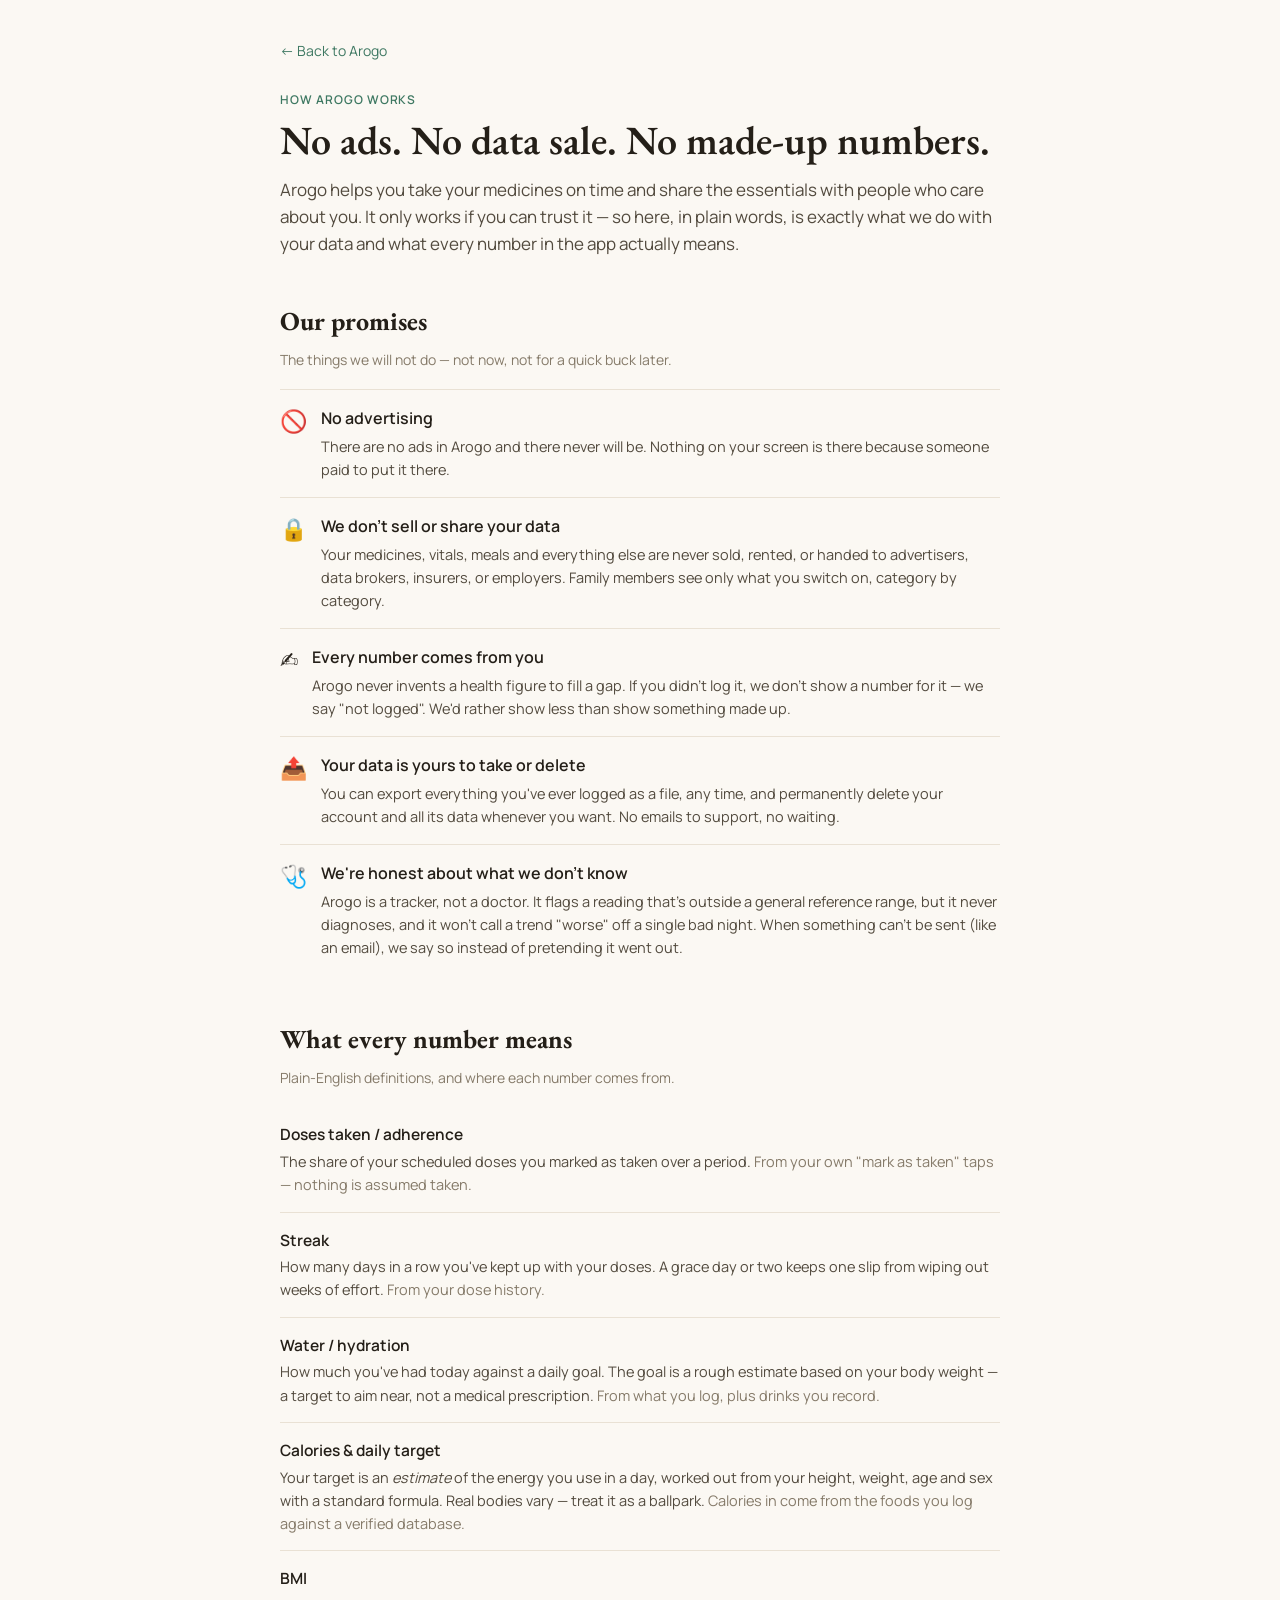
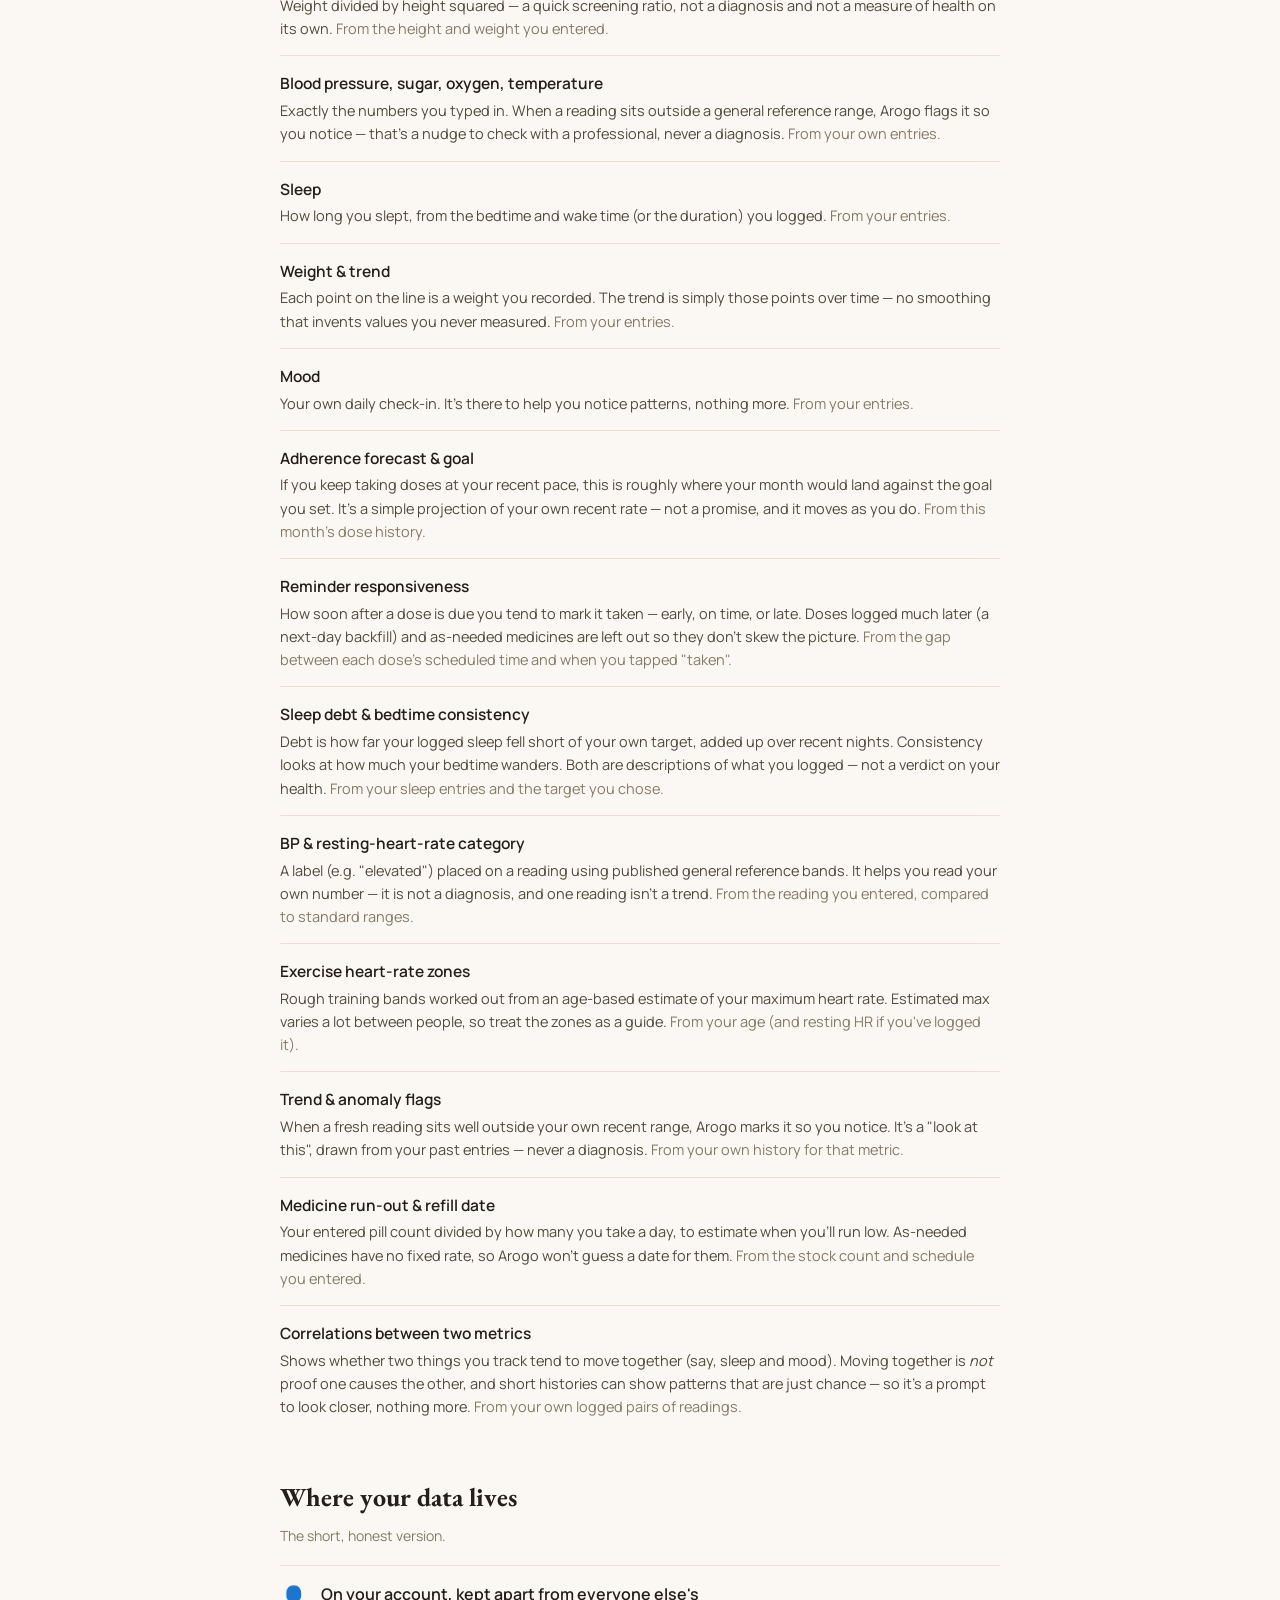
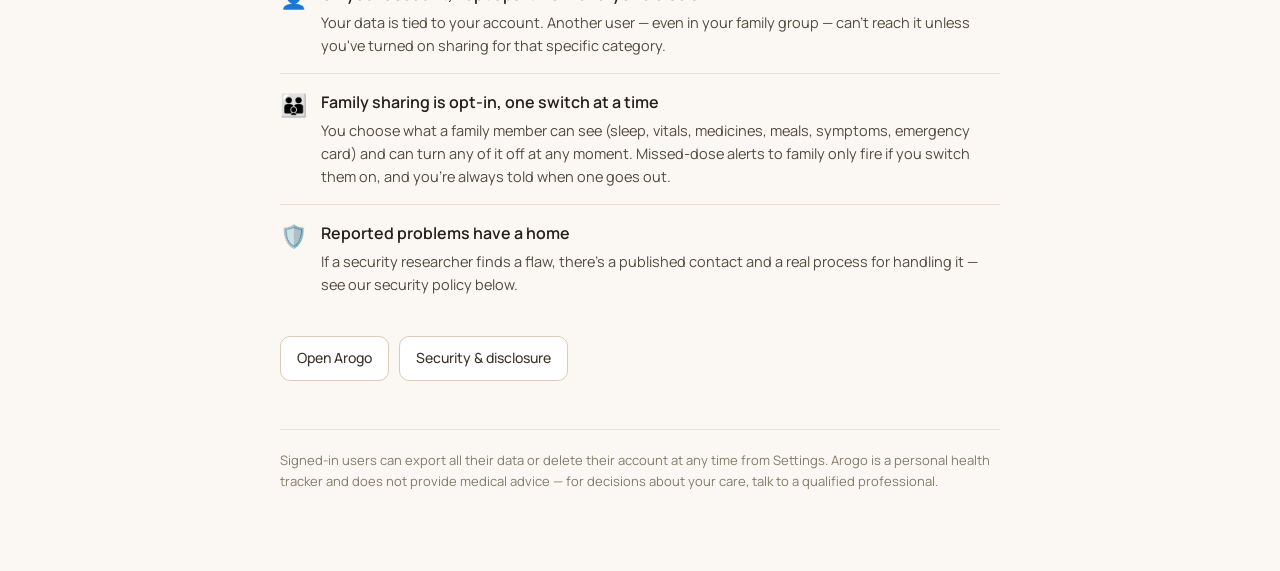
<file: templates/how_it_works.html>
<!DOCTYPE html>
<html lang="en">
<head>
<meta charset="UTF-8">
<meta name="viewport" content="width=device-width, initial-scale=1.0">
<title>How Arogo works — no ads, no data sale, honest numbers</title>
<meta name="description" content="What Arogo does with your data (nothing sneaky) and what every number in the app actually means.">
<meta name="theme-color" content="#20362D">
<link rel="icon" type="image/png" sizes="192x192" href="/static/icons/icon-192.png">
<link rel="preconnect" href="https://fonts.googleapis.com">
<link href="https://fonts.googleapis.com/css2?family=EB+Garamond:ital,wght@0,400;0,500;0,600;0,700;1,400&family=Manrope:wght@400;500;600;700&display=swap" rel="stylesheet">
<link rel="stylesheet" href="/static/css/style.css">
<style>
  .hiw-wrap { max-width: 760px; margin: 0 auto; padding: 40px 20px 80px; }
  .hiw-eyebrow { font-size: 12px; font-weight: 600; letter-spacing: .08em;
    text-transform: uppercase; color: var(--teal-600); margin-bottom: 8px; }
  .hiw-h1 { font-family: 'EB Garamond', serif; font-size: 40px; line-height: 1.1;
    color: var(--gray-900); margin-bottom: 14px; }
  .hiw-lede { font-size: 17px; line-height: 1.6; color: var(--gray-700); margin-bottom: 40px; }
  .hiw-section-title { font-family: 'EB Garamond', serif; font-size: 26px;
    color: var(--gray-900); margin: 44px 0 6px; }
  .hiw-section-sub { font-size: 14px; color: var(--gray-500); margin-bottom: 18px; }
  .hiw-promise { display: flex; gap: 14px; padding: 16px 0; border-top: 1px solid var(--gray-100); }
  .hiw-promise:first-of-type { border-top: none; }
  .hiw-promise .ico { font-size: 22px; flex-shrink: 0; line-height: 1.4; }
  .hiw-promise h3 { font-size: 16px; font-weight: 600; color: var(--gray-900); margin-bottom: 3px; }
  .hiw-promise p { font-size: 14.5px; line-height: 1.6; color: var(--gray-700); }
  .hiw-term { padding: 15px 0; border-top: 1px solid var(--gray-100); }
  .hiw-term:first-of-type { border-top: none; }
  .hiw-term dt { font-size: 15.5px; font-weight: 600; color: var(--gray-900); margin-bottom: 3px; }
  .hiw-term dd { font-size: 14.5px; line-height: 1.6; color: var(--gray-700); margin: 0; }
  .hiw-term .src { color: var(--gray-500); }
  .hiw-links { display: flex; flex-wrap: wrap; gap: 10px; margin-top: 24px; }
  .hiw-links a { font-size: 14px; font-weight: 500; text-decoration: none;
    color: var(--gray-800); background: var(--gray-0); border: 1px solid var(--gray-200);
    border-radius: 10px; padding: 10px 16px; }
  .hiw-links a:hover { border-color: var(--teal-400); }
  .hiw-back { display: inline-flex; align-items: center; gap: 6px; font-size: 14px;
    color: var(--teal-600); text-decoration: none; margin-bottom: 28px; }
  .hiw-foot { font-size: 13px; color: var(--gray-500); margin-top: 48px;
    padding-top: 20px; border-top: 1px solid var(--gray-100); line-height: 1.6; }
</style>
</head>
<body style="background: var(--gray-25);">
<div class="hiw-wrap">

  <a class="hiw-back" href="/">&larr; Back to Arogo</a>

  <div class="hiw-eyebrow">How Arogo works</div>
  <h1 class="hiw-h1">No ads. No data sale. No made-up numbers.</h1>
  <p class="hiw-lede">
    Arogo helps you take your medicines on time and share the essentials with people
    who care about you. It only works if you can trust it — so here, in plain words, is
    exactly what we do with your data and what every number in the app actually means.
  </p>

  <!-- ── Promises ── -->
  <h2 class="hiw-section-title">Our promises</h2>
  <p class="hiw-section-sub">The things we will not do — not now, not for a quick buck later.</p>

  <div class="hiw-promise">
    <span class="ico">🚫</span>
    <div><h3>No advertising</h3>
    <p>There are no ads in Arogo and there never will be. Nothing on your screen is there
    because someone paid to put it there.</p></div>
  </div>
  <div class="hiw-promise">
    <span class="ico">🔒</span>
    <div><h3>We don't sell or share your data</h3>
    <p>Your medicines, vitals, meals and everything else are never sold, rented, or handed
    to advertisers, data brokers, insurers, or employers. Family members see only what you
    switch on, category by category.</p></div>
  </div>
  <div class="hiw-promise">
    <span class="ico">✍️</span>
    <div><h3>Every number comes from you</h3>
    <p>Arogo never invents a health figure to fill a gap. If you didn't log it, we don't
    show a number for it — we say "not logged". We'd rather show less than show something
    made up.</p></div>
  </div>
  <div class="hiw-promise">
    <span class="ico">📤</span>
    <div><h3>Your data is yours to take or delete</h3>
    <p>You can export everything you've ever logged as a file, any time, and permanently
    delete your account and all its data whenever you want. No emails to support, no waiting.</p></div>
  </div>
  <div class="hiw-promise">
    <span class="ico">🩺</span>
    <div><h3>We're honest about what we don't know</h3>
    <p>Arogo is a tracker, not a doctor. It flags a reading that's outside a general
    reference range, but it never diagnoses, and it won't call a trend "worse" off a
    single bad night. When something can't be sent (like an email), we say so instead of
    pretending it went out.</p></div>
  </div>

  <!-- ── Glossary ── -->
  <h2 class="hiw-section-title">What every number means</h2>
  <p class="hiw-section-sub">Plain-English definitions, and where each number comes from.</p>

  <dl>
    <div class="hiw-term"><dt>Doses taken / adherence</dt>
      <dd>The share of your scheduled doses you marked as taken over a period.
      <span class="src">From your own "mark as taken" taps — nothing is assumed taken.</span></dd></div>
    <div class="hiw-term"><dt>Streak</dt>
      <dd>How many days in a row you've kept up with your doses. A grace day or two
      keeps one slip from wiping out weeks of effort.
      <span class="src">From your dose history.</span></dd></div>
    <div class="hiw-term"><dt>Water / hydration</dt>
      <dd>How much you've had today against a daily goal. The goal is a rough estimate
      based on your body weight — a target to aim near, not a medical prescription.
      <span class="src">From what you log, plus drinks you record.</span></dd></div>
    <div class="hiw-term"><dt>Calories &amp; daily target</dt>
      <dd>Your target is an <em>estimate</em> of the energy you use in a day, worked out
      from your height, weight, age and sex with a standard formula. Real bodies vary —
      treat it as a ballpark.
      <span class="src">Calories in come from the foods you log against a verified database.</span></dd></div>
    <div class="hiw-term"><dt>BMI</dt>
      <dd>Weight divided by height squared — a quick screening ratio, not a diagnosis and
      not a measure of health on its own.
      <span class="src">From the height and weight you entered.</span></dd></div>
    <div class="hiw-term"><dt>Blood pressure, sugar, oxygen, temperature</dt>
      <dd>Exactly the numbers you typed in. When a reading sits outside a general reference
      range, Arogo flags it so you notice — that's a nudge to check with a professional,
      never a diagnosis.
      <span class="src">From your own entries.</span></dd></div>
    <div class="hiw-term"><dt>Sleep</dt>
      <dd>How long you slept, from the bedtime and wake time (or the duration) you logged.
      <span class="src">From your entries.</span></dd></div>
    <div class="hiw-term"><dt>Weight &amp; trend</dt>
      <dd>Each point on the line is a weight you recorded. The trend is simply those points
      over time — no smoothing that invents values you never measured.
      <span class="src">From your entries.</span></dd></div>
    <div class="hiw-term"><dt>Mood</dt>
      <dd>Your own daily check-in. It's there to help you notice patterns, nothing more.
      <span class="src">From your entries.</span></dd></div>
    <div class="hiw-term"><dt>Adherence forecast &amp; goal</dt>
      <dd>If you keep taking doses at your recent pace, this is roughly where your month
      would land against the goal you set. It's a simple projection of your own recent
      rate — not a promise, and it moves as you do.
      <span class="src">From this month's dose history.</span></dd></div>
    <div class="hiw-term"><dt>Reminder responsiveness</dt>
      <dd>How soon after a dose is due you tend to mark it taken — early, on time, or late.
      Doses logged much later (a next-day backfill) and as-needed medicines are left out so
      they don't skew the picture.
      <span class="src">From the gap between each dose's scheduled time and when you tapped "taken".</span></dd></div>
    <div class="hiw-term"><dt>Sleep debt &amp; bedtime consistency</dt>
      <dd>Debt is how far your logged sleep fell short of your own target, added up over
      recent nights. Consistency looks at how much your bedtime wanders. Both are
      descriptions of what you logged — not a verdict on your health.
      <span class="src">From your sleep entries and the target you chose.</span></dd></div>
    <div class="hiw-term"><dt>BP &amp; resting-heart-rate category</dt>
      <dd>A label (e.g. "elevated") placed on a reading using published general reference
      bands. It helps you read your own number — it is not a diagnosis, and one reading
      isn't a trend.
      <span class="src">From the reading you entered, compared to standard ranges.</span></dd></div>
    <div class="hiw-term"><dt>Exercise heart-rate zones</dt>
      <dd>Rough training bands worked out from an age-based estimate of your maximum heart
      rate. Estimated max varies a lot between people, so treat the zones as a guide.
      <span class="src">From your age (and resting HR if you've logged it).</span></dd></div>
    <div class="hiw-term"><dt>Trend &amp; anomaly flags</dt>
      <dd>When a fresh reading sits well outside your own recent range, Arogo marks it so you
      notice. It's a "look at this", drawn from your past entries — never a diagnosis.
      <span class="src">From your own history for that metric.</span></dd></div>
    <div class="hiw-term"><dt>Medicine run-out &amp; refill date</dt>
      <dd>Your entered pill count divided by how many you take a day, to estimate when you'll
      run low. As-needed medicines have no fixed rate, so Arogo won't guess a date for them.
      <span class="src">From the stock count and schedule you entered.</span></dd></div>
    <div class="hiw-term"><dt>Correlations between two metrics</dt>
      <dd>Shows whether two things you track tend to move together (say, sleep and mood).
      Moving together is <em>not</em> proof one causes the other, and short histories can show
      patterns that are just chance — so it's a prompt to look closer, nothing more.
      <span class="src">From your own logged pairs of readings.</span></dd></div>
  </dl>

  <!-- ── Data handling ── -->
  <h2 class="hiw-section-title">Where your data lives</h2>
  <p class="hiw-section-sub">The short, honest version.</p>
  <div class="hiw-promise">
    <span class="ico">👤</span>
    <div><h3>On your account, kept apart from everyone else's</h3>
    <p>Your data is tied to your account. Another user — even in your family group — can't
    reach it unless you've turned on sharing for that specific category.</p></div>
  </div>
  <div class="hiw-promise">
    <span class="ico">👪</span>
    <div><h3>Family sharing is opt-in, one switch at a time</h3>
    <p>You choose what a family member can see (sleep, vitals, medicines, meals, symptoms,
    emergency card) and can turn any of it off at any moment. Missed-dose alerts to family
    only fire if you switch them on, and you're always told when one goes out.</p></div>
  </div>
  <div class="hiw-promise">
    <span class="ico">🛡️</span>
    <div><h3>Reported problems have a home</h3>
    <p>If a security researcher finds a flaw, there's a published contact and a real
    process for handling it — see our security policy below.</p></div>
  </div>

  <div class="hiw-links">
    <a href="/">Open Arogo</a>
    <a href="/.well-known/security.txt">Security &amp; disclosure</a>
  </div>

  <p class="hiw-foot">
    Signed-in users can export all their data or delete their account at any time from
    Settings. Arogo is a personal health tracker and does not provide medical advice —
    for decisions about your care, talk to a qualified professional.
  </p>

</div>
</body>
</html>
</file>
<file: static/css/style.css>
*, *::before, *::after { box-sizing: border-box; margin: 0; padding: 0; }
:root {
  /* Arogo "Warm Healing" — sage primary, warm-sand neutrals, terracotta accent.
     Variable names are kept from the MedEasy era; the values are the Arogo
     palette. (--teal-* = sage, --gray-* = warm sand, --purple-* = terracotta.) */
  --teal-50:#ECF3EF; --teal-100:#D3E5DC; --teal-200:#AECEC0; --teal-400:#6FA891; --teal-500:#4F8D74; --teal-600:#3E7862; --teal-700:#2E5B4B; --teal-900:#1D3A30;
  --blue-50:#EDF2F5; --blue-500:#5E8299; --blue-600:#4A6B80;
  --purple-50:#F9EBE0; --purple-500:#D07D4E; --purple-600:#B96539;
  --amber-50:#FBF3E6; --amber-100:#F5E4C8; --amber-500:#E0A34E; --amber-600:#B9803A;
  --red-50:#FBEDE9; --red-100:#F5D5CC; --red-500:#C15646; --red-600:#A6432F;
  --green-50:#EBF3ED; --green-500:#5A9E70; --green-600:#468A5B;
  /* --gray-400 is the muted "helper text" token (155 of its 157 uses are `color:`).
     Darkened from #A99D8B (~2.5:1, fails WCAG AA) to #736753 (≥4.5:1 on every light
     surface) so caption/label text is legible for everyone, not just Simple View.
     Dark theme keeps its own lighter --gray-400 below. */
  --gray-0:#FFFFFF; --gray-25:#FBF8F3; --gray-50:#F4EEE4; --gray-100:#E9E1D4; --gray-200:#D7CCBB; --gray-400:#736753; --gray-500:#857A69; --gray-600:#6B6153; --gray-700:#524A3E; --gray-800:#3B342B; --gray-900:#241F18;
  --clay-500:#D07D4E; --clay-600:#B96539;
  --sidebar-w:232px; --r-sm:6px; --r-md:10px; --r-lg:14px; --r-xl:20px;
  --shadow-sm:0 1px 3px rgba(58,45,30,.09),0 1px 2px rgba(58,45,30,.06);
  --shadow-md:0 4px 16px rgba(58,45,30,.11);
  --shadow-lg:0 12px 40px rgba(58,45,30,.16);
}
body { font-family:'Manrope',sans-serif; background:var(--gray-25); color:var(--gray-900); font-size:14px; line-height:1.6; min-height:100vh; }
.app-shell { display:flex; min-height:100vh; }

/* ── SIDEBAR ── */
.sidebar { width:var(--sidebar-w); background:#20362D; display:flex; flex-direction:column; padding:0; position:fixed; top:0; left:0; bottom:0; z-index:100; }
.logo { display:flex; align-items:center; gap:11px; padding:22px 20px 20px; border-bottom:1px solid rgba(255,255,255,.06); }
.logo-icon { flex-shrink:0; }
.logo-name { font-family:'EB Garamond',serif; font-size:17px; color:#fff; letter-spacing:-.3px; line-height:1.1; }
.logo-sub { font-size:10px; color:rgba(255,255,255,.35); letter-spacing:.08em; text-transform:uppercase; margin-top:1px; }
.sidebar-nav { display:flex; flex-direction:column; gap:1px; padding:16px 12px; flex:1; overflow-y:auto; }
.nav-section-label { font-size:10px; font-weight:600; color:rgba(255,255,255,.25); letter-spacing:.1em; text-transform:uppercase; padding:12px 8px 6px; }
/* Collapsible nav groups — tame a 30-item sidebar into scannable sections. */
.nav-group-head { width:100%; display:flex; align-items:center; justify-content:space-between; gap:8px;
  background:none; border:none; cursor:pointer; font-family:inherit; text-align:left;
  font-size:10px; font-weight:600; color:rgba(255,255,255,.28); letter-spacing:.1em;
  text-transform:uppercase; padding:12px 8px 6px; }
.nav-group-head:hover { color:rgba(255,255,255,.55); }
.nav-group-chev { color:rgba(255,255,255,.3); transition:transform .2s ease; flex-shrink:0; }
.nav-group.collapsed .nav-group-chev { transform:rotate(-90deg); }
.nav-group.collapsed .nav-group-items { display:none; }
:root[data-mode="simple"] .sidebar-nav .nav-group-head { display:none; }
:root[data-mode="simple"] .sidebar-nav .nav-group.collapsed .nav-group-items { display:block; }
.nav-item { display:flex; align-items:center; gap:10px; padding:9px 12px; border-radius:var(--r-md); color:rgba(255,255,255,.45); text-decoration:none; font-size:13.5px; font-weight:400; transition:all .15s; position:relative; }
.nav-item:hover { color:rgba(255,255,255,.85); background:rgba(255,255,255,.05); }
.nav-item.active { color:#fff; background:rgba(79,141,116,.3); }
.nav-item.active::before { content:''; position:absolute; left:0; top:50%; transform:translateY(-50%); width:3px; height:18px; border-radius:0 2px 2px 0; background:var(--teal-400); }
.nav-badge { margin-left:auto; background:var(--red-500); color:#fff; font-size:10px; font-weight:700; padding:2px 6px; border-radius:99px; min-width:18px; text-align:center; }
/* Primary nav item (Medicines — the core adherence loop): a persistent, quiet
   teal accent + brighter label so it reads as the hub without shouting. */
.nav-item--primary { color:rgba(255,255,255,.72); font-weight:500; }
.nav-item--primary:not(.active)::before { content:''; position:absolute; left:0; top:50%; transform:translateY(-50%); width:3px; height:14px; border-radius:0 2px 2px 0; background:var(--teal-400); opacity:.55; }

/* Accessibility: a clear focus ring for keyboard users only (:focus-visible
   keeps mouse clicks clean). Applies app-wide to buttons/links/inputs/toggles. */
:focus-visible {
  outline: 2px solid var(--teal-500);
  outline-offset: 2px;
  border-radius: 4px;
}
.nav-item:focus-visible { outline-offset: -2px; }
[data-theme="dark"] :focus-visible { outline-color: var(--teal-400); }

/* Screen-reader-only text: present in the a11y tree, invisible on screen. */
.sr-only {
  position: absolute !important; width: 1px; height: 1px; padding: 0; margin: -1px;
  overflow: hidden; clip: rect(0,0,0,0); white-space: nowrap; border: 0;
}

/* Skip link: hidden until a keyboard user Tabs to it, then it drops into view
   at the top-left so they can jump straight past the nav to #app-main. */
.skip-link {
  position: fixed; top: -60px; left: 12px; z-index: 10001;
  background: var(--teal-600, #146c5f); color: #fff; padding: 10px 16px;
  border-radius: 0 0 8px 8px; font-size: 14px; font-weight: 600;
  text-decoration: none; transition: top .15s ease;
}
.skip-link:focus { top: 0; outline: 2px solid #fff; outline-offset: 2px; }

/* Honour a reduced-motion preference across the whole app (the Q1 pass only
   silenced two specific animations). Near-instant, not zero, so state still
   changes are perceptible. */
@media (prefers-reduced-motion: reduce) {
  *, *::before, *::after {
    animation-duration: .01ms !important; animation-iteration-count: 1 !important;
    transition-duration: .01ms !important; scroll-behavior: auto !important;
  }
}

/* Stronger focus ring + borders when the user asks for more contrast. */
@media (prefers-contrast: more) {
  :focus-visible { outline-width: 3px; outline-offset: 3px; }
  .btn-primary, .btn-secondary, .nav-item.active { outline: 1px solid currentColor; }
}
.sidebar-bottom { padding:16px 12px 20px; border-top:1px solid rgba(255,255,255,.06); }
.user-card { display:flex; align-items:center; gap:10px; padding:10px 10px; border-radius:var(--r-md); background:rgba(255,255,255,.04); }
.user-avatar { width:32px; height:32px; border-radius:50%; background:linear-gradient(135deg,var(--teal-500),var(--teal-700)); color:#fff; display:flex; align-items:center; justify-content:center; font-size:12px; font-weight:600; flex-shrink:0; }
.user-name { font-size:13px; font-weight:500; color:#fff; }
.user-role { font-size:11px; color:rgba(255,255,255,.35); }
.user-info { flex:1; }
.user-status { width:8px; height:8px; border-radius:50%; background:var(--green-500); flex-shrink:0; box-shadow:0 0 0 2px rgba(22,163,74,.2); }

/* ── MAIN ── */
/* min-width:0 so this flex child can shrink to the space actually available.
   Without it a flex item keeps its `min-width:auto` (min-content) size and
   grows to include the vertical scrollbar's width, giving the whole app a few
   px of phantom horizontal scroll on mobile. */
.main-content { margin-left:var(--sidebar-w); flex:1; min-width:0; padding:28px 32px; min-height:100vh; }
.view { display:none; }
.view.active { display:block; }

/* ── PAGE HEADER ── */
.page-header { display:flex; align-items:flex-start; justify-content:space-between; margin-bottom:24px; }
.page-greeting { font-size:12px; font-weight:500; color:var(--teal-600); text-transform:uppercase; letter-spacing:.07em; margin-bottom:4px; }
.page-title { font-family:'EB Garamond',serif; font-size:27px; color:var(--gray-900); letter-spacing:-.4px; line-height:1.2; }
.page-subtitle { color:var(--gray-400); font-size:13px; margin-top:3px; }
.header-date { font-size:13px; color:var(--gray-400); font-family:'JetBrains Mono',monospace; background:var(--gray-0); border:1px solid var(--gray-100); padding:8px 14px; border-radius:var(--r-md); }
.header-actions { display:flex; gap:10px; }

/* ── BUTTONS ── */
.btn-primary { display:inline-flex; align-items:center; gap:7px; background:var(--teal-600); color:#fff; border:none; padding:9px 18px; border-radius:var(--r-md); font-size:13.5px; font-weight:500; font-family:'Manrope',sans-serif; cursor:pointer; transition:all .15s; }
.btn-primary:hover { background:var(--teal-700); }
.btn-primary:active { transform:scale(.98); }
.btn-outline { display:inline-flex; align-items:center; gap:7px; background:var(--gray-0); color:var(--gray-600); border:1px solid var(--gray-200); padding:8px 16px; border-radius:var(--r-md); font-size:13.5px; font-family:'Manrope',sans-serif; cursor:pointer; transition:all .15s; }
.btn-outline:hover { border-color:var(--gray-400); color:var(--gray-800); }
.btn-outline-sm { display:inline-flex; align-items:center; background:transparent; color:var(--teal-600); border:1px solid var(--teal-200); padding:6px 13px; border-radius:var(--r-sm); font-size:12.5px; font-family:'Manrope',sans-serif; cursor:pointer; transition:all .15s; white-space:nowrap; }
.btn-outline-sm:hover { background:var(--teal-50); }
.btn-icon { display:inline-flex; align-items:center; justify-content:center; background:transparent; border:none; color:var(--gray-400); width:30px; height:30px; border-radius:var(--r-sm); cursor:pointer; transition:all .15s; }
.btn-icon:hover { background:var(--gray-100); color:var(--gray-700); }
.btn-danger { background:transparent; border:1px solid var(--red-100); color:var(--red-600); padding:8px 16px; border-radius:var(--r-md); font-size:13px; font-family:'Manrope',sans-serif; cursor:pointer; transition:all .15s; }
.btn-danger:hover { background:var(--red-50); }

/* ── PANELS ── */
.panel { background:var(--gray-0); border:1px solid var(--gray-100); border-radius:var(--r-lg); padding:20px 22px; box-shadow:var(--shadow-sm); }
.panel--wide { grid-column:1/-1; }
.panel-header { display:flex; align-items:center; justify-content:space-between; margin-bottom:16px; }
.panel-title { font-size:14px; font-weight:600; color:var(--gray-800); }
.panel-link { font-size:12.5px; color:var(--teal-600); text-decoration:none; }
.panel-link:hover { text-decoration:underline; }
.panel-badge { font-size:10.5px; padding:3px 9px; border-radius:99px; background:var(--teal-50); color:var(--teal-700); font-weight:500; }
/* Trust line on the private "diary" tabs (journal/mood, cycle) — reassures a
   young user their innermost logs stay theirs, even from a managing caregiver. */
.privacy-note { font-size:12px; line-height:1.5; color:var(--teal-700); background:var(--teal-50);
  border:1px solid var(--teal-100,#d3e4dc); border-radius:9px; padding:8px 12px; margin:0 0 14px; }

/* Mood-trigger chips in the journal composer + on saved cards */
.composer-triggers { padding:2px 2px 10px; }
.composer-triggers .composer-label { display:block; margin-bottom:7px; }
.trigger-chips { display:flex; flex-wrap:wrap; gap:6px; }
.trigger-chip { font-size:12px; padding:5px 11px; border-radius:99px; cursor:pointer;
  background:var(--gray-50); border:1px solid var(--gray-100,#e5e7eb); color:var(--gray-600);
  transition:all .12s; }
.trigger-chip:hover { border-color:var(--teal-300,#8fbfaa); }
.trigger-chip.selected { background:var(--teal-50); border-color:var(--teal-500,#3E7862);
  color:var(--teal-700); font-weight:500; }
.thought-triggers { display:flex; flex-wrap:wrap; gap:5px; margin-top:8px; }
.trigger-badge { font-size:11px; padding:2px 8px; border-radius:99px;
  background:var(--gray-50); color:var(--gray-500); }

/* Trigger-pattern insight above the feed */
.trigger-insight { font-size:12.5px; line-height:1.5; color:var(--gray-600);
  background:var(--amber-50,#fdf6ec); border:1px solid var(--amber-100,#f5e6c8);
  border-radius:9px; padding:8px 12px; margin:0 0 14px; }

/* Breathing / grounding tool */
.breathe-overlay { position:fixed; inset:0; background:rgba(20,18,16,.72); z-index:9999;
  display:flex; flex-direction:column; align-items:center; justify-content:center; gap:26px; }
.breathe-circle { width:150px; height:150px; border-radius:50%;
  background:radial-gradient(circle at 40% 35%, var(--teal-300,#8fbfaa), var(--teal-600,#356b56));
  display:flex; align-items:center; justify-content:center; color:#fff; font-size:15px; font-weight:600;
  transition:transform 4s ease-in-out; box-shadow:0 0 60px rgba(62,120,98,.5); }
.breathe-circle.inhale { transform:scale(1.5); }
.breathe-circle.exhale { transform:scale(1); }
.breathe-caption { color:#fff; font-size:14px; opacity:.85; }
.breathe-close { color:#fff; background:transparent; border:1px solid rgba(255,255,255,.5);
  border-radius:99px; padding:8px 20px; font-size:13px; cursor:pointer; }
@media (prefers-reduced-motion: reduce) { .breathe-circle { transition:none; } }

/* Body-recomposition read — weight + body-fat + protein, honestly combined */
.recomp-card { border-left:3px solid var(--teal-500,#3E7862); }
.recomp-head { display:flex; gap:12px; align-items:flex-start; }
.recomp-emoji { font-size:24px; line-height:1; }
.recomp-title { font-size:15px; font-weight:700; color:var(--gray-800,#2b2a27); }
.recomp-sub { font-size:13px; color:var(--gray-500); line-height:1.5; margin-top:3px; }
.recomp-stats { display:flex; gap:22px; flex-wrap:wrap; margin:14px 0 4px; }
.recomp-stat b { display:block; font-size:17px; font-weight:700; color:var(--teal-700); }
.recomp-stat span { font-size:11px; color:var(--gray-400); text-transform:uppercase; letter-spacing:.03em; }
.recomp-window { font-size:11px; color:var(--gray-400); margin-top:10px; }

/* Cycle: regularity note + symptom logging */
.cycle-regularity { font-size:12.5px; line-height:1.5; color:var(--gray-700);
  background:var(--amber-50,#fdf6ec); border:1px solid var(--amber-100,#f5e6c8);
  border-radius:9px; padding:9px 12px; margin:12px 0; }
.cycle-symptoms { margin:14px 0; padding-top:14px; border-top:1px solid var(--gray-50,#f1efe9); }
.cycle-symptoms .composer-label { display:block; margin-bottom:8px; font-size:12px; color:var(--gray-500); }
.cycle-flow-row { display:flex; align-items:center; gap:6px; flex-wrap:wrap; margin-top:4px; }
.cycle-flow-label { font-size:12px; color:var(--gray-500); margin-right:2px; }
.flow-btn { font-size:12px; padding:4px 12px; border-radius:99px; cursor:pointer;
  background:var(--gray-50); border:1px solid var(--gray-100,#e5e7eb); color:var(--gray-600); }
.flow-btn.selected { background:#F6E1D4; border-color:var(--purple-500,#D07D4E);
  color:var(--purple-600,#b5632f); font-weight:500; }
.cycle-sym-summary { font-size:12px; color:var(--gray-500); margin-top:12px; }

/* Peer streak-share button on the adherence streak banner */
.adh-streak-share { margin-left:auto; font-size:11px; padding:3px 12px; border-radius:99px;
  cursor:pointer; background:rgba(255,255,255,.25); border:1px solid rgba(255,255,255,.5);
  color:inherit; white-space:nowrap; }
.adh-streak-share:hover { background:rgba(255,255,255,.4); }

/* Lab results */
.lab-note { font-size:12px; line-height:1.5; color:var(--gray-500); background:var(--gray-50);
  border-radius:9px; padding:9px 12px; margin:6px 0 14px; }
.lab-form { display:flex; gap:8px; flex-wrap:wrap; align-items:center; }
.lab-form select { max-width:280px; }
.lab-unit { font-size:13px; color:var(--gray-400); min-width:34px; }
.lab-row { display:flex; align-items:center; gap:12px; padding:10px 0; border-bottom:1px solid var(--gray-50); }
.lab-row:last-child { border-bottom:none; }
.lab-row-main { flex:1; min-width:140px; }
.lab-name { font-size:14px; font-weight:600; display:flex; align-items:center; gap:8px; flex-wrap:wrap; }
.lab-meta { font-size:11.5px; color:var(--gray-400); margin-top:2px; }
.lab-value { font-size:18px; font-weight:700; color:var(--gray-700); white-space:nowrap; }
.lab-value.lab-high { color:#B45309; } .lab-value.lab-low { color:#2563EB; } .lab-value.lab-ok { color:var(--teal-600); }
.lab-value-unit { font-size:11px; font-weight:500; color:var(--gray-400); margin-left:3px; }
.lab-badge { font-size:10px; font-weight:600; padding:2px 8px; border-radius:99px; }
.lab-badge.lab-ok   { background:var(--teal-50); color:var(--teal-700); }
.lab-badge.lab-high { background:#FEF3E2; color:#B45309; }
.lab-badge.lab-low  { background:#E7F0FE; color:#2563EB; }
.lab-trend { padding:6px 0 12px; }
.lab-trend-wrap { background:var(--gray-25,#faf8f4); border-radius:10px; padding:10px 12px; }
.lab-trend-svg { width:100%; height:90px; display:block; }
.lab-trend-legend, .lab-trend-single { font-size:11.5px; color:var(--gray-400); margin-top:6px; }
.lab-trend-single { padding:8px 12px; }

/* Health spending */
.spend-form { display:flex; gap:8px; flex-wrap:wrap; align-items:center; }
.spend-monthnav { display:flex; align-items:center; gap:14px; justify-content:center; margin-bottom:12px; }
.spend-month { font-size:14px; font-weight:600; color:var(--gray-700); min-width:150px; text-align:center; }
.spend-hero { text-align:center; }
.spend-oop { font-size:34px; font-weight:800; color:var(--teal-700); letter-spacing:-.5px; }
.spend-oop-label { font-size:12px; color:var(--gray-400); text-transform:uppercase; letter-spacing:.04em; margin-top:2px; }
.spend-covered { font-size:12.5px; color:var(--gray-500); margin-top:8px; }
.spend-trend { display:flex; gap:8px; align-items:flex-end; justify-content:center; margin-top:16px; height:64px; }
.spend-trend-col { display:flex; flex-direction:column; align-items:center; gap:4px; }
.spend-trend-bar { width:26px; background:var(--teal-200,#AECEC0); border-radius:4px 4px 0 0; }
.spend-trend-lbl { font-size:10px; color:var(--gray-400); }
.spend-cat-row { display:flex; align-items:center; gap:12px; padding:6px 0; }
.spend-cat-name { font-size:13px; min-width:150px; }
.spend-cat-bar { flex:1; height:8px; background:var(--gray-50); border-radius:99px; overflow:hidden; }
.spend-cat-fill { height:100%; background:var(--teal-400,#6FA891); border-radius:99px; }
.spend-cat-amt { font-size:13px; font-weight:600; color:var(--gray-700); min-width:64px; text-align:right; }
.spend-row { display:flex; align-items:center; gap:12px; padding:9px 0; border-bottom:1px solid var(--gray-50); }
.spend-row:last-child { border-bottom:none; }
.spend-row-main { flex:1; min-width:140px; }
.spend-row-title { font-size:13.5px; font-weight:500; }
.spend-row-meta { font-size:11.5px; color:var(--gray-400); margin-top:2px; }
.spend-row-amt { font-size:15px; font-weight:700; color:var(--gray-700); white-space:nowrap; }

/* Records vault: document-type filter chips + visit-pack button */
.doc-type-bar { display:flex; align-items:center; gap:12px; margin:4px 0 16px; flex-wrap:wrap; }
.doc-type-chips { display:flex; gap:6px; flex-wrap:wrap; flex:1; }
.doc-type-chip { font-size:12.5px; padding:5px 12px; border-radius:99px; cursor:pointer;
  background:var(--gray-50); border:1px solid var(--gray-100,#e5e7eb); color:var(--gray-600); }
.doc-type-chip:hover { border-color:var(--teal-300,#8fbfaa); }
.doc-type-chip.active { background:var(--teal-500,#3E7862); border-color:var(--teal-500,#3E7862); color:#fff; }

/* Condition dashboards */
.cond-grid { display:grid; grid-template-columns:repeat(auto-fill,minmax(220px,1fr)); gap:14px; }
.cond-card { text-align:left; background:var(--gray-0,#fff); border:1px solid var(--gray-100,#e5e7eb);
  border-radius:14px; padding:18px; cursor:pointer; display:flex; flex-direction:column; gap:6px; transition:all .12s; }
.cond-card:hover { border-color:var(--teal-400,#6FA891); box-shadow:var(--shadow-sm); transform:translateY(-1px); }
.cond-emoji { font-size:26px; } .cond-emoji-lg { font-size:34px; }
.cond-name { font-size:15px; font-weight:700; color:var(--gray-800); }
.cond-blurb { font-size:12px; color:var(--gray-400); line-height:1.5; }
.cond-head { display:flex; gap:14px; align-items:center; }
.cond-title { font-size:18px; font-weight:800; }
.cond-sub { font-size:13px; color:var(--gray-500); margin-top:2px; }
.cond-section-title { font-size:12px; font-weight:700; text-transform:uppercase; letter-spacing:.05em; color:var(--gray-400); margin-bottom:12px; }
.cond-metrics { display:grid; grid-template-columns:repeat(auto-fill,minmax(150px,1fr)); gap:12px; }
.cond-metric { background:var(--gray-25,#faf8f4); border-radius:11px; padding:12px 14px; }
.cond-metric.cond-missing { opacity:.7; }
.cond-metric-name { font-size:12.5px; font-weight:600; display:flex; align-items:center; gap:6px; flex-wrap:wrap; }
.cond-metric-val { font-size:22px; font-weight:800; margin-top:4px; color:var(--gray-800); }
.cond-metric-val.lab-high { color:#B45309; } .cond-metric-val.lab-low { color:#2563EB; } .cond-metric-val.lab-ok { color:var(--teal-600); }
.cond-metric-unit { font-size:11px; font-weight:500; color:var(--gray-400); margin-left:3px; }
.cond-metric-meta { font-size:10.5px; color:var(--gray-400); margin-top:3px; }
.cond-metric-empty { font-size:12px; color:var(--gray-400); margin-top:6px; }
.cond-meds { display:flex; flex-wrap:wrap; gap:8px; }
.cond-med { font-size:13px; background:var(--teal-50); color:var(--teal-700); border-radius:99px; padding:5px 12px; }
.cond-empty-line { font-size:13px; color:var(--gray-400); line-height:1.5; }
.cond-cycle-reg { font-size:13.5px; color:var(--gray-700); line-height:1.5; }

/* Immunizations */
.vax-form { display:flex; gap:8px; flex-wrap:wrap; align-items:center; }
.vax-due-banner { background:var(--amber-50,#fdf6ec); border:1px solid var(--amber-100,#f5e6c8);
  border-radius:12px; padding:14px 16px; margin-bottom:16px; }
.vax-due-title { font-size:14px; font-weight:700; margin-bottom:8px; }
.vax-due-row { display:flex; justify-content:space-between; font-size:13px; padding:3px 0; gap:12px; }
.vax-due-when { color:var(--gray-500); white-space:nowrap; }
.vax-due-when.vax-overdue { color:#B4443A; font-weight:600; }
.vax-due-note { font-size:11px; color:var(--gray-400); margin-top:8px; }
.vax-row { display:flex; align-items:flex-start; gap:12px; padding:10px 0; border-bottom:1px solid var(--gray-50); flex-wrap:wrap; }
.vax-row:last-child { border-bottom:none; }
.vax-row-main { flex:1; min-width:150px; }
.vax-name { font-size:14px; font-weight:600; }
.vax-count { font-size:11px; color:var(--teal-600); background:var(--teal-50); border-radius:99px; padding:1px 7px; }
.vax-meta { font-size:11.5px; color:var(--gray-400); margin-top:2px; }
.vax-doses { display:flex; flex-wrap:wrap; gap:6px; }
.vax-dose-chip { font-size:11.5px; background:var(--gray-50); border-radius:99px; padding:3px 9px; color:var(--gray-600); display:inline-flex; align-items:center; gap:5px; }
.vax-dose-x { border:none; background:transparent; color:var(--gray-300); cursor:pointer; font-size:11px; padding:0; }
.vax-dose-x:hover { color:#DC2626; }

/* Health timeline */
.tl-filter { display:flex; gap:6px; flex-wrap:wrap; margin-bottom:16px; }
.tl-chip { font-size:12.5px; padding:5px 12px; border-radius:99px; cursor:pointer;
  background:var(--gray-50); border:1px solid var(--gray-100,#e5e7eb); color:var(--gray-600); }
.tl-chip:hover { border-color:var(--teal-300,#8fbfaa); }
.tl-chip.active { background:var(--teal-500,#3E7862); border-color:var(--teal-500,#3E7862); color:#fff; }
.tl-chip.tl-clear { color:var(--gray-400); }
.tl-month-label { font-size:12px; font-weight:700; text-transform:uppercase; letter-spacing:.05em;
  color:var(--gray-400); margin:16px 0 8px; padding-left:2px; }
.tl-month { position:relative; padding-left:8px; }
.tl-event { display:flex; align-items:flex-start; gap:12px; padding:8px 0; position:relative; }
.tl-dot { width:26px; height:26px; border-radius:50%; flex-shrink:0; display:flex; align-items:center;
  justify-content:center; font-size:12px; color:#fff; z-index:1; }
.tl-month .tl-event:not(:last-child) .tl-dot::after { content:''; position:absolute; left:12px; top:26px;
  width:2px; height:calc(100% - 18px); background:var(--gray-100,#e5e7eb); z-index:0; }
.tl-body { flex:1; min-width:0; }
.tl-title { font-size:14px; font-weight:600; color:var(--gray-800); }
.tl-detail { font-size:12.5px; color:var(--gray-500); margin-top:1px; }
.tl-date { font-size:11.5px; color:var(--gray-400); white-space:nowrap; padding-top:4px; }
.tl-more { font-size:12px; color:var(--gray-400); text-align:center; margin-top:14px; }

/* Dependents / family profiles */
.dep-form, .dep-rec-form { display:flex; gap:8px; flex-wrap:wrap; align-items:center; }
.dep-grid { display:grid; grid-template-columns:repeat(auto-fill,minmax(240px,1fr)); gap:12px; }
.dep-card { display:flex; align-items:center; gap:12px; text-align:left; background:var(--gray-0,#fff);
  border:1px solid var(--gray-100,#e5e7eb); border-radius:14px; padding:14px 16px; cursor:pointer; transition:all .12s; }
.dep-card:hover { border-color:var(--teal-400,#6FA891); box-shadow:var(--shadow-sm); }
.dep-avatar { width:42px; height:42px; border-radius:50%; background:var(--teal-50); display:flex;
  align-items:center; justify-content:center; font-size:20px; flex-shrink:0; }
.dep-avatar--lg { width:54px; height:54px; font-size:26px; }
.dep-card-body { flex:1; min-width:0; }
.dep-card-name { font-size:15px; font-weight:700; color:var(--gray-800); }
.dep-age, .dep-detail-rel .dep-age { font-size:11px; color:var(--gray-400); font-weight:500; }
.dep-card-rel { font-size:12.5px; color:var(--gray-500); margin-top:1px; }
.dep-counts { display:flex; gap:6px; margin-top:6px; flex-wrap:wrap; }
.dep-count { font-size:11px; background:var(--gray-50); color:var(--gray-500); border-radius:99px; padding:2px 8px; }
.dep-chevron { color:var(--gray-300); font-size:20px; }
.dep-head { display:flex; align-items:center; gap:14px; }
.dep-detail-name { font-size:18px; font-weight:800; }
.dep-detail-rel { font-size:13px; color:var(--gray-500); margin-top:2px; }
.dep-detail-notes { font-size:12.5px; color:var(--gray-500); margin-top:6px; }
.dep-rec-row { display:flex; align-items:center; gap:12px; padding:8px 0; border-bottom:1px solid var(--gray-50); }
.dep-rec-row:last-child { border-bottom:none; }
.dep-rec-main { flex:1; min-width:0; }
.dep-rec-label { font-size:13.5px; font-weight:500; }
.dep-rec-detail { font-size:12px; color:var(--gray-400); }
.dep-rec-date { font-size:11.5px; color:var(--gray-400); white-space:nowrap; }
.panel-badge--ai { background:linear-gradient(135deg,#F9EBE0,#F6E1D4); color:var(--purple-600); }

/* Personal vital target ranges */
.vt-note { font-size:12px; color:var(--gray-400); font-style:italic; margin:0 0 10px; }
.vt-row { display:flex; align-items:center; gap:10px; flex-wrap:wrap; padding:8px 0; border-bottom:1px solid var(--gray-50); }
.vt-row:last-child { border-bottom:none; }
.vt-name { flex:1; min-width:120px; font-size:13.5px; font-weight:600; color:var(--gray-700); }
.vt-unit { font-size:11px; color:var(--gray-400); font-weight:400; }
.vt-band { font-size:12.5px; color:var(--gray-500); min-width:90px; }
.vt-none { color:var(--gray-300); font-style:italic; }
.vt-flag { font-size:11px; font-weight:600; border-radius:99px; padding:1px 8px; }
.vt-in { background:var(--teal-50); color:var(--teal-700); }
.vt-below, .vt-above { background:#FBECEA; color:#B4443A; }
.vt-editor { display:flex; gap:6px; align-items:center; width:100%; margin-top:8px; }

/* Dose-timing hygiene */
.tc-panel { background:#FBF6EC; border:1px solid #F0E4CC; }
.tc-head { font-size:13px; font-weight:700; color:var(--gray-700); margin-bottom:8px; }
.tc-row { display:flex; gap:10px; align-items:baseline; padding:4px 0; font-size:13px; }
.tc-time { font-weight:700; color:var(--amber-600,#d08700); white-space:nowrap; }
.tc-detail { color:var(--gray-700); }
.tc-note { font-size:11px; color:var(--gray-400); font-style:italic; margin-top:8px; line-height:1.5; }

/* Med budget & run-out forecast */
.mb-hero-grid { display:flex; gap:14px; flex-wrap:wrap; }
.mb-hero-grid > div { flex:1; min-width:90px; text-align:center; }
.mb-hero-n { font-size:22px; font-weight:700; color:var(--teal-700); }
.mb-hero-l { font-size:11.5px; color:var(--gray-400); margin-top:2px; }
.mb-cost-list { margin-top:14px; }
.mb-cost-row { display:flex; justify-content:space-between; gap:10px; font-size:13px; padding:5px 0; border-bottom:1px solid var(--gray-50); }
.mb-cost-row:last-child { border-bottom:none; }
.mb-run-row { display:flex; align-items:center; gap:12px; padding:8px 0; border-bottom:1px solid var(--gray-50); font-size:13.5px; }
.mb-run-row:last-child { border-bottom:none; }
.mb-run-name { flex:1; min-width:0; font-weight:600; color:var(--gray-800); }
.mb-run-days { color:var(--gray-500); white-space:nowrap; }
.mb-run-date { color:var(--gray-400); white-space:nowrap; font-size:12px; }
.mb-run-low .mb-run-days { color:#B4443A; font-weight:600; }

/* Medication dose taper */
.tp-pick { display:flex; align-items:center; gap:10px; }
.tp-form { display:flex; gap:8px; flex-wrap:wrap; align-items:center; }
.tp-timeline { position:relative; }
.tp-step { display:flex; align-items:center; gap:12px; padding:9px 0; position:relative; }
.tp-step-dot { width:12px; height:12px; border-radius:50%; background:var(--gray-200,#d1d5db); flex-shrink:0; }
.tp-step--current .tp-step-dot { background:var(--teal-600,#4C9A5E); box-shadow:0 0 0 4px var(--teal-50,#eef5f1); }
.tp-step--past { opacity:.55; }
.tp-step--past .tp-step-dot { background:var(--gray-300,#c7c7c7); }
.tp-step-main { flex:1; min-width:0; }
.tp-step-dose { font-size:15px; font-weight:700; color:var(--gray-800); }
.tp-step--current .tp-step-dose { color:var(--teal-700); }
.tp-now { font-size:10.5px; font-weight:600; background:var(--teal-50); color:var(--teal-700); border-radius:99px; padding:1px 8px; margin-left:4px; }
.tp-step-meta { font-size:12px; color:var(--gray-400); margin-top:1px; }
.tp-ov-head { font-size:12px; font-weight:700; text-transform:uppercase; letter-spacing:.03em; color:var(--gray-500); margin-bottom:8px; }
.tp-ov-row { display:flex; justify-content:space-between; gap:10px; font-size:13.5px; padding:6px 0; cursor:pointer; border-bottom:1px solid var(--gray-50); }
.tp-ov-row:last-child { border-bottom:none; }
.tp-ov-row:hover { color:var(--teal-700); }
.tp-ov-dose { color:var(--gray-500); font-weight:600; }

/* Meal planner + grocery list */
.mp-form { display:flex; gap:8px; flex-wrap:wrap; align-items:center; }
.mp-day--today { border-left:3px solid var(--teal-500,#4C9A5E); }
.mp-day-head { font-size:14px; font-weight:700; color:var(--gray-800); margin-bottom:8px; }
.mp-today-tag { font-size:11px; font-weight:600; color:var(--teal-700); }
.mp-slot { margin-bottom:8px; }
.mp-slot:last-child { margin-bottom:0; }
.mp-slot-head { font-size:11.5px; font-weight:600; color:var(--gray-500); margin-bottom:3px; }
.mp-item { display:flex; align-items:center; justify-content:space-between; gap:8px; font-size:13.5px;
  color:var(--gray-700); padding:3px 0 3px 14px; }
.mp-day-empty { font-size:12.5px; color:var(--gray-300); font-style:italic; }
.mp-grocery-head { font-size:13px; font-weight:700; color:var(--gray-700); margin-bottom:8px; }
.mp-grocery-row { display:flex; justify-content:space-between; gap:10px; font-size:13.5px; padding:5px 0;
  border-bottom:1px solid var(--gray-50); }
.mp-grocery-row:last-child { border-bottom:none; }
.mp-grocery-qty { color:var(--gray-500); font-weight:600; white-space:nowrap; }

/* Family health calendar (upcoming) */
.upc-summary { font-size:12.5px; color:var(--gray-500); margin-bottom:12px; }
.upc-summary-overdue { color:#B4443A; font-weight:600; }
.upc-bucket-head { font-size:12px; font-weight:700; letter-spacing:.03em; text-transform:uppercase;
  color:var(--gray-500); margin-bottom:8px; }
.upc-item { display:flex; align-items:center; gap:12px; padding:9px 0; border-bottom:1px solid var(--gray-50); }
.upc-item:last-child { border-bottom:none; }
.upc-icon { font-size:19px; flex-shrink:0; width:26px; text-align:center; }
.upc-main { flex:1; min-width:0; }
.upc-title { font-size:14px; font-weight:600; color:var(--gray-800); }
.upc-sub { font-size:12px; color:var(--gray-400); margin-top:1px; }
.upc-who { font-size:11px; font-weight:600; background:#EFEAF7; color:var(--purple-600,#7c5cbf);
  border-radius:99px; padding:1px 8px; margin-left:4px; }
.upc-when { font-size:12px; font-weight:600; color:var(--gray-400); white-space:nowrap; }
.upc-when.upc-overdue { color:#B4443A; }
.upc-when.upc-today, .upc-when.upc-soon { color:var(--amber-600,#d08700); }

/* Allergy & reactions log */
.alg-form { display:flex; gap:8px; flex-wrap:wrap; align-items:center; }
.alg-card--severe { border-left:3px solid #B4443A; }
.alg-head { display:flex; align-items:flex-start; gap:10px; }
.alg-allergen { font-size:15px; font-weight:700; color:var(--gray-800); }
.alg-meta { font-size:12.5px; color:var(--gray-500); margin-top:2px; }
.alg-notes { font-size:12.5px; color:var(--gray-400); margin-top:4px; }
.alg-badge { font-size:11px; font-weight:600; border-radius:99px; padding:2px 9px; }
.alg-severe { background:#FBECEA; color:#B4443A; }
.alg-moderate { background:#FBF3E2; color:var(--amber-600,#d08700); }
.alg-mild { background:var(--gray-50); color:var(--gray-500); }

/* Insurance claims */
.clm-form { display:flex; gap:8px; flex-wrap:wrap; align-items:center; }
.clm-hero-grid { display:flex; gap:14px; flex-wrap:wrap; }
.clm-hero-grid > div { flex:1; min-width:90px; text-align:center; }
.clm-hero-n { font-size:22px; font-weight:700; color:var(--gray-800); }
.clm-hero-paid { color:#4C9A5E; }
.clm-hero-await { color:var(--amber-600,#d08700); }
.clm-hero-l { font-size:11.5px; color:var(--gray-400); margin-top:2px; }
.clm-note { font-size:11px; color:var(--gray-400); font-style:italic; margin-top:12px; }
.clm-card-head { display:flex; align-items:flex-start; gap:10px; }
.clm-insurer { font-size:15px; font-weight:700; color:var(--gray-800); }
.clm-meta { font-size:12.5px; color:var(--gray-500); margin-top:2px; }
.clm-paid { font-size:12.5px; color:var(--gray-500); margin-top:2px; }
.clm-notes { font-size:12.5px; color:var(--gray-400); margin-top:8px; }
.clm-badge { font-size:11px; font-weight:600; border-radius:99px; padding:2px 9px; }
.clm-pending { background:#E7F0F7; color:var(--blue-600,#2b6cb0); }
.clm-partial { background:#FBF3E2; color:var(--amber-600,#d08700); }
.clm-paid.clm-badge { background:var(--teal-50); color:var(--teal-700); }
.clm-rejected { background:#FBECEA; color:#B4443A; }

/* Prescription library */
.rx-form { display:flex; gap:10px; flex-wrap:wrap; align-items:flex-end; }
.rx-field { display:flex; flex-direction:column; gap:3px; font-size:11px; color:var(--gray-500); }
.rx-med-label { font-size:12px; font-weight:600; color:var(--gray-500); margin:12px 0 6px; }
.rx-med-picker { display:flex; flex-wrap:wrap; gap:8px; }
.rx-med-chk { display:inline-flex; align-items:center; gap:5px; font-size:13px; background:var(--gray-50);
  border:1px solid var(--gray-100,#e5e7eb); border-radius:99px; padding:5px 12px; cursor:pointer; }
.rx-med-chk:has(input:checked) { border-color:var(--teal-400); background:var(--teal-50); color:var(--teal-700); }
.rx-card-head { display:flex; align-items:flex-start; gap:10px; }
.rx-prescriber { font-size:15px; font-weight:700; color:var(--gray-800); }
.rx-meta { font-size:12.5px; color:var(--gray-500); margin-top:2px; }
.rx-badge { font-size:11px; font-weight:600; border-radius:99px; padding:2px 9px; }
.rx-expired, .rx-badge.rx-expired { background:#FBECEA; color:#B4443A; }
.rx-expiring, .rx-badge.rx-expiring { background:#FBF3E2; color:var(--amber-600,#d08700); }
.rx-valid.rx-badge { background:var(--teal-50); color:var(--teal-700); }
.rx-expiry-txt.rx-expired { color:#B4443A; font-weight:600; }
.rx-expiry-txt.rx-expiring { color:var(--amber-600,#d08700); font-weight:600; }
.rx-refill-0 { color:#B4443A; font-weight:600; }
.rx-meds { display:flex; flex-wrap:wrap; gap:6px; margin-top:10px; padding-left:0; }
.rx-med-chip { font-size:12px; background:var(--gray-50); border-radius:8px; padding:3px 9px; color:var(--gray-700); }
.rx-notes { font-size:12.5px; color:var(--gray-400); margin-top:8px; }
.rx-note { font-size:12.5px; color:var(--gray-400); font-style:italic; }

/* Lab recheck reminders */
.lrc-panel { background:#FBF6EC; border:1px solid #F0E4CC; }
.lrc-head { font-size:13px; font-weight:700; color:var(--gray-700); margin-bottom:8px; }
.lrc-item { display:flex; align-items:center; gap:10px; flex-wrap:wrap; padding:5px 0; font-size:13px; }
.lrc-name { font-weight:600; color:var(--gray-800); }
.lrc-when { font-weight:600; }
.lrc-due .lrc-when { color:#B4443A; }
.lrc-soon .lrc-when { color:var(--amber-600,#d08700); }
.lrc-typical { font-size:11.5px; color:var(--gray-400); margin-left:auto; }
.lrc-note { font-size:11px; color:var(--gray-400); font-style:italic; margin-top:8px; }
.lab-bell-on { filter:none; }

/* My care team (provider directory) */
.ct-form { display:flex; gap:8px; flex-wrap:wrap; align-items:center; }
.ct-card-head { display:flex; align-items:center; gap:12px; }
.ct-avatar { width:40px; height:40px; border-radius:50%; background:var(--teal-50); display:flex;
  align-items:center; justify-content:center; font-size:19px; flex-shrink:0; }
.ct-name { font-size:15px; font-weight:700; color:var(--gray-800); }
.ct-specialty { font-size:12.5px; color:var(--gray-500); margin-top:1px; }
.ct-card-body { margin-top:8px; display:flex; flex-direction:column; gap:5px; padding-left:52px; }
.ct-call { font-size:13.5px; color:var(--teal-700); font-weight:600; text-decoration:none; }
.ct-loc { font-size:12.5px; color:var(--gray-500); }
.ct-notes { font-size:12.5px; color:var(--gray-400); }

/* Health goals */
.goal-form { display:flex; gap:8px; flex-wrap:wrap; align-items:center; }
.goal-unit { font-size:12px; color:var(--gray-400); margin-left:-2px; }
.goal-card--done { opacity:.66; }
.goal-head { display:flex; align-items:flex-start; gap:10px; }
.goal-title { font-size:14.5px; font-weight:700; color:var(--gray-800); }
.goal-meta { font-size:12px; color:var(--gray-400); margin-top:2px; }
.goal-badge { font-size:11px; font-weight:600; background:var(--teal-50); color:var(--teal-700);
  border-radius:99px; padding:2px 9px; white-space:nowrap; }
.goal-bar { height:8px; border-radius:99px; background:var(--gray-100,#eee); overflow:hidden; margin-top:12px; }
.goal-fill { height:100%; border-radius:99px; background:linear-gradient(90deg,var(--teal-400),var(--teal-600));
  transition:width .4s ease; }
.goal-fill--done { background:linear-gradient(90deg,#7FB98C,#4C9A5E); }
.goal-progress-label { font-size:12px; color:var(--gray-500); margin-top:6px; }
.goal-nodata { font-size:12.5px; color:var(--gray-400); font-style:italic; margin-top:10px; }
.goal-deadline { color:var(--gray-500); }
.goal-overdue { color:var(--amber-600,#d08700); font-weight:600; }

/* Health review recap */
.hr-panel { padding: 18px 20px; margin-bottom: 18px;
  background: linear-gradient(160deg, var(--teal-50, #eef5f1), var(--gray-0, #fff)); }
.hr-head { display: flex; align-items: center; justify-content: space-between; gap: 12px; flex-wrap: wrap; margin-bottom: 12px; }
.hr-title { font-family: 'EB Garamond', serif; font-size: 20px; font-weight: 600; color: var(--gray-800); }
.hr-toggle { display: inline-flex; background: var(--gray-100, #eee); border-radius: 99px; padding: 3px; }
.hr-tog { border: none; background: transparent; font-size: 12px; padding: 5px 12px; border-radius: 99px; cursor: pointer; color: var(--gray-500); }
.hr-tog--on { background: var(--gray-0, #fff); color: var(--teal-700); font-weight: 600; box-shadow: var(--shadow-sm); }
.hr-wins { display: flex; flex-direction: column; gap: 6px; margin-bottom: 14px; }
.hr-win { font-size: 13.5px; color: var(--gray-700); background: rgba(255,255,255,.6); border-radius: 8px; padding: 7px 11px; }
.hr-tiles { display: flex; gap: 12px; margin-bottom: 14px; flex-wrap: wrap; }
.hr-tile { flex: 1; min-width: 90px; background: var(--gray-0, #fff); border: 1px solid var(--gray-100, #e5e7eb); border-radius: 12px; padding: 12px; text-align: center; }
.hr-tile-n { font-size: 22px; font-weight: 700; color: var(--teal-700); }
.hr-tile-l { font-size: 11px; color: var(--gray-400); margin-top: 2px; }
.hr-sub { font-size: 12px; font-weight: 700; letter-spacing: .03em; text-transform: uppercase; color: var(--gray-500); margin: 6px 0 8px; }
.hr-vitals { display: grid; grid-template-columns: repeat(auto-fill, minmax(130px, 1fr)); gap: 10px; margin-bottom: 6px; }
.hr-vital { background: var(--gray-0, #fff); border: 1px solid var(--gray-100, #e5e7eb); border-radius: 12px; padding: 10px 12px; }
.hr-vital-label { font-size: 11.5px; color: var(--gray-400); }
.hr-vital-val { font-size: 16px; font-weight: 600; color: var(--gray-800); margin-top: 2px; }
.hr-vital-unit { font-size: 11px; color: var(--gray-400); font-weight: 400; }
.hr-vital-dir { font-size: 11px; color: var(--gray-400); margin-top: 1px; }
.hr-goals { display: flex; flex-direction: column; gap: 10px; }
.hr-goal { background: var(--gray-0, #fff); border: 1px solid var(--gray-100, #e5e7eb); border-radius: 12px; padding: 11px 13px; }
.hr-goal-top { display: flex; justify-content: space-between; font-size: 13.5px; font-weight: 600; color: var(--gray-800); }
.hr-goal-pct { color: var(--teal-700); }
.hr-goal-meta { font-size: 11.5px; color: var(--gray-400); margin-top: 5px; }
.hr-goal-nodata { font-size: 12px; color: var(--gray-400); font-style: italic; margin-top: 5px; }
.hr-empty { font-size: 13px; color: var(--gray-400); padding: 8px 0; }

/* Fasting tracker */
.fast-live { background:linear-gradient(160deg,var(--teal-50,#eef5f1),var(--gray-0,#fff)); }
.fast-target-lbl { font-size:12px; font-weight:600; letter-spacing:.06em; text-transform:uppercase; color:var(--teal-600); }
.fast-clock { font-family:'EB Garamond',serif; font-size:52px; line-height:1.1; color:var(--gray-800); margin-top:4px; }
.fast-remaining { font-size:13.5px; color:var(--gray-500); }
.fast-started { font-size:12px; color:var(--gray-400); margin-top:2px; }
.fast-presets { display:grid; grid-template-columns:repeat(auto-fit,minmax(74px,1fr)); gap:10px; margin-bottom:14px; }
.fast-preset { border:1px solid var(--gray-100,#e5e7eb); background:var(--gray-0,#fff); border-radius:12px;
  padding:12px 8px; cursor:pointer; transition:all .12s; }
.fast-preset:hover { border-color:var(--teal-400); background:var(--teal-50); }
.fast-preset-lbl { font-size:15px; font-weight:700; color:var(--gray-800); }
.fast-preset-h { font-size:11px; color:var(--gray-400); margin-top:2px; }
.fast-custom { display:flex; gap:8px; align-items:center; }
.fast-stats { display:flex; gap:12px; margin-bottom:16px; }
.fast-stat { flex:1; background:var(--gray-0,#fff); border:1px solid var(--gray-100,#e5e7eb);
  border-radius:12px; padding:12px; text-align:center; }
.fast-stat-n { font-size:20px; font-weight:700; color:var(--teal-700); }
.fast-stat-l { font-size:11px; color:var(--gray-400); margin-top:2px; }
.fast-hist-row { display:flex; align-items:center; gap:12px; padding:8px 0; border-bottom:1px solid var(--gray-50); }
.fast-hist-row:last-child { border-bottom:none; }
.fast-hist-day { width:64px; font-size:12.5px; color:var(--gray-500); }
.fast-hist-dur { flex:1; font-size:14px; font-weight:600; color:var(--gray-800); }
.fast-hit { color:#4C9A5E; font-weight:700; }
.fast-hist-target { font-size:12px; color:var(--gray-400); }
.fast-note { font-size:12px; color:var(--gray-400); margin-top:14px; line-height:1.5; }

/* Health ID card */
.hid-card { max-width:440px; border:1px solid var(--gray-100,#e5e7eb); border-radius:18px; overflow:hidden;
  background:var(--gray-0,#fff); box-shadow:var(--shadow-sm); }
.hid-brand { background:linear-gradient(135deg,var(--teal-600),var(--teal-700)); color:#fff;
  font-size:12px; font-weight:600; letter-spacing:.04em; padding:10px 18px; }
.hid-name { font-family:'EB Garamond',serif; font-size:26px; font-weight:600; color:var(--gray-800); padding:16px 18px 0; }
.hid-sub { font-size:13px; color:var(--gray-500); padding:2px 18px 0; }
.hid-body { padding:14px 18px 4px; }
.hid-row { display:flex; gap:12px; padding:8px 0; border-bottom:1px solid var(--gray-50); align-items:baseline; }
.hid-row:last-child { border-bottom:none; }
.hid-label { width:110px; flex-shrink:0; font-size:11px; font-weight:600; letter-spacing:.04em;
  text-transform:uppercase; color:var(--gray-400); }
.hid-value { flex:1; font-size:14px; color:var(--gray-800); }
.hid-blood { font-weight:700; color:var(--teal-700); }
.hid-alert { color:#B4443A; font-weight:600; }
.hid-meds { flex:1; margin:0; padding-left:16px; font-size:14px; color:var(--gray-800); }
.hid-meds li { margin:1px 0; }
.hid-emergency { background:#FBF0EE; margin:6px -18px 0; padding:10px 18px; border-bottom:none; }
.hid-contacts { flex:1; }
.hid-contact { display:flex; justify-content:space-between; gap:10px; font-size:14px; padding:2px 0; }
.hid-tel { color:var(--teal-700); font-weight:600; text-decoration:none; }
.hid-foot { font-size:10.5px; color:var(--gray-400); padding:6px 18px 14px; line-height:1.4; }
.hid-qr { display:flex; flex-direction:column; align-items:center; padding:6px 18px 4px; }
.hid-qr-img { width:120px; height:120px; }
.hid-qr-img svg { width:100%; height:100%; display:block; }
.hid-qr-cap { font-size:10.5px; color:var(--gray-400,#94A3B8); margin-top:4px; }
.hid-actions { display:flex; gap:10px; margin-top:16px; flex-wrap:wrap; }
.hid-empty-note, .fast-note.hid-empty-note { font-size:12.5px; color:var(--gray-400); margin-top:12px; }

/* Shared care plan */
.cp-form { display:flex; gap:8px; flex-wrap:wrap; align-items:center; }
.cp-summary { font-size:12.5px; color:var(--gray-400); text-align:right; margin-bottom:10px; }
.cp-group-head { font-size:12px; font-weight:700; letter-spacing:.03em; color:var(--gray-500);
  text-transform:uppercase; margin-bottom:8px; }
.cp-item { display:flex; align-items:flex-start; gap:12px; padding:10px 0; border-bottom:1px solid var(--gray-50); }
.cp-item:last-child { border-bottom:none; }
.cp-item--done .cp-item-title { text-decoration:line-through; color:var(--gray-400); }
.cp-check { flex-shrink:0; width:22px; height:22px; border-radius:6px; border:1.5px solid var(--gray-200,#d1d5db);
  background:var(--gray-0,#fff); cursor:pointer; color:#fff; font-size:13px; line-height:1; margin-top:1px; transition:all .12s; }
.cp-check:hover { border-color:var(--teal-400); }
.cp-check--done { background:var(--teal-600); border-color:var(--teal-600); }
.cp-main { flex:1; min-width:0; }
.cp-item-title { font-size:14px; font-weight:600; color:var(--gray-800); }
.cp-item-detail { font-size:12.5px; color:var(--gray-500); margin-top:2px; }
.cp-item-meta { display:flex; gap:8px; align-items:center; margin-top:5px; flex-wrap:wrap; }
.cp-owner { font-size:11px; font-weight:600; border-radius:99px; padding:2px 9px; }
.cp-owner--me { background:var(--teal-50); color:var(--teal-700); }
.cp-owner--caregiver { background:#EFEAF7; color:var(--purple-600,#7c5cbf); }
.cp-owner--doctor { background:#E7F0F7; color:var(--blue-600,#2b6cb0); }
.cp-review { font-size:11px; color:var(--gray-400); }

/* Print: hide everything, reveal only the ID card. This subtree-visibility
   pattern doesn't depend on the app's wrapper class names. */
@media print {
  body.printing-health-id { background:#fff; }
  body.printing-health-id * { visibility:hidden !important; }
  body.printing-health-id #health-id-card,
  body.printing-health-id #health-id-card * { visibility:visible !important; }
  body.printing-health-id #health-id-card {
    position:absolute; left:0; top:0; margin:12mm; box-shadow:none;
    border:1px solid #999; max-width:none; width:auto; }

  /* N2 health binder — isolate the document for print (same pattern) */
  body.printing-binder { background:#fff; }
  body.printing-binder * { visibility:hidden !important; }
  body.printing-binder #health-binder-doc,
  body.printing-binder #health-binder-doc * { visibility:visible !important; }
  body.printing-binder #health-binder-doc {
    position:absolute; left:0; top:0; margin:10mm; box-shadow:none; border:none;
    max-width:none; width:auto; }
  body.printing-binder .bnd-sec { break-inside:avoid; }

  /* Per-appointment visit summary — isolate the printable doc (same pattern) */
  body.printing-visit { background:#fff; }
  body.printing-visit * { visibility:hidden !important; }
  body.printing-visit #visit-print-doc,
  body.printing-visit #visit-print-doc * { visibility:visible !important; }
  body.printing-visit #visit-print-doc {
    position:absolute; left:0; top:0; margin:0; box-shadow:none; border:none;
    max-width:none; width:auto; }
}

/* ── Shared print baseline ─────────────────────────────────────────────────
   The app's printables used to each roll their own page setup. These rules
   give every print a sane page margin, drop the app chrome, force legible
   black-on-white, and stop cards/tables from splitting across a page break. */
@page { margin: 14mm; }
@media print {
  :root { --print: 1; }
  html, body { background:#fff !important; }
  /* Anything purely interactive or navigational has no place on paper. */
  .sidebar, .mobile-tabbar, .quick-fab, .global-search-wrap, .skip-link,
  #verify-banner, #install-banner, .toast, #firstrun-card, .no-print {
    display:none !important;
  }
  /* Keep colours readable and actually printed (not dropped by the browser). */
  * { -webkit-print-color-adjust:exact !important; print-color-adjust:exact !important; }
  body:not([class*="printing-"]) { color:#000 !important; }
  /* Don't guillotine a card, table row, or section across pages. */
  .panel, .card, .bnd-sec, .vd-sec, .dt-tile, tr, .appt-card, .print-block { break-inside:avoid; }
  h1, h2, h3, .section-title, .panel-title { break-after:avoid; }
}

/* Printable document shell (per-visit summary, and reusable for future prints) */
.print-doc { font:14px/1.5 -apple-system, "Segoe UI", Roboto, sans-serif; color:#111; padding:0; }
.print-doc h1 { font-size:20px; margin:0 0 2px; }
.print-doc .pd-sub { color:#444; font-size:13px; margin-bottom:16px; }
.print-doc h2 { font-size:13px; text-transform:uppercase; letter-spacing:.04em; color:#555;
  border-bottom:1px solid #ccc; padding-bottom:3px; margin:18px 0 8px; }
.print-doc .pd-row { padding:3px 0; }
.print-doc .pd-muted { color:#666; }
.print-doc .pd-foot { margin-top:24px; padding-top:8px; border-top:1px solid #ccc;
  font-size:11px; color:#777; }
.print-doc ul { margin:4px 0; padding-left:20px; }
.print-doc li { padding:2px 0; }

/* N2 health binder (screen) */
.bnd-doc { background:var(--card, #fff); border:1px solid var(--gray-100, #eee); border-radius:var(--r-xl, 16px); padding:26px 28px; max-width:760px; }
.bnd-head { border-bottom:2px solid var(--sage-600, #4a6a5a); padding-bottom:12px; margin-bottom:16px; }
.bnd-brand { font-size:12px; font-weight:700; letter-spacing:.04em; color:var(--sage-600, #4a6a5a); }
.bnd-name { font-family:'EB Garamond',serif; font-size:26px; margin-top:4px; }
.bnd-sub { font-size:13px; color:var(--gray-500, #666); margin-top:2px; }
.bnd-gen { font-size:11.5px; color:var(--gray-400, #999); margin-top:4px; }
.bnd-sec { margin-bottom:16px; }
.bnd-sec-title { font-size:12px; font-weight:700; text-transform:uppercase; letter-spacing:.05em; color:var(--sage-600, #4a6a5a); margin:0 0 7px; }
.bnd-row { display:flex; gap:14px; padding:3px 0; font-size:13.5px; }
.bnd-k { min-width:120px; color:var(--gray-500, #666); flex-shrink:0; }
.bnd-v { color:var(--gray-800, #222); }
.bnd-list { margin:0; padding-left:18px; font-size:13.5px; }
.bnd-list li { padding:2px 0; }
.bnd-table { width:100%; border-collapse:collapse; font-size:13.5px; }
.bnd-table td { padding:3px 8px 3px 0; border-bottom:1px solid var(--gray-50, #f4f4f4); }
.bnd-dim { color:var(--gray-400, #999); }
.bnd-foot { font-size:11px; color:var(--gray-400, #999); margin-top:18px; border-top:1px solid var(--gray-100, #eee); padding-top:10px; }
.bnd-actions { margin-bottom:14px; }

/* N3 family medical history */
.fh-card { padding:12px 16px; margin-bottom:9px; }
.fh-head { display:flex; gap:10px; align-items:flex-start; }
.fh-cond { font-size:14.5px; font-weight:600; }
.fh-meta { font-size:12.5px; color:var(--gray-500, #666); margin-top:3px; }

/* Data check (data-trust: freshness + confidence) */
.dt-summary { padding:14px 18px; margin-bottom:14px; font-size:14px; color:var(--gray-600, #555); line-height:1.5; }
.dt-note { background:var(--amber-50, #fff8ec); border:1px solid var(--amber-200, #f3d9a4);
  color:var(--gray-700, #444); padding:11px 14px; border-radius:10px; margin-bottom:14px;
  font-size:13px; line-height:1.5; }
.dt-grid { display:grid; grid-template-columns:repeat(auto-fill,minmax(230px,1fr)); gap:12px; }
.dt-tile { display:flex; align-items:flex-start; gap:12px; padding:14px 16px; position:relative;
  border-left:3px solid var(--gray-200, #e5e5e5); }
.dt-tile.dt-recent { border-left-color:var(--sage-500, #5a8f7b); }
.dt-tile.dt-week   { border-left-color:var(--amber-400, #e0a83e); }
.dt-tile.dt-stale  { border-left-color:var(--terracotta-400, #c67b5c); }
.dt-icon { font-size:20px; line-height:1.2; flex-shrink:0; }
.dt-body { flex:1; min-width:0; }
.dt-label { font-size:14.5px; font-weight:600; color:var(--gray-800, #333); }
.dt-when { font-size:12.5px; color:var(--gray-500, #666); margin-top:2px; }
.dt-count { font-size:12px; color:var(--gray-400, #999); margin-top:3px; }
.dt-thin { font-size:12px; color:var(--terracotta-500, #b5623f); margin-top:5px; }
.dt-dot { width:9px; height:9px; border-radius:50%; flex-shrink:0; margin-top:5px;
  background:var(--gray-300, #ccc); }
.dt-recent .dt-dot { background:var(--sage-500, #5a8f7b); }
.dt-week   .dt-dot { background:var(--amber-400, #e0a83e); }
.dt-stale  .dt-dot { background:var(--terracotta-400, #c67b5c); }

/* Personal health notes */
.note-form { margin-bottom:14px; }
.note-row { display:flex; gap:10px; align-items:center; flex-wrap:wrap; margin-top:8px; }
.note-lbl { font-size:12.5px; color:var(--gray-500,#666); font-weight:600; }
.note-pin { font-size:12.5px; color:var(--gray-600,#555); display:flex; align-items:center; gap:5px; }
.note-bar { display:flex; gap:10px; align-items:center; flex-wrap:wrap; margin-bottom:14px; }
.note-chips { display:flex; gap:6px; flex-wrap:wrap; flex:1; }
.note-chip { font-size:12.5px; padding:5px 12px; border-radius:99px; cursor:pointer;
  border:1px solid var(--gray-200,#D7CCBB); background:var(--surface,#fff); color:var(--gray-600,#555); }
.note-chip.on { background:var(--teal-600,#3E7862); border-color:var(--teal-600,#3E7862); color:#fff; }
.note-search { max-width:220px; }
.note-card { padding:13px 16px; margin-bottom:9px; }
.note-card.note-pinned { border-left:3px solid var(--amber-500,#E0A34E); }
.note-head { display:flex; align-items:center; gap:8px; margin-bottom:6px; }
.note-ico { font-size:15px; }
.note-about { font-size:12.5px; font-weight:700; color:var(--gray-700,#444); }
.note-date { font-size:11.5px; color:var(--gray-400,#999); margin-left:auto; }
.note-body { font-size:14px; line-height:1.55; color:var(--gray-700,#444); white-space:pre-wrap; }

/* Re-time a medicine (inline editor on the med card) */
.med-times-edit { border-top:1px solid var(--gray-100,#E9E1D4); margin-top:10px; padding-top:10px; }
.mte-head { font-size:12px; font-weight:700; text-transform:uppercase; letter-spacing:.04em; color:var(--gray-400,#999); margin-bottom:8px; }
.mte-rows { display:flex; flex-wrap:wrap; gap:8px; }
.mte-row { display:flex; align-items:center; gap:4px; }
.mte-time { max-width:120px; }
.mte-actions { display:flex; gap:8px; margin-top:10px; flex-wrap:wrap; }
.mte-note { font-size:11.5px; color:var(--gray-400,#999); margin-top:8px; line-height:1.5; }

/* Insurance policies & renewals */
.ins-form { margin-bottom:16px; }
.ins-row { display:flex; gap:10px; align-items:center; flex-wrap:wrap; }
.ins-lbl { font-size:12.5px; color:var(--gray-500,#666); font-weight:600; }
.ins-banner { background:var(--amber-50,#FBF3E6); border:1px solid var(--amber-100,#F5E4C8);
  color:var(--gray-700,#444); border-radius:10px; padding:11px 14px; margin-bottom:14px; font-size:13.5px; }
.ins-tiles { display:grid; grid-template-columns:repeat(auto-fit,minmax(150px,1fr)); gap:12px; margin-bottom:14px; }
.ins-tile { background:var(--surface,#fff); border:1px solid var(--gray-100,#E9E1D4); border-radius:14px; padding:14px; text-align:center; }
.ins-tile-n { font-size:22px; font-weight:800; color:var(--teal-700,#2E5B4B); }
.ins-tile-l { font-size:12px; color:var(--gray-500,#666); margin-top:3px; }
.ins-card { padding:14px 16px; margin-bottom:10px; border-left:3px solid var(--sage-500,#5a8f7b); }
.ins-card.ins-card-exp { border-left-color:var(--red-500,#C15646); }
.ins-head { display:flex; align-items:flex-start; gap:10px; }
.ins-name { font-size:15.5px; font-weight:700; color:var(--gray-800,#333); }
.ins-meta { font-size:12.5px; color:var(--gray-500,#666); margin-top:3px; }
.ins-renew { font-size:12.5px; color:var(--gray-600,#555); margin-top:4px; }
.ins-renew.ins-dim { color:var(--gray-400,#999); font-style:italic; }
.ins-members { font-size:12px; color:var(--gray-500,#666); margin-top:4px; }
.ins-badge { font-size:11px; font-weight:700; padding:2px 8px; border-radius:20px; margin-left:6px; }
.ins-badge.ins-ok { background:var(--teal-50,#ECF3EF); color:var(--teal-700,#2E5B4B); }
.ins-badge.ins-soon { background:var(--amber-50,#FBF3E6); color:var(--amber-600,#B9803A); }
.ins-badge.ins-exp { background:var(--red-50,#FBEDE9); color:var(--red-600,#A6432F); }

/* Emergency numbers on the Health ID / ICE card */
.hid-emergency { margin-top:4px; }
.hid-enos { display:flex; flex-wrap:wrap; gap:8px; margin-top:6px; }
.hid-eno { display:flex; flex-direction:column; align-items:center; text-decoration:none;
  background:var(--red-50,#FBEDE9); border:1px solid var(--red-100,#F5D5CC); border-radius:10px;
  padding:7px 12px; min-width:82px; }
.hid-eno-num { font-size:17px; font-weight:800; color:var(--red-600,#A6432F); font-variant-numeric:tabular-nums; }
.hid-eno-lbl { font-size:10.5px; color:var(--gray-600,#555); text-align:center; margin-top:1px; }
.hid-eno-note { font-size:10.5px; color:var(--gray-400,#999); margin-top:6px; line-height:1.45; }

/* Environment ↔ how you feel (AQI) */
.env-import { margin-bottom:16px; }
.env-help { font-size:12.5px; color:var(--gray-500,#666); line-height:1.5; }
.env-preview-msg { font-size:12.5px; color:var(--gray-600,#555); }
.env-corr { margin-bottom:16px; }
.env-corr-head { display:flex; align-items:center; gap:10px; font-size:14px; font-weight:600; color:var(--gray-700,#444); margin-bottom:12px; }
.env-r { font-size:30px; font-weight:800; color:var(--teal-600,#3E7862); }
.env-phrase { font-size:14.5px; color:var(--gray-800,#333); margin-top:4px; line-height:1.5; }
.env-n { font-size:12px; color:var(--gray-400,#999); margin-top:4px; }
.env-thin { font-size:13px; color:var(--gray-500,#666); }
.env-caveat { font-size:12px; color:var(--gray-500,#666); background:var(--sand-50,#faf6ef); border:1px solid var(--gray-100,#E9E1D4);
  border-radius:10px; padding:10px 12px; margin-top:12px; line-height:1.55; }
.env-recent-h { font-size:12px; text-transform:uppercase; letter-spacing:.04em; color:var(--gray-400,#999); margin-bottom:10px; }
.env-recent { display:flex; flex-wrap:wrap; gap:8px; }
.env-day { display:flex; align-items:center; gap:8px; font-size:12.5px; background:var(--gray-25,#FBF8F3); border:1px solid var(--gray-100,#E9E1D4); border-radius:10px; padding:6px 10px; }
.env-day-date { color:var(--gray-500,#666); font-variant-numeric:tabular-nums; }
.env-aqi { font-weight:700; padding:1px 6px; border-radius:6px; }
.env-aqi-good { background:var(--green-50,#EBF3ED); color:var(--green-600,#468A5B); }
.env-aqi-ok { background:var(--amber-50,#FBF3E6); color:var(--amber-600,#B9803A); }
.env-aqi-mod { background:var(--clay-100,#F9EBE0); color:var(--clay-600,#B96539); }
.env-aqi-high { background:var(--red-50,#FBEDE9); color:var(--red-600,#A6432F); }
.env-extra { color:var(--gray-400,#999); }

/* Tax & spend organizer */
.tax-bar { display:flex; gap:10px; align-items:center; flex-wrap:wrap; margin-bottom:16px; }
.tax-tiles { display:grid; grid-template-columns:repeat(auto-fit,minmax(150px,1fr)); gap:12px; margin-bottom:16px; }
.tax-tile { background:var(--surface,#fff); border:1px solid var(--gray-100,#E9E1D4); border-radius:14px; padding:16px; text-align:center; }
.tax-tile-n { font-size:24px; font-weight:800; color:var(--teal-700,#2E5B4B); }
.tax-tile-l { font-size:12px; color:var(--gray-500,#666); margin-top:3px; }
.tax-table { width:100%; border-collapse:collapse; font-size:13.5px; }
.tax-table th { text-align:left; font-size:11px; text-transform:uppercase; letter-spacing:.03em; color:var(--gray-400,#999); padding:6px 8px; border-bottom:1px solid var(--gray-100,#E9E1D4); }
.tax-table td { padding:8px; border-bottom:1px solid var(--gray-50,#F4EEE4); }
.tax-table .tax-num { text-align:right; font-variant-numeric:tabular-nums; }
.tax-table tfoot td { font-weight:700; border-top:2px solid var(--gray-100,#E9E1D4); border-bottom:none; color:var(--gray-800,#333); }
.tax-claims { margin-top:16px; padding:14px 18px; }
.tax-claims-h { font-size:12px; text-transform:uppercase; letter-spacing:.04em; color:var(--gray-400,#999); margin-bottom:6px; }
.tax-claims-row { font-size:14px; color:var(--gray-700,#444); }
.tax-disclaimer { font-size:12.5px; color:var(--gray-600,#555); background:var(--amber-50,#FBF3E6); border:1px solid var(--amber-100,#F5E4C8);
  border-radius:10px; padding:12px 14px; margin-top:16px; line-height:1.55; }

/* Self-experiments (N-of-1) */
.exp-form { margin-bottom:16px; }
.exp-form-row { display:flex; gap:10px; align-items:center; flex-wrap:wrap; }
.exp-lbl { font-size:12.5px; color:var(--gray-500,#666); font-weight:600; }
.exp-caveat { font-size:12px; color:var(--gray-400,#999); margin-top:10px; line-height:1.5; }
.exp-card { margin-bottom:12px; }
.exp-head { display:flex; align-items:flex-start; gap:10px; }
.exp-title { font-size:15.5px; font-weight:700; color:var(--gray-800,#333); }
.exp-meta { font-size:12.5px; color:var(--gray-500,#666); margin-top:2px; }
.exp-badge { font-size:11px; font-weight:600; padding:3px 9px; border-radius:20px; white-space:nowrap; }
.exp-badge.exp-on { background:var(--teal-50,#ECF3EF); color:var(--teal-700,#2E5B4B); }
.exp-badge.exp-off { background:var(--gray-100,#E9E1D4); color:var(--gray-500,#666); }
.exp-thin { font-size:13px; color:var(--gray-500,#666); margin-top:12px; padding:10px 0; }
.exp-compare { display:flex; align-items:center; gap:14px; margin-top:14px; flex-wrap:wrap; }
.exp-side { text-align:center; }
.exp-side-lbl { font-size:11px; text-transform:uppercase; letter-spacing:.04em; color:var(--gray-400,#999); }
.exp-val { font-size:26px; font-weight:800; color:var(--gray-800,#333); }
.exp-val span { font-size:13px; font-weight:500; color:var(--gray-400,#999); margin-left:2px; }
.exp-n { font-size:11px; color:var(--gray-400,#999); }
.exp-arrow { font-size:22px; color:var(--gray-300,#bbb); }
.exp-delta { font-size:16px; font-weight:700; color:var(--teal-600,#3E7862); background:var(--teal-50,#ECF3EF);
  padding:6px 12px; border-radius:20px; margin-left:auto; }
.exp-note { font-size:12px; color:var(--gray-400,#999); margin-top:12px; font-style:italic; }

/* Care circle (caregiver command center) */
.cc-head { font-size:14px; color:var(--gray-600,#555); margin-bottom:16px; }
.cc-head-attn { color:var(--clay-600,#B96539); font-weight:600; }
.cc-grid { display:grid; grid-template-columns:repeat(auto-fill,minmax(240px,1fr)); gap:14px; }
.cc-card { padding:16px 18px; border-left:3px solid var(--sage-500,#5a8f7b); }
.cc-card.cc-attn { border-left-color:var(--clay-500,#D07D4E); }
.cc-top { display:flex; align-items:center; justify-content:space-between; }
.cc-name { font-size:16px; font-weight:700; color:var(--gray-800,#333); }
.cc-speak { background:none; border:none; cursor:pointer; font-size:17px; opacity:.7; }
.cc-speak:hover { opacity:1; }
.cc-doses { font-size:14px; color:var(--gray-700,#444); margin-top:6px; }
.cc-ago { font-size:12px; color:var(--gray-400,#999); margin-left:6px; }
.cc-badges { display:flex; flex-wrap:wrap; gap:6px; margin-top:9px; }
.cc-badge { font-size:11.5px; font-weight:600; padding:3px 9px; border-radius:20px; }
.cc-badge-attn { background:var(--red-50,#FBEDE9); color:var(--red-600,#A6432F); }
.cc-badge-low { background:var(--amber-50,#FBF3E6); color:var(--amber-600,#B9803A); }
.cc-badge-ok { background:var(--teal-50,#ECF3EF); color:var(--teal-700,#2E5B4B); }
.cc-week { font-size:12.5px; color:var(--gray-500,#666); margin-top:9px; }
.cc-checking { font-size:12px; color:var(--sage-600,#4a7d6a); margin-top:7px; }

/* Voice log entry on the quick-log FAB sheet */
.qlg-voice { display:flex; align-items:center; gap:12px; width:100%; text-align:left; cursor:pointer;
  border:none; border-radius:12px; padding:12px 14px; margin-bottom:14px; font-family:inherit;
  background:linear-gradient(135deg, var(--teal-500,#4F8D74), var(--teal-600,#3E7862)); color:#fff;
  box-shadow:0 4px 14px rgba(46,91,75,.28); }
.qlg-voice-mic { font-size:22px; flex-shrink:0; }
.qlg-voice-t { display:block; font-size:14.5px; font-weight:700; }
.qlg-voice-eg { display:block; font-size:12px; opacity:.85; margin-top:1px; }

/* "Ask about this" header shortcut (Vitals / Labs) */
.page-ask-btn { flex-shrink:0; white-space:nowrap; align-self:flex-start; }

/* Ask your health (private deterministic assistant) */
.ask-bar { display:flex; gap:8px; align-items:center; }
.ask-input { flex:1; font-size:15px; padding:11px 14px; }
.ask-mic { width:42px; height:42px; flex-shrink:0; border-radius:50%; border:1px solid var(--gray-200,#D7CCBB);
  background:var(--surface,#fff); cursor:pointer; font-size:18px; }
.ask-mic.listening { animation:voicePulse 1.3s ease-in-out infinite; background:var(--teal-500,#4F8D74); }
.ask-note { font-size:12px; color:var(--gray-400,#999); margin:8px 2px 16px; }
.ask-thinking, .ask-a { font-size:15px; }
.ask-card { display:flex; align-items:flex-start; gap:10px; border-radius:14px; padding:16px 18px; margin:6px 0 14px; line-height:1.55; }
.ask-card.ask-ok { background:var(--teal-50,#ECF3EF); border:1px solid var(--teal-200,#AECEC0); color:var(--gray-800,#333); }
.ask-card.ask-none { background:var(--sand-50,#faf6ef); border:1px solid var(--gray-100,#E9E1D4); color:var(--gray-600,#555); }
.ask-a { flex:1; }
.ask-speak { background:none; border:none; cursor:pointer; font-size:18px; flex-shrink:0; opacity:.7; }
.ask-speak:hover { opacity:1; }
.ask-egs { margin-top:8px; }
.ask-egs-h { font-size:12px; text-transform:uppercase; letter-spacing:.04em; color:var(--gray-400,#999); margin-bottom:8px; }
.ask-eg { display:inline-block; font-size:13px; background:var(--gray-50,#F4EEE4); border:1px solid var(--gray-100,#E9E1D4);
  color:var(--gray-600,#555); border-radius:16px; padding:6px 12px; margin:0 6px 6px 0; cursor:pointer; }
.ask-eg:hover { background:var(--gray-100,#E9E1D4); }

/* Ask answer surfaced inside the global search */
.gs-ask-row { align-items:flex-start; }
.gs-ask-answer { font-size:14.5px; color:var(--gray-800,#333); line-height:1.5; }
.gs-ask-speak { background:none; border:none; cursor:pointer; font-size:16px; opacity:.7; flex-shrink:0; }
.gs-ask-speak:hover { opacity:1; }

/* Year-story dashboard auto-offer (year-end / anniversary) */
.ys-prompt { display:flex; align-items:center; gap:14px; padding:16px 18px;
  background:linear-gradient(135deg, var(--teal-50,#ECF3EF), var(--sand-50,#faf6ef)); }
.ys-prompt-emoji { font-size:28px; flex-shrink:0; }
.ys-prompt-main { flex:1; min-width:0; }
.ys-prompt-title { font-size:15px; font-weight:700; color:var(--gray-800,#333); }
.ys-prompt-sub { font-size:13px; color:var(--gray-600,#555); margin-top:2px; }
.ys-prompt-x { color:var(--gray-400,#999); flex-shrink:0; }

/* Year in health (honest shareable story) */
.ys-periods { display:flex; gap:8px; margin-bottom:18px; }
.ys-per { font-size:13px; padding:6px 14px; border-radius:99px; border:1px solid var(--gray-200,#D7CCBB);
  background:var(--surface,#fff); color:var(--gray-600,#555); cursor:pointer; }
.ys-per.on { background:var(--teal-600,#3E7862); border-color:var(--teal-600,#3E7862); color:#fff; }
.ys-hero { text-align:center; padding:22px 16px 8px; background:linear-gradient(160deg, var(--teal-50,#ECF3EF), transparent);
  border-radius:16px; margin-bottom:14px; }
.ys-eyebrow { font-size:12px; text-transform:uppercase; letter-spacing:.06em; color:var(--teal-600,#3E7862); font-weight:700; }
.ys-showed { font-size:22px; font-weight:600; color:var(--gray-800,#333); margin-top:8px; }
.ys-showed .count-up { font-size:38px; font-weight:800; color:var(--teal-600,#3E7862); }
.ys-streak { text-align:center; font-size:15px; color:var(--clay-600,#B96539); font-weight:600; margin:10px 0 16px; }
.ys-streak .count-up { font-size:30px; font-weight:800; }
.ys-grid { display:grid; grid-template-columns:repeat(auto-fit,minmax(120px,1fr)); gap:12px; margin-bottom:20px; }
.ys-tile { background:var(--surface,#fff); border:1px solid var(--gray-100,#E9E1D4); border-radius:14px; padding:16px 10px; text-align:center; }
.ys-tile-n { font-size:28px; font-weight:800; color:var(--gray-800,#333); }
.ys-tile-l { font-size:12px; color:var(--gray-500,#666); margin-top:3px; }
.ys-sec { margin-bottom:18px; }
.ys-hl { list-style:none; padding:0; margin:8px 0; }
.ys-hl li { padding:8px 0; border-top:1px solid var(--gray-50,#F4EEE4); font-size:14px; color:var(--gray-700,#444); }
.ys-share { border-top:1px solid var(--gray-100,#E9E1D4); padding-top:18px; margin-top:6px; }
.ys-share-note { font-size:12px; color:var(--gray-400,#999); margin-top:8px; line-height:1.5; }
.ys-link { display:flex; gap:8px; margin-top:12px; }
.ys-link .form-input { flex:1; font-size:12.5px; }
.ys-preview { display:inline-block; margin-top:8px; font-size:13px; color:var(--teal-600,#3E7862); }

/* Voice log (voice-first hands-free capture) */
.voice-status { font-size:14px; color:var(--gray-600, #555); text-align:center; margin-bottom:14px; line-height:1.5; }
.voice-status.voice-warn { color:var(--clay-600, #b96539); }
.voice-mic-wrap { display:flex; justify-content:center; margin:6px 0 16px; }
.voice-mic { width:88px; height:88px; border-radius:50%; border:none; cursor:pointer; font-size:36px;
  background:linear-gradient(135deg, var(--teal-500,#4F8D74), var(--teal-600,#3E7862)); color:#fff;
  box-shadow:0 8px 24px rgba(46,91,75,.34); transition:transform .2s cubic-bezier(.34,1.56,.64,1); }
.voice-mic:hover { transform:scale(1.06); }
.voice-mic:active { transform:scale(.95); }
.voice-mic.listening { animation:voicePulse 1.3s ease-in-out infinite; }
@keyframes voicePulse { 0%,100%{ box-shadow:0 0 0 0 rgba(79,141,116,.5); } 50%{ box-shadow:0 0 0 16px rgba(79,141,116,0); } }
.voice-confirm { background:var(--teal-50,#ECF3EF); border:1px solid var(--teal-200,#AECEC0); border-radius:12px; padding:14px 16px; margin-bottom:14px; text-align:center; }
.voice-parsed { font-size:16px; font-weight:700; color:var(--teal-700,#2E5B4B); margin-bottom:12px; }
.voice-confirm-btns { display:flex; gap:8px; justify-content:center; }
.voice-examples { display:flex; flex-wrap:wrap; gap:7px; justify-content:center; margin-top:6px; }
.voice-eg { font-size:12.5px; background:var(--gray-50,#F4EEE4); border:1px solid var(--gray-100,#E9E1D4); color:var(--gray-600,#555);
  border-radius:16px; padding:5px 11px; cursor:pointer; }
.voice-eg:hover { background:var(--gray-100,#E9E1D4); }
.voice-typed { display:flex; gap:8px; margin:10px 0 4px; }
.voice-typed .form-input { flex:1; }
.voice-note { font-size:11.5px; color:var(--gray-400,#999); text-align:center; margin-top:16px; line-height:1.5; }

/* Welcome tour (guided intro modal) */
.tour-slide { text-align:center; padding:10px 6px 4px; }
.tour-icon { font-size:44px; line-height:1; margin-bottom:10px; }
.tour-title { font-size:19px; font-weight:700; margin:0 0 8px; color:var(--gray-800, #333); }
.tour-body { font-size:14px; line-height:1.55; color:var(--gray-600, #555); margin:0 auto; max-width:340px; }
.tour-go { margin-top:16px; }
.tour-dots { display:flex; justify-content:center; gap:7px; margin:18px 0 4px; }
.tour-dot { width:7px; height:7px; border-radius:50%; background:var(--gray-200, #ddd); transition:background .15s; }
.tour-dot.on { background:var(--sage-500, #5a8f7b); }
.tour-nav { display:flex; justify-content:space-between; align-items:center; margin-top:12px; }
.btn-text { background:none; border:none; color:var(--gray-500, #666); font-size:13.5px; cursor:pointer; padding:8px 6px; }
.btn-text:hover { color:var(--gray-700, #444); }

/* Per-appointment visit flow modal */
.vd-head { display:flex; align-items:flex-start; gap:12px; padding-bottom:14px; margin-bottom:6px; border-bottom:1px solid var(--gray-100, #eee); }
.vd-kind { font-size:26px; line-height:1; }
.vd-title { font-size:17px; font-weight:700; color:var(--gray-800, #333); }
.vd-meta { font-size:13px; color:var(--gray-500, #666); margin-top:2px; }
.vd-prov { font-size:13px; color:var(--sage-600, #4a7d6a); margin-top:4px; }
.vd-badge { font-size:11px; font-weight:600; padding:3px 9px; border-radius:20px; white-space:nowrap; }
.vd-badge.vd-upnext { background:var(--sage-50, #eef5f1); color:var(--sage-700, #3d6b5a); }
.vd-badge.vd-past { background:var(--gray-100, #eee); color:var(--gray-500, #666); }
.vd-sec { margin-top:16px; }
.vd-sec-h { font-size:13px; font-weight:700; text-transform:uppercase; letter-spacing:.03em; color:var(--gray-400, #999); margin-bottom:8px; }
.vd-item { display:flex; align-items:center; gap:9px; padding:6px 0; }
.vd-check { width:22px; height:22px; flex-shrink:0; border-radius:6px; border:1.5px solid var(--gray-300, #ccc); background:none; cursor:pointer; font-size:13px; color:#fff; display:flex; align-items:center; justify-content:center; }
.vd-check.on { background:var(--sage-500, #5a8f7b); border-color:var(--sage-500, #5a8f7b); }
.vd-item-text { flex:1; font-size:14px; color:var(--gray-700, #444); }
.vd-item-text.vd-done { text-decoration:line-through; color:var(--gray-400, #999); }
.vd-del { color:var(--gray-300, #bbb); flex-shrink:0; }
.vd-empty-line { font-size:13px; color:var(--gray-400, #999); padding:4px 0; }
.vd-add { display:flex; gap:8px; margin-top:8px; }
.vd-add .form-input { flex:1; }
.vd-chips { display:flex; flex-wrap:wrap; gap:7px; }
.vd-chip { font-size:12.5px; background:var(--sand-100, #f4ede1); color:var(--gray-700, #444); padding:4px 10px; border-radius:16px; }
.vd-hint { font-size:12px; color:var(--gray-400, #999); margin-top:7px; }

/* Plain-language glossary */
.gl-note { font-size:13px; color:var(--gray-600, #555); background:var(--sand-50, #faf6ef);
  border:1px solid var(--sand-100, #f0e8db); border-radius:10px; padding:11px 14px; margin-bottom:14px; line-height:1.5; }
.gl-search { margin-bottom:18px; max-width:340px; }
.gl-sec { margin-bottom:22px; }
.gl-subh { font-size:12px; font-weight:700; text-transform:uppercase; letter-spacing:.04em;
  color:var(--gray-400, #999); margin:14px 0 8px; }
.gl-grid { display:grid; grid-template-columns:repeat(auto-fill,minmax(250px,1fr)); gap:10px; }
.gl-card { border:1px solid var(--gray-100, #eee); border-radius:10px; padding:12px 14px; background:var(--surface, #fff); }
.gl-term { font-size:14.5px; font-weight:700; color:var(--gray-800, #333); }
.gl-unit { font-size:12px; font-weight:500; color:var(--gray-400, #999); margin-left:4px; }
.gl-plain { font-size:13px; color:var(--gray-600, #555); line-height:1.5; margin-top:4px; }
.gl-none { color:var(--gray-400, #999); font-style:italic; }
.gl-aka { font-size:11.5px; color:var(--gray-400, #999); margin-top:6px; }

/* Weekly review ritual */
.wr-head { margin-bottom:16px; }
.wr-week { font-size:15px; font-weight:700; color:var(--gray-800, #333); }
.wr-range { font-size:12.5px; color:var(--gray-400, #999); }
.wr-step { border:1px solid var(--gray-100, #eee); border-radius:12px; padding:14px 16px; margin-bottom:12px; background:var(--surface, #fff); }
.wr-step-h { display:flex; align-items:center; gap:9px; font-size:14px; font-weight:700; color:var(--gray-700, #444); margin-bottom:10px; }
.wr-num { width:22px; height:22px; flex-shrink:0; border-radius:50%; background:var(--sage-500, #5a8f7b); color:#fff; font-size:12px; display:flex; align-items:center; justify-content:center; }
.wr-big { font-size:30px; font-weight:800; color:var(--sage-600, #4a7d6a); line-height:1; }
.wr-sub { font-size:13px; color:var(--gray-500, #666); line-height:1.5; margin-top:4px; }
.wr-cmp { color:var(--gray-400, #999); font-weight:400; }
.wr-metric { display:flex; justify-content:space-between; align-items:baseline; padding:6px 0; border-bottom:1px solid var(--gray-50, #f4f4f4); font-size:13.5px; }
.wr-metric:last-child { border-bottom:none; }
.wr-metric-label { color:var(--gray-600, #555); }
.wr-metric-val { font-weight:600; color:var(--gray-800, #333); }
.wr-metric-val.wr-good { color:var(--sage-600, #4a7d6a); }
.wr-metric-val.wr-warn { color:var(--amber-600, #b9822e); }
.wr-metric-was { font-size:11.5px; font-weight:400; color:var(--gray-400, #999); margin-left:4px; }
.wr-wins .wr-win { font-size:13.5px; padding:4px 0; color:var(--gray-700, #444); }
.wr-saved { font-size:12px; color:var(--sage-600, #4a7d6a); margin-left:10px; }
.wr-hist { margin-top:18px; }
.wr-hist-h { font-size:12px; font-weight:700; text-transform:uppercase; letter-spacing:.04em; color:var(--gray-400, #999); margin-bottom:8px; }
.wr-hist-item { border-left:2px solid var(--gray-100, #eee); padding:4px 0 8px 12px; margin-bottom:6px; }
.wr-hist-week { font-size:12px; font-weight:600; color:var(--gray-500, #666); }
.wr-hist-line { font-size:13px; color:var(--gray-600, #555); margin-top:2px; }

/* Today timeline (hour-by-hour single day) */
.tl-count { font-size:12.5px; color:var(--gray-400, #999); margin-bottom:14px; }
.tl-line { position:relative; }
.tl-line::before { content:''; position:absolute; left:54px; top:6px; bottom:6px; width:2px; background:var(--gray-100, #eee); }
.tl-row { display:flex; align-items:flex-start; gap:0; padding:7px 0; position:relative; }
.tl-time { width:46px; flex-shrink:0; text-align:right; font-size:12px; color:var(--gray-400, #999);
  font-variant-numeric:tabular-nums; padding-top:2px; }
.tl-dot { width:11px; height:11px; border-radius:50%; flex-shrink:0; margin:4px 12px 0 3px;
  background:var(--gray-300, #ccc); box-shadow:0 0 0 3px var(--surface, #fff); z-index:1; }
.tl-dot.tl-dose { background:var(--sage-500, #5a8f7b); }
.tl-dot.tl-vital { background:var(--terracotta-400, #c67b5c); }
.tl-dot.tl-food { background:var(--amber-400, #e0a83e); }
.tl-dot.tl-water { background:#5aa9d6; }
.tl-dot.tl-symptom { background:#d68a5a; }
.tl-dot.tl-sleep { background:#8a7bc6; }
.tl-body { flex:1; min-width:0; padding-bottom:2px; }
.tl-title { font-size:14px; font-weight:600; color:var(--gray-800, #333); }
.tl-detail { font-size:12.5px; color:var(--gray-500, #666); margin-top:1px; }

/* O2 quit tracker */
.btn-sm { font-size:12.5px; padding:6px 12px; }
.quit-card { padding:16px 18px; margin-bottom:12px; }
.quit-head { display:flex; justify-content:space-between; align-items:flex-start; gap:10px; }
.quit-kind { font-size:14.5px; font-weight:600; }
.quit-since { font-size:12px; color:var(--gray-400, #999); margin-top:2px; }
.quit-days { margin-top:10px; font-size:14px; color:var(--gray-600, #555); }
.quit-days-n { font-family:'EB Garamond',serif; font-size:34px; color:var(--sage-600, #4a6a5a); line-height:1; }
.quit-stats { display:flex; gap:22px; margin-top:12px; }
.quit-stat-n { font-size:18px; font-weight:600; }
.quit-stat-l { font-size:11.5px; color:var(--gray-400, #999); }

/* O3 menopause */
.mp-grid { display:grid; grid-template-columns:1fr 1fr; gap:8px 16px; }
.mp-row { display:flex; align-items:center; justify-content:space-between; gap:10px; font-size:13.5px; }
.mp-sev { max-width:130px; }
@media (max-width:640px){ .mp-grid { grid-template-columns:1fr; } }

/* C2 feature directory */
.fd-overlay { position:fixed; inset:0; background:rgba(0,0,0,.45); z-index:900; display:flex;
  align-items:flex-start; justify-content:center; padding:5vh 16px; overflow-y:auto; }
.fd-modal { background:var(--card, #fff); border-radius:var(--r-xl, 16px); max-width:760px; width:100%;
  box-shadow:0 20px 60px rgba(0,0,0,.3); overflow:hidden; }
.fd-head { display:flex; justify-content:space-between; align-items:flex-start; gap:12px;
  padding:20px 22px 14px; border-bottom:1px solid var(--gray-100, #eee); }
.fd-title { font-family:'EB Garamond',serif; font-size:22px; }
.fd-sub { font-size:12.5px; color:var(--gray-500, #666); margin-top:3px; }
.fd-body { padding:16px 22px 24px; max-height:74vh; overflow-y:auto; }
.fd-section { margin-bottom:16px; }
.fd-section-title { font-size:11.5px; font-weight:700; text-transform:uppercase; letter-spacing:.05em;
  color:var(--sage-600, #4a6a5a); margin:0 0 8px; }
.fd-grid { display:grid; grid-template-columns:repeat(auto-fill, minmax(150px, 1fr)); gap:8px; }
.fd-item { display:flex; align-items:center; justify-content:space-between; gap:8px; text-align:left;
  padding:9px 12px; border:1px solid var(--gray-100, #eee); border-radius:10px; background:transparent;
  cursor:pointer; font-size:13.5px; color:var(--gray-800, #222); }
.fd-item:hover { background:var(--sage-50, #f0f4f1); border-color:var(--sage-200, #cdddd3); }
.fd-item-go { flex:1; min-width:0; cursor:pointer; }
.fd-pin { border:none; background:transparent; cursor:pointer; font-size:15px; color:var(--gray-300, #c9c9c9); line-height:1; padding:0 2px; }
.fd-pin.on { color:var(--sage-600, #4a6a5a); }

/* C3 dashboard pinned shortcuts */
.dash-shortcuts-row { display:flex; gap:8px; flex-wrap:wrap; margin-bottom:18px; }
.dash-shortcut { border:1px solid var(--gray-100, #eee); background:var(--card, #fff); border-radius:999px;
  padding:7px 14px; font-size:13px; font-weight:600; color:var(--sage-600, #4a6a5a); cursor:pointer; }
.dash-shortcut:hover { background:var(--sage-50, #f0f4f1); border-color:var(--sage-200, #cdddd3); }
.fd-new { font-size:9.5px; font-weight:700; letter-spacing:.04em; text-transform:uppercase;
  background:var(--terracotta-500, #c96a4a); color:#fff; border-radius:6px; padding:2px 6px; }

/* Category 2 scoped export */
.scoped-cats { display:grid; grid-template-columns:repeat(auto-fill, minmax(200px, 1fr)); gap:6px 12px; }
.scoped-cat { display:flex; gap:8px; align-items:center; font-size:13px; cursor:pointer; }

/* Category 1 device CSV import */
.vimp-preview { max-height:240px; overflow-y:auto; border:1px solid var(--gray-100, #eee); border-radius:10px; padding:8px 12px; }
.vimp-row { display:flex; gap:9px; align-items:center; padding:4px 0; font-size:13px; cursor:pointer; }
.vimp-row input { flex-shrink:0; }

/* D custom health reminders */
.rem-card { padding:13px 16px; margin-bottom:9px; }
.rem-card.overdue { border-left:3px solid var(--terracotta-500, #c96a4a); }
.rem-head { display:flex; gap:8px; align-items:flex-start; }
.rem-title { font-size:14.5px; font-weight:600; }
.rem-meta { font-size:12.5px; color:var(--gray-500, #666); margin-top:3px; }
.rem-over { color:var(--terracotta-600, #b3542f); font-weight:600; }

/* O4 pregnancy */
.preg-hero { padding:22px; text-align:center; }
.preg-week-n { font-family:'EB Garamond',serif; font-size:46px; color:var(--sage-600, #4a6a5a); line-height:1; }
.preg-week-u { font-size:14px; color:var(--gray-500, #666); margin-left:8px; }
.preg-due { font-size:13px; color:var(--gray-500, #666); margin-top:8px; }

/* ── DASHBOARD ── */
.dash-hero-grid { display:grid; grid-template-columns:repeat(4,1fr); gap:14px; margin-bottom:22px; }
.hero-card { position:relative; border-radius:var(--r-xl); padding:22px 20px; overflow:hidden; border:1px solid transparent; }
.hero-card-label { font-size:11px; font-weight:600; letter-spacing:.07em; text-transform:uppercase; margin-bottom:10px; opacity:.8; }
.hero-card-value { font-family:'EB Garamond',serif; font-size:36px; line-height:1; margin-bottom:4px; }
.hero-card-sub { font-size:12px; opacity:.7; }
.hero-card-icon { position:absolute; right:16px; top:50%; transform:translateY(-50%); font-size:36px; opacity:.25; }
.hero-card--teal { background:linear-gradient(135deg,var(--teal-600),var(--teal-700)); color:#fff; }
.hero-card--blue { background:linear-gradient(135deg,var(--blue-500),var(--blue-600)); color:#fff; }
.hero-card--amber { background:linear-gradient(135deg,var(--amber-500),var(--amber-600)); color:#fff; }
.hero-card--purple { background:linear-gradient(135deg,var(--purple-500),var(--purple-600)); color:#fff; }
.dash-body-grid { display:grid; grid-template-columns:1fr 1fr; gap:18px; }

/* ── DOSE LIST (dashboard) ── */
.dash-dose-list { display:flex; flex-direction:column; gap:9px; }
.dash-dose-item { display:flex; align-items:center; gap:12px; padding:10px 12px; border:1px solid var(--gray-100); border-radius:var(--r-md); cursor:pointer; transition:all .15s; }
.dash-dose-item:hover { border-color:var(--teal-200); background:var(--teal-50); }
.dash-dose-item.taken { opacity:.55; }
.dash-dose-item.taken .dash-dose-name { text-decoration:line-through; }
.dash-dose-icon { font-size:22px; width:36px; text-align:center; flex-shrink:0; }
.dash-dose-info { flex:1; min-width:0; }
.dash-dose-name { font-size:13px; font-weight:500; color:var(--gray-800); }
.dash-dose-detail { font-size:11.5px; color:var(--gray-400); margin-top:1px; }
.dash-dose-time { font-size:12px; font-family:'JetBrains Mono',monospace; color:var(--gray-500); flex-shrink:0; }
.dash-dose-check { width:22px; height:22px; border-radius:50%; border:2px solid var(--gray-200); display:flex; align-items:center; justify-content:center; flex-shrink:0; transition:all .15s; cursor:pointer; }
.dash-dose-check.done { background:var(--teal-600); border-color:var(--teal-600); color:#fff; font-size:11px; }

/* ── SUGGESTIONS ── */
.suggestions-list { display:flex; flex-direction:column; gap:10px; }
.suggestion-item { display:flex; gap:12px; padding:12px 14px; border-radius:var(--r-md); border:1px solid transparent; }
.suggestion-item--warning { background:var(--amber-50); border-color:var(--amber-100); }
.suggestion-item--info { background:var(--blue-50); border-color:#DBEAFE; }
.suggestion-item--critical { background:var(--red-50); border-color:var(--red-100); }
.suggestion-item--success { background:var(--green-50); border-color:#D1FAE5; }
.sug-icon { font-size:20px; flex-shrink:0; margin-top:1px; }
.sug-text { font-size:13px; color:var(--gray-700); line-height:1.55; }

/* ── WEEKLY CHART ── */
.weekly-chart { display:flex; align-items:flex-end; gap:8px; height:120px; padding-top:10px; }
.week-bar-col { flex:1; display:flex; flex-direction:column; align-items:center; gap:4px; }
.week-bar-label { font-size:10px; color:var(--gray-400); font-weight:500; }
.week-bar-wrap { width:100%; flex:1; display:flex; align-items:flex-end; gap:2px; position:relative; }
.week-bar { width:50%; border-radius:3px 3px 0 0; transition:height .5s ease; }
.week-bar--cal { background:var(--teal-500); }
.week-bar--min { background:var(--blue-500); opacity:.7; }
.week-bar-count { font-size:9px; color:var(--gray-400); }

/* ── FILTER BAR ── */
.filter-bar { display:flex; align-items:center; gap:12px; margin-bottom:22px; }
.search-box { position:relative; flex:1; max-width:360px; }
.search-icon { position:absolute; left:11px; top:50%; transform:translateY(-50%); color:var(--gray-400); pointer-events:none; }
.search-input { width:100%; padding:9px 12px 9px 36px; border:1px solid var(--gray-200); border-radius:var(--r-md); font-size:13.5px; font-family:'Manrope',sans-serif; background:var(--gray-0); color:var(--gray-900); }
.search-input:focus { outline:none; border-color:var(--teal-400); box-shadow:0 0 0 3px rgba(79,141,116,.1); }
.filter-select { padding:9px 30px 9px 11px; border:1px solid var(--gray-200); border-radius:var(--r-md); font-size:13px; font-family:'Manrope',sans-serif; color:var(--gray-700); background:var(--gray-0) url("data:image/svg+xml,%3Csvg xmlns='http://www.w3.org/2000/svg' width='12' height='12' viewBox='0 0 24 24' fill='none' stroke='%239CA3AF' stroke-width='2'%3E%3Cpolyline points='6 9 12 15 18 9'/%3E%3C/svg%3E") no-repeat right 9px center; appearance:none; cursor:pointer; }
.filter-select:focus { outline:none; border-color:var(--teal-400); }

/* ── REPORTS GRID ── */
.reports-grid { display:grid; grid-template-columns:repeat(auto-fill,minmax(290px,1fr)); gap:16px; }
.report-card { background:var(--gray-0); border:1px solid var(--gray-100); border-radius:var(--r-lg); padding:18px; box-shadow:var(--shadow-sm); cursor:pointer; transition:all .2s; }
.report-card:hover { border-color:var(--teal-200); box-shadow:var(--shadow-md); transform:translateY(-1px); }
.report-card-header { display:flex; align-items:flex-start; gap:11px; margin-bottom:11px; }
.report-card-file-icon { width:40px; height:40px; border-radius:var(--r-md); background:var(--gray-50); display:flex; align-items:center; justify-content:center; font-size:20px; flex-shrink:0; }
.report-card-info { flex:1; min-width:0; }
.report-card-title { font-size:13.5px; font-weight:600; color:var(--gray-900); white-space:nowrap; overflow:hidden; text-overflow:ellipsis; margin-bottom:2px; }
.report-card-patient { font-size:12px; color:var(--gray-400); }
.severity-badge { padding:3px 9px; border-radius:99px; font-size:10.5px; font-weight:600; letter-spacing:.04em; text-transform:uppercase; flex-shrink:0; }
.sev-badge-critical { background:var(--red-50); color:var(--red-600); }
.sev-badge-high { background:var(--amber-50); color:var(--amber-600); }
.sev-badge-moderate { background:var(--blue-50); color:var(--blue-500); }
.sev-badge-normal { background:var(--green-50); color:var(--green-600); }
.report-card-tags { display:flex; flex-wrap:wrap; gap:5px; margin-bottom:10px; }
.report-tag { padding:2px 8px; background:var(--gray-50); border:1px solid var(--gray-100); border-radius:99px; font-size:11px; color:var(--gray-600); }
.report-card-notes { font-size:12px; color:var(--gray-500); line-height:1.5; overflow:hidden; display:-webkit-box; -webkit-line-clamp:2; -webkit-box-orient:vertical; margin-bottom:11px; }
.report-card-footer { display:flex; align-items:center; justify-content:space-between; padding-top:11px; border-top:1px solid var(--gray-100); }
.report-card-date { font-size:11.5px; color:var(--gray-400); font-family:'JetBrains Mono',monospace; }
.report-card-actions { display:flex; gap:3px; }

/* ── MEDICINE TRACKER ── */
.med-today-panel { background:var(--gray-0); border:1px solid var(--gray-100); border-radius:var(--r-xl); padding:22px 24px 20px; box-shadow:var(--shadow-sm); margin-bottom:24px; }
.med-today-header { display:flex; align-items:center; justify-content:space-between; margin-bottom:18px; flex-wrap:wrap; gap:12px; }
.med-today-title { font-size:15px; font-weight:600; color:var(--gray-800); display:flex; align-items:center; gap:8px; }
.med-today-icon { font-size:18px; }
.today-date-badge { font-size:11px; font-family:'JetBrains Mono',monospace; background:var(--gray-50); border:1px solid var(--gray-100); padding:3px 9px; border-radius:99px; color:var(--gray-500); }
.med-progress-wrap { display:flex; align-items:center; gap:12px; }
.med-progress-label { font-size:12px; color:var(--gray-500); white-space:nowrap; }
.med-progress-track { width:140px; height:6px; background:var(--gray-100); border-radius:99px; overflow:hidden; }
.med-progress-fill { height:100%; background:var(--teal-500); border-radius:99px; transition:width .5s ease; }
.dose-timeline { display:flex; flex-direction:column; gap:1px; }
.dose-slot { display:flex; align-items:center; gap:0; }
.dose-time-col { width:80px; padding:10px 0; display:flex; align-items:flex-start; padding-top:14px; }
.dose-time-label { font-size:12px; font-family:'JetBrains Mono',monospace; color:var(--gray-400); }
.dose-line-col { width:24px; display:flex; flex-direction:column; align-items:center; }
.dose-dot { width:10px; height:10px; border-radius:50%; background:var(--gray-200); flex-shrink:0; margin-top:18px; }
.dose-dot.taken { background:var(--teal-500); }
.dose-dot.missed { background:var(--red-400); }
.dose-vline { width:2px; background:var(--gray-100); flex:1; min-height:10px; }
.dose-cards-col { flex:1; padding:8px 0 8px 12px; display:flex; flex-wrap:wrap; gap:8px; }
.dose-card { display:flex; align-items:center; gap:10px; background:var(--gray-25); border:1px solid var(--gray-100); border-radius:var(--r-md); padding:10px 14px; cursor:pointer; transition:all .15s; min-width:200px; }
.dose-card:hover { border-color:var(--teal-200); background:var(--teal-50); }
.dose-card.taken { background:var(--teal-50); border-color:var(--teal-100); }
.dose-card.taken .dose-card-name { color:var(--gray-400); }
.dose-card-emoji { font-size:20px; }
.dose-card-info { flex:1; }
.dose-card-name { font-size:13px; font-weight:500; color:var(--gray-800); }
.dose-card-detail { font-size:11.5px; color:var(--gray-400); }
.dose-card-check { width:24px; height:24px; border-radius:50%; border:2px solid var(--gray-200); display:flex; align-items:center; justify-content:center; flex-shrink:0; font-size:11px; transition:all .15s; }
.dose-card.taken .dose-card-check { background:var(--teal-500); border-color:var(--teal-500); color:#fff; }
.section-header { display:flex; align-items:center; justify-content:space-between; margin-bottom:14px; }
.section-title { font-size:16px; font-weight:600; color:var(--gray-800); }
.section-count { font-size:12.5px; color:var(--gray-400); }
.medicines-grid { display:grid; grid-template-columns:repeat(auto-fill,minmax(280px,1fr)); gap:14px; }
.med-card { background:var(--gray-0); border:1px solid var(--gray-100); border-radius:var(--r-lg); padding:18px; box-shadow:var(--shadow-sm); position:relative; overflow:hidden; }
.med-card::before { content:''; position:absolute; top:0; left:0; right:0; height:3px; border-radius:var(--r-lg) var(--r-lg) 0 0; }
.med-card--teal::before { background:var(--teal-500); }
.med-card--blue::before { background:var(--blue-500); }
.med-card--purple::before { background:var(--purple-500); }
.med-card--red::before { background:var(--red-500); }
.med-card--amber::before { background:var(--amber-500); }
.med-card-header { display:flex; align-items:flex-start; gap:10px; margin-bottom:12px; }
.med-card-icon { font-size:28px; }
.med-card-info { flex:1; }
.med-card-name { font-size:15px; font-weight:600; color:var(--gray-900); }
.med-card-dose { font-size:12.5px; color:var(--gray-500); margin-top:2px; }
.med-card-times { display:flex; flex-wrap:wrap; gap:5px; margin-bottom:10px; }
.time-chip { display:inline-flex; align-items:center; gap:4px; background:var(--gray-50); border:1px solid var(--gray-100); border-radius:99px; padding:3px 9px; font-size:12px; font-family:'JetBrains Mono',monospace; color:var(--gray-600); }
.med-card-footer { display:flex; align-items:center; justify-content:space-between; padding-top:10px; border-top:1px solid var(--gray-100); }
.med-card-status { font-size:11px; font-weight:500; }
.med-card-status.active { color:var(--green-600); }
.med-card-actions { display:flex; gap:3px; }
.med-food-badge { font-size:11px; background:var(--amber-50); color:var(--amber-600); padding:2px 8px; border-radius:99px; border:1px solid var(--amber-100); }

/* ── FORM ── */
.form-group { display:flex; flex-direction:column; gap:6px; margin-bottom:16px; }
.form-row { display:grid; grid-template-columns:1fr 1fr; gap:14px; }
.form-label { font-size:11.5px; font-weight:600; color:var(--gray-600); letter-spacing:.04em; text-transform:uppercase; }
.form-input { padding:9px 12px; border:1px solid var(--gray-200); border-radius:var(--r-md); font-size:13.5px; font-family:'Manrope',sans-serif; color:var(--gray-900); background:var(--gray-0); width:100%; transition:border-color .15s,box-shadow .15s; }
.form-input:focus { outline:none; border-color:var(--teal-400); box-shadow:0 0 0 3px rgba(79,141,116,.1); }
.form-textarea { resize:vertical; min-height:80px; line-height:1.6; }
.form-actions { display:flex; align-items:center; gap:10px; justify-content:flex-end; margin-top:20px; padding-top:18px; border-top:1px solid var(--gray-100); }

/* Severity picker */
.severity-picker { display:flex; gap:8px; flex-wrap:wrap; }
.sev-option { display:flex; align-items:center; gap:7px; padding:7px 14px; border:1px solid var(--gray-200); border-radius:99px; cursor:pointer; font-size:13px; transition:all .15s; user-select:none; }
.sev-option input { display:none; }
.sev-dot { width:8px; height:8px; border-radius:50%; }
.sev-normal .sev-dot { background:var(--green-500); }
.sev-moderate .sev-dot { background:var(--blue-500); }
.sev-high .sev-dot { background:var(--amber-500); }
.sev-critical .sev-dot { background:var(--red-500); }
.sev-option:has(input:checked) { border-color:var(--teal-400); background:var(--teal-50); }

/* Tags picker */
.tags-picker { display:flex; flex-wrap:wrap; gap:6px; margin-bottom:8px; }
.tag-btn { padding:5px 11px; border:1px solid var(--gray-200); border-radius:99px; background:var(--gray-0); font-size:12px; font-family:'Manrope',sans-serif; color:var(--gray-600); cursor:pointer; transition:all .15s; }
.tag-btn:hover { border-color:var(--teal-300); background:var(--teal-50); color:var(--teal-700); }
.tag-btn.selected { border-color:var(--teal-600); background:var(--teal-600); color:#fff; }
.custom-tag-row { display:flex; gap:8px; margin-top:6px; }
.selected-tags { display:flex; flex-wrap:wrap; gap:5px; margin-top:8px; }
.selected-tag { display:inline-flex; align-items:center; gap:4px; background:var(--teal-50); border:1px solid var(--teal-200); color:var(--teal-700); font-size:12px; padding:3px 9px; border-radius:99px; }
.selected-tag-remove { cursor:pointer; color:var(--teal-400); font-size:15px; line-height:1; }
.selected-tag-remove:hover { color:var(--red-500); }

/* Frequency picker */
.freq-picker { display:flex; gap:8px; flex-wrap:wrap; }
.freq-opt { display:flex; align-items:center; gap:6px; padding:7px 13px; border:1px solid var(--gray-200); border-radius:99px; cursor:pointer; font-size:13px; transition:all .15s; user-select:none; }
.freq-opt input { display:none; }
.freq-opt:has(input:checked) { border-color:var(--teal-400); background:var(--teal-50); color:var(--teal-700); font-weight:500; }

/* Cycle / period tracking (Body & Vitals view) */
.cycle-empty { font-size:13.5px; color:var(--gray-500,#6B7280); padding:6px 0 12px; line-height:1.6; }
.cycle-status { padding:6px 0 12px; display:flex; flex-direction:column; gap:2px; }
.cycle-status--period { color:#B54E7A; }
.cycle-big { font-size:22px; font-weight:800; font-family:'EB Garamond',serif; }
.cycle-sub { font-size:12.5px; color:var(--gray-500,#6B7280); }
.cycle-stats { display:flex; gap:10px; flex-wrap:wrap; margin:4px 0 14px; }
.cycle-stat { flex:1; min-width:90px; background:var(--gray-50,#F7F5F2); border-radius:10px; padding:9px 12px; text-align:center; }
.cycle-stat b { display:block; font-size:16px; color:var(--gray-900,#1a1a1a); }
.cycle-stat span { font-size:11px; color:var(--gray-500,#6B7280); }
.cycle-fertile { background:#F0F7F1; border:1px solid #D6E9D8; border-radius:12px; padding:11px 14px; margin:0 0 14px; }
.cycle-fertile--now { background:#E7F5E9; border-color:#9FD3A6; }
.cycle-fertile-head { font-size:14px; font-weight:700; color:#2F7A3E; }
.cycle-fertile-range { font-size:12.5px; color:var(--gray-600,#475569); margin-top:2px; }
.cycle-fertile-disc { font-size:11px; color:var(--gray-500,#6B7280); margin-top:5px; font-style:italic; }
.cycle-actions { display:flex; flex-direction:column; gap:8px; }
.cycle-log-row { display:flex; gap:8px; align-items:center; flex-wrap:wrap; }
.cycle-history { margin-top:14px; border-top:1px solid var(--gray-100,#EEE); padding-top:10px; }
.cycle-hist-row { display:flex; align-items:center; justify-content:space-between; gap:10px; font-size:13px; padding:4px 0; color:var(--gray-700,#374151); }
.cycle-hist-len { color:var(--gray-400,#9CA3AF); font-size:12px; margin-left:auto; margin-right:4px; }

/* Adherence streak — consecutive perfect days, in the dose-calendar panel */
.adh-streak { display:flex; align-items:center; gap:8px; margin:2px 0 14px; padding:9px 12px;
              background:var(--teal-50,#ECF3EF); border:1px solid var(--teal-100,#D7E7DF);
              border-radius:10px; font-size:13.5px; color:var(--teal-800,#20362D); }
.adh-streak-flame { font-size:17px; line-height:1; }

/* Adherence trend nudge — the recent (7-day) 'what's slipping' banner */
.adh-nudge { display:flex; gap:12px; align-items:flex-start; padding:14px 16px; margin-bottom:14px;
             border:1px solid var(--amber-100,#FDE68A); background:var(--amber-50,#FFFBEB); border-radius:12px; }
.adh-nudge-icon { font-size:22px; line-height:1.1; flex-shrink:0; }
.adh-nudge-lead { font-weight:700; font-size:14px; color:var(--gray-900,#1a1a1a); margin-bottom:2px; }
.adh-nudge-detail { font-size:13px; color:var(--gray-700,#374151); }
.adh-nudge-tip { font-size:12px; color:var(--gray-500,#6B7280); margin-top:6px; }

/* Symptom around a medicine change (G6) */
.sme-row { display:flex; gap:10px; align-items:flex-start; padding:8px 0; border-bottom:1px solid var(--border-light,#F1F5F9); }
.sme-icon { font-size:18px; line-height:1.2; }
.sme-body { flex:1; }
.sme-lead { font-size:14px; color:var(--gray-800,#1E293B); }
.sme-detail { font-size:12.5px; color:var(--gray-500,#64748B); margin-top:2px; }
.sme-disc { font-size:11px; color:var(--gray-500,#64748B); font-style:italic; margin-top:10px; }

/* Getting-ready visit checklist (G9) */
.vck-panel { padding:16px 18px; margin-bottom:18px; border:1px solid #CFE3D4; background:#F4FAF5; }
.vck-top { display:flex; justify-content:space-between; align-items:baseline; gap:8px; flex-wrap:wrap; margin-bottom:10px; }
.vck-eyebrow { font-size:14px; font-weight:700; color:#2F7A3E; }
.vck-when { font-size:12.5px; color:var(--gray-500,#64748B); }
.vck-group { margin-bottom:10px; }
.vck-h { font-size:12px; font-weight:700; text-transform:uppercase; letter-spacing:.03em; color:var(--gray-500,#64748B); margin-bottom:4px; }
.vck-item { display:flex; gap:8px; align-items:flex-start; padding:4px 0; font-size:13.5px; color:var(--gray-700,#334155); cursor:pointer; }
.vck-item input { margin-top:3px; }

/* Reminder responsiveness (H5) */
.resp-head { font-size:15px; font-weight:600; color:var(--gray-800,#1E293B); margin-bottom:8px; }
.resp-bar { display:flex; height:14px; border-radius:99px; overflow:hidden; background:var(--gray-100,#F0EDE6); }
.resp-seg { min-width:4px; }
.resp-legend { display:flex; flex-wrap:wrap; gap:12px; margin-top:8px; }
.resp-leg { font-size:12px; color:var(--gray-600,#475569); display:inline-flex; align-items:center; gap:5px; }
.resp-leg i { width:9px; height:9px; border-radius:2px; display:inline-block; }
.resp-median { font-size:12.5px; color:var(--gray-500,#64748B); margin-top:8px; }

/* Adherence goal + forecast (H4) */
.afc-body { display:flex; gap:18px; align-items:center; flex-wrap:wrap; }
.afc-ring { width:96px; height:96px; border-radius:50%; display:flex; align-items:center; justify-content:center; flex-shrink:0; }
.afc-ring-in { width:74px; height:74px; border-radius:50%; background:var(--surface,#fff); display:flex; flex-direction:column; align-items:center; justify-content:center; }
.afc-ring-in b { font-size:22px; color:var(--gray-800,#1E293B); }
.afc-ring-in span { font-size:10px; color:var(--gray-400,#94A3B8); }
.afc-info { flex:1; min-width:200px; }
.afc-proj { font-size:15px; font-weight:600; color:var(--gray-800,#1E293B); }
.afc-sub { font-size:12.5px; color:var(--gray-500,#64748B); margin-top:2px; }
.afc-status { font-size:13px; font-weight:600; margin-top:6px; }
.afc-ok { color:#22C55E; } .afc-behind { color:#D97706; }
.afc-goal-row { display:flex; align-items:center; gap:6px; margin-top:10px; font-size:13px; color:var(--gray-600,#475569); }

/* Medication spend over time (H3) */
.mst-stats { display:flex; gap:20px; margin-bottom:14px; }
.mst-n { font-size:20px; font-weight:700; color:var(--gray-800,#1E293B); }
.mst-l { font-size:11px; color:var(--gray-500,#64748B); }
.mst-chart { display:flex; align-items:flex-end; gap:6px; height:90px; }
.mst-col { flex:1; display:flex; flex-direction:column; align-items:center; gap:4px; }
.mst-bar { width:100%; max-width:26px; background:var(--teal-500,#14B8A6); border-radius:4px 4px 0 0; min-height:2px; }
.mst-x { font-size:10px; color:var(--gray-400,#94A3B8); }
.mst-disc { font-size:11px; color:var(--gray-500,#64748B); font-style:italic; margin-top:8px; }

/* Exercise heart-rate zones (H2) */
.hrz-sub { font-size:12px; color:var(--gray-500,#64748B); margin-bottom:8px; }
.hrz-row { display:grid; grid-template-columns:auto 1fr auto auto; align-items:center; gap:10px; padding:6px 0; border-bottom:1px solid var(--border-light,#F1F5F9); }
.hrz-dot { width:10px; height:10px; border-radius:50%; }
.hrz-name { font-size:13.5px; font-weight:600; color:var(--gray-700,#334155); }
.hrz-pct { font-size:12px; color:var(--gray-400,#94A3B8); }
.hrz-bpm { font-size:13px; color:var(--gray-600,#475569); white-space:nowrap; }

/* Body measurements + recomposition (G10) */
.meas-form { display:flex; flex-wrap:wrap; gap:8px; align-items:flex-end; margin-bottom:12px; }
.meas-field { display:flex; flex-direction:column; gap:2px; }
.meas-field label { font-size:11px; font-weight:600; color:var(--gray-500,#64748B); }
.meas-field input { width:72px; padding:7px 8px; border:1px solid var(--border,#E2E8F0); border-radius:8px; font-size:13px; }
.meas-recomp { background:#EAF5EC; border:1px solid #9FD3A6; border-radius:10px; padding:9px 12px; font-size:13px; font-weight:600; color:#2F7A3E; margin-bottom:10px; }
.meas-row { display:grid; grid-template-columns:minmax(70px,1fr) 2fr auto; align-items:center; gap:10px; padding:6px 0; border-bottom:1px solid var(--border-light,#F1F5F9); font-size:13px; }
.meas-label { color:var(--gray-600,#475569); font-weight:600; }
.meas-vals { color:var(--gray-600,#475569); }
.meas-change { font-weight:700; text-align:right; white-space:nowrap; }

/* Condition-tailored check-in (H9) */
.cchk-card { padding:14px 16px; margin-bottom:14px; border:1px solid #CFE3D4; background:#F4FAF5; }
.cchk-head { font-size:14px; font-weight:700; color:#2F7A3E; margin-bottom:8px; display:flex; align-items:center; gap:8px; }
.cchk-gear { margin-left:auto; background:none; border:none; cursor:pointer; font-size:14px; opacity:.6; }
.cchk-row { display:flex; align-items:center; gap:8px; margin:6px 0; font-size:13px; }
.cchk-row label { min-width:110px; color:var(--gray-700,#334155); font-weight:600; }
.cchk-in { width:74px; padding:6px 8px; border:1px solid var(--border,#E2E8F0); border-radius:8px; font-size:13px; }
.cchk-done-row { display:flex; flex-wrap:wrap; gap:8px; margin-top:6px; }
.cchk-done { font-size:12px; color:#2F7A3E; }
.cchk-setup { display:flex; align-items:center; gap:8px; flex-wrap:wrap; }
.cchk-setup-lbl { font-size:13.5px; font-weight:600; color:var(--gray-700,#334155); }
.cchk-opt { padding:6px 12px; font-size:12.5px; font-weight:600; border:1px solid #CFE3D4; background:#fff; color:#2F7A3E; border-radius:99px; cursor:pointer; }
.cchk-opt:hover { background:#EAF5EC; }
.cchk-dismiss { border-color:var(--border,#E2E8F0); color:var(--gray-400,#94A3B8); }

/* Health-profile completeness (H6) */
.pcx-card { padding:14px 16px; margin-bottom:14px; border:1px solid var(--border,#E2E8F0); }
.pcx-top { display:flex; justify-content:space-between; align-items:baseline; margin-bottom:8px; }
.pcx-title { font-size:14px; font-weight:600; color:var(--gray-800,#1E293B); }
.pcx-count { font-size:13px; color:var(--gray-400,#94A3B8); }
.pcx-bar { height:8px; background:var(--gray-100,#F0EDE6); border-radius:99px; overflow:hidden; }
.pcx-fill { height:100%; background:var(--teal-500,#14B8A6); border-radius:99px; transition:width .3s; }
.pcx-missing { font-size:12.5px; color:var(--gray-500,#64748B); margin-top:10px; }
.pcx-chip { display:inline-block; margin:3px 4px 0 0; padding:3px 10px; font-size:12px; border-radius:99px;
            background:var(--surface-2,#F1F5F9); color:var(--teal-700,#0F766E); cursor:pointer; }
.pcx-chip:hover { background:var(--teal-50,#F0FAF8); }

/* Today at a glance chip row (G11) */
.glance-strip { display:flex; flex-wrap:wrap; gap:8px; margin-bottom:14px; }
.glance-chip { display:inline-flex; align-items:center; gap:6px; padding:8px 13px; font-size:13px; font-family:inherit;
               background:var(--surface,#fff); border:1px solid var(--border,#E2E8F0); border-radius:99px;
               color:var(--gray-700,#334155); cursor:pointer; transition:border-color .12s, transform .1s; }
.glance-chip:hover { border-color:var(--teal-400,#2DD4BF); transform:translateY(-1px); }
.glance-chip b { color:var(--gray-900,#1a1a1a); }
.glance-chip--warn { background:#FFFBEB; border-color:#FDE68A; }
.glance-sub { color:var(--gray-400,#94A3B8); font-size:12px; }

/* At-risk dose heads-up (G2) */
.at-risk-card { display:flex; gap:12px; align-items:center; padding:12px 16px; margin:0 0 14px;
                border:1px solid var(--amber-100,#FDE68A); background:var(--amber-50,#FFFBEB); border-radius:12px; }
.at-risk-icon { font-size:20px; flex-shrink:0; }
.at-risk-body { flex:1; min-width:0; }
.at-risk-lead { font-weight:700; font-size:14px; color:var(--gray-900,#1a1a1a); }
.at-risk-sub { font-size:12.5px; color:var(--gray-600,#475569); margin-top:2px; }
.at-risk-btn { flex-shrink:0; padding:8px 14px; font-size:13px; font-weight:600; border:none; border-radius:9px;
               background:var(--teal-600,#0D9488); color:#fff; cursor:pointer; }

/* Day-of-week schedule picker (Mon…Sun) in the add-medicine form */
.dow-picker { display:flex; gap:6px; flex-wrap:wrap; }
.dow-chip { padding:6px 11px; border:1px solid var(--gray-200); border-radius:99px; cursor:pointer;
            font-size:12.5px; background:transparent; color:var(--gray-500); transition:all .15s; user-select:none; }
.dow-chip.selected { border-color:var(--teal-400); background:var(--teal-50); color:var(--teal-700); font-weight:600; }

/* Time slots */
.time-slots { display:flex; flex-direction:column; gap:7px; }
.time-slot-row { display:flex; align-items:center; gap:8px; }
.time-input { width:auto; flex:1; max-width:160px; }
.slot-remove { color:var(--red-400); }

/* Icon/color picker */
.icon-picker { display:flex; gap:16px; align-items:center; }
/* Wrap: the icon/colour swatch rows have enough items to overrun a phone-width
   modal, and there's no reason they can't flow onto a second line. */
.icon-options,.color-options { display:flex; flex-wrap:wrap; gap:6px; }
.icon-opt { width:36px; height:36px; border-radius:var(--r-md); border:2px solid var(--gray-100); background:var(--gray-50); font-size:18px; cursor:pointer; transition:all .15s; display:flex; align-items:center; justify-content:center; }
.icon-opt.selected { border-color:var(--teal-400); background:var(--teal-50); }
.color-opt { width:24px; height:24px; border-radius:50%; border:3px solid transparent; cursor:pointer; transition:all .15s; }
.color-opt.selected { border-color:var(--gray-800); transform:scale(1.2); }

/* Toggle */
.toggle-label { display:flex; align-items:center; gap:10px; cursor:pointer; font-size:13.5px; color:var(--gray-700); user-select:none; }
.toggle-label input { display:none; }
.toggle-switch { width:38px; height:22px; background:var(--gray-200); border-radius:11px; position:relative; transition:background .2s; flex-shrink:0; }
.toggle-switch::after { content:''; position:absolute; width:16px; height:16px; border-radius:50%; background:#fff; top:3px; left:3px; transition:left .2s; box-shadow:0 1px 3px rgba(0,0,0,.2); }
.toggle-label input:checked ~ .toggle-switch { background:var(--teal-500); }
.toggle-label input:checked ~ .toggle-switch::after { left:19px; }

/* ── DROP ZONE ── */
.dropzone { border:2px dashed var(--gray-200); border-radius:var(--r-xl); padding:36px 20px; text-align:center; background:var(--gray-0); transition:all .2s; display:flex; flex-direction:column; align-items:center; gap:8px; cursor:pointer; }
.dropzone:hover,.dropzone.drag-over { border-color:var(--teal-400); background:var(--teal-50); }
.dropzone-icon { color:var(--gray-300); margin-bottom:4px; }
.dropzone-text { font-size:14px; font-weight:500; color:var(--gray-600); }
.dropzone-sub { font-size:12px; color:var(--gray-400); margin-bottom:4px; }
.file-preview { display:flex; align-items:center; gap:12px; padding:14px 16px; background:var(--gray-0); border:1px solid var(--teal-200); border-radius:var(--r-lg); }
.file-preview-icon { font-size:26px; }
.file-preview-info { flex:1; min-width:0; }
.file-preview-name { font-size:13px; font-weight:500; color:var(--gray-800); white-space:nowrap; overflow:hidden; text-overflow:ellipsis; }
.file-preview-size { font-size:12px; color:var(--gray-400); }

/* ── FITNESS ── */
.fitness-stats-row { display:grid; grid-template-columns:repeat(4,1fr); gap:14px; margin-bottom:22px; }
.fit-stat-card { background:var(--gray-0); border:1px solid var(--gray-100); border-radius:var(--r-lg); padding:18px 20px; box-shadow:var(--shadow-sm); text-align:center; }
.fit-stat-icon { font-size:24px; margin-bottom:8px; }
.fit-stat-value { font-family:'EB Garamond',serif; font-size:28px; color:var(--gray-900); line-height:1; margin-bottom:4px; }
.fit-stat-label { font-size:11.5px; color:var(--gray-400); font-weight:500; }
.fitness-body-grid { display:grid; grid-template-columns:1fr 1fr; gap:18px; }

/* Activity type picker */
.activity-type-picker { display:flex; flex-wrap:wrap; gap:7px; }
.act-type-btn { padding:7px 13px; border:1px solid var(--gray-200); border-radius:99px; background:var(--gray-0); font-size:13px; font-family:'Manrope',sans-serif; color:var(--gray-600); cursor:pointer; transition:all .15s; }
.act-type-btn:hover { border-color:var(--teal-300); }
.act-type-btn.selected { background:var(--teal-600); border-color:var(--teal-600); color:#fff; }

/* Connected apps */
.connected-apps-list { display:flex; flex-direction:column; gap:10px; }
.app-connect-row { display:flex; align-items:center; gap:12px; padding:10px 12px; border:1px solid var(--gray-100); border-radius:var(--r-md); }
.app-logo { width:32px; height:32px; object-fit:contain; }
.app-logo-fallback { width:32px; height:32px; border-radius:8px; background:var(--gray-800); color:#fff; display:flex; align-items:center; justify-content:center; font-size:14px; font-weight:700; flex-shrink:0; }
.app-logo-fallback--orange { background:#FC4C02; }
.app-logo-fallback--blue { background:#4285F4; }
.app-logo-fallback--gray { background:#1C1C1E; }
.app-info { flex:1; }
.app-name { font-size:13px; font-weight:500; color:var(--gray-800); }
.app-desc { font-size:11.5px; color:var(--gray-400); }
.btn-connect { padding:5px 14px; border:1px solid var(--teal-200); border-radius:99px; background:var(--gray-0); color:var(--teal-600); font-size:12.5px; font-family:'Manrope',sans-serif; cursor:pointer; transition:all .15s; white-space:nowrap; }
.btn-connect:hover { background:var(--teal-50); }
.btn-connect.connected { background:var(--green-50); border-color:#D1FAE5; color:var(--green-600); cursor:default; }

/* Activity feed */
.activity-feed { display:flex; flex-direction:column; gap:10px; }
.activity-item { display:flex; align-items:center; gap:14px; padding:13px 16px; border:1px solid var(--gray-100); border-radius:var(--r-md); transition:all .15s; }
.activity-item:hover { border-color:var(--gray-200); background:var(--gray-25); }
.act-type-icon { width:40px; height:40px; border-radius:var(--r-md); display:flex; align-items:center; justify-content:center; font-size:20px; flex-shrink:0; }
.act-info { flex:1; }
.act-name { font-size:13.5px; font-weight:500; color:var(--gray-800); }
.act-meta { font-size:12px; color:var(--gray-400); margin-top:2px; display:flex; gap:12px; }
.act-source-badge { font-size:10px; padding:2px 7px; border-radius:99px; background:var(--gray-100); color:var(--gray-500); border:1px solid var(--gray-100); text-transform:capitalize; }
.act-stats { display:flex; gap:16px; }
.act-stat { text-align:center; }
.act-stat-val { font-size:14px; font-weight:600; color:var(--gray-800); font-family:'JetBrains Mono',monospace; }
.act-stat-label { font-size:10.5px; color:var(--gray-400); }
.act-delete { opacity:0; transition:opacity .15s; }
.activity-item:hover .act-delete { opacity:1; }

/* Type donut chart (CSS) */
.type-donut-wrap { display:flex; flex-direction:column; gap:10px; }
.type-row { display:flex; align-items:center; gap:10px; }
.type-label { font-size:13px; color:var(--gray-700); flex:1; text-transform:capitalize; }
.type-bar-track { width:100px; height:8px; background:var(--gray-100); border-radius:99px; overflow:hidden; }
.type-bar-fill { height:100%; border-radius:99px; }
.type-count-label { font-size:12px; font-weight:600; color:var(--gray-600); width:20px; text-align:right; }

/* Connect modal grid */
.connect-grid { display:grid; grid-template-columns:1fr 1fr; gap:12px; }
.connect-card { border:1px solid var(--gray-100); border-radius:var(--r-lg); padding:18px 16px; display:flex; flex-direction:column; align-items:center; gap:10px; cursor:pointer; transition:all .2s; text-align:center; }
.connect-card:hover { border-color:var(--teal-200); background:var(--teal-50); transform:translateY(-2px); }
.connect-card-icon { width:48px; height:48px; border-radius:var(--r-lg); display:flex; align-items:center; justify-content:center; font-size:24px; }
.connect-card-name { font-size:14px; font-weight:600; color:var(--gray-800); }
.connect-card-desc { font-size:12px; color:var(--gray-400); }

/* ── MODALS ── */
.modal-overlay { position:fixed; inset:0; background:rgba(15,15,25,.5); z-index:500; display:flex; align-items:center; justify-content:center; padding:24px; backdrop-filter:blur(4px); }
.modal { background:var(--gray-0); border-radius:var(--r-xl); max-width:520px; width:100%; max-height:88vh; overflow-y:auto; position:relative; box-shadow:var(--shadow-lg); }
.modal--wide { max-width:820px; }
.modal-head { display:flex; align-items:center; justify-content:space-between; padding:22px 24px 18px; border-bottom:1px solid var(--gray-100); }
.modal-title { font-family:'EB Garamond',serif; font-size:20px; color:var(--gray-900); }
.modal-close { background:var(--gray-50); border:none; width:30px; height:30px; border-radius:var(--r-sm); cursor:pointer; display:flex; align-items:center; justify-content:center; color:var(--gray-400); transition:all .15s; }
.modal-close:hover { background:var(--gray-100); color:var(--gray-700); }
.modal-body { padding:22px 24px 24px; }
.modal-body--split { display:grid; grid-template-columns:1fr 1.5fr; gap:24px; }
.upload-col { display:flex; flex-direction:column; gap:14px; }
.form-col { display:flex; flex-direction:column; }

/* ── NOTIFICATION BANNER ── */
.notif-banner { position:fixed; top:0; left:0; right:0; background:var(--teal-600); color:#fff; display:flex; align-items:center; justify-content:center; gap:16px; padding:10px 20px; z-index:999; font-size:13.5px; }

/* ── TOAST ── */
.toast { position:fixed; bottom:24px; right:24px; background:var(--gray-900); color:#fff; padding:12px 20px; border-radius:var(--r-lg); font-size:13.5px; box-shadow:var(--shadow-lg); z-index:999; animation:toastIn .25s ease; }
.toast.success { background:var(--teal-600); }
.toast.error { background:var(--red-600); }
@keyframes toastIn { from { transform:translateY(12px); opacity:0; } to { transform:translateY(0); opacity:1; } }

/* ── EMPTY ── */
.empty-state { display:flex; flex-direction:column; align-items:center; justify-content:center; padding:60px 24px; gap:10px; grid-column:1/-1; }
.empty-icon { font-size:42px; }
.empty-text { font-size:15px; font-weight:600; color:var(--gray-500); }
.empty-sub { font-size:13px; color:var(--gray-400); margin-bottom:6px; }

/* ── Connected Services Panel ── */
.connected-services-panel { display:flex; flex-direction:column; gap:8px; }
.connected-service-row { display:flex; align-items:center; gap:10px; padding:10px 0; border-bottom:1px solid var(--gray-100); }
.connected-service-row:last-child { border-bottom:none; }
.cs-dot { width:8px; height:8px; border-radius:50%; flex-shrink:0; }
.cs-info { flex:1; min-width:0; }
.cs-name { font-size:13px; font-weight:500; color:var(--gray-800); }
.cs-meta { font-size:11.5px; color:var(--gray-400); margin-top:1px; }
.cs-actions { display:flex; align-items:center; gap:6px; }

/* ── Apple Health Steps ── */
.apple-steps { display:flex; flex-direction:column; gap:12px; background:var(--gray-25); border:1px solid var(--gray-100); border-radius:var(--r-lg); padding:16px; }
.apple-step { display:flex; align-items:flex-start; gap:12px; font-size:13.5px; color:var(--gray-700); line-height:1.5; }
.step-num { width:24px; height:24px; border-radius:50%; background:var(--teal-600); color:#fff; display:flex; align-items:center; justify-content:center; font-size:12px; font-weight:700; flex-shrink:0; }

/* ── DB status indicator ── */
.db-badge { font-size:10px; padding:2px 8px; border-radius:99px; font-weight:600; letter-spacing:.05em; text-transform:uppercase; }
.db-badge--pg { background:#336791; color:#fff; }
.db-badge--sqlite { background:var(--gray-100); color:var(--gray-600); }

/* ── Connect Cards (enhanced) ── */
.connect-card { border:1px solid var(--gray-100); border-radius:var(--r-lg); padding:18px 16px; display:flex; flex-direction:column; gap:10px; cursor:pointer; transition:all .2s; text-align:left; }
.connect-card:hover { border-color:var(--teal-200); background:var(--teal-50); transform:translateY(-2px); box-shadow:var(--shadow-md); }
.connect-card-icon { width:44px; height:44px; border-radius:var(--r-lg); display:flex; align-items:center; justify-content:center; font-size:22px; flex-shrink:0; }
.connect-card-name { font-size:15px; font-weight:600; color:var(--gray-800); }
.connect-card-desc { font-size:12.5px; color:var(--gray-400); }
.connect-card-setup { background:var(--gray-25); border:1px solid var(--gray-100); border-radius:var(--r-md); padding:10px 12px; display:flex; flex-direction:column; gap:5px; }
.setup-step { font-size:11.5px; color:var(--gray-600); line-height:1.5; }
.setup-step a { color:var(--teal-600); text-decoration:none; }
.setup-step a:hover { text-decoration:underline; }
.setup-step code { background:var(--gray-100); padding:1px 5px; border-radius:3px; font-size:10.5px; font-family:'JetBrains Mono',monospace; color:var(--gray-700); }
.connect-card-btn { display:block; width:100%; padding:9px; background:var(--teal-600); color:#fff; border:none; border-radius:var(--r-md); font-size:13px; font-weight:500; font-family:'Manrope',sans-serif; cursor:pointer; transition:background .15s; text-align:center; }
.connect-card-btn:hover { background:var(--teal-700); }
.connect-card.connected { border-color:var(--green-500); background:var(--green-50); }
.connect-card.connected .connect-card-btn { background:var(--green-600); }

/* ── Notification banner improvements ── */
.notif-banner { position:fixed; bottom:24px; left:50%; transform:translateX(-50%); background:var(--gray-900); color:#fff; display:flex; align-items:center; gap:14px; padding:13px 20px; border-radius:var(--r-xl); box-shadow:var(--shadow-lg); z-index:999; font-size:13.5px; white-space:nowrap; }
.notif-banner .btn-outline-sm { border-color:rgba(255,255,255,.3); color:#fff; }
.notif-banner .btn-outline-sm:hover { background:rgba(255,255,255,.1); }

/* ════════════════════════════════════
   CONSISTENCY VIEW
   ════════════════════════════════════ */

/* Page layout */
.consistency-body { display:grid; grid-template-columns:360px 1fr; gap:20px; align-items:start; }
.consistency-left  { display:flex; flex-direction:column; gap:16px; }
.consistency-right { display:flex; flex-direction:column; gap:16px; min-width:0; }

/* ── Compact stat bar ── */
.con-stat-bar {
  display:grid;
  grid-template-columns:repeat(4,1fr);
  gap:10px;
  margin-bottom:18px;
}

.con-stat-pill {
  background:var(--gray-0);
  border:1px solid var(--gray-100);
  border-radius:var(--r-lg);
  padding:12px 14px;
  display:flex;
  align-items:center;
  gap:10px;
  box-shadow:var(--shadow-sm);
  position:relative;
  overflow:hidden;
  transition:box-shadow .15s, transform .15s;
}
.con-stat-pill:hover {
  box-shadow:var(--shadow-md);
  transform:translateY(-1px);
}

/* Left accent stripe */
.csp-accent {
  position:absolute;
  left:0; top:0; bottom:0;
  width:3px;
  border-radius:var(--r-lg) 0 0 var(--r-lg);
}
.con-stat-pill--teal   .csp-accent { background:linear-gradient(180deg,#6FA891,#2E5B4B); }
.con-stat-pill--purple .csp-accent { background:linear-gradient(180deg,#8B5CF6,#4C1D95); }
.con-stat-pill--blue   .csp-accent { background:linear-gradient(180deg,#3B82F6,#1E3A5F); }
.con-stat-pill--orange .csp-accent { background:linear-gradient(180deg,#F97316,#7C2D12); }

/* Subtle tinted background */
.con-stat-pill--teal   { background:linear-gradient(105deg,#F0FAF9 0%,#fff 60%); }
.con-stat-pill--purple { background:linear-gradient(105deg,#F9EBE0 0%,#fff 60%); }
.con-stat-pill--blue   { background:linear-gradient(105deg,#EDF2F5 0%,#fff 60%); }
.con-stat-pill--orange { background:linear-gradient(105deg,#FFF7ED 0%,#fff 60%); }

.csp-icon {
  font-size:18px;
  flex-shrink:0;
  line-height:1;
}

.csp-value {
  font-family:'EB Garamond',serif;
  font-size:26px;
  line-height:1;
  flex-shrink:0;
}
.con-stat-pill--teal   .csp-value { color:#2E5B4B; }
.con-stat-pill--purple .csp-value { color:#4C1D95; }
.con-stat-pill--blue   .csp-value { color:#1E3A5F; }
.con-stat-pill--orange .csp-value { color:#7C2D12; }

.csp-divider {
  width:1px;
  height:28px;
  background:var(--gray-100);
  flex-shrink:0;
}

.csp-meta { min-width:0; }
.csp-label {
  font-size:12px;
  font-weight:600;
  color:var(--gray-800);
  white-space:nowrap;
  overflow:hidden;
  text-overflow:ellipsis;
}
.csp-sub {
  font-size:10.5px;
  color:var(--gray-400);
  margin-top:1px;
  white-space:nowrap;
}

/* ── Calendar card ── */
.cal-card {
  background:var(--gray-0);
  border:1px solid var(--gray-100);
  border-radius:var(--r-xl);
  box-shadow:var(--shadow-sm);
  overflow:hidden;
}
.cal-card-header {
  display:flex; align-items:center; justify-content:space-between;
  padding:14px 16px 10px;
  border-bottom:1px solid var(--gray-50);
}
.cal-card-title { font-size:13px; font-weight:600; color:var(--gray-800); }
.cal-nav { display:flex; align-items:center; gap:2px; }
.cal-month-label { font-size:12.5px; font-weight:600; color:var(--gray-700); min-width:108px; text-align:center; }
.cal-prev,.cal-next { color:var(--gray-400); width:24px; height:24px; border-radius:4px; }
.cal-prev:hover,.cal-next:hover { background:var(--gray-50); color:var(--gray-700); }

/* ── Calendar grid ── */
.cal-body { padding:12px 14px 10px; }
.cal-weekdays {
  display:grid; grid-template-columns:repeat(7,1fr);
  margin-bottom:6px;
}
.cal-weekdays span {
  text-align:center; font-size:9px; font-weight:700;
  color:var(--gray-400); text-transform:uppercase; letter-spacing:.06em;
  padding:2px 0;
}
.cal-grid {
  display:grid;
  grid-template-columns:repeat(7,1fr);
  gap:4px;
}

/* Dose-calendar range toggle (5 weeks / Year) */
.cal-range-toggle { display:inline-flex; border:1px solid var(--border,#E2E8F0); border-radius:8px; overflow:hidden; }
.cal-range { padding:5px 12px; font-size:12px; font-weight:600; background:var(--surface,#fff); border:none; cursor:pointer; color:var(--gray-500,#64748B); }
.cal-range.selected { background:var(--teal-600,#0D9488); color:#fff; }
.cal-leg-badge { font-size:11px; color:var(--gray-400,#94A3B8); margin-right:8px; }

/* Derived health calculators (G4) */
.calc-grid { display:grid; grid-template-columns:repeat(auto-fill, minmax(170px, 1fr)); gap:10px; }
.calc-card { background:var(--surface-2,#F8FAFC); border:1px solid var(--border,#E2E8F0); border-radius:12px; padding:12px 14px; }
.calc-top { display:flex; justify-content:space-between; align-items:center; gap:6px; }
.calc-label { font-size:12px; font-weight:600; color:var(--gray-500,#64748B); }
.calc-cat { font-size:10.5px; font-weight:700; padding:2px 8px; border-radius:99px; }
.calc-value { font-size:26px; font-weight:700; color:var(--gray-800,#1E293B); margin-top:4px; line-height:1.1; }
.calc-unit { font-size:12px; font-weight:500; color:var(--gray-400,#94A3B8); }
.calc-note { font-size:11px; color:var(--gray-500,#64748B); margin-top:4px; }
.calc-formula { font-size:10.5px; color:var(--gray-400,#94A3B8); margin-top:6px; font-style:italic; }

/* Two-metric correlation explorer (H7) */
.corr-picker { display:flex; align-items:center; gap:10px; flex-wrap:wrap; margin-bottom:12px; }
.corr-picker select { flex:1; min-width:130px; }
.corr-vs { font-size:12px; color:var(--gray-400,#94A3B8); font-weight:600; }
.corr-verdict { display:flex; align-items:center; gap:10px; font-size:15px; font-weight:600; }
.corr-icon { font-size:18px; }
.corr-detail { font-size:12.5px; color:var(--gray-500,#64748B); margin-top:4px; }
.corr-disc { font-size:11px; color:var(--gray-500,#64748B); font-style:italic; margin-top:8px; }
.corr-msg { font-size:13px; color:var(--gray-500,#64748B); padding:6px 0; }

/* BP & HR reading categories (H1) */
.vcat-block { margin-bottom:14px; }
.vcat-head { font-size:14px; font-weight:600; color:var(--gray-800,#1E293B); margin-bottom:6px; }
.vcat-latest { color:var(--gray-500,#64748B); font-weight:500; }
.vcat-badge { font-size:11px; font-weight:700; padding:2px 9px; border-radius:99px; margin-left:6px; }
.vcat-bar-row { display:grid; grid-template-columns:88px 1fr auto; align-items:center; gap:10px; padding:3px 0; }
.vcat-bar-lbl { font-size:12px; color:var(--gray-600,#475569); }
.vcat-bar-wrap { height:8px; background:var(--gray-100,#F0EDE6); border-radius:99px; overflow:hidden; }
.vcat-bar { height:100%; border-radius:99px; transition:width .3s; }
.vcat-bar-n { font-size:12px; font-weight:600; color:var(--gray-500,#64748B); }
.vcat-disc { font-size:11px; color:var(--gray-500,#64748B); font-style:italic; margin-top:6px; }

/* Vitals anomaly flags (G3) */
.vanom-panel { border:1px solid #FDE68A; background:#FFFBEB; }
.vanom-row { display:flex; gap:10px; align-items:flex-start; padding:7px 0; }
.vanom-arrow { font-size:18px; font-weight:700; line-height:1.2; }
.vanom-body { flex:1; }
.vanom-label { font-size:14px; font-weight:600; color:var(--gray-800,#1E293B); }
.vanom-latest { font-weight:700; color:var(--gray-600,#475569); }
.vanom-msg { font-size:12.5px; color:var(--gray-600,#475569); margin-top:1px; }
.vanom-disc { font-size:11px; color:var(--gray-500,#64748B); font-style:italic; margin-top:8px; border-top:1px solid #FDE68A; padding-top:8px; }

/* Language picker */
.lang-picker-overlay { position:fixed; inset:0; background:rgba(0,0,0,.32); z-index:12000; display:flex; align-items:center; justify-content:center; padding:20px; }
.lang-picker { background:var(--surface,#fff); border-radius:16px; box-shadow:0 12px 40px rgba(0,0,0,.24); width:100%; max-width:300px; overflow:hidden; padding:8px; }
.lang-picker-head { font-size:12px; font-weight:700; text-transform:uppercase; letter-spacing:.04em; color:var(--gray-400,#94A3B8); padding:8px 12px 6px; }
.lang-opt { display:flex; align-items:center; gap:8px; width:100%; padding:11px 12px; border:none; background:none; cursor:pointer; border-radius:10px; text-align:left; font-family:inherit; color:var(--gray-800,#1E293B); }
.lang-opt:hover { background:var(--surface-2,#F1F5F9); }
.lang-opt.selected { background:var(--teal-50,#F0FAF8); }
.lang-opt-native { font-size:15px; font-weight:600; }
.lang-opt-en { font-size:12px; color:var(--gray-400,#94A3B8); }
.lang-opt-check { margin-left:auto; color:var(--teal-600,#0D9488); font-weight:700; }

/* Shareable snapshot manager */
.share-row { display:flex; align-items:flex-start; gap:10px; justify-content:space-between; padding:12px 0; border-top:1px solid var(--border-light,#F1F5F9); }
.share-row-main { flex:1; min-width:0; }
.share-row-top { display:flex; align-items:center; gap:7px; font-size:14px; }
.share-dot { width:8px; height:8px; border-radius:50%; flex:none; }
.share-status { font-size:11px; text-transform:uppercase; letter-spacing:.03em; color:var(--gray-400,#94A3B8); }
.share-url { display:flex; gap:6px; margin-top:6px; }
.share-url input { flex:1; min-width:0; font-size:12px; padding:6px 8px; border:1px solid var(--border,#E2E8F0); border-radius:7px; background:var(--surface-2,#F8FAFC); color:var(--gray-600,#475569); }
.share-url-dead { font-size:12px; color:var(--gray-400,#94A3B8); margin-top:6px; font-style:italic; }
.share-meta { font-size:11.5px; color:var(--gray-400,#94A3B8); margin-top:5px; }

/* Year heatmap — 7 rows, one column per week, filled column-major */
.caly-scroll { overflow-x:auto; padding-bottom:4px; }
.caly-grid { display:grid; grid-template-rows:repeat(7,12px); grid-auto-flow:column; grid-auto-columns:12px; gap:3px; width:max-content; }
.caly-cell { width:12px; height:12px; border-radius:3px; background:var(--gray-100); cursor:pointer; transition:transform .1s; }
.caly-cell:hover { transform:scale(1.35); }
.caly-cell--empty { background:transparent; cursor:default; }

/* CELL: fixed pixel height, no aspect-ratio (cross-browser safe) */
.cal-cell {
  height:34px;
  width:34px;
  border-radius:50%;
  background:var(--gray-100);
  cursor:default;
  position:relative;
  transition:transform .12s, box-shadow .12s;
  display:flex;
  flex-direction:column;
  align-items:center;
  justify-content:center;
  margin:0 auto;
}
.cal-cell--active    { cursor:pointer; }
.cal-cell--active:hover { transform:scale(1.12); box-shadow:0 3px 10px rgba(0,0,0,.13); z-index:5; }
.cal-cell--today     { box-shadow:0 0 0 2px var(--teal-500); background:var(--gray-100); }
.cal-cell--other-month { opacity:.2; pointer-events:none; }
.cal-cell--future    { opacity:.35; pointer-events:none; }

/* Intensity */
.cal-cell--intensity-0 { background:var(--gray-100); }
.cal-cell--intensity-1 { background:#C7EDE9; }
.cal-cell--intensity-2 { background:#5CC8BC; }
.cal-cell--intensity-3 { background:#4F8D74; }
.cal-cell--intensity-4 { background:#0A5C52; }

/* Text colours */
.cal-day-num { font-size:10px; font-weight:600; color:var(--gray-500); line-height:1; }
.cal-cell--today .cal-day-num { color:var(--teal-700); font-weight:800; }
.cal-cell--intensity-2 .cal-day-num { color:#0A5C52; }
.cal-cell--intensity-3 .cal-day-num,
.cal-cell--intensity-4 .cal-day-num { color:rgba(255,255,255,.92); }
.cal-cell--today.cal-cell--intensity-3 .cal-day-num,
.cal-cell--today.cal-cell--intensity-4 .cal-day-num { color:#fff; }

/* Activity dot */
.cal-dot { width:4px; height:4px; border-radius:50%; background:rgba(0,0,0,.22); margin-top:1px; }
.cal-cell--intensity-1 .cal-dot { background:var(--teal-600); }
.cal-cell--intensity-3 .cal-dot,
.cal-cell--intensity-4 .cal-dot { background:rgba(255,255,255,.55); }

/* ── Calendar footer ── */
.cal-footer {
  padding:8px 14px 12px;
  border-top:1px solid var(--gray-50);
  display:flex; align-items:center; justify-content:space-between;
}
.cal-legend { display:flex; align-items:center; gap:4px; }
.cal-legend-label { font-size:10px; color:var(--gray-400); }
.cal-legend-scale { display:flex; gap:2px; align-items:center; margin:0 4px; }
.cal-legend-box { width:11px; height:11px; border-radius:50%; }
.cal-month-stats { display:flex; gap:16px; }
.cal-month-stat { text-align:right; }
.cal-month-stat-val { font-size:15px; font-weight:700; color:var(--gray-800); font-family:'EB Garamond',serif; }
.cal-month-stat-label { font-size:9.5px; color:var(--gray-400); text-transform:uppercase; letter-spacing:.06em; }

/* ── Day detail panel ── */
.cal-day-detail {
  margin:0 14px 14px;
  background:linear-gradient(135deg,var(--teal-50),#F0FDF9);
  border:1px solid var(--teal-100);
  border-radius:var(--r-lg);
  overflow:hidden;
  animation:detailSlide .18s ease;
}
@keyframes detailSlide { from { opacity:0; transform:translateY(-6px); } to { opacity:1; transform:translateY(0); } }
.cal-detail-header {
  display:flex; align-items:center; justify-content:space-between;
  padding:9px 12px; background:rgba(79,141,116,.07);
  border-bottom:1px solid var(--teal-100);
}
.cal-detail-date { font-size:12px; font-weight:700; color:var(--teal-700); display:flex; align-items:center; gap:6px; }
.cal-detail-date-dot { width:7px; height:7px; border-radius:50%; background:var(--teal-500); flex-shrink:0; }
.cal-detail-body { padding:9px 10px; display:flex; flex-direction:column; gap:6px; }
.cal-detail-activity {
  display:flex; align-items:center; gap:9px; padding:8px 10px;
  background:var(--gray-0); border:1px solid rgba(79,141,116,.12);
  border-radius:var(--r-md); box-shadow:var(--shadow-sm);
}
.cal-detail-emoji { font-size:16px; flex-shrink:0; }
.cal-detail-name { font-size:12px; font-weight:600; color:var(--gray-800); }
.cal-detail-meta { font-size:11px; color:var(--gray-400); margin-top:1px; }
.cal-detail-chips { display:flex; gap:4px; margin-left:auto; flex-shrink:0; flex-wrap:wrap; justify-content:flex-end; }
.cal-chip {
  font-size:10.5px; font-family:'JetBrains Mono',monospace;
  background:var(--teal-50); border:1px solid var(--teal-100);
  padding:2px 6px; border-radius:99px; color:var(--teal-700); font-weight:500;
}

/* ── Monthly chart ── */
.monthly-chart { display:flex; flex-direction:column; gap:7px; }
.monthly-row { display:flex; align-items:center; gap:8px; }
.monthly-label { font-size:11px; font-family:'JetBrains Mono',monospace; color:var(--gray-500); width:44px; flex-shrink:0; }
.monthly-bar-track { flex:1; height:20px; background:var(--gray-100); border-radius:4px; overflow:hidden; position:relative; }
.monthly-bar-fill { height:100%; border-radius:4px; background:linear-gradient(90deg,var(--teal-300),var(--teal-500)); transition:width .7s cubic-bezier(.34,1.56,.64,1); display:flex; align-items:center; padding-left:7px; min-width:2px; }
.monthly-bar-text { font-size:10.5px; color:#fff; font-weight:600; white-space:nowrap; }
.monthly-bar-track.is-best .monthly-bar-fill { background:linear-gradient(90deg,var(--teal-500),var(--teal-700)); }
.monthly-bar-track--empty .monthly-bar-fill { background:var(--gray-200); min-width:0; }
.monthly-count { font-size:11px; color:var(--gray-400); width:24px; text-align:right; flex-shrink:0; }

/* ── History feed ── */
.history-stats-bar { display:flex; gap:0; padding:0 0 14px; border-bottom:1px solid var(--gray-100); margin-bottom:14px; }
.history-stat { flex:1; display:flex; flex-direction:column; gap:2px; padding:0 14px; border-right:1px solid var(--gray-100); }
.history-stat:first-child { padding-left:0; }
.history-stat:last-child { border-right:none; }
.history-stat-val { font-size:19px; font-weight:700; font-family:'EB Garamond',serif; color:var(--gray-900); }
.history-stat-label { font-size:10px; color:var(--gray-400); text-transform:uppercase; letter-spacing:.06em; }
.history-load-more { text-align:center; padding:16px 0 0; }

/* ── Calendar icon button ── */
.btn-icon-labeled {
  position:relative; display:inline-flex; align-items:center; justify-content:center;
  width:38px; height:38px; border-radius:var(--r-md);
  background:var(--gray-0); border:1px solid var(--gray-200);
  color:var(--gray-600); cursor:pointer; transition:all .15s;
}
.btn-icon-labeled:hover { background:var(--teal-50); border-color:var(--teal-300); color:var(--teal-700); }
.streak-pill {
  position:absolute; top:-6px; right:-7px;
  background:linear-gradient(135deg,var(--teal-500),var(--teal-700));
  color:#fff; font-size:9.5px; font-weight:700;
  padding:2px 5px; border-radius:99px; min-width:20px; text-align:center;
  line-height:1.4; border:2px solid var(--gray-25); white-space:nowrap;
  box-shadow:0 2px 6px rgba(14,111,94,.3);
}

/* ── Activity type picker — categorised ── */
.activity-type-picker {
  display:flex; flex-direction:column; flex-wrap:nowrap; gap:12px;
  max-height:280px; overflow-y:auto;
  padding-right:4px;
}
/* flex-wrap:nowrap is deliberate — an earlier `.activity-type-picker` rule
   sets flex-wrap:wrap, and combined with this column direction + capped height
   the categories wrapped sideways into extra columns, blowing the modal ~925px
   wide. This is a vertical scroll list; it must not wrap. */
.activity-type-picker::-webkit-scrollbar { width:4px; }
.activity-type-picker::-webkit-scrollbar-track { background:var(--gray-50); border-radius:2px; }
.activity-type-picker::-webkit-scrollbar-thumb { background:var(--gray-200); border-radius:2px; }

.atp-category { display:flex; flex-direction:column; gap:6px; }
.atp-category-label {
  font-size:10px; font-weight:700; text-transform:uppercase;
  letter-spacing:.08em; color:var(--gray-400);
  padding-bottom:4px; border-bottom:1px solid var(--gray-100);
}
.atp-row { display:flex; flex-wrap:wrap; gap:6px; }

.act-type-btn {
  padding:6px 12px;
  border:1px solid var(--gray-200);
  border-radius:99px;
  background:var(--gray-0);
  font-size:12.5px;
  font-family:'Manrope',sans-serif;
  color:var(--gray-600);
  cursor:pointer;
  transition:all .15s;
  white-space:nowrap;
}
.act-type-btn:hover  { border-color:var(--teal-300); background:var(--teal-50); color:var(--teal-700); }
.act-type-btn.selected {
  background:var(--teal-600); border-color:var(--teal-600);
  color:#fff; font-weight:500;
  box-shadow:0 2px 6px rgba(14,111,94,.25);
}

/* ── Dynamic activity form fields ── */
.act-field-section {
  display:flex; flex-direction:column; gap:0;
  animation:fieldFadeIn .2s ease;
}
@keyframes fieldFadeIn { from { opacity:0; transform:translateY(-4px); } to { opacity:1; transform:translateY(0); } }

.act-field-divider {
  display:flex; align-items:center; gap:10px;
  margin:10px 0 8px;
}
.act-field-divider-label {
  font-size:10px; font-weight:700; text-transform:uppercase;
  letter-spacing:.08em; color:var(--teal-600); white-space:nowrap;
}
.act-field-divider-line {
  flex:1; height:1px; background:var(--teal-100);
}

/* Gym sub-type picker */
.gym-subtype-picker {
  display:flex; flex-wrap:wrap; gap:7px;
  margin-bottom:14px;
}
.gym-sub-btn {
  padding:6px 13px;
  border:1px solid var(--gray-200);
  border-radius:var(--r-md);
  background:var(--gray-0);
  font-size:12.5px;
  font-family:'Manrope',sans-serif;
  color:var(--gray-600);
  cursor:pointer;
  transition:all .15s;
}
.gym-sub-btn:hover { border-color:var(--teal-300); background:var(--teal-50); color:var(--teal-700); }
.gym-sub-btn.selected { background:var(--teal-600); border-color:var(--teal-600); color:#fff; font-weight:500; }

/* Sets/Reps table */
.sets-table { width:100%; border-collapse:collapse; font-size:13px; margin-bottom:4px; }
.sets-table th {
  text-align:left; font-size:10px; font-weight:700; text-transform:uppercase;
  letter-spacing:.06em; color:var(--gray-400); padding:0 8px 6px 0;
}
.sets-table td { padding:4px 8px 4px 0; vertical-align:middle; }
.sets-table input { padding:6px 9px; }
.sets-add-btn {
  font-size:12px; color:var(--teal-600); background:none; border:none;
  cursor:pointer; padding:4px 0; font-family:'Manrope',sans-serif;
}
.sets-add-btn:hover { text-decoration:underline; }

/* ── Gym multi-type section blocks ── */
.gym-section-block {
  margin-bottom: 12px;
  border: 1px solid var(--gray-100);
  border-radius: var(--r-lg);
  overflow: hidden;
  animation: fieldFadeIn .18s ease;
}
.gym-section-header {
  display: flex;
  align-items: center;
  gap: 8px;
  padding: 8px 14px;
  background: var(--gray-25);
  border-bottom: 1px solid var(--gray-100);
  border-left: 3px solid var(--teal-500);
  font-size: 12px;
  font-weight: 600;
  color: var(--gray-700);
}
.gym-section-block > div:last-child { padding: 12px 14px 4px; }
.gym-empty-hint {
  font-size: 13px;
  color: var(--gray-400);
  text-align: center;
  padding: 16px 0 8px;
  font-style: italic;
}

/* Multi-select gym badge active states */
.gym-sub-btn.selected {
  color: #fff !important;
  font-weight: 500;
  box-shadow: 0 2px 8px rgba(0,0,0,.15);
}

/* ════════════════════════════════════
   FOOD TRACKER
   ════════════════════════════════════ */

/* Layout */
.food-body-grid {
  display: grid;
  grid-template-columns: 1fr 300px;
  gap: 18px;
  align-items: start;
}
.food-left  { display:flex; flex-direction:column; gap:16px; }
.food-right {
  display: flex; flex-direction: column; gap: 16px;
  position: sticky; top: 16px;   /* stays in view while scrolling the left */
}
.food-date-nav { display:flex; align-items:center; gap:4px; }

/* ── Macro rings bar ── */
.food-macro-bar {
  display:grid; grid-template-columns:repeat(5,1fr);
  gap:12px; margin-bottom:20px;
}
.macro-ring-card {
  background:var(--gray-0); border:1px solid var(--gray-100);
  border-radius:var(--r-lg); padding:16px 12px 12px;
  box-shadow:var(--shadow-sm); text-align:center;
  transition:box-shadow .15s, transform .15s;
}
.macro-ring-card:hover { box-shadow:var(--shadow-md); transform:translateY(-1px); }
.macro-ring-wrap { position:relative; width:80px; height:80px; margin:0 auto 8px; }
.macro-ring-svg { width:80px; height:80px; transform:rotate(-90deg); }
.macro-ring-bg {
  fill:none; stroke:var(--gray-100);
  stroke-width:7; stroke-linecap:round;
}
.macro-ring-fg {
  fill:none; stroke-width:7; stroke-linecap:round;
  stroke-dasharray:201; stroke-dashoffset:201;
  transition:stroke-dashoffset .8s cubic-bezier(.4,0,.2,1);
}
.macro-ring-center {
  position:absolute; top:50%; left:50%; transform:translate(-50%,-50%);
  text-align:center; line-height:1;
}
.macro-ring-val { font-family:'EB Garamond',serif; font-size:17px; color:var(--gray-900); }
.macro-ring-unit { font-size:9px; color:var(--gray-400); margin-top:1px; }
.macro-ring-label { font-size:12px; font-weight:600; color:var(--gray-700); }
.macro-ring-target { font-size:11px; color:var(--gray-400); margin-top:2px; }

/* ── Meal sections ── */
.meal-sections { display:flex; flex-direction:column; gap:14px; }
.meal-block {
  background:var(--gray-0); border:1px solid var(--gray-100);
  border-radius:var(--r-lg); overflow:hidden; box-shadow:var(--shadow-sm);
}
.meal-block-header {
  display:flex; align-items:center; justify-content:space-between;
  padding:11px 16px; background:var(--gray-25);
  border-bottom:1px solid var(--gray-100);
}
.meal-block-title {
  display:flex; align-items:center; gap:8px;
  font-size:13px; font-weight:600; color:var(--gray-800);
}
.meal-block-cal {
  font-size:12px; color:var(--gray-400); font-family:'JetBrains Mono',monospace;
}
.meal-items { display:flex; flex-direction:column; }
.food-log-row {
  display:flex; align-items:center; gap:12px;
  padding:10px 16px; border-bottom:1px solid var(--gray-50);
  transition:background .12s;
}
.food-log-row:last-child { border-bottom:none; }
.food-log-row:hover { background:var(--gray-25); }
.food-log-emoji { font-size:18px; flex-shrink:0; }
.food-log-name { font-size:13px; font-weight:500; color:var(--gray-800); flex:1; min-width:0; }
.food-log-qty { font-size:11.5px; color:var(--gray-400); margin-top:1px; }
.food-log-macros { display:flex; gap:10px; flex-shrink:0; }
.food-macro-chip {
  font-size:11px; font-family:'JetBrains Mono',monospace;
  padding:2px 7px; border-radius:99px; font-weight:500;
}
.fmc-cal  { background:#ECF3EF; color:#2E5B4B; }
.fmc-prot { background:#EDF2F5; color:#1E3A5F; }
.fmc-carb { background:#FFFBEB; color:#7C2D12; }
.fmc-fat  { background:#F9EBE0; color:#4C1D95; }
.meal-add-btn {
  display:flex; align-items:center; justify-content:center; gap:6px;
  width:100%; padding:9px; background:none; border:none;
  font-size:12.5px; color:var(--teal-600); cursor:pointer;
  font-family:'Manrope',sans-serif; border-top:1px dashed var(--gray-100);
  transition:background .12s;
}
.meal-add-btn:hover { background:var(--teal-50); }

/* ── Micronutrients ── */
.micro-panel { display:flex; flex-direction:column; gap:8px; }
.micro-row { display:flex; align-items:center; gap:8px; }
.micro-label { font-size:12px; color:var(--gray-600); width:90px; flex-shrink:0; }
.micro-bar-track { flex:1; height:7px; background:var(--gray-100); border-radius:99px; overflow:hidden; }
.micro-bar-fill { height:100%; border-radius:99px; transition:width .7s ease; }
.micro-fill-ok      { background:var(--teal-500); }
.micro-fill-warn    { background:var(--amber-500); }
.micro-fill-deficit { background:var(--red-400); }
.micro-fill-over    { background:var(--blue-500); }
.micro-val { font-size:11px; font-family:'JetBrains Mono',monospace; color:var(--gray-500); width:52px; text-align:right; flex-shrink:0; }

/* ── Weekly trend chart ── */
.food-weekly-chart { display:flex; align-items:flex-end; gap:6px; height:90px; padding-top:8px; }
.fw-bar-col { flex:1; display:flex; flex-direction:column; align-items:center; gap:3px; }
.fw-bar { width:100%; border-radius:3px 3px 0 0; transition:height .5s ease; min-height:2px; }
.fw-bar--over   { background:var(--red-400); }
.fw-bar--ok     { background:var(--teal-500); }
.fw-bar--low    { background:var(--gray-300); }
.fw-bar-label   { font-size:9.5px; color:var(--gray-400); font-weight:500; }
.fw-bar-count   { font-size:9px; color:var(--gray-400); }

/* ── Food search modal ── */
.food-search-col { display:flex; flex-direction:column; gap:10px; min-width:0; }
.food-add-col { display:flex; flex-direction:column; min-width:0; }
.food-add-placeholder { display:flex; flex-direction:column; align-items:center; justify-content:center; flex:1; padding:40px 20px; }
.food-category-pills { display:flex; flex-wrap:wrap; gap:5px; }
.food-cat-pill {
  padding:4px 10px; border:1px solid var(--gray-200); border-radius:99px;
  font-size:11.5px; font-family:'Manrope',sans-serif; color:var(--gray-600);
  cursor:pointer; transition:all .12s; background:var(--gray-0);
}
.food-cat-pill:hover  { border-color:var(--teal-300); color:var(--teal-700); background:var(--teal-50); }
.food-cat-pill.active { border-color:var(--teal-600); background:var(--teal-600); color:#fff; }
.food-search-results {
  display:flex; flex-direction:column; gap:4px;
  max-height:340px; overflow-y:auto;
}
.food-search-results::-webkit-scrollbar { width:4px; }
.food-search-results::-webkit-scrollbar-thumb { background:var(--gray-200); border-radius:2px; }
.food-result-row {
  display:flex; align-items:center; gap:10px; padding:9px 10px;
  border:1px solid var(--gray-100); border-radius:var(--r-md);
  cursor:pointer; transition:all .12s;
}
.food-result-row:hover { border-color:var(--teal-200); background:var(--teal-50); }
.food-result-emoji { font-size:18px; flex-shrink:0; }
.food-result-info { flex:1; min-width:0; }
.food-result-name { font-size:13px; font-weight:500; color:var(--gray-800); }
.food-result-meta { font-size:11px; color:var(--gray-400); margin-top:1px; }
.food-result-cal { font-size:12.5px; font-weight:600; color:var(--teal-700); flex-shrink:0; }

/* Food add panel */
.food-add-form { padding:4px 0; }
.food-add-header { display:flex; align-items:center; gap:10px; margin-bottom:16px; }
.food-add-emoji { font-size:32px; }
.food-add-name  { font-size:15px; font-weight:600; color:var(--gray-900); }
.food-add-cat   { font-size:12px; color:var(--gray-400); margin-top:2px; }
.nutrient-preview { background:var(--gray-25); border:1px solid var(--gray-100); border-radius:var(--r-md); padding:12px 14px; margin-bottom:14px; }
.nutprev-row { display:flex; align-items:center; gap:6px; margin-bottom:6px; }
.nutprev-row:last-child { margin-bottom:0; }
.nutprev-label { font-size:11px; color:var(--gray-500); width:60px; flex-shrink:0; }
.nutprev-bar   { flex:1; height:5px; background:var(--gray-200); border-radius:99px; overflow:hidden; }
.nutprev-fill  { height:100%; border-radius:99px; background:var(--teal-400); transition:width .3s ease; }
.nutprev-val   { font-size:11px; font-family:'JetBrains Mono',monospace; color:var(--gray-600); width:48px; text-align:right; }

/* Meal type picker */
.meal-type-picker { display:flex; gap:6px; flex-wrap:wrap; margin-bottom:12px; }
.meal-type-btn {
  padding:6px 13px; border:1px solid var(--gray-200); border-radius:99px;
  background:var(--gray-0); font-size:12.5px; font-family:'Manrope',sans-serif;
  color:var(--gray-600); cursor:pointer; transition:all .12s;
}
.meal-type-btn.selected { background:var(--teal-600); border-color:var(--teal-600); color:#fff; font-weight:500; }

/* Goal picker */
.goal-picker { display:flex; gap:7px; flex-wrap:wrap; }
.goal-opt {
  display:flex; align-items:center; gap:6px; padding:7px 13px;
  border:1px solid var(--gray-200); border-radius:99px;
  font-size:13px; cursor:pointer; transition:all .15s; user-select:none;
}
.goal-opt input { display:none; }
.goal-opt:has(input:checked) { border-color:var(--teal-400); background:var(--teal-50); color:var(--teal-700); font-weight:500; }

/* TDEE preview */
.profile-tdee-preview {
  background:var(--teal-50);
  border:1px solid var(--teal-100); border-radius:var(--r-lg);
  padding:14px 16px; margin-top:16px;
}
.tdee-row { display:flex; justify-content:space-between; padding:4px 0; font-size:13px; color:var(--gray-700); }
.tdee-row--target { border-top:1px solid var(--teal-200); margin-top:4px; padding-top:8px; font-weight:700; color:var(--gray-900); font-size:14px; }

/* ════════════════════════════════════
   CALORIE DEFICIT & NUTRITION INTEGRATION
   ════════════════════════════════════ */

/* ── Dashboard nutrition bar ── */
.dash-nutrition-bar {
  display:flex; align-items:center; gap:0;
  background:var(--gray-0); border:1px solid var(--gray-100);
  border-radius:var(--r-lg); padding:14px 20px;
  box-shadow:var(--shadow-sm); margin-bottom:22px;
}
.dnb-label {
  font-size:11px; font-weight:700; text-transform:uppercase;
  letter-spacing:.07em; color:var(--gray-400); margin-right:20px; white-space:nowrap;
}
.dnb-macros { display:flex; align-items:center; flex:1; gap:0; }
.dnb-sep { width:1px; height:28px; background:var(--gray-100); margin:0 16px; flex-shrink:0; }
.dnb-macro { text-align:center; }
.dnb-macro-val { font-family:'EB Garamond',serif; font-size:18px; color:var(--gray-900); line-height:1; }
.dnb-macro-key { font-size:10px; color:var(--gray-400); margin-top:2px; text-transform:uppercase; letter-spacing:.05em; }
.dnb-macro--cal .dnb-macro-val  { color:var(--teal-600); }
.dnb-macro--prot .dnb-macro-val { color:var(--blue-500); }
.dnb-macro--carb .dnb-macro-val { color:var(--amber-500); }
.dnb-macro--fat .dnb-macro-val  { color:var(--purple-500); }
.dnb-macro--fiber .dnb-macro-val{ color:var(--green-500); }
.dnb-link {
  font-size:12.5px; color:var(--teal-600); text-decoration:none; white-space:nowrap;
  padding:6px 14px; border:1px solid var(--teal-200); border-radius:99px;
  margin-left:20px; transition:all .15s;
}
.dnb-link:hover { background:var(--teal-50); }

/* ── Calorie deficit banner on Fitness page ── */
.calorie-deficit-banner {
  display:grid; grid-template-columns:auto 1fr auto;
  align-items:center; gap:24px;
  background:linear-gradient(135deg,#20362D 0%,#25443A 60%,#2E5B4B 100%);
  border-radius:var(--r-xl); padding:20px 24px;
  margin-bottom:18px; position:relative; overflow:hidden;
  box-shadow:0 8px 32px rgba(14,111,94,.2);
}
.calorie-deficit-banner::before {
  content:''; position:absolute; top:-40px; right:-40px;
  width:180px; height:180px; border-radius:50%;
  background:radial-gradient(circle,rgba(79,141,116,.15),transparent 70%);
  pointer-events:none;
}
.cdb-title { font-size:15px; font-weight:600; color:#fff; }
.cdb-subtitle { font-size:12px; color:rgba(255,255,255,.45); margin-top:3px; }
.cdb-metrics {
  display:flex; align-items:center; justify-content:center; gap:16px;
}
.cdb-metric { text-align:center; }
.cdb-metric-val {
  font-family:'EB Garamond',serif; font-size:28px; color:#fff; line-height:1;
}
.cdb-metric--result .cdb-metric-val { font-size:32px; }
.cdb-metric-label { font-size:11px; color:rgba(255,255,255,.5); margin-top:3px; }
.cdb-op { font-size:22px; color:rgba(255,255,255,.3); font-weight:300; }
.cdb-right { display:flex; flex-direction:column; gap:8px; align-items:flex-end; }
.cdb-goal-row { display:flex; align-items:center; gap:8px; }
.cdb-goal-label { font-size:11px; color:rgba(255,255,255,.5); }
.cdb-goal-val { font-size:13px; font-weight:600; color:rgba(255,255,255,.85); }
.cdb-progress-wrap { display:flex; align-items:center; gap:8px; }
.cdb-progress-track { width:140px; height:6px; background:rgba(255,255,255,.12); border-radius:99px; overflow:hidden; }
.cdb-progress-fill { height:100%; border-radius:99px; background:linear-gradient(90deg,var(--teal-400),var(--teal-200)); transition:width .6s ease; }
.cdb-progress-fill.over { background:linear-gradient(90deg,var(--amber-400),var(--red-400)); }
.cdb-progress-pct { font-size:12px; font-weight:600; color:rgba(255,255,255,.7); }
.cdb-food-link {
  display:inline-flex; align-items:center; gap:5px;
  font-size:12px; color:var(--teal-200); text-decoration:none;
  padding:5px 12px; border:1px solid rgba(79,141,116,.4);
  border-radius:99px; transition:all .15s;
}
.cdb-food-link:hover { background:rgba(79,141,116,.15); color:var(--teal-100); }

/* Deficit colour classes applied via JS */
.cdb-deficit .cdb-metric--result .cdb-metric-val { color:#5EEAD4; }
.cdb-surplus .cdb-metric--result .cdb-metric-val { color:#FCA5A5; }
.cdb-balanced .cdb-metric--result .cdb-metric-val { color:#86EFAC; }

/* ── Fitness nutrition strip ── */
.fit-nutrition-strip {
  background:var(--gray-0); border:1px solid var(--gray-100);
  border-radius:var(--r-xl); padding:18px 22px;
  box-shadow:var(--shadow-sm); margin-bottom:18px;
}
.fns-header {
  display:flex; align-items:center; justify-content:space-between;
  margin-bottom:14px;
}
.fns-title { font-size:13.5px; font-weight:600; color:var(--gray-800); }
.fns-link {
  font-size:12.5px; color:var(--teal-600); text-decoration:none;
  padding:4px 12px; border:1px solid var(--teal-200); border-radius:99px;
  transition:all .15s;
}
.fns-link:hover { background:var(--teal-50); }
.fns-macros {
  display:flex; align-items:center; gap:0;
  justify-content:space-around;
}
.fns-macro { display:flex; flex-direction:column; align-items:center; gap:4px; flex:1; }
.fns-macro-ring {
  position:relative; width:48px; height:48px;
}
.fns-macro-ring svg { width:48px; height:48px; }
.fns-macro-ring span {
  position:absolute; top:50%; left:50%; transform:translate(-50%,-50%);
  font-size:10px; font-weight:700; color:var(--gray-800); white-space:nowrap;
}
.fns-macro-name { font-size:11px; font-weight:600; color:var(--gray-600); }
.fns-macro-sub  { font-size:10px; color:var(--gray-400); }
.fns-suggestions {
  margin-top:14px; padding-top:14px; border-top:1px solid var(--gray-100);
  display:flex; flex-direction:column; gap:8px;
}
.fns-sug-row {
  display:flex; align-items:flex-start; gap:10px;
  padding:8px 12px; border-radius:var(--r-md);
  font-size:12.5px; line-height:1.5;
}
.fns-sug-row--warning { background:var(--amber-50); color:#92400E; }
.fns-sug-row--info    { background:var(--blue-50);  color:#1E40AF; }
.fns-sug-row--success { background:var(--green-50); color:var(--green-600); }
.fns-sug-row--critical{ background:var(--red-50);   color:var(--red-600); }
.fns-sug-icon { font-size:16px; flex-shrink:0; }

/* ════════════════════════════════════
   DASHBOARD ICON BUTTONS (header)
   ════════════════════════════════════ */
.dash-icon-btn {
  position: relative;
  width: 36px; height: 36px;
  display: inline-flex; align-items: center; justify-content: center;
  border-radius: var(--r-md);
  border: 1px solid var(--gray-200);
  background: var(--gray-0);
  color: var(--gray-600);
  cursor: pointer;
  transition: all .15s;
}
.dash-icon-btn:hover {
  background: var(--teal-50);
  border-color: var(--teal-300);
  color: var(--teal-700);
}
.dash-icon-btn-badge {
  position: absolute; top: -5px; right: -6px;
  background: linear-gradient(135deg, var(--teal-500), var(--teal-700));
  color: #fff; font-size: 9px; font-weight: 700;
  padding: 1px 5px; border-radius: 99px;
  min-width: 18px; text-align: center; line-height: 1.6;
  border: 2px solid var(--gray-0);
  box-shadow: 0 2px 6px rgba(14,111,94,.3);
}

/* Clickable hero card arrow */
.hero-card-arrow {
  position: absolute; bottom: 12px; right: 14px;
  font-size: 13px; opacity: .45; font-weight: 600;
  transition: opacity .15s, transform .15s;
}
.dash-clickable:hover .hero-card-arrow { opacity: .9; transform: translateX(2px); }
.dash-clickable { transition: transform .15s, box-shadow .15s; }
.dash-clickable:hover { transform: translateY(-2px); box-shadow: 0 10px 28px rgba(0,0,0,.12); }

/* ════════════════════════════════════
   PROFILE FORM — unit toggles
   ════════════════════════════════════ */
.prof-label-row {
  display: flex; align-items: center; justify-content: space-between;
  margin-bottom: 6px;
}
.unit-toggle {
  display: flex; gap: 2px;
  background: var(--gray-100); border-radius: var(--r-md); padding: 2px;
}
.unit-btn {
  padding: 3px 10px; border-radius: 4px; border: none;
  font-size: 11.5px; font-weight: 600; font-family: 'Manrope', sans-serif;
  color: var(--gray-500); background: transparent; cursor: pointer;
  transition: all .15s;
}
.unit-btn.active {
  background: var(--gray-0); color: var(--teal-700);
  box-shadow: 0 1px 4px rgba(0,0,0,.1);
}
.prof-unit-hint {
  font-size: 11px; color: var(--gray-400); margin-top: 4px;
  min-height: 16px;
}
.goal-adj {
  font-size: 10.5px; color: var(--gray-400);
  margin-left: 4px; font-weight: 400;
}

/* ════════════════════════════════════
   CALORIE BREAKDOWN MODAL
   ════════════════════════════════════ */
.modal--calbreakdown { max-width: 480px; }

/* Equation */
.cbd-equation {
  display: flex; align-items: center; justify-content: center;
  gap: 12px; padding: 22px 16px;
  background: linear-gradient(135deg, #20362D, #25443A);
  border-radius: var(--r-xl); margin-bottom: 18px;
}
.cbd-eq-block {
  display: flex; flex-direction: column; align-items: center; gap: 3px;
  flex: 1; max-width: 110px;
}
.cbd-eq-icon { font-size: 22px; line-height: 1; }
.cbd-eq-val {
  font-family: 'EB Garamond', serif;
  font-size: 26px; line-height: 1; color: #fff;
}
.cbd-eq-label { font-size: 11px; color: rgba(255,255,255,.5); }
.cbd-eq-block--result .cbd-eq-val { font-size: 30px; }
.cbd-eq-block--result.deficit .cbd-eq-val  { color: #5EEAD4; }
.cbd-eq-block--result.surplus .cbd-eq-val  { color: #FCA5A5; }
.cbd-eq-block--result.balanced .cbd-eq-val { color: #86EFAC; }
.cbd-eq-op { font-size: 24px; color: rgba(255,255,255,.3); font-weight: 300; flex-shrink: 0; }

/* Progress bar */
.cbd-progress-section { margin-bottom: 18px; }
.cbd-progress-track {
  position: relative; height: 10px;
  background: var(--gray-100); border-radius: 99px; overflow: visible;
  margin-bottom: 6px;
}
.cbd-progress-fill {
  height: 100%; border-radius: 99px;
  background: linear-gradient(90deg, var(--teal-400), var(--teal-600));
  transition: width .6s cubic-bezier(.4,0,.2,1);
}
.cbd-progress-fill.over { background: linear-gradient(90deg, var(--amber-400), var(--red-400)); }
.cbd-progress-labels {
  display: flex; justify-content: space-between;
  font-size: 11px; color: var(--gray-400);
}

/* Macro breakdown rows */
.cbd-macros { display: flex; flex-direction: column; gap: 10px; margin-bottom: 18px; }
.cbd-macro-row { display: flex; align-items: center; gap: 8px; }
.cbd-macro-dot { width: 8px; height: 8px; border-radius: 50%; flex-shrink: 0; }
.cbd-macro-name { font-size: 12px; color: var(--gray-600); width: 52px; flex-shrink: 0; }
.cbd-macro-bar-wrap {
  flex: 1; height: 6px; background: var(--gray-100);
  border-radius: 99px; overflow: hidden;
}
.cbd-macro-bar { height: 100%; border-radius: 99px; transition: width .5s ease; }
.cbd-macro-val {
  font-size: 12px; font-family: 'JetBrains Mono', monospace;
  color: var(--gray-600); width: 60px; text-align: right; flex-shrink: 0;
}

/* Formula explanation */
.cbd-formula {
  background: var(--gray-25); border: 1px solid var(--gray-100);
  border-radius: var(--r-lg); padding: 12px 14px; margin-bottom: 16px;
}
.cbd-formula-title {
  font-size: 11px; font-weight: 700; text-transform: uppercase;
  letter-spacing: .06em; color: var(--gray-400); margin-bottom: 8px;
}
.cbd-formula-row {
  display: flex; justify-content: space-between; align-items: center;
  padding: 5px 0; border-bottom: 1px solid var(--gray-100);
  font-size: 12.5px;
}
.cbd-formula-row:last-child { border-bottom: none; }
.cbd-formula-key { color: var(--gray-600); }
.cbd-formula-val { color: var(--gray-800); font-weight: 600; font-family: 'JetBrains Mono', monospace; }
.cbd-formula-val.highlight { color: var(--teal-600); }

/* CTA */
.cbd-cta {
  display: flex; align-items: center; justify-content: space-between;
  gap: 12px; padding: 14px 16px;
  background: linear-gradient(135deg, var(--teal-50), #F0FDF9);
  border: 1px solid var(--teal-100); border-radius: var(--r-lg);
}
.cbd-cta-text { font-size: 13px; color: var(--teal-700); flex: 1; }

/* ════════════════════════════════════
   FOOD MODAL — Category Dropdown
   ════════════════════════════════════ */

.food-search-bar-wrap { margin-bottom: 10px; }
/* Position the × inside the search input on the right */
.food-search-bar-wrap .search-box { position: relative; }
.food-search-bar-wrap .search-input { padding-right: 36px !important; }
.food-search-clear {
  position: absolute; right: 8px; top: 50%; transform: translateY(-50%);
  display: flex; align-items: center; justify-content: center;
  width: 20px; height: 20px; border-radius: 50%;
  background: var(--gray-200); border: none; cursor: pointer;
  color: var(--gray-500); transition: background .15s;
}
.food-search-clear:hover { background: var(--gray-300); }

.food-cat-dropdown-wrap {
  margin-bottom: 12px;
  display: flex; flex-direction: column; gap: 6px;
}
.food-cat-label {
  display: flex; align-items: center; gap: 5px;
  font-size: 10.5px; font-weight: 700; text-transform: uppercase;
  letter-spacing: .07em; color: var(--gray-400);
}
.food-cat-select-wrap {
  position: relative;
  display: flex; align-items: center;
}
.food-cat-select {
  width: 100%;
  appearance: none; -webkit-appearance: none;
  padding: 9px 36px 9px 12px;
  border: 1.5px solid var(--gray-200);
  border-radius: var(--r-lg);
  background: var(--gray-0);
  font-size: 13px; font-family: 'Manrope', sans-serif;
  color: var(--gray-800); font-weight: 500;
  cursor: pointer;
  transition: border-color .15s, box-shadow .15s;
  outline: none;
}
.food-cat-select:focus {
  border-color: var(--teal-400);
  box-shadow: 0 0 0 3px rgba(79,141,116,.12);
}
.food-cat-select:hover { border-color: var(--gray-300); }
.food-cat-chevron {
  position: absolute; right: 11px;
  color: var(--gray-400); pointer-events: none; flex-shrink: 0;
}

/* Active category badge */
.food-cat-active-badge {
  display: inline-flex; align-items: center; gap: 6px;
  padding: 4px 10px; border-radius: 99px;
  background: linear-gradient(135deg, var(--teal-500), var(--teal-700));
  color: #fff; font-size: 12px; font-weight: 500;
  animation: badgePop .18s ease;
}
@keyframes badgePop { from { transform: scale(.88); opacity: 0; } to { transform: scale(1); opacity: 1; } }
.food-cat-clear-btn {
  background: none; border: none; cursor: pointer;
  color: rgba(255,255,255,.7); font-size: 12px; padding: 0 2px;
  line-height: 1; transition: color .12s;
}
.food-cat-clear-btn:hover { color: #fff; }

/* Results header */
.food-results-header {
  display: flex; align-items: center; justify-content: space-between;
  margin-bottom: 8px; padding: 0 2px;
}
.food-results-count {
  font-size: 11px; color: var(--gray-400); font-weight: 500;
}
.food-add-custom-btn {
  font-size: 11.5px; color: var(--teal-600); background: none; border: none;
  cursor: pointer; font-family: 'Manrope', sans-serif; font-weight: 600;
  padding: 2px 0; transition: color .12s;
}
.food-add-custom-btn:hover { color: var(--teal-800); }

/* Food result rows — updated for category tag */
.food-result-category-tag {
  display: inline-block;
  padding: 1px 7px; border-radius: 99px;
  background: var(--teal-50); color: var(--teal-700);
  font-size: 10px; font-weight: 600;
  margin-top: 2px;
}

/* ════════════════════════════════════
   THOUGHTS / DAILY JOURNAL
   ════════════════════════════════════ */

.thoughts-layout {
  display: grid;
  grid-template-columns: 400px 1fr;
  gap: 20px;
  align-items: start;
}

/* ── Composer ── */
.thoughts-composer {
  background: var(--gray-0);
  border: 1px solid var(--gray-100);
  border-radius: var(--r-xl);
  box-shadow: var(--shadow-sm);
  overflow: hidden;
  position: sticky;
  top: 20px;
}
.composer-header {
  padding: 14px 16px 10px;
  border-bottom: 1px solid var(--gray-50);
  display: flex;
  align-items: center;
  justify-content: space-between;
  gap: 10px;
  flex-wrap: wrap;
}
.composer-label {
  font-size: 11.5px;
  font-weight: 600;
  color: var(--gray-500);
  text-transform: uppercase;
  letter-spacing: .06em;
}
.composer-mood-row {
  display: flex;
  align-items: center;
  gap: 10px;
  flex: 1;
}

/* Mood picker */
.mood-picker {
  display: flex;
  gap: 3px;
}
.mood-btn {
  width: 30px; height: 30px;
  border-radius: var(--r-md);
  border: 1.5px solid transparent;
  background: var(--gray-50);
  font-size: 15px;
  cursor: pointer;
  transition: all .15s;
  display: flex; align-items: center; justify-content: center;
  filter: grayscale(.4) opacity(.7);
}
.mood-btn:hover    { transform: scale(1.15); filter: grayscale(0) opacity(1); border-color: var(--gray-200); }
.mood-btn.selected { filter: grayscale(0) opacity(1); background: var(--teal-50); border-color: var(--teal-300); box-shadow: 0 0 0 2px var(--teal-100); }

/* Quota */
.thoughts-quota {
  font-size: 11px;
  font-family: 'JetBrains Mono', monospace;
  color: var(--gray-400);
  white-space: nowrap;
}
.thoughts-quota.full { color: var(--red-500); font-weight: 700; }

/* Textarea */
.composer-body { padding: 12px 16px 14px; }
.thought-textarea {
  width: 100%;
  min-height: 120px;
  max-height: 260px;
  resize: vertical;
  border: 1.5px solid var(--gray-200);
  border-radius: var(--r-lg);
  padding: 12px 14px;
  font-family: 'Manrope', sans-serif;
  font-size: 14px;
  line-height: 1.6;
  color: var(--gray-800);
  background: var(--gray-25);
  outline: none;
  transition: border-color .15s, box-shadow .15s, background .15s;
}
.thought-textarea:focus {
  border-color: var(--teal-400);
  box-shadow: 0 0 0 3px rgba(79,141,116,.1);
  background: var(--gray-0);
}
.thought-textarea::placeholder { color: var(--gray-300); }

.composer-footer {
  display: flex;
  align-items: center;
  justify-content: space-between;
  margin-top: 10px;
}
.thought-char-count {
  font-size: 11px;
  font-family: 'JetBrains Mono', monospace;
  color: var(--gray-400);
}
.thought-char-count.near { color: var(--amber-500); }
.thought-char-count.full { color: var(--red-500); }

/* ── Thoughts feed ── */
.thoughts-feed { display: flex; flex-direction: column; gap: 0; }
.thoughts-feed-header {
  display: flex;
  align-items: center;
  justify-content: space-between;
  margin-bottom: 14px;
}
.thoughts-feed-title {
  font-family: 'EB Garamond', serif;
  font-size: 18px;
  color: var(--gray-800);
}
.thoughts-week-moods {
  display: flex;
  gap: 4px;
  align-items: center;
}
.week-mood-dot {
  display: flex;
  flex-direction: column;
  align-items: center;
  gap: 2px;
}
.week-mood-emoji { font-size: 16px; }
.week-mood-day   { font-size: 9px; color: var(--gray-400); font-weight: 600; }

.thoughts-list { display: flex; flex-direction: column; gap: 12px; }

/* Individual thought card */
.thought-card {
  background: var(--gray-0);
  border: 1px solid var(--gray-100);
  border-radius: var(--r-xl);
  padding: 16px 18px;
  box-shadow: var(--shadow-sm);
  position: relative;
  transition: box-shadow .15s, transform .15s;
  animation: thoughtIn .22s ease;
}
@keyframes thoughtIn {
  from { opacity: 0; transform: translateY(-8px); }
  to   { opacity: 1; transform: translateY(0); }
}
.thought-card:hover { box-shadow: var(--shadow-md); }

/* Left mood accent */
.thought-card::before {
  content: '';
  position: absolute;
  left: 0; top: 12px; bottom: 12px;
  width: 3px;
  border-radius: 0 3px 3px 0;
}
.thought-card[data-mood="happy"]   .thought-card::before,
.thought-card[data-mood="happy"]::before   { background: #22C55E; }
.thought-card[data-mood="excited"]::before { background: #F59E0B; }
.thought-card[data-mood="calm"]::before    { background: #06B6D4; }
.thought-card[data-mood="anxious"]::before { background: #8B5CF6; }
.thought-card[data-mood="tired"]::before   { background: #9CA3AF; }
.thought-card[data-mood="sad"]::before     { background: #3B82F6; }
.thought-card[data-mood="angry"]::before   { background: #EF4444; }
.thought-card[data-mood="neutral"]::before { background: var(--teal-400); }

.thought-card-header {
  display: flex;
  align-items: center;
  justify-content: space-between;
  margin-bottom: 8px;
}
.thought-meta {
  display: flex;
  align-items: center;
  gap: 8px;
}
.thought-mood-badge {
  font-size: 14px;
  line-height: 1;
}
.thought-time {
  font-size: 11px;
  color: var(--gray-400);
  font-family: 'JetBrains Mono', monospace;
}
.thought-card-actions {
  display: flex;
  gap: 4px;
  opacity: 0;
  transition: opacity .15s;
}
.thought-card:hover .thought-card-actions { opacity: 1; }
.thought-action-btn {
  width: 26px; height: 26px;
  border-radius: var(--r-md);
  border: 1px solid var(--gray-200);
  background: var(--gray-0);
  cursor: pointer;
  display: flex; align-items: center; justify-content: center;
  color: var(--gray-400);
  transition: all .12s;
  font-size: 11px;
}
.thought-action-btn:hover { border-color: var(--teal-300); color: var(--teal-600); background: var(--teal-50); }
.thought-action-btn.del:hover { border-color: var(--red-300); color: var(--red-500); background: var(--red-50); }
.thought-content {
  font-size: 14px;
  line-height: 1.65;
  color: var(--gray-700);
  white-space: pre-wrap;
  word-break: break-word;
}
.thought-content.editing {
  display: none;
}
.thought-edit-area {
  width: 100%;
  font-family: 'Manrope', sans-serif;
  font-size: 14px;
  line-height: 1.65;
  color: var(--gray-800);
  border: 1.5px solid var(--teal-400);
  border-radius: var(--r-md);
  padding: 8px 10px;
  resize: vertical;
  min-height: 60px;
  outline: none;
}
.thought-edit-actions {
  display: flex;
  gap: 6px;
  margin-top: 8px;
  justify-content: flex-end;
}

/* Thoughts empty state */
.thoughts-empty {
  text-align: center;
  padding: 48px 20px;
}
.thoughts-empty-icon { font-size: 42px; margin-bottom: 12px; }
.thoughts-empty-text { font-size: 15px; font-weight: 600; color: var(--gray-600); margin-bottom: 4px; }
.thoughts-empty-sub  { font-size: 13px; color: var(--gray-400); }

/* Date nav */
.thoughts-date-nav { display: flex; align-items: center; gap: 4px; }

/* ════════════════════════════════════
   TO-DO LIST
   ════════════════════════════════════ */

/* Stats bar */
.todo-stats-bar {
  display: flex;
  align-items: center;
  gap: 0;
  background: var(--gray-0);
  border: 1px solid var(--gray-100);
  border-radius: var(--r-xl);
  padding: 14px 24px;
  box-shadow: var(--shadow-sm);
  margin-bottom: 18px;
}
.todo-stat { text-align: center; padding: 0 24px; }
.todo-stat-val {
  font-family: 'EB Garamond', serif;
  font-size: 28px; line-height: 1;
  color: var(--gray-900);
}
.todo-stat-label { font-size: 11px; color: var(--gray-400); margin-top: 2px; text-transform: uppercase; letter-spacing: .06em; }
.todo-stat-sep { width: 1px; height: 36px; background: var(--gray-100); flex-shrink: 0; }
.todo-progress-wrap {
  flex: 1;
  display: flex;
  flex-direction: column;
  gap: 6px;
  padding-left: 28px;
}
.todo-progress-track {
  height: 8px;
  background: var(--gray-100);
  border-radius: 99px;
  overflow: hidden;
}
.todo-progress-fill {
  height: 100%;
  background: linear-gradient(90deg, var(--teal-400), var(--teal-600));
  border-radius: 99px;
  transition: width .6s cubic-bezier(.4,0,.2,1);
}
.todo-progress-label {
  font-size: 11.5px;
  font-family: 'JetBrains Mono', monospace;
  color: var(--gray-500);
  font-weight: 600;
}

/* Filters */
.todo-filters {
  display: flex;
  align-items: center;
  gap: 6px;
  margin-bottom: 20px;
}
.todo-filter-btn {
  padding: 7px 16px;
  border-radius: 99px;
  border: 1.5px solid var(--gray-200);
  background: var(--gray-0);
  font-size: 13px;
  font-family: 'Manrope', sans-serif;
  color: var(--gray-600);
  cursor: pointer;
  transition: all .15s;
  font-weight: 500;
}
.todo-filter-btn:hover  { border-color: var(--teal-300); color: var(--teal-700); background: var(--teal-50); }
.todo-filter-btn.active { background: var(--teal-600); border-color: var(--teal-600); color: #fff; }
.todo-sort-wrap { display: flex; align-items: center; }

/* Sections */
.todo-sections { display: flex; flex-direction: column; gap: 24px; }
.todo-section {}
.todo-section-label {
  display: flex;
  align-items: center;
  justify-content: space-between;
  font-size: 12px;
  font-weight: 700;
  color: var(--gray-500);
  text-transform: uppercase;
  letter-spacing: .07em;
  margin-bottom: 10px;
  padding: 0 2px;
}
.todo-section-count {
  font-size: 11px;
  background: var(--gray-100);
  color: var(--gray-500);
  padding: 2px 8px;
  border-radius: 99px;
}
.todo-list { display: flex; flex-direction: column; gap: 8px; }

/* Task card */
.todo-card {
  background: var(--gray-0);
  border: 1px solid var(--gray-100);
  border-radius: var(--r-xl);
  padding: 14px 18px;
  box-shadow: var(--shadow-sm);
  display: flex;
  align-items: flex-start;
  gap: 12px;
  transition: box-shadow .15s, transform .15s, opacity .15s;
  animation: taskIn .2s ease;
}
@keyframes taskIn {
  from { opacity: 0; transform: translateY(-6px); }
  to   { opacity: 1; transform: translateY(0); }
}
.todo-card:hover { box-shadow: var(--shadow-md); }
.todo-card.done  { opacity: .6; }
.todo-card.done:hover { opacity: .8; }

/* Priority left stripe */
.todo-card { position: relative; overflow: hidden; padding-left: 22px; }
.todo-card::before {
  content: '';
  position: absolute;
  left: 0; top: 0; bottom: 0;
  width: 4px;
  border-radius: var(--r-xl) 0 0 var(--r-xl);
}
.todo-card.pri-high::before   { background: #EF4444; }
.todo-card.pri-medium::before { background: #F59E0B; }
.todo-card.pri-low::before    { background: #22C55E; }

/* Checkbox */
.todo-checkbox {
  width: 20px; height: 20px;
  border-radius: 50%;
  border: 2px solid var(--gray-300);
  background: var(--gray-0);
  cursor: pointer;
  flex-shrink: 0;
  display: flex; align-items: center; justify-content: center;
  transition: all .15s;
  margin-top: 1px;
}
.todo-checkbox:hover     { border-color: var(--teal-500); background: var(--teal-50); }
.todo-checkbox.checked   { background: var(--teal-600); border-color: var(--teal-600); }
.todo-checkbox.checked::after {
  content: '';
  width: 5px; height: 9px;
  border: 2px solid #fff;
  border-top: none; border-left: none;
  transform: rotate(45deg) translate(-1px,-1px);
  display: block;
}

/* Task content */
.todo-content { flex: 1; min-width: 0; }
.todo-title {
  font-size: 14px;
  font-weight: 600;
  color: var(--gray-800);
  line-height: 1.4;
  word-break: break-word;
}
.todo-card.done .todo-title {
  text-decoration: line-through;
  color: var(--gray-400);
}
.todo-notes {
  font-size: 12.5px;
  color: var(--gray-400);
  margin-top: 3px;
  line-height: 1.5;
}
.todo-meta-row {
  display: flex;
  align-items: center;
  gap: 8px;
  margin-top: 6px;
  flex-wrap: wrap;
}
.todo-badge {
  display: inline-flex;
  align-items: center;
  gap: 3px;
  padding: 2px 8px;
  border-radius: 99px;
  font-size: 11px;
  font-weight: 600;
}
.todo-badge.pri-high   { background: #FEE2E2; color: #DC2626; }
.todo-badge.pri-medium { background: #FEF9C3; color: #B9803A; }
.todo-badge.pri-low    { background: #DCFCE7; color: #468A5B; }
.todo-badge.due        { background: var(--gray-100); color: var(--gray-600); }
.todo-badge.overdue    { background: #FEE2E2; color: #DC2626; }
.todo-badge.reminder   { background: var(--blue-50); color: var(--blue-600); }

/* Task actions */
.todo-card-actions {
  display: flex;
  gap: 4px;
  flex-shrink: 0;
  opacity: 0;
  transition: opacity .15s;
}
.todo-card:hover .todo-card-actions { opacity: 1; }
.todo-act-btn {
  width: 28px; height: 28px;
  border-radius: var(--r-md);
  border: 1px solid var(--gray-200);
  background: var(--gray-0);
  cursor: pointer;
  display: flex; align-items: center; justify-content: center;
  color: var(--gray-400);
  transition: all .12s;
}
.todo-act-btn:hover { border-color: var(--teal-300); color: var(--teal-600); background: var(--teal-50); }
.todo-act-btn.del:hover { border-color: var(--red-300); color: var(--red-500); background: var(--red-50); }

/* Empty */
.todo-empty {
  text-align: center;
  padding: 36px 20px;
  color: var(--gray-400);
}
.todo-empty-icon { font-size: 36px; margin-bottom: 10px; }
.todo-empty-text { font-size: 14px; font-weight: 600; color: var(--gray-600); }
.todo-empty-sub  { font-size: 12.5px; color: var(--gray-400); margin-top: 4px; }

/* ── Todo Modal extras ── */
.todo-priority-picker { display: flex; gap: 7px; }
.todo-pri-btn {
  flex: 1; padding: 7px 0;
  border: 1.5px solid var(--gray-200);
  border-radius: var(--r-md);
  background: var(--gray-0);
  font-size: 13px;
  font-family: 'Manrope', sans-serif;
  cursor: pointer;
  text-align: center;
  transition: all .15s;
  font-weight: 500;
}
.todo-pri-btn.selected {
  background: var(--teal-600); border-color: var(--teal-600);
  color: #fff; box-shadow: 0 2px 6px rgba(14,111,94,.25);
}
.todo-pri-btn:not(.selected):hover { border-color: var(--teal-300); background: var(--teal-50); }

/* Reminder toggle */
.reminder-toggle-row {
  display: flex;
  align-items: center;
  gap: 10px;
  margin-top: 6px;
}
.toggle-switch { position: relative; width: 38px; height: 22px; flex-shrink: 0; }
.toggle-switch input { opacity: 0; width: 0; height: 0; }
.toggle-slider {
  position: absolute; inset: 0;
  background: var(--gray-200); border-radius: 99px;
  cursor: pointer; transition: background .2s;
}
.toggle-slider::before {
  content: '';
  position: absolute;
  width: 16px; height: 16px;
  left: 3px; top: 3px;
  background: #fff; border-radius: 50%;
  transition: transform .2s;
  box-shadow: 0 1px 4px rgba(0,0,0,.2);
}
.toggle-switch input:checked + .toggle-slider { background: var(--teal-600); }
.toggle-switch input:checked + .toggle-slider::before { transform: translateX(16px); }
.reminder-toggle-label { font-size: 13px; color: var(--gray-600); }
.reminder-hint { font-size: 11.5px; color: var(--gray-400); margin-top: 5px; }

/* ════════════════════════════════════
   DASHBOARD WELLNESS STRIP
   ════════════════════════════════════ */
.dash-wellness-strip {
  display: flex; align-items: center;
  background: var(--gray-0); border: 1px solid var(--gray-100);
  border-radius: var(--r-xl); padding: 12px 20px;
  box-shadow: var(--shadow-sm); margin-bottom: 20px; gap: 0;
}
.dws-item {
  display: flex; align-items: center; gap: 10px;
  flex: 1; cursor: pointer; padding: 4px 8px;
  border-radius: var(--r-md); transition: background .12s;
}
.dws-item:hover { background: var(--teal-50); }
.dws-icon { font-size: 20px; flex-shrink: 0; }
.dws-content { flex: 1; min-width: 0; }
.dws-label { font-size: 10.5px; color: var(--gray-400); text-transform: uppercase; letter-spacing: .06em; font-weight: 600; }
.dws-val   { font-size: 14px; font-weight: 700; color: var(--gray-800); margin-top: 1px; }
.dws-sep { width: 1px; height: 32px; background: var(--gray-100); flex-shrink: 0; margin: 0 4px; }
.dws-bar-wrap { width: 60px; flex-shrink: 0; }
.dws-bar-track { height: 5px; background: var(--gray-100); border-radius: 99px; overflow: hidden; }
.dws-bar-fill  { height: 100%; border-radius: 99px; transition: width .5s ease; }
.dws-bar--blue { background: linear-gradient(90deg, #06B6D4, #0284C7); }
.dws-quality { font-size: 16px; }
.dws-badge { font-size: 11px; font-weight: 700; color: var(--teal-700); background: var(--teal-50); padding: 2px 8px; border-radius: 99px; }

/* ════════════════════════════════════
   WELLNESS & MEDICAL TABS
   ════════════════════════════════════ */
.wellness-tabs, .medical-tabs {
  display: flex; gap: 4px; margin-bottom: 20px;
  background: var(--gray-50); border-radius: var(--r-xl); padding: 4px;
  border: 1px solid var(--gray-100); width: fit-content;
}
.wellness-tab {
  padding: 8px 18px; border-radius: var(--r-lg); border: none;
  font-size: 13px; font-family: 'Manrope', sans-serif; font-weight: 500;
  color: var(--gray-500); background: transparent; cursor: pointer;
  transition: all .15s; white-space: nowrap;
}
.wellness-tab:hover  { background: var(--gray-0); color: var(--gray-800); }
.wellness-tab.active { background: var(--gray-0); color: var(--teal-700); font-weight: 600;
                       box-shadow: 0 1px 4px rgba(0,0,0,.08); }
.wellness-tab-content { animation: tabFade .18s ease; }
@keyframes tabFade { from { opacity: 0; transform: translateY(4px); } to { opacity: 1; transform: translateY(0); } }

/* ════════════════════════════════════
   SLEEP TRACKER
   ════════════════════════════════════ */
.sleep-layout  { display: grid; grid-template-columns: 340px 1fr; gap: 18px; }
.sleep-log-panel {}
.sleep-chart-panel {}
.sleep-quality-picker { display: flex; gap: 5px; flex-wrap: wrap; }
.sleep-q-btn {
  flex: 1; padding: 7px 6px; border: 1.5px solid var(--gray-200); border-radius: var(--r-md);
  background: var(--gray-0); font-size: 12px; font-family: 'Manrope', sans-serif;
  cursor: pointer; text-align: center; transition: all .15s; white-space: nowrap;
}
.sleep-q-btn.selected { background: var(--teal-600); border-color: var(--teal-600); color: #fff; }
.sleep-q-btn:not(.selected):hover { border-color: var(--teal-300); background: var(--teal-50); }
.sleep-log-row {
  display: flex; align-items: center; gap: 12px; padding: 12px 16px;
  border-bottom: 1px solid var(--gray-50); transition: background .12s;
}
.sleep-log-row:last-child { border-bottom: none; }
.sleep-log-row:hover { background: var(--gray-25); }
.sleep-log-date { font-size: 12px; font-family: 'JetBrains Mono', monospace; color: var(--gray-500); width: 72px; flex-shrink: 0; }
.sleep-log-dur  { font-size: 15px; font-weight: 700; font-family: 'EB Garamond', serif; color: var(--gray-900); flex: 1; }
.sleep-log-qual { font-size: 16px; flex-shrink: 0; }
.sleep-bar-col  { width: 80px; height: 6px; background: var(--gray-100); border-radius: 99px; overflow: hidden; flex-shrink: 0; }
.sleep-bar-fill { height: 100%; border-radius: 99px; }
.sleep-bar-fill.great { background: #22C55E; }
.sleep-bar-fill.good  { background: #4F8D74; }
.sleep-bar-fill.ok    { background: #E0A34E; }
.sleep-bar-fill.poor  { background: #EF4444; }

/* ════════════════════════════════════
   BODY METRICS
   ════════════════════════════════════ */
.body-layout { display: grid; grid-template-columns: 320px 1fr; gap: 18px; }
.body-metric-row {
  display: flex; align-items: center; gap: 10px; padding: 10px 16px;
  border-bottom: 1px solid var(--gray-50);
}
.body-metric-row:last-child { border-bottom: none; }
.body-metric-date { font-size: 11.5px; color: var(--gray-400); font-family: 'JetBrains Mono', monospace; width: 76px; }
.body-metric-weight { font-size: 16px; font-weight: 700; font-family: 'EB Garamond', serif; color: var(--gray-900); }
.body-metric-chips  { display: flex; gap: 5px; flex-wrap: wrap; margin-left: auto; }
.body-chip { font-size: 11px; padding: 2px 8px; border-radius: 99px; font-family: 'JetBrains Mono', monospace; }
.body-chip--fat  { background: var(--purple-50); color: var(--purple-500); }
.body-chip--bmi  { background: var(--teal-50); color: var(--teal-700); }
.body-chip--waist{ background: var(--amber-50); color: var(--amber-700); }

/* ════════════════════════════════════
   HABITS
   ════════════════════════════════════ */
.habits-section { margin-top: 24px; }
.habits-header {
  display: flex; align-items: center; justify-content: space-between; margin-bottom: 14px;
}
.habits-title { font-size: 16px; font-weight: 700; color: var(--gray-800); }
.habits-grid { display: grid; grid-template-columns: repeat(auto-fill, minmax(200px, 1fr)); gap: 12px; }
.habit-card {
  background: var(--gray-0); border: 1.5px solid var(--gray-100);
  border-radius: var(--r-xl); padding: 14px 16px;
  box-shadow: var(--shadow-sm); transition: box-shadow .15s, transform .15s;
  position: relative; overflow: hidden;
}
.habit-card:hover { box-shadow: var(--shadow-md); transform: translateY(-1px); }
.habit-card-top { display: flex; align-items: center; justify-content: space-between; margin-bottom: 10px; }
.habit-emoji { font-size: 24px; }
.habit-streak { font-size: 11px; font-weight: 700; color: var(--gray-500); font-family: 'JetBrains Mono', monospace; }
.habit-name { font-size: 14px; font-weight: 600; color: var(--gray-800); margin-bottom: 10px; }
.habit-check-btn {
  width: 100%; padding: 8px; border-radius: var(--r-md); border: 2px solid var(--gray-200);
  background: var(--gray-50); font-size: 12.5px; font-family: 'Manrope', sans-serif;
  font-weight: 600; color: var(--gray-500); cursor: pointer; transition: all .15s;
}
.habit-check-btn:hover  { border-color: var(--teal-400); background: var(--teal-50); color: var(--teal-700); }
.habit-check-btn.done   { background: var(--teal-600); border-color: var(--teal-600); color: #fff; }
.habit-delete-btn {
  position: absolute; top: 8px; right: 8px; width: 22px; height: 22px;
  border-radius: 50%; border: none; background: none; cursor: pointer;
  color: var(--gray-300); display: flex; align-items: center; justify-content: center;
  opacity: 0; transition: opacity .15s;
}
.habit-card:hover .habit-delete-btn { opacity: 1; }
.habit-delete-btn:hover { color: var(--red-500); background: var(--red-50); border-radius: 50%; }
.habit-color-stripe { position: absolute; top: 0; left: 0; right: 0; height: 3px; }
.habit-color-picker { display: flex; gap: 7px; }
.habit-color-btn { width: 28px; height: 28px; border-radius: 50%; border: 3px solid transparent; cursor: pointer; transition: all .15s; }
.habit-color-btn.selected { border-color: var(--gray-800); transform: scale(1.15); }

/* ════════════════════════════════════
   SYMPTOMS
   ════════════════════════════════════ */
.symptoms-layout { display: grid; grid-template-columns: 340px 1fr; gap: 18px; }
.symptom-presets { display: flex; flex-wrap: wrap; gap: 5px; margin-bottom: 4px; }
.symptom-preset-btn {
  padding: 5px 10px; border: 1px solid var(--gray-200); border-radius: 99px;
  background: var(--gray-0); font-size: 12px; cursor: pointer; transition: all .12s;
  font-family: 'Manrope', sans-serif;
}
.symptom-preset-btn:hover { border-color: var(--teal-300); background: var(--teal-50); }
.severity-slider-wrap { display: flex; align-items: center; gap: 10px; }
.severity-slider { flex: 1; accent-color: var(--teal-600); }
.severity-label { font-size: 12px; font-weight: 600; color: var(--gray-600); white-space: nowrap; min-width: 110px; }
.symptom-row {
  display: flex; align-items: center; gap: 12px; padding: 12px 16px;
  border-bottom: 1px solid var(--gray-50); transition: background .12s;
}
.symptom-row:hover { background: var(--gray-25); }
.symptom-row:last-child { border-bottom: none; }
.symptom-dot {
  width: 10px; height: 10px; border-radius: 50%; flex-shrink: 0;
}
.symptom-info { flex: 1; min-width: 0; }
.symptom-name-text { font-size: 13.5px; font-weight: 600; color: var(--gray-800); }
.symptom-meta { font-size: 11px; color: var(--gray-400); margin-top: 2px; }
.symptom-severity-badge {
  font-size: 11.5px; font-family: 'JetBrains Mono', monospace; font-weight: 700;
  padding: 3px 8px; border-radius: 99px; flex-shrink: 0;
}

/* ════════════════════════════════════
   VITALS
   ════════════════════════════════════ */
.vitals-layout { display: grid; grid-template-columns: 340px 1fr; gap: 18px; }
.vital-type-picker { display: flex; flex-wrap: wrap; gap: 6px; }
.vital-type-btn {
  padding: 7px 12px; border: 1.5px solid var(--gray-200); border-radius: var(--r-md);
  background: var(--gray-0); font-size: 12.5px; font-family: 'Manrope', sans-serif;
  cursor: pointer; transition: all .15s; white-space: nowrap;
}
.vital-type-btn.selected { background: var(--teal-600); border-color: var(--teal-600); color: #fff; font-weight: 500; }
.vital-row {
  display: flex; align-items: center; gap: 12px; padding: 12px 16px;
  border-bottom: 1px solid var(--gray-50);
}
.vital-row:last-child { border-bottom: none; }
.vital-type-icon { font-size: 18px; flex-shrink: 0; }
.vital-info { flex: 1; }
.vital-reading { font-size: 16px; font-weight: 700; font-family: 'EB Garamond', serif; color: var(--gray-900); }
.vital-meta { font-size: 11px; color: var(--gray-400); margin-top: 1px; }
.vital-flag { font-size: 11px; font-weight: 600; padding: 2px 8px; border-radius: 99px; }
.vital-flag.elevated { background: #FEF3C7; color: #B45309; }
.vital-flag.high   { background: #FEE2E2; color: #DC2626; }
.vital-flag.low    { background: #EDF2F5; color: #5E8299; }

/* Glucose logbook — meal-context chips + grouped stats */
.gl-ctx-chips { display: flex; flex-wrap: wrap; gap: 6px; }
.gl-ctx-chip {
  font-size: 12px; padding: 5px 12px; border-radius: 99px; cursor: pointer;
  background: var(--surface, #fff); border: 1px solid var(--border, #E2E8F0);
  color: var(--gray-600, #475569); font-weight: 500; transition: all .12s;
}
.gl-ctx-chip:hover { border-color: var(--teal-600, #0D9488); }
.gl-ctx-chip.selected { background: var(--teal-600, #0D9488); border-color: var(--teal-600, #0D9488); color: #fff; }
.gl-stat-grid { display: grid; grid-template-columns: repeat(auto-fill, minmax(140px, 1fr)); gap: 8px; margin-bottom: 12px; }
.gl-stat { background: var(--surface-2, #F8FAFC); border: 1px solid var(--border, #E2E8F0); border-radius: 12px; padding: 10px 12px; }
.gl-stat-ctx { font-size: 11px; font-weight: 600; color: var(--gray-500, #64748B); text-transform: uppercase; letter-spacing: .03em; }
.gl-stat-avg { font-size: 22px; font-weight: 700; color: var(--gray-800, #1E293B); margin-top: 2px; }
.gl-stat-unit { font-size: 11px; font-weight: 500; color: var(--gray-400, #94A3B8); }
.gl-stat-meta { font-size: 11px; color: var(--gray-500, #64748B); margin-top: 4px; }
.gl-log-list { display: flex; flex-direction: column; gap: 2px; }
.gl-row { display: grid; grid-template-columns: 64px 1fr auto; align-items: center; gap: 8px; padding: 6px 4px; border-bottom: 1px solid var(--border-light, #F1F5F9); font-size: 13px; }
.gl-row-val { font-weight: 700; }
.gl-row-ctx { color: var(--gray-600, #475569); }
.gl-row-date { color: var(--gray-400, #94A3B8); font-size: 12px; }

/* ════════════════════════════════════
   EMERGENCY HEALTH CARD
   ════════════════════════════════════ */
.emergency-layout { display: grid; grid-template-columns: 1fr 340px; gap: 18px; }
.emergency-card {
  background: linear-gradient(145deg, #20362D, #25443A);
  border-radius: var(--r-xl); padding: 24px;
  box-shadow: 0 12px 40px rgba(0,0,0,.3);
  position: sticky; top: 20px; color: #fff;
}
.ec-header { display: flex; align-items: center; gap: 12px; margin-bottom: 20px; padding-bottom: 14px; border-bottom: 1px solid rgba(255,255,255,.1); }
.ec-logo { font-size: 28px; }
.ec-title { font-size: 16px; font-weight: 700; color: #fff; }
.ec-body { display: flex; flex-direction: column; gap: 10px; }
.ec-row { display: flex; align-items: flex-start; gap: 12px; }
.ec-key { font-size: 11px; color: rgba(255,255,255,.45); text-transform: uppercase; letter-spacing: .06em; font-weight: 600; width: 90px; flex-shrink: 0; padding-top: 1px; }
.ec-val { font-size: 13.5px; color: rgba(255,255,255,.9); flex: 1; line-height: 1.5; }
.ec-divider { height: 1px; background: rgba(255,255,255,.1); margin: 4px 0; }

/* ════════════════════════════════════
   HYDRATION (Food page)
   ════════════════════════════════════ */
.hydration-bottle-wrap { display: flex; align-items: center; gap: 14px; margin-bottom: 14px; }
.hydration-bottle {
  width: 54px; height: 90px;
  border: 2px solid var(--blue-200);
  border-radius: 8px 8px 12px 12px;
  background: var(--blue-50); position: relative; overflow: hidden; flex-shrink: 0;
}
.hydration-fill {
  position: absolute; bottom: 0; left: 0; right: 0;
  background: linear-gradient(180deg, #06B6D4, #0284C7);
  transition: height .5s cubic-bezier(.4,0,.2,1);
  border-radius: 0 0 10px 10px;
}
.hydration-level-text {
  position: absolute; top: 50%; left: 50%; transform: translate(-50%,-50%);
  font-size: 9px; font-weight: 700; color: var(--gray-700); text-align: center;
  line-height: 1.2; z-index: 2; white-space: nowrap;
}
.hydration-pct { font-family: 'EB Garamond', serif; font-size: 36px; color: var(--gray-900); line-height: 1; }
.hydration-quick-add { display: grid; grid-template-columns: repeat(4,1fr); gap: 5px; margin-bottom: 12px; }
.hydration-btn {
  padding: 7px 4px; border: 1.5px solid var(--blue-200); border-radius: var(--r-md);
  background: var(--blue-50); font-size: 12px; font-family: 'Manrope', sans-serif;
  color: #0284C7; cursor: pointer; text-align: center; transition: all .12s; font-weight: 600;
}
.hydration-btn:hover { background: #0284C7; color: #fff; border-color: #0284C7; }
.hydration-log-item {
  display: flex; align-items: center; justify-content: space-between;
  padding: 6px 2px; border-bottom: 1px solid var(--gray-50); font-size: 12px;
}
.hydration-log-item:last-child { border-bottom: none; }

/* ════════════════════════════════════
   MOOD ANALYTICS
   ════════════════════════════════════ */
.mood-analytics-grid { display: grid; grid-template-columns: 1fr 1fr; gap: 16px; }
.mood-dist-chart { display: flex; flex-direction: column; gap: 6px; }
.mood-dist-row { display: flex; align-items: center; gap: 8px; }
.mood-dist-emoji { font-size: 16px; flex-shrink: 0; }
.mood-dist-bar-track { flex: 1; height: 8px; background: var(--gray-100); border-radius: 99px; overflow: hidden; }
.mood-dist-bar { height: 100%; border-radius: 99px; transition: width .5s ease; }
.mood-dist-count { font-size: 11px; color: var(--gray-400); font-family: 'JetBrains Mono', monospace; width: 24px; text-align: right; }

/* ════════════════════════════════════
   SLEEP FORM — Redesigned
   ════════════════════════════════════ */

/* Layout */
.sleep-layout { display: grid; grid-template-columns: 380px 1fr; gap: 20px; align-items: start; }
.sleep-log-panel { display: flex; flex-direction: column; gap: 14px; }

/* Time input — full width, large enough to read */
.sleep-time-input {
  font-size: 15px !important;
  padding: 10px 14px !important;
  font-family: 'JetBrains Mono', monospace !important;
}

/* Duration preview pill */
.sleep-duration-preview {
  background: linear-gradient(135deg, var(--teal-50), #F0FDF9);
  border: 1px solid var(--teal-200);
  border-radius: var(--r-lg);
  padding: 10px 16px;
  margin: -4px 0 8px;
  font-size: 14px;
  font-weight: 600;
  color: var(--teal-700);
  text-align: center;
  font-family: 'JetBrains Mono', monospace;
}

/* Quality grid — 5 equal tiles in a row */
.sleep-quality-grid {
  display: grid;
  grid-template-columns: repeat(5, 1fr);
  gap: 8px;
}
.sleep-q-tile {
  display: flex;
  flex-direction: column;
  align-items: center;
  gap: 5px;
  padding: 10px 6px;
  border: 1.5px solid var(--gray-200);
  border-radius: var(--r-lg);
  background: var(--gray-0);
  cursor: pointer;
  transition: all .15s;
}
.sleep-q-tile:hover { border-color: var(--teal-300); background: var(--teal-50); transform: translateY(-1px); }
.sleep-q-tile.selected {
  border-color: var(--teal-600);
  background: var(--teal-600);
  box-shadow: 0 3px 10px rgba(14,111,94,.25);
}
.sleep-q-emoji { font-size: 20px; line-height: 1; }
.sleep-q-text  { font-size: 10.5px; font-weight: 600; color: var(--gray-600); }
.sleep-q-tile.selected .sleep-q-text { color: rgba(255,255,255,.9); }

/* 14-day summary chips */
.sleep-summary-chips {
  display: flex;
  gap: 10px;
  padding: 14px 18px;
  background: var(--gray-0);
  border: 1px solid var(--gray-100);
  border-radius: var(--r-xl);
  box-shadow: var(--shadow-sm);
}
.sleep-chip {
  flex: 1;
  text-align: center;
  padding: 8px 0;
}
.sleep-chip-val { font-family: 'EB Garamond', serif; font-size: 22px; color: var(--gray-900); line-height: 1; }
.sleep-chip-label { font-size: 10.5px; color: var(--gray-400); margin-top: 3px; text-transform: uppercase; letter-spacing: .05em; }
.sleep-chip-sep { width: 1px; background: var(--gray-100); }

/* ════════════════════════════════════
   HABIT PRESETS
   ════════════════════════════════════ */
.habit-presets {
  display: flex;
  flex-wrap: wrap;
  gap: 6px;
}
.habit-preset-btn {
  padding: 6px 12px;
  border: 1.5px solid var(--gray-200);
  border-radius: 99px;
  background: var(--gray-0);
  font-size: 12.5px;
  font-family: 'Manrope', sans-serif;
  cursor: pointer;
  transition: all .12s;
  color: var(--gray-700);
}
.habit-preset-btn:hover { border-color: var(--teal-400); background: var(--teal-50); color: var(--teal-700); }

/* Empty habits state */
.habits-empty {
  grid-column: 1 / -1;
  text-align: center;
  padding: 40px 20px;
  background: var(--gray-0);
  border: 2px dashed var(--gray-200);
  border-radius: var(--r-xl);
}
.habits-empty-icon { font-size: 36px; margin-bottom: 10px; }
.habits-empty-text { font-size: 15px; font-weight: 600; color: var(--gray-600); }
.habits-empty-sub  { font-size: 13px; color: var(--gray-400); margin-top: 4px; }

/* ════════════════════════════════════
   SYMPTOMS: MULTI-SELECT TOGGLE GRID
   ════════════════════════════════════ */
/* ── Symptom stacked layout ── */
.sym-stacked-layout { display: flex; flex-direction: column; gap: 0; }
.sym-log-body { padding: 20px 22px 22px; display: flex; flex-direction: column; gap: 16px; }

/* Full-width 8-column grid so text is never truncated */
.sym-full-grid {
  display: grid;
  grid-template-columns: repeat(8, 1fr);
  gap: 8px;
}
@media (max-width: 1100px) { .sym-full-grid { grid-template-columns: repeat(6,1fr); } }
@media (max-width: 800px)  { .sym-full-grid { grid-template-columns: repeat(4,1fr); } }
/* Four across still overflows a phone — labels like "Breathless" can't shrink
   below their min-content and push the grid wide. Three across, and let a
   long label wrap rather than force the column open. */
@media (max-width: 480px)  { .sym-full-grid { grid-template-columns: repeat(3,1fr); } }

.sym-toggle-btn {
  min-width: 0; overflow-wrap: anywhere;
  padding: 10px 6px 8px;
  border: 1.5px solid var(--gray-200);
  border-radius: var(--r-lg);
  background: var(--gray-0);
  font-size: 12.5px;
  font-family: 'Manrope', sans-serif;
  cursor: pointer;
  text-align: center;
  transition: all .14s;
  color: var(--gray-600);
  font-weight: 500;
  white-space: nowrap;
  line-height: 1.4;
}
.sym-toggle-btn:hover { border-color: var(--teal-300); background: var(--teal-50); color: var(--teal-700); transform: translateY(-1px); box-shadow: var(--shadow-sm); }
.sym-toggle-btn.selected {
  background: var(--teal-600);
  border-color: var(--teal-600);
  color: #fff;
  box-shadow: 0 3px 8px rgba(14,111,94,.3);
}

/* Custom input row */
.sym-custom-row { display: flex; gap: 8px; }

/* Details row: severity + time + notes side by side */
.sym-details-row {
  display: grid;
  grid-template-columns: 1fr 180px 1fr;
  gap: 16px;
  align-items: start;
}
.sym-detail-group { display: flex; flex-direction: column; gap: 6px; }
.sym-detail-group--narrow {}

/* Action row */
.sym-action-row {
  display: flex;
  align-items: center;
  justify-content: space-between;
  padding-top: 4px;
  border-top: 1px solid var(--gray-100);
}
.sym-hint {
  display: flex; align-items: center; gap: 6px;
  font-size: 12px; color: var(--gray-400);
}
.sym-history-panel { margin-top: 16px; }
.sym-history-list  { padding: 0; }
.symptom-selected-chips {
  display: flex;
  align-items: center;
  gap: 8px;
  flex-wrap: wrap;
  margin-top: 10px;
  padding: 10px 12px;
  background: var(--teal-50);
  border: 1px solid var(--teal-100);
  border-radius: var(--r-lg);
}
.sym-chips-label {
  font-size: 11px;
  font-weight: 700;
  color: var(--teal-700);
  text-transform: uppercase;
  letter-spacing: .05em;
  flex-shrink: 0;
}
.sym-chips-list { display: flex; gap: 5px; flex-wrap: wrap; }
.sym-chip {
  display: inline-flex;
  align-items: center;
  gap: 4px;
  padding: 3px 10px 3px 8px;
  background: var(--teal-600);
  color: #fff;
  border-radius: 99px;
  font-size: 12px;
  font-weight: 500;
}
.sym-chip-del {
  background: none;
  border: none;
  cursor: pointer;
  color: rgba(255,255,255,.7);
  font-size: 13px;
  padding: 0;
  line-height: 1;
  transition: color .12s;
}
.sym-chip-del:hover { color: #fff; }

/* ════════════════════════════════════
   QUICK-LOG ACTION BAR
   ════════════════════════════════════ */
.quick-log-bar {
  display: grid;
  grid-template-columns: repeat(5, 1fr);
  gap: 10px;
  margin-bottom: 20px;
}
.ql-btn {
  display: flex;
  flex-direction: column;
  align-items: center;
  gap: 4px;
  padding: 14px 10px 12px;
  background: var(--gray-0);
  border: 1.5px solid var(--gray-100);
  border-radius: var(--r-xl);
  cursor: pointer;
  transition: all .15s;
  box-shadow: var(--shadow-sm);
  font-family: 'Manrope', sans-serif;
}
.ql-btn:hover {
  border-color: var(--teal-400);
  background: var(--teal-50);
  transform: translateY(-2px);
  box-shadow: var(--shadow-md);
}
.ql-icon  { font-size: 22px; line-height: 1; }
.ql-label { font-size: 12.5px; font-weight: 600; color: var(--gray-800); }
.ql-hint  { font-size: 10.5px; color: var(--gray-400); }

/* ════════════════════════════════════
   DASHBOARD TODOS PANEL
   ════════════════════════════════════ */
/* "Your usual portion" hint under the food quantity input */
.food-qty-usual { font-size:11.5px; color:var(--teal-600); margin-top:5px; font-weight:600; }

/* Inline quick-add for the dashboard Tasks panel */
.dash-todo-add { display:flex; gap:8px; margin:6px 0 4px; }
.dash-todo-add input {
  flex:1; border:1px solid var(--gray-100); border-radius:10px; padding:9px 12px;
  font-family:inherit; font-size:13px; color:var(--gray-800); background:var(--gray-0);
}
.dash-todo-add input:focus { outline:none; border-color:var(--teal-400); }
.dash-todo-add-btn {
  flex-shrink:0; width:38px; border:none; border-radius:10px; background:var(--teal-600);
  color:#fff; font-size:18px; line-height:1; cursor:pointer; transition:background .15s;
}
.dash-todo-add-btn:hover { background:var(--teal-700); }
.dash-todo-empty { font-size:12.5px; color:var(--gray-400); padding:8px 2px; }

.dash-todos-list { display: flex; flex-direction: column; gap: 6px; padding: 4px 0; }
.dash-todo-row {
  display: flex;
  align-items: center;
  gap: 10px;
  padding: 8px 14px;
  border-radius: var(--r-md);
  transition: background .12s;
  cursor: pointer;
}
.dash-todo-row:hover { background: var(--gray-25); }
.dash-todo-check {
  width: 18px; height: 18px;
  border-radius: 50%;
  border: 2px solid var(--gray-300);
  flex-shrink: 0;
  display: flex; align-items: center; justify-content: center;
  cursor: pointer; transition: all .15s;
}
.dash-todo-check:hover { border-color: var(--teal-500); }
.dash-todo-title {
  font-size: 13px; color: var(--gray-700); flex: 1; min-width: 0;
  white-space: nowrap; overflow: hidden; text-overflow: ellipsis;
}
.dash-todo-pri { font-size: 10px; flex-shrink: 0; }
.dash-todo-due {
  font-size: 10.5px;
  font-family: 'JetBrains Mono', monospace;
  color: var(--gray-400);
  flex-shrink: 0;
}
.dash-todo-due.overdue { color: var(--red-500); font-weight: 700; }

/* ── Symptom history grouped by date ── */
.sym-date-group { }
.sym-date-header {
  padding: 10px 22px 6px;
  font-size: 11px;
  font-weight: 700;
  text-transform: uppercase;
  letter-spacing: .07em;
  color: var(--gray-400);
  background: var(--gray-25);
  border-top: 1px solid var(--gray-100);
  border-bottom: 1px solid var(--gray-100);
}
.sym-date-group:first-child .sym-date-header { border-top: none; }
.sym-history-empty {
  display: flex; flex-direction: column; align-items: center; gap: 10px;
  padding: 40px 20px; color: var(--gray-400); font-size: 13.5px; text-align: center;
}

/* Consistency: right column empty, collapse it */
.consistency-right:empty,
.consistency-right > *:only-child:empty {
  display: none;
}
/* When right is empty, left calendar takes full width */
.consistency-body:has(.consistency-right:empty),
.consistency-body:has(> .consistency-right > *:only-child:empty) {
  grid-template-columns: 360px;
}

/* ════════════════════════════════════
   GLOBAL SEARCH OVERLAY
   ════════════════════════════════════ */
.global-search-wrap {
  position: fixed; inset: 0; z-index: 2000;
  background: rgba(0,0,0,.55);
  display: flex; flex-direction: column;
  align-items: center; padding-top: 80px;
}
.global-search-box {
  width: 680px; max-width: 94vw;
  background: var(--gray-0);
  border-radius: var(--r-xl);
  box-shadow: 0 24px 64px rgba(0,0,0,.3);
  display: flex; align-items: center; gap: 12px;
  padding: 14px 18px;
  border: 1.5px solid var(--teal-300);
}
.global-search-box input {
  flex: 1; border: none; outline: none;
  font-size: 15px; color: var(--gray-800);
  font-family: 'Manrope', sans-serif;
  background: transparent;
}
.global-search-results {
  width: 680px; max-width: 94vw;
  background: var(--gray-0);
  border-radius: var(--r-xl);
  box-shadow: 0 16px 48px rgba(0,0,0,.2);
  margin-top: 8px;
  max-height: 60vh; overflow-y: auto;
  display: flex; flex-direction: column;
}
.gs-section-label {
  display: flex; align-items: center; gap: 8px;
  padding: 10px 16px 6px;
  font-size: 10.5px; font-weight: 700; text-transform: uppercase;
  letter-spacing: .07em; color: var(--gray-400);
  background: var(--gray-25);
  border-bottom: 1px solid var(--gray-100);
  position: sticky; top: 0;
}
.gs-result-row {
  display: flex; align-items: flex-start; gap: 10px;
  padding: 10px 16px; border-bottom: 1px solid var(--gray-50);
  cursor: pointer; transition: background .1s;
}
.gs-result-row:hover { background: var(--teal-50); }
.gs-result-icon { font-size: 16px; flex-shrink: 0; margin-top: 1px; }
.gs-result-main { flex: 1; min-width: 0; }
.gs-result-title { font-size: 13.5px; font-weight: 500; color: var(--gray-800); }
.gs-result-meta  { font-size: 11.5px; color: var(--gray-400); margin-top: 2px; }
.gs-empty { padding: 32px; text-align: center; color: var(--gray-400); font-size: 14px; }
.gs-shortcut { font-size: 11px; color: var(--gray-400); background: var(--gray-100); border-radius: 4px; padding: 2px 7px; font-family: 'JetBrains Mono', monospace; }

/* ════════════════════════════════════
   VITALS — Reference ranges
   ════════════════════════════════════ */
.vital-ref-range {
  font-size: 11.5px; color: var(--gray-400);
  padding: 6px 10px; background: var(--gray-25);
  border-radius: var(--r-md); margin-top: 8px;
  border-left: 3px solid var(--teal-300);
  line-height: 1.6;
}

/* ════════════════════════════════════
   MEDICINE REFILL SECTION
   ════════════════════════════════════ */
.refill-section { margin-bottom: 16px; }
.refill-toggle-btn {
  width: 100%; display: flex; align-items: center; gap: 8px;
  padding: 10px 14px; border: 1.5px dashed var(--gray-200);
  border-radius: var(--r-lg); background: var(--gray-25);
  font-size: 13px; font-family: 'Manrope', sans-serif;
  color: var(--gray-600); cursor: pointer;
  transition: all .15s;
}
.refill-toggle-btn:hover { border-color: var(--teal-300); background: var(--teal-50); color: var(--teal-700); }
.low-stock-banner {
  background: linear-gradient(135deg, #FEF3C7, #FFFBEB);
  border: 1px solid #F59E0B;
  border-radius: var(--r-lg); padding: 12px 16px;
  margin-bottom: 16px; display: flex; align-items: center; gap: 10px;
}
.low-stock-banner-icon { font-size: 20px; flex-shrink: 0; }
.low-stock-banner-text { font-size: 13px; color: #92400E; flex: 1; }
.low-stock-banner-text strong { font-weight: 700; }

/* ════════════════════════════════════
   PROGRESS VIEW
   ════════════════════════════════════ */
.progress-grid {
  display: grid;
  grid-template-columns: repeat(3, 1fr);
  gap: 16px;
}
.progress-card {
  background: var(--gray-0);
  border: 1px solid var(--gray-100);
  border-radius: var(--r-xl);
  padding: 20px 22px;
  box-shadow: var(--shadow-sm);
  display: flex; flex-direction: column; gap: 12px;
}
.progress-card-title {
  font-size: 12px; font-weight: 700; text-transform: uppercase;
  letter-spacing: .07em; color: var(--gray-400);
  display: flex; align-items: center; gap: 6px;
}
.progress-metric {
  font-family: 'EB Garamond', serif; font-size: 36px;
  line-height: 1; color: var(--gray-900);
}
.progress-metric-sub { font-size: 12.5px; color: var(--gray-400); margin-top: 2px; }
.progress-ring-wrap {
  display: flex; align-items: center; gap: 16px;
}
.progress-ring { width: 72px; height: 72px; flex-shrink: 0; }
.progress-ring circle { fill: none; stroke-linecap: round; }
.progress-label-stack { display: flex; flex-direction: column; gap: 3px; }
.progress-bar-row { display: flex; align-items: center; gap: 8px; }
.progress-bar-label { font-size: 12px; color: var(--gray-600); width: 90px; flex-shrink: 0; }
.progress-bar-track { flex: 1; height: 8px; background: var(--gray-100); border-radius: 99px; overflow: hidden; }
.progress-bar-fill { height: 100%; border-radius: 99px; background: var(--teal-500); transition: width .6s ease; }
.progress-bar-val { font-size: 11px; color: var(--gray-500); font-family: 'JetBrains Mono', monospace; width: 36px; text-align: right; }
.weight-sparkline { width: 100%; height: 60px; }

/* ════════════════════════════════════
   HEALTH REPORT
   ════════════════════════════════════ */
.report-card {
  background: var(--gray-0);
  border: 1px solid var(--gray-100);
  border-radius: var(--r-xl);
  box-shadow: var(--shadow-sm);
  overflow: hidden;
  margin-bottom: 20px;
}
.report-header {
  background: linear-gradient(135deg, #20362D, #25443A);
  padding: 28px 32px; color: #fff;
}
.report-name { font-size: 22px; font-weight: 700; }
.report-date { font-size: 13px; color: rgba(255,255,255,.5); margin-top: 4px; }
.report-grid { display: grid; grid-template-columns: repeat(3,1fr); gap: 0; }
.report-section { padding: 20px 24px; border-right: 1px solid var(--gray-100); border-bottom: 1px solid var(--gray-100); }
.report-section:nth-child(3n) { border-right: none; }
.report-section-title { font-size: 11px; font-weight: 700; text-transform: uppercase; letter-spacing: .07em; color: var(--gray-400); margin-bottom: 10px; display: flex; align-items: center; gap: 6px; }
.report-stat-big { font-family: 'EB Garamond', serif; font-size: 32px; color: var(--gray-900); line-height: 1; }
.report-stat-label { font-size: 12px; color: var(--gray-400); margin-top: 3px; }
.report-symptom-tag { display: inline-flex; align-items: center; gap: 4px; padding: 3px 10px; border-radius: 99px; background: var(--red-50); color: var(--red-600); font-size: 12px; font-weight: 500; margin: 2px; }
.report-score { display: flex; align-items: center; gap: 10px; }
.report-score-bar { flex: 1; height: 8px; background: var(--gray-100); border-radius: 99px; overflow: hidden; }
.report-score-fill { height: 100%; border-radius: 99px; }
.report-score-val { font-size: 13px; font-weight: 700; color: var(--gray-700); width: 36px; text-align: right; font-family: 'JetBrains Mono', monospace; }

/* ════════════════════════════════════
   NOTIFICATION CENTRE
   ════════════════════════════════════ */
.notif-list { display: flex; flex-direction: column; gap: 8px; }
.notif-row {
  display: flex; align-items: flex-start; gap: 14px;
  padding: 14px 18px;
  background: var(--gray-0);
  border: 1px solid var(--gray-100);
  border-radius: var(--r-xl);
  box-shadow: var(--shadow-sm);
  transition: background .12s;
  cursor: pointer;
}
.notif-row:hover { background: var(--gray-25); }
.notif-row.unread { border-left: 3px solid var(--teal-500); background: linear-gradient(90deg, var(--teal-50) 0%, var(--gray-0) 40%); }
.notif-icon { width: 36px; height: 36px; border-radius: 50%; display: flex; align-items: center; justify-content: center; font-size: 18px; flex-shrink: 0; }
.notif-body { flex: 1; min-width: 0; }
.notif-title { font-size: 13.5px; font-weight: 600; color: var(--gray-800); }
.notif-text  { font-size: 12.5px; color: var(--gray-500); margin-top: 2px; line-height: 1.5; }
.notif-time  { font-size: 11px; color: var(--gray-400); font-family: 'JetBrains Mono', monospace; flex-shrink: 0; }
.notif-unread-dot { width: 8px; height: 8px; border-radius: 50%; background: var(--teal-500); flex-shrink: 0; margin-top: 6px; }
.notif-empty { text-align: center; padding: 60px 20px; color: var(--gray-400); }
.notif-empty-icon { font-size: 40px; margin-bottom: 12px; }

/* ════════════════════════════════════
   MEDICINE STOCK — pill count on cards
   ════════════════════════════════════ */
.med-pill-track {
  margin: 8px 0 10px;
  padding: 10px 12px;
  background: var(--gray-25);
  border-radius: var(--r-lg);
  border: 1px solid var(--gray-100);
}
.med-pill-track--empty { text-align: center; padding: 6px; }
.med-add-stock-btn {
  font-size: 12px; font-family: 'Manrope', sans-serif;
  color: var(--teal-600); background: none; border: none;
  cursor: pointer; font-weight: 600; text-decoration: underline;
}
.med-pill-track-row {
  display: flex; align-items: center; justify-content: space-between;
  margin-bottom: 6px;
}
.med-pill-count-label { font-size: 12.5px; font-weight: 600; }
.med-restock-btn {
  font-size: 11px; font-family: 'Manrope', sans-serif; font-weight: 600;
  padding: 3px 10px; border-radius: 99px;
  border: 1.5px solid var(--teal-300); background: var(--teal-50);
  color: var(--teal-700); cursor: pointer; transition: all .12s;
}
.med-restock-btn:hover { background: var(--teal-600); color: #fff; border-color: var(--teal-600); }
.med-pill-bar-track {
  height: 5px; background: var(--gray-200); border-radius: 99px; overflow: hidden;
}
.med-pill-bar-fill { height: 100%; border-radius: 99px; transition: width .5s ease; }
.med-card--low-stock { border-color: #FCA5A5 !important; }
.med-card--low-stock::before {
  content: '';
  position: absolute; top: 0; right: 0;
  width: 0; height: 0;
  border-style: solid;
  border-width: 0 20px 20px 0;
  border-color: transparent #EF4444 transparent transparent;
}

/* Low stock alert banner */
.low-stock-alert-banner {
  display: flex; align-items: flex-start; gap: 12px;
  padding: 14px 18px; margin-bottom: 16px;
  background: linear-gradient(135deg, #FFF7ED, #FFFBEB);
  border: 1.5px solid #F59E0B;
  border-radius: var(--r-xl);
}
.lsab-icon { font-size: 22px; flex-shrink: 0; }
.lsab-title { font-size: 13.5px; font-weight: 700; color: #92400E; margin-bottom: 4px; }
.lsab-items { display: flex; flex-wrap: wrap; gap: 6px; }
.lsab-item {
  display: inline-flex; align-items: center; gap: 5px;
  padding: 3px 10px; border-radius: 99px;
  background: rgba(245,158,11,.15); color: #B9803A;
  font-size: 12px; font-weight: 600;
}

/* Restock modal */
.restock-count-row {
  display: flex; align-items: center; gap: 6px; margin-top: 6px;
}
.restock-count-row .form-input { flex: 1; }
.restock-step-btn {
  width: 38px; height: 38px; border-radius: var(--r-md);
  border: 1.5px solid var(--gray-200); background: var(--gray-0);
  font-size: 15px; font-family: 'JetBrains Mono', monospace;
  cursor: pointer; display: flex; align-items: center; justify-content: center;
  flex-shrink: 0; color: var(--gray-600); transition: all .12s;
}
.restock-step-btn:hover { border-color: var(--teal-300); background: var(--teal-50); color: var(--teal-700); }
.restock-step-btn--add { border-color: var(--teal-400); color: var(--teal-600); font-size: 12px; width: 48px; }
.restock-days-preview {
  margin-top: 10px; padding: 10px 14px;
  background: linear-gradient(135deg, var(--teal-50), #F0FDF9);
  border: 1px solid var(--teal-200); border-radius: var(--r-lg);
  font-size: 14px; font-weight: 600; color: var(--teal-700);
  text-align: center; display: none;
}

/* ════════════════════════════════════
   HEALTH REPORT — in-app display
   ════════════════════════════════════ */
.report-generating {
  display: flex; flex-direction: column; align-items: center;
  padding: 80px 20px; gap: 16px; color: var(--gray-400);
}
.report-gen-spinner {
  width: 36px; height: 36px; border-radius: 50%;
  border: 3px solid var(--gray-100);
  border-top-color: var(--teal-500);
  animation: spin .8s linear infinite;
}
@keyframes spin { to { transform: rotate(360deg); } }
.report-gen-text { font-size: 14px; color: var(--gray-400); }

.report-action-bar {
  display: flex; align-items: center; justify-content: space-between;
  margin-bottom: 16px; gap: 12px; flex-wrap: wrap;
}
.report-action-bar-left { display: flex; align-items: center; gap: 10px; }
.report-period-chip {
  padding: 5px 14px; border-radius: 99px;
  background: var(--gray-100); color: var(--gray-600);
  font-size: 13px; font-weight: 500;
}

/* In-app report document */
.rpt-doc {
  background: var(--gray-0);
  border: 1px solid var(--gray-100);
  border-radius: var(--r-xl);
  overflow: hidden;
  box-shadow: var(--shadow-sm);
}
.rpt-header {
  display: flex; align-items: flex-start; justify-content: space-between;
  background: linear-gradient(135deg, #20362D, #25443A);
  padding: 28px 32px; color: #fff;
}
.rpt-patient-name { font-size: 22px; font-weight: 700; margin-bottom: 4px; }
.rpt-period        { font-size: 13px; color: rgba(255,255,255,.55); margin-bottom: 2px; }
.rpt-generated     { font-size: 11.5px; color: rgba(255,255,255,.35); margin-bottom: 10px; }
.rpt-goal-chip {
  display: inline-block; padding: 3px 12px; border-radius: 99px;
  background: rgba(255,255,255,.1); font-size: 12px; color: rgba(255,255,255,.65);
}

.rpt-grid { display: grid; grid-template-columns: repeat(3,1fr); gap: 0; }
.rpt-section {
  padding: 20px 22px;
  border-right: 1px solid var(--gray-100);
  border-bottom: 1px solid var(--gray-100);
}
.rpt-section:nth-child(3n) { border-right: none; }
.rpt-section:nth-last-child(-n+3) { border-bottom: none; }
.rpt-section-head {
  font-size: 11px; font-weight: 700; text-transform: uppercase;
  letter-spacing: .07em; color: var(--gray-400); margin-bottom: 10px;
}
.rpt-big  { font-size: 32px; font-weight: 800; color: var(--gray-900); line-height: 1; }
.rpt-unit { font-size: 14px; font-weight: 500; color: var(--gray-400); margin-left: 4px; }
.rpt-sub  { font-size: 12.5px; color: var(--gray-400); margin-top: 2px; margin-bottom: 6px; }
.rpt-bar-wrap {
  height: 6px; background: var(--gray-100); border-radius: 99px;
  overflow: hidden; margin: 8px 0;
}
.rpt-bar-fill { height: 100%; border-radius: 99px; transition: width .6s ease; }
.rpt-detail-rows { display: flex; flex-direction: column; gap: 5px; margin-top: 8px; }
.rpt-detail-row {
  display: flex; justify-content: space-between; align-items: center;
  font-size: 12.5px; color: var(--gray-600);
}
.rpt-detail-row span:first-child { color: var(--gray-400); }
.rpt-row--good span:last-child { color: #5A9E70; font-weight: 600; }
.rpt-row--warn span:last-child  { color: #E0A34E; font-weight: 600; }
.rpt-symptom-list   { display: flex; flex-direction: column; gap: 4px; margin-top: 8px; }
.rpt-symptom-row    { display: flex; justify-content: space-between; font-size: 12.5px; }
.rpt-symptom-name   { color: var(--gray-600); }
.rpt-symptom-count  { color: #EF4444; font-weight: 700; font-family: 'JetBrains Mono', monospace; }
.rpt-footer {
  display: flex; justify-content: space-between; align-items: flex-start; gap: 20px;
  padding: 16px 22px;
  background: var(--gray-25); border-top: 1px solid var(--gray-100);
}
.rpt-footer-note  { font-size: 12px; color: var(--gray-400); line-height: 1.6; flex: 1; }
.rpt-footer-brand { font-size: 11px; color: var(--gray-300); white-space: nowrap; padding-top: 2px; }

/* ════════════════════════════════════
   PROGRESS PAGE — Score strip + charts
   ════════════════════════════════════ */
.prog-period-toggle {
  display: flex; gap: 2px;
  background: var(--gray-100); border-radius: var(--r-lg); padding: 3px;
}
.prog-period-btn {
  padding: 6px 14px; border-radius: var(--r-md); border: none;
  font-size: 12.5px; font-family: 'Manrope', sans-serif; font-weight: 500;
  color: var(--gray-500); background: transparent; cursor: pointer;
  transition: all .15s;
}
.prog-period-btn.active {
  background: var(--gray-0); color: var(--teal-700); font-weight: 600;
  box-shadow: 0 1px 4px rgba(0,0,0,.1);
}

/* Score strip */
.prog-score-strip {
  display: flex; align-items: center;
  background: linear-gradient(135deg, #20362D, #25443A);
  border-radius: var(--r-xl); padding: 18px 24px;
  margin-bottom: 20px; gap: 0; color: #fff;
}
.prog-score-item { display: flex; flex-direction: column; align-items: center; gap: 5px; flex: 1; }
.prog-score-sep  { width: 1px; height: 48px; background: rgba(255,255,255,.1); flex-shrink: 0; }
.prog-score-big  { font-family: 'EB Garamond',serif; font-size: 26px; color: #fff; line-height: 1; }
.prog-score-label{ font-size: 11px; color: rgba(255,255,255,.45); text-transform: uppercase; letter-spacing: .06em; }
.prog-score-circle-wrap { position: relative; width: 56px; height: 56px; }
.prog-score-circle-wrap svg { position: absolute; inset: 0; }
.prog-score-inner {
  position: absolute; inset: 0;
  display: flex; flex-direction: column; align-items: center; justify-content: center;
}
.prog-score-num { font-size: 16px; font-weight: 800; color: #fff; line-height: 1; }
.prog-score-sub { font-size: 8px; color: rgba(255,255,255,.45); }

/* Section layout */
.prog-sections { display: flex; flex-direction: column; gap: 20px; }
.prog-section { background: var(--gray-0); border: 1px solid var(--gray-100); border-radius: var(--r-xl); overflow: hidden; box-shadow: var(--shadow-sm); }
.prog-section-head {
  display: flex; align-items: center; justify-content: space-between;
  padding: 14px 20px; border-bottom: 1px solid var(--gray-50);
}
.prog-section-title { font-size: 14px; font-weight: 700; color: var(--gray-800); display: flex; align-items: center; gap: 8px; }
.prog-section-meta  { font-size: 12px; color: var(--gray-400); }
.prog-section-body  { padding: 18px 20px; }
.prog-section-body-split { display: grid; grid-template-columns: 1fr 1fr; gap: 20px; padding: 18px 20px; }
@media (max-width: 900px) { .prog-section-body-split { grid-template-columns: 1fr; } }

/* On-target badge */
.prog-status-badge {
  display: inline-flex; align-items: center; gap: 5px;
  padding: 3px 10px; border-radius: 99px;
  font-size: 11.5px; font-weight: 600;
}
.prog-status-badge.good { background: #DCFCE7; color: #468A5B; }
.prog-status-badge.warn { background: #FEF9C3; color: #B9803A; }
.prog-status-badge.bad  { background: #FEE2E2; color: #DC2626; }

/* Mini bar chart (workout days) */
.prog-mini-bars { display: flex; align-items: flex-end; gap: 3px; height: 50px; }
.prog-mini-bar  {
  flex: 1; border-radius: 3px 3px 0 0; min-width: 0;
  transition: height .4s ease;
}
.prog-mini-bar:hover { opacity: .75; }
.prog-mini-labels { display: flex; justify-content: space-between; margin-top: 4px; }
.prog-mini-label  { font-size: 9px; color: var(--gray-400); }

/* Sleep dot chart */
.prog-sleep-dots { display: flex; align-items: flex-end; gap: 4px; height: 60px; flex-wrap: wrap; }
.prog-sleep-dot  { width: 20px; border-radius: 3px; flex-shrink: 0; transition: height .4s ease; cursor: default; }
.prog-sleep-dot:hover { opacity: .75; }

/* Habit breakdown */
.prog-habit-rows { display: flex; flex-direction: column; gap: 10px; }
.prog-habit-row  { display: flex; align-items: center; gap: 10px; }
.prog-habit-emoji{ font-size: 18px; flex-shrink: 0; }
.prog-habit-name { font-size: 13px; font-weight: 500; color: var(--gray-700); width: 130px; flex-shrink: 0; white-space: nowrap; overflow: hidden; text-overflow: ellipsis; }
.prog-habit-bar-wrap { flex: 1; height: 8px; background: var(--gray-100); border-radius: 99px; overflow: hidden; }
.prog-habit-bar  { height: 100%; border-radius: 99px; transition: width .6s ease; }
.prog-habit-pct  { font-size: 12px; font-family: 'JetBrains Mono',monospace; color: var(--gray-500); width: 36px; text-align: right; flex-shrink: 0; }
.prog-habit-streak { font-size: 11px; color: var(--gray-400); width: 40px; text-align: right; flex-shrink: 0; }

/* Weight chart */
.prog-weight-chart { width: 100%; overflow: visible; }
.prog-weight-tooltip { display: none; position: absolute; background: #111; color: #fff; font-size: 11px; padding: 4px 8px; border-radius: 6px; pointer-events: none; z-index: 100; }

/* Calorie adherence bar chart */
.prog-cal-bars { display: flex; align-items: flex-end; gap: 3px; height: 60px; }
.prog-cal-bar  { flex: 1; border-radius: 3px 3px 0 0; min-width: 0; transition: height .4s ease; }
.prog-cal-bar.over { opacity: .6; }
.prog-cal-target-line {
  position: absolute; left: 0; right: 0;
  height: 1.5px; background: var(--teal-400);
  pointer-events: none;
}

/* ════════════════════════════════════
   NOTIFICATION CENTRE — improved
   ════════════════════════════════════ */
.notif-filter-bar {
  display: flex; align-items: center; gap: 6px;
  margin-bottom: 18px; flex-wrap: wrap;
}
.notif-filter-btn {
  padding: 6px 14px; border-radius: 99px;
  border: 1.5px solid var(--gray-200); background: var(--gray-0);
  font-size: 12.5px; font-family: 'Manrope',sans-serif; font-weight: 500;
  color: var(--gray-600); cursor: pointer; transition: all .15s;
}
.notif-filter-btn:hover  { border-color: var(--teal-300); color: var(--teal-700); background: var(--teal-50); }
.notif-filter-btn.active { background: var(--teal-600); border-color: var(--teal-600); color: #fff; }
.notif-unread-total {
  font-size: 12px; color: var(--gray-400); font-family: 'JetBrains Mono',monospace;
}
/* Date group headers in notifications */
.notif-date-group { margin-bottom: 4px; }
.notif-date-label {
  font-size: 11px; font-weight: 700; text-transform: uppercase;
  letter-spacing: .07em; color: var(--gray-400);
  padding: 10px 2px 6px;
}
/* Improved notif row */
.notif-row {
  display: flex; align-items: flex-start; gap: 14px;
  padding: 14px 18px;
  background: var(--gray-0);
  border: 1px solid var(--gray-100);
  border-radius: var(--r-xl);
  box-shadow: var(--shadow-sm);
  transition: all .12s;
  cursor: pointer;
  margin-bottom: 8px;
}
.notif-row:hover { transform: translateY(-1px); box-shadow: var(--shadow-md); }
.notif-row.unread {
  border-left: 3px solid var(--teal-500);
  background: linear-gradient(90deg, var(--teal-50) 0%, var(--gray-0) 50%);
}
.notif-icon {
  width: 38px; height: 38px; border-radius: var(--r-lg);
  display: flex; align-items: center; justify-content: center;
  font-size: 18px; flex-shrink: 0;
}
.notif-body  { flex: 1; min-width: 0; }
.notif-title { font-size: 13.5px; font-weight: 600; color: var(--gray-800); }
.notif-text  { font-size: 12.5px; color: var(--gray-500); margin-top: 3px; line-height: 1.5; }
.notif-time  { font-size: 11px; color: var(--gray-400); font-family: 'JetBrains Mono',monospace; flex-shrink: 0; white-space: nowrap; }
.notif-unread-dot {
  width: 8px; height: 8px; border-radius: 50%;
  background: var(--teal-500); flex-shrink: 0; margin-top: 5px;
}
.notif-empty {
  text-align: center; padding: 80px 20px;
}
.notif-empty-icon { font-size: 48px; margin-bottom: 14px; }
.notif-empty-title { font-size: 16px; font-weight: 600; color: var(--gray-600); margin-bottom: 5px; }
.notif-empty-sub   { font-size: 13px; color: var(--gray-400); }

/* ════════════════════════════════════
   GLOBAL SEARCH — rebuilt
   ════════════════════════════════════ */
.global-search-wrap {
  position: fixed; inset: 0; z-index: 2000;
  background: rgba(0,0,0,.6);
  display: flex; flex-direction: column;
  align-items: center; padding-top: 72px;
  animation: gsOverlay .15s ease;
}
@keyframes gsOverlay { from { opacity:0; } to { opacity:1; } }

.gs-modal {
  width: 660px; max-width: 94vw;
  background: var(--gray-0);
  border-radius: var(--r-xl);
  box-shadow: 0 32px 80px rgba(0,0,0,.35);
  overflow: hidden;
  animation: gsModal .15s ease;
  max-height: 80vh;
  display: flex; flex-direction: column;
}
@keyframes gsModal { from { transform: translateY(-16px); opacity:0; } to { transform:none; opacity:1; } }

.gs-header {
  display: flex; align-items: center; gap: 12px;
  padding: 16px 18px;
  border-bottom: 1px solid var(--gray-100);
  flex-shrink: 0;
}
.gs-header input {
  flex: 1; border: none; outline: none;
  font-size: 16px; font-family: 'Manrope', sans-serif;
  color: var(--gray-800); background: transparent;
}
.gs-header input::placeholder { color: var(--gray-300); }
.gs-kbd {
  font-size: 10.5px; font-family: 'JetBrains Mono', monospace;
  background: var(--gray-100); color: var(--gray-400);
  padding: 3px 7px; border-radius: 5px; border: 1px solid var(--gray-200);
  flex-shrink: 0;
}

.gs-filters {
  display: flex; gap: 4px; padding: 10px 14px;
  border-bottom: 1px solid var(--gray-50);
  flex-wrap: wrap; flex-shrink: 0;
}
.gs-filter-btn {
  padding: 4px 12px; border-radius: 99px; border: 1.5px solid transparent;
  background: var(--gray-100); color: var(--gray-500);
  font-size: 12px; font-family: 'Manrope', sans-serif; font-weight: 500;
  cursor: pointer; transition: all .12s;
}
.gs-filter-btn:hover  { background: var(--gray-200); color: var(--gray-700); }
.gs-filter-btn.active { background: var(--teal-600); color: #fff; border-color: var(--teal-600); }

.gs-hints { padding: 16px 18px 10px; flex-shrink: 0; }
.gs-hints-title {
  font-size: 10.5px; font-weight: 700; text-transform: uppercase;
  letter-spacing: .07em; color: var(--gray-400); margin-bottom: 10px;
}
.gs-hints-grid { display: flex; flex-wrap: wrap; gap: 6px; }
.gs-hint-chip {
  padding: 5px 12px; border-radius: 99px;
  background: var(--gray-50); border: 1px solid var(--gray-200);
  color: var(--gray-600); font-size: 12.5px; cursor: pointer;
  transition: all .12s;
}
.gs-hint-chip:hover { background: var(--teal-50); border-color: var(--teal-300); color: var(--teal-700); }

.global-search-results {
  overflow-y: auto; flex: 1;
}
.gs-section-label {
  display: flex; align-items: center; gap: 8px;
  padding: 10px 18px 6px;
  font-size: 10.5px; font-weight: 700; text-transform: uppercase;
  letter-spacing: .07em; color: var(--gray-400);
  background: var(--gray-25); border-bottom: 1px solid var(--gray-100);
  position: sticky; top: 0; z-index: 1;
}
.gs-section-count {
  margin-left: auto; font-size: 10.5px; color: var(--gray-300);
  font-family: 'JetBrains Mono', monospace;
}
.gs-result-row {
  display: flex; align-items: flex-start; gap: 12px;
  padding: 11px 18px; border-bottom: 1px solid var(--gray-50);
  cursor: pointer; transition: background .1s;
}
.gs-result-row:hover { background: var(--teal-50); }
.gs-result-row.selected { background: var(--teal-50); }
.gs-result-icon { font-size: 18px; flex-shrink: 0; width: 28px; text-align: center; }
.gs-result-main { flex: 1; min-width: 0; }
.gs-result-title {
  font-size: 13.5px; font-weight: 500; color: var(--gray-800);
  white-space: nowrap; overflow: hidden; text-overflow: ellipsis;
}
.gs-result-title mark {
  background: #FEF08A; color: var(--gray-900); border-radius: 2px; padding: 0 1px;
}
.gs-result-meta { font-size: 11.5px; color: var(--gray-400); margin-top: 2px; }
.gs-result-badge {
  font-size: 10.5px; padding: 2px 7px; border-radius: 99px; flex-shrink: 0;
  font-weight: 600; align-self: center;
}
.gs-result-badge.done     { background: #DCFCE7; color: #468A5B; }
.gs-result-badge.pending  { background: #FEF9C3; color: #92400E; }
.gs-result-badge.high     { background: #FEE2E2; color: #DC2626; }
.gs-date-tag {
  display: inline-flex; align-items: center; gap: 4px; margin-bottom: 6px;
  padding: 5px 12px; background: var(--teal-50); border: 1px solid var(--teal-200);
  border-radius: 99px; font-size: 12px; color: var(--teal-700);
  font-weight: 600; margin: 8px 18px;
}
.gs-empty { padding: 36px; text-align: center; color: var(--gray-400); font-size: 14px; }
.gs-empty-icon { font-size: 32px; margin-bottom: 10px; }
.gs-empty-text { font-size: 14px; font-weight: 600; color: var(--gray-600); }
.gs-empty-sub  { font-size: 13px; color: var(--gray-400); margin-top: 4px; }

/* ════════════════════════════════════
   DATA EXPORT VIEW
   ════════════════════════════════════ */
.export-controls { margin-bottom: 20px; }
.export-controls-body {
  padding: 20px 22px;
  display: grid; grid-template-columns: 1fr 1fr; gap: 24px;
}
.export-ctrl-label {
  font-size: 11px; font-weight: 700; text-transform: uppercase;
  letter-spacing: .07em; color: var(--gray-400); margin-bottom: 10px;
}
.export-format-toggle { display: flex; gap: 10px; }
.export-fmt-btn {
  flex: 1; display: flex; flex-direction: column; align-items: center; gap: 4px;
  padding: 14px 16px; border: 2px solid var(--gray-200);
  border-radius: var(--r-xl); background: var(--gray-0);
  cursor: pointer; transition: all .15s; font-family: 'Manrope', sans-serif;
}
.export-fmt-btn:hover { border-color: var(--teal-300); background: var(--teal-50); }
.export-fmt-btn.active { border-color: var(--teal-600); background: var(--teal-50); }
.export-fmt-icon { font-size: 22px; font-family: 'JetBrains Mono', monospace; color: var(--teal-600); }
.export-fmt-name { font-size: 14px; font-weight: 700; color: var(--gray-800); }
.export-fmt-desc { font-size: 11.5px; color: var(--gray-400); }

.export-date-row { display: flex; gap: 10px; align-items: flex-start; flex-wrap: wrap; }
.export-preset-btn {
  display: block; width: 100%; padding: 4px 10px;
  border: 1px solid var(--gray-200); border-radius: var(--r-md);
  background: var(--gray-0); font-size: 12px; font-family: 'Manrope', sans-serif;
  color: var(--gray-600); cursor: pointer; text-align: left; transition: all .12s;
}
.export-preset-btn:hover { border-color: var(--teal-300); background: var(--teal-50); color: var(--teal-700); }

.export-sections-grid {
  display: grid; grid-template-columns: repeat(auto-fill, minmax(220px, 1fr));
  gap: 12px; margin-bottom: 20px;
}
.export-section-card {
  background: var(--gray-0); border: 2px solid var(--gray-100);
  border-radius: var(--r-xl); padding: 16px 18px;
  cursor: pointer; transition: all .15s; box-shadow: var(--shadow-sm);
  display: flex; align-items: center; gap: 12px;
}
.export-section-card:hover { border-color: var(--teal-300); transform: translateY(-1px); box-shadow: var(--shadow-md); }
.export-section-card.selected { border-color: var(--teal-500); background: var(--teal-50); }
.export-section-check {
  width: 20px; height: 20px; border-radius: 5px; flex-shrink: 0;
  border: 2px solid var(--gray-300); background: var(--gray-0);
  display: flex; align-items: center; justify-content: center;
  transition: all .15s;
}
.export-section-card.selected .export-section-check {
  background: var(--teal-600); border-color: var(--teal-600);
}
.export-section-check::after {
  content: ''; display: none;
  width: 5px; height: 9px; border: 2px solid #fff;
  border-top: none; border-left: none;
  transform: rotate(45deg) translate(-1px,-1px);
}
.export-section-card.selected .export-section-check::after { display: block; }
.export-section-icon  { font-size: 22px; flex-shrink: 0; }
.export-section-info  { flex: 1; min-width: 0; }
.export-section-name  { font-size: 13.5px; font-weight: 600; color: var(--gray-800); }
.export-section-count { font-size: 12px; color: var(--gray-400); margin-top: 2px; font-family: 'JetBrains Mono', monospace; }

.export-action-bar {
  display: flex; align-items: center; justify-content: space-between;
  padding: 14px 0; border-top: 1px solid var(--gray-100); gap: 12px;
}
.export-action-left { display: flex; align-items: center; gap: 10px; }
.export-size-estimate { font-size: 12px; color: var(--gray-400); font-family: 'JetBrains Mono', monospace; }
.export-download-btn { min-width: 180px; justify-content: center; }
/* At 375px the left group plus a 180px-minimum button is wider than the screen,
   and the bar does not wrap — so the whole PAGE scrolled sideways by 15px. The
   rule is that wide content scrolls inside its own container, never the body.
   Below 600px the bar stacks and the button gives up its minimum width. */
@media (max-width: 600px) {
  .export-action-bar { flex-wrap: wrap; }
  .export-action-left { flex-wrap: wrap; }
  .export-download-btn { min-width: 0; width: 100%; }
}

/* ════════════════════════════════════
   HABITS PAGE — Today strip + cards
   ════════════════════════════════════ */
.habit-today-strip {
  background: var(--gray-0);
  border: 1px solid var(--gray-100);
  border-radius: var(--r-xl);
  padding: 16px 22px;
  box-shadow: var(--shadow-sm);
}
.hts-score {
  display: flex; align-items: center; gap: 16px;
}
.hts-ring-wrap {
  position: relative; width: 52px; height: 52px; flex-shrink: 0;
}
.hts-ring-wrap svg { position: absolute; inset: 0; }
.hts-ring-label {
  position: absolute; inset: 0;
  display: flex; align-items: center; justify-content: center;
  font-size: 11px; font-weight: 700; color: var(--teal-700);
}

/* ════════════════════════════════════
   HABITS PAGE — Full redesign
   ════════════════════════════════════ */

/* Section label between checklist and grid */
.habits-section-label {
  font-size: 11px; font-weight: 700; text-transform: uppercase;
  letter-spacing: .08em; color: var(--gray-400);
  margin: 24px 0 12px;
}

/* ── TODAY CHECKLIST PANEL ── */
.habit-today-panel {
  margin-bottom: 0;
}
.habit-today-header {
  display: flex; align-items: center; justify-content: space-between;
  padding: 16px 20px 12px;
  border-bottom: 1px solid var(--gray-50);
}
.habit-today-title {
  font-size: 14px; font-weight: 700; color: var(--gray-800);
}
.habit-today-score {
  display: flex; align-items: center; gap: 8px;
}
.hts-progress-bar {
  width: 80px; height: 5px; background: var(--gray-100);
  border-radius: 99px; overflow: hidden; margin-left: 8px;
}
.hts-progress-fill {
  height: 100%; border-radius: 99px; transition: width .5s ease;
}

/* Checklist rows */
.habit-checklist { display: flex; flex-direction: column; }
.habit-check-row {
  display: flex; align-items: center; gap: 14px;
  padding: 14px 20px;
  border-bottom: 1px solid var(--gray-50);
  cursor: pointer;
  transition: background .12s;
  position: relative;
  user-select: none;
}
.habit-check-row:last-child { border-bottom: none; }
.habit-check-row:hover { background: var(--gray-25); }
.habit-check-row.is-done { background: var(--teal-50); }

/* Left accent line */
.hcr-accent {
  position: absolute; left: 0; top: 0; bottom: 0;
  width: 4px; border-radius: 0 2px 2px 0;
  opacity: 0; transition: opacity .2s;
}
.habit-check-row.is-done .hcr-accent { opacity: 1; }

/* Circle toggle */
.hcr-toggle {
  width: 26px; height: 26px; border-radius: 50%;
  border: 2px solid var(--gray-300);
  display: flex; align-items: center; justify-content: center;
  flex-shrink: 0; transition: all .2s;
  background: var(--gray-0);
  color: transparent;
}
.hcr-toggle.checked {
  background: var(--c, var(--teal-600));
  border-color: var(--c, var(--teal-600));
  color: #fff;
  box-shadow: 0 2px 8px color-mix(in srgb, var(--c, var(--teal-600)) 40%, transparent);
}
.hcr-emoji { font-size: 20px; flex-shrink: 0; }
.hcr-info  { flex: 1; min-width: 0; }
.hcr-name  { font-size: 14px; font-weight: 600; color: var(--gray-800); }
.is-done .hcr-name { text-decoration: line-through; color: var(--gray-400); }
.hcr-meta  { font-size: 12px; color: var(--gray-400); margin-top: 1px; }
.hcr-status { flex-shrink: 0; }
.hcr-done-label {
  font-size: 12px; font-weight: 600; color: #5A9E70;
  padding: 3px 10px; border-radius: 99px;
  background: #DCFCE7;
}
.hcr-todo-label {
  font-size: 12px; color: var(--gray-400);
}

/* ── HABIT CARDS GRID ── */
.habits-grid {
  display: grid;
  grid-template-columns: repeat(auto-fill, minmax(240px, 1fr));
  gap: 14px;
}

/* New habit-card2 (replaces old habit-card) */
.habit-card2 {
  background: var(--gray-0);
  border: 1.5px solid var(--gray-100);
  border-radius: var(--r-xl);
  padding: 16px 16px 14px;
  box-shadow: var(--shadow-sm);
  display: flex; flex-direction: column; gap: 0;
  transition: transform .15s, box-shadow .15s;
  position: relative;
}
.habit-card2:hover { transform: translateY(-2px); box-shadow: var(--shadow-md); }
.habit-card2.is-done { border-color: var(--teal-200); background: var(--teal-50); }

.hc2-top {
  display: flex; align-items: center; gap: 8px;
  margin-bottom: 10px;
}
.hc2-emoji { font-size: 22px; flex-shrink: 0; }
.hc2-name  {
  flex: 1; font-size: 14px; font-weight: 700; color: var(--gray-900);
  white-space: nowrap; overflow: hidden; text-overflow: ellipsis;
}
.hc2-streak {
  font-size: 12px; font-weight: 600; color: var(--gray-500);
  flex-shrink: 0;
}
.hc2-delete {
  width: 22px; height: 22px; border-radius: 50%;
  background: transparent; border: none; cursor: pointer;
  display: flex; align-items: center; justify-content: center;
  color: var(--gray-300); transition: all .12s; flex-shrink: 0;
}
.hc2-delete:hover { background: #FEE2E2; color: #DC2626; }

/* Thin color bar under top row */
.hc2-color-bar {
  height: 3px; border-radius: 99px; margin-bottom: 14px;
  opacity: .7;
}

/* Section sub-labels inside card */
.hc2-section-label {
  font-size: 10px; font-weight: 700; text-transform: uppercase;
  letter-spacing: .07em; color: var(--gray-400); margin-bottom: 6px;
}

/* 7-day mini bars */
.hc-bars {
  display: flex; align-items: flex-end; gap: 4px; height: 36px;
}
.hc-bar-col {
  flex: 1; display: flex; flex-direction: column;
  align-items: center; gap: 3px; height: 100%;
}
.hc-bar-fill {
  width: 100%; border-radius: 3px 3px 0 0;
  min-height: 4px; transition: height .4s ease;
  flex: 1;
}
.hc-bar-lbl { font-size: 9px; color: var(--gray-400); }

/* 28-day heatmap */
.hc-heatmap {
  display: grid;
  grid-template-columns: repeat(7, 1fr);
  gap: 3px;
}
.hc-heat-dot {
  aspect-ratio: 1; border-radius: 3px; min-height: 12px;
  transition: background .2s;
}

/* Toggle button at bottom of card */
.hc2-toggle-btn {
  margin-top: 14px; width: 100%; padding: 9px;
  border-radius: var(--r-lg); border: 1.5px solid var(--gray-200);
  background: var(--gray-0); font-size: 12.5px; font-weight: 600;
  font-family: 'Manrope', sans-serif; color: var(--gray-600);
  cursor: pointer; display: flex; align-items: center;
  justify-content: center; gap: 6px; transition: all .15s;
}
.hc2-toggle-btn:hover {
  border-color: var(--habit-color, var(--teal-500));
  background: color-mix(in srgb, var(--habit-color, var(--teal-500)) 8%, white);
  color: var(--habit-color, var(--teal-700));
}
.hc2-toggle-btn.done {
  background: var(--habit-color, var(--teal-600));
  border-color: var(--habit-color, var(--teal-600));
  color: #fff;
}
.hc2-toggle-btn.done:hover { opacity: .85; }

/* "+" Add habit card */
.habit-add-card {
  background: var(--gray-0);
  border: 2px dashed var(--gray-200);
  border-radius: var(--r-xl);
  display: flex; flex-direction: column;
  align-items: center; justify-content: center;
  gap: 8px; min-height: 160px;
  cursor: pointer; transition: all .15s;
  color: var(--gray-400);
}
.habit-add-card:hover {
  border-color: var(--teal-400);
  background: var(--teal-50);
  color: var(--teal-600);
  transform: translateY(-2px);
}
.habit-add-icon  { font-size: 28px; font-weight: 300; line-height: 1; }
.habit-add-label { font-size: 13px; font-weight: 600; }

/* Meal block — empty state label */
.meal-block-cal--empty { color: var(--gray-300); font-style: italic; }

/* ════════════════════════════════════
   CUSTOM FOOD — inline form + badge
   ════════════════════════════════════ */
.custom-food-form {
  background: linear-gradient(135deg, var(--teal-50), #F0FDF9);
  border: 1.5px solid var(--teal-200);
  border-radius: var(--r-xl);
  padding: 16px;
  margin-bottom: 12px;
  animation: slideDown .2s ease;
}
@keyframes slideDown {
  from { opacity:0; transform:translateY(-8px); }
  to   { opacity:1; transform:translateY(0); }
}
.custom-food-form-header {
  display: flex; justify-content: space-between; align-items: center;
  margin-bottom: 12px;
}
.food-custom-badge {
  display: inline-block;
  font-size: 10px; font-weight: 700;
  padding: 1px 7px; border-radius: 99px;
  background: var(--teal-100); color: var(--teal-700);
  margin-left: 6px; vertical-align: middle;
  text-transform: uppercase; letter-spacing: .04em;
}

/* ── Smart quantity input row ── */
.food-qty-smart-row {
  display: flex; align-items: center; gap: 8px; margin-top: 6px;
}
.food-qty-primary  { width: 72px !important; text-align: center; font-weight: 700; flex-shrink: 0; }
.food-qty-secondary{ width: 72px !important; text-align: center; flex-shrink: 0; }
.food-qty-unit     { font-size: 12.5px; color: var(--gray-500); font-weight: 500; white-space: nowrap; }
.food-qty-divider  { font-size: 11px; color: var(--gray-300); padding: 0 2px; }
.food-qty-hint     {
  font-size: 11.5px; color: var(--gray-400);
  margin-top: 5px; font-style: italic;
}

/* ── Unit toggle pill (replaces dual input row) ── */
.food-qty-header {
  display: flex; align-items: center; justify-content: space-between;
  margin-bottom: 8px;
}
.food-unit-toggle {
  display: flex; gap: 2px;
  background: var(--gray-100); border-radius: 99px; padding: 3px;
}
.fut-btn {
  padding: 4px 14px; border-radius: 99px; border: none;
  font-size: 12px; font-weight: 600; font-family: 'Manrope', sans-serif;
  color: var(--gray-500); background: transparent; cursor: pointer;
  transition: all .15s;
}
.fut-btn.active {
  background: var(--gray-0); color: var(--teal-700);
  box-shadow: 0 1px 4px rgba(0,0,0,.12);
}
.food-qty-single-row {
  display: flex; align-items: center; gap: 8px;
}
.food-qty-single-row .form-input { flex: 1; }
.food-qty-unit-badge {
  font-size: 13px; font-weight: 600; color: var(--gray-500);
  flex-shrink: 0; min-width: 28px;
}
.food-qty-hint {
  font-size: 11.5px; color: var(--gray-400);
  margin-top: 5px; font-style: italic;
}

/* ════════════════════════════════════
   BODY & VITALS VIEW — vital type chips
   ════════════════════════════════════ */
.vital-type-chips {
  display: flex; flex-wrap: wrap; gap: 6px; margin-bottom: 12px;
}
.vital-chip {
  padding: 6px 14px; border-radius: 99px;
  border: 1.5px solid var(--gray-200);
  background: var(--gray-0); color: var(--gray-600);
  font-size: 12.5px; font-weight: 600;
  font-family: 'Manrope', sans-serif;
  cursor: pointer; transition: all .15s;
}
.vital-chip:hover  { border-color: var(--teal-300); color: var(--teal-700); background: var(--teal-50); }
.vital-chip.active { border-color: var(--teal-600); color: var(--teal-700); background: var(--teal-50); }

/* ── Hydration log list rows ── */
.hydration-log-item {
  display: flex; align-items: center; gap: 8px;
  padding: 8px 0;
  border-bottom: 1px solid var(--gray-50);
}
.hydration-log-item:last-child { border-bottom: none; }
.hli-icon   { font-size: 15px; flex-shrink: 0; }
.hli-type   { flex: 1; font-size: 13px; color: var(--gray-600); text-transform: capitalize; }
.hli-amount {
  font-size: 13px; font-weight: 700;
  font-family: 'JetBrains Mono', monospace;
  color: var(--gray-800); flex-shrink: 0;
}
.hli-delete {
  width: 24px; height: 24px; border-radius: 50%;
  background: transparent; border: none; cursor: pointer;
  display: flex; align-items: center; justify-content: center;
  color: var(--gray-300); flex-shrink: 0; transition: all .12s;
}
.hli-delete:hover { background: #FEE2E2; color: #DC2626; }

/* ════════════════════════════════════════
   DAILY CHECK-IN MODAL
   ════════════════════════════════════════ */

/* Progress dots */
.ci-dot {
  width: 6px; height: 6px; border-radius: 50%;
  background: var(--gray-200); transition: all .2s;
}
.ci-dot.active {
  width: 20px; border-radius: 3px; background: var(--teal-600);
}
.ci-dot.done {
  background: var(--teal-400);
}

/* Step label */
.ci-step-label {
  font-size: 11px; font-weight: 600; letter-spacing: .06em;
  text-transform: uppercase; color: var(--teal-600);
  margin-bottom: 6px;
}

/* Question */
.ci-question {
  font-size: 19px; font-weight: 700;
  font-family: 'EB Garamond', serif;
  color: var(--gray-900); line-height: 1.3;
  margin-bottom: 20px;
}

/* Optional journal note in the check-in (unifies journaling into the flow) */
.ci-note {
  width: 100%; margin-top: 14px; box-sizing: border-box; resize: vertical;
  border: 1px solid var(--gray-200); border-radius: 10px; padding: 10px 12px;
  font-family: inherit; font-size: 13.5px; color: var(--gray-800);
  background: var(--gray-0); line-height: 1.4;
}
.ci-note:focus { outline: none; border-color: var(--teal-400); }
.ci-note::placeholder { color: var(--gray-400); }

/* Mood grid */
.ci-mood-grid {
  display: grid; grid-template-columns: repeat(5, 1fr); gap: 8px;
}
.ci-mood-btn {
  display: flex; flex-direction: column; align-items: center; gap: 5px;
  padding: 12px 6px; border: 1.5px solid var(--gray-150);
  border-radius: 12px; cursor: pointer; background: var(--gray-0);
  transition: all .15s;
}
.ci-mood-btn:hover  { border-color: var(--teal-300); background: var(--teal-50); }
.ci-mood-btn.active { border-color: var(--teal-600); background: var(--teal-50); }
.ci-mood-emoji { font-size: 24px; line-height: 1; }
.ci-mood-label { font-size: 11px; color: var(--gray-500); }

/* Sleep options */
.ci-sleep-grid {
  display: grid; grid-template-columns: repeat(2, 1fr); gap: 8px;
}
.ci-sleep-btn {
  padding: 12px 14px; border: 1.5px solid var(--gray-150);
  border-radius: 10px; cursor: pointer; background: var(--gray-0);
  text-align: left; transition: all .15s;
}
.ci-sleep-btn:hover  { border-color: var(--teal-300); background: var(--teal-50); }
.ci-sleep-btn.active { border-color: var(--teal-600); background: var(--teal-50); }
.ci-sleep-dur  { font-size: 14px; font-weight: 600; color: var(--gray-800); }
.ci-sleep-qual { font-size: 12px; color: var(--gray-400); margin-top: 2px; }

/* Symptom chips */
.ci-sym-list { display: flex; flex-wrap: wrap; gap: 8px; }
.ci-sym-btn {
  padding: 7px 14px; border: 1.5px solid var(--gray-150);
  border-radius: 99px; cursor: pointer; background: var(--gray-0);
  font-size: 13px; color: var(--gray-600); transition: all .15s;
}
.ci-sym-btn:hover  { border-color: var(--gray-400); }
.ci-sym-btn.active { border-color: #DC2626; background: #FEF2F2; color: #DC2626; }
.ci-none-btn {
  padding: 7px 14px; border: 1.5px solid var(--gray-150);
  border-radius: 99px; cursor: pointer; background: var(--gray-0);
  font-size: 13px; color: var(--gray-600); transition: all .15s;
}
.ci-none-btn.active { border-color: var(--teal-600); background: var(--teal-50); color: var(--teal-700); }

/* Water quick-add */
.ci-water-grid {
  display: grid; grid-template-columns: repeat(4, 1fr); gap: 8px;
}
.ci-water-btn {
  padding: 14px 8px; border: 1.5px solid var(--gray-150);
  border-radius: 10px; cursor: pointer; background: var(--gray-0);
  font-size: 14px; font-weight: 600; color: var(--gray-600);
  text-align: center; transition: all .15s;
}
.ci-water-btn:hover  { border-color: #5E8299; background: #EDF2F5; }
.ci-water-btn.active { border-color: #5E8299; background: #EDF2F5; color: #4A6B80; }

/* Summary cards */
.ci-summary-grid {
  display: grid; grid-template-columns: 1fr 1fr; gap: 10px;
  margin-bottom: 4px;
}
.ci-sum-card {
  background: var(--gray-50); border-radius: 10px; padding: 14px;
}
.ci-sum-val {
  font-size: 16px; font-weight: 700; color: var(--gray-900);
  line-height: 1.2;
}
.ci-sum-lab {
  font-size: 11.5px; color: var(--gray-400); margin-top: 3px;
}

/* Footer buttons */
.ci-btn-primary {
  flex: 1; padding: 11px; border-radius: 10px;
  background: var(--teal-700); color: #fff; border: none;
  cursor: pointer; font-size: 14px; font-weight: 600;
  font-family: 'Manrope', sans-serif; transition: opacity .15s;
}
.ci-btn-primary:hover    { opacity: .88; }
.ci-btn-primary:disabled { opacity: .35; cursor: default; }
.ci-btn-secondary {
  flex: 1; padding: 11px; border-radius: 10px;
  background: var(--gray-0); color: var(--gray-700);
  border: 1.5px solid var(--gray-200);
  cursor: pointer; font-size: 14px;
  font-family: 'Manrope', sans-serif; transition: all .15s;
}
.ci-btn-secondary:hover { background: var(--gray-50); }

/* ════════════════════════════════════════
   SYMPTOM PATTERN DETECTOR
   ════════════════════════════════════════ */

/* Alerts banner */
.spp-alerts {
  background: #FEF3C7; border: 1px solid #FDE68A;
  border-radius: var(--border-radius-lg);
  padding: 14px 18px; margin-top: 18px;
}
/* Cross-factor correlations */
.spp-corr-note { font-size: 12px; color: var(--gray-400); font-style: italic; margin: 0 0 10px; }
.spp-corr-card { display: flex; align-items: flex-start; gap: 10px; padding: 9px 0;
  border-bottom: 1px solid var(--gray-50); font-size: 13.5px; color: var(--gray-700); line-height: 1.45; }
.spp-corr-card:last-child { border-bottom: none; }
.spp-corr-icon { font-size: 17px; flex-shrink: 0; }
.spp-corr-card b { color: var(--gray-800); font-weight: 600; }
.spp-alerts-head {
  display: flex; align-items: center; gap: 7px;
  font-size: 13px; font-weight: 600; color: #92400E;
  margin-bottom: 10px;
}
.spp-alerts-list { display: flex; flex-wrap: wrap; gap: 8px; }
.spp-alert-chip {
  display: flex; align-items: center; gap: 8px;
  background: #fff; border: 1px solid #FDE68A;
  border-radius: 99px; padding: 5px 12px;
}
.spp-alert-name  { font-size: 13px; font-weight: 600; color: #78350F; }
.spp-alert-count { font-size: 11.5px; color: #92400E; }

/* Frequency bars */
.spp-freq-row {
  display: flex; align-items: center; gap: 10px;
  padding: 7px 0; border-bottom: 1px solid var(--gray-50);
}
.spp-freq-row:last-child { border-bottom: none; }
.spp-freq-name {
  width: 100px; flex-shrink: 0;
  font-size: 12.5px; color: var(--gray-700);
  white-space: nowrap; overflow: hidden; text-overflow: ellipsis;
}
.spp-freq-bar-wrap {
  flex: 1; height: 7px;
  background: var(--gray-100); border-radius: 99px; overflow: hidden;
}
.spp-freq-bar {
  height: 100%; border-radius: 99px;
  transition: width .4s ease;
}
.spp-freq-meta {
  display: flex; align-items: center; gap: 6px;
  font-size: 12px; color: var(--gray-500);
  flex-shrink: 0; min-width: 80px; justify-content: flex-end;
}
.spp-freq-legend {
  display: flex; gap: 10px; flex-wrap: wrap;
  font-size: 11.5px; color: var(--gray-500);
}

/* 14-day heatmap */
.spp-heat-date-row {
  display: flex; align-items: center; gap: 3px;
  margin-bottom: 4px;
}
.spp-heat-date {
  width: 22px; flex-shrink: 0;
  font-size: 9.5px; color: var(--gray-400);
  text-align: center; transform: rotate(-45deg);
  transform-origin: center; line-height: 1;
}
.spp-heat-row {
  display: flex; align-items: center; gap: 3px;
  margin-bottom: 4px;
}
.spp-heat-name {
  width: 90px; flex-shrink: 0;
  font-size: 11.5px; color: var(--gray-600);
  white-space: nowrap; overflow: hidden; text-overflow: ellipsis;
}
.spp-heat-cells { display: flex; gap: 3px; }
.spp-heat-cell {
  width: 22px; height: 14px; border-radius: 3px; flex-shrink: 0;
}
.spp-heat-0 { background: var(--gray-100); }
.spp-heat-legend {
  display: flex; gap: 12px; margin-top: 10px;
  font-size: 11px; color: var(--gray-500); flex-wrap: wrap;
}
.spp-heat-leg-item {
  display: flex; align-items: center; gap: 5px;
}

/* Co-occurrence */
.spp-co-row {
  display: flex; align-items: center; gap: 8px;
  padding: 8px 0; border-bottom: 1px solid var(--gray-50);
}
.spp-co-row:last-child { border-bottom: none; }
.spp-co-name  { font-size: 13px; color: var(--gray-700); }
.spp-co-plus  { font-size: 12px; color: var(--gray-300); }
.spp-co-count {
  margin-left: auto; font-size: 12px;
  color: var(--gray-400); white-space: nowrap;
}

/* ════════════════════════════════════════
   SLEEP TREND VIEW
   ════════════════════════════════════════ */

.sleep-stat-grid {
  display: grid; grid-template-columns: repeat(4, 1fr); gap: 10px; margin-bottom: 12px;
}
/* Four across won't fit a phone — the "↑ improving" trend cell can't shrink,
   so it pushed the whole card past the viewport. Two across on mobile. */
@media (max-width: 768px) {
  .sleep-stat-grid { grid-template-columns: repeat(2, 1fr); }
}
.sleep-stat-card {
  background: var(--gray-50); border-radius: 10px; padding: 10px 12px;
  text-align: center;
}
.sleep-stat-val {
  font-size: 16px; font-weight: 700; color: var(--gray-900);
  font-family: 'Manrope', sans-serif; letter-spacing: -.02em; line-height: 1.2;
}
.sleep-stat-lab {
  font-size: 10.5px; color: var(--gray-400); margin-top: 3px; letter-spacing: .01em;
}

.sleep-week-card {
  background: var(--gray-50); border-radius: 10px;
  padding: 10px 16px; text-align: center; flex: 1; min-width: 80px;
}
.sleep-week-label  { font-size: 11px; color: var(--gray-400); margin-bottom: 4px; }
.sleep-week-dur    { font-size: 16px; font-weight: 700; color: var(--gray-900); }
.sleep-week-nights { font-size: 11px; color: var(--gray-400); margin-top: 2px; }

/* ════════════════════════════════════════
   MEDICINE ADHERENCE STREAKS
   ════════════════════════════════════════ */

.adh-header {
  display: flex; justify-content: space-between; align-items: center;
  margin-bottom: 14px;
}
.adh-overall-score {
  display: flex; flex-direction: column; align-items: center; gap: 6px;
}
.adh-overall-ring {
  position: relative; width: 56px; height: 56px;
}
.adh-overall-num {
  position: absolute; inset: 0;
  display: flex; align-items: center; justify-content: center;
  font-size: 13px; font-weight: 700;
}
.adh-overall-label {
  font-size: 12px; font-weight: 600; color: var(--gray-600); text-align: center;
}
.adh-legend {
  display: flex; gap: 14px; flex-wrap: wrap;
  font-size: 11.5px; color: var(--gray-500);
  margin-bottom: 16px; align-items: center;
}
.adh-leg-item { display: flex; align-items: center; gap: 5px; }

/* 28-day dot grid */
.adh-dot {
  width: 10px; height: 10px; border-radius: 2px; flex-shrink: 0;
}
.adh-dot--full    { background: #22C55E; }
.adh-dot--partial { background: #F59E0B; }
.adh-dot--missed  { background: #FCA5A5; }
.adh-dot--none    { background: var(--gray-100); }

/* Per-medicine card */
.adh-med-list { display: flex; flex-direction: column; gap: 14px; }
.adh-med-card {
  background: var(--gray-50); border-radius: 10px; padding: 14px;
}
.adh-med-top {
  display: flex; align-items: center; gap: 10px; margin-bottom: 10px;
}
.adh-med-icon { font-size: 20px; flex-shrink: 0; }
.adh-med-info { flex: 1; min-width: 0; }
.adh-med-name {
  font-size: 13.5px; font-weight: 600; color: var(--gray-900);
  white-space: nowrap; overflow: hidden; text-overflow: ellipsis;
}
.adh-med-sub { font-size: 11.5px; color: var(--gray-400); margin-top: 2px; }
.adh-med-stats {
  display: flex; flex-direction: column; align-items: flex-end; gap: 4px;
  flex-shrink: 0;
}
.adh-streak-badge {
  font-size: 14px; font-weight: 700;
  font-family: 'EB Garamond', serif; color: var(--gray-900);
}
.adh-pct-badge { font-size: 12px; font-weight: 600; }
.adh-dot-grid {
  display: flex; flex-wrap: wrap; gap: 3px;
  margin-bottom: 8px;
}
.adh-med-foot {
  display: flex; justify-content: space-between;
  font-size: 11px; color: var(--gray-400);
}

/* ════════════════════════════════════════
   FITNESS PERSONAL RECORDS
   ════════════════════════════════════════ */

.pr-grid {
  display: grid;
  grid-template-columns: repeat(auto-fill, minmax(220px, 1fr));
  gap: 12px;
}
.pr-card {
  background: var(--gray-50);
  border-radius: 12px;
  padding: 14px;
  border: 1px solid var(--gray-100);
}
.pr-card-header {
  display: flex; align-items: center; gap: 7px;
  margin-bottom: 10px;
}
.pr-card-icon { font-size: 18px; line-height: 1; }
.pr-card-cat  {
  font-size: 13px; font-weight: 700; color: var(--gray-800);
  text-transform: capitalize;
}
.pr-metric-row {
  display: flex; justify-content: space-between; align-items: flex-start;
  gap: 8px; padding: 7px 0;
  border-top: 1px solid var(--gray-100);
}
.pr-metric-info { flex: 1; min-width: 0; }
.pr-metric-name {
  font-size: 12px; color: var(--gray-500); margin-bottom: 2px;
}
.pr-metric-date {
  font-size: 11px; color: var(--gray-400);
  white-space: nowrap; overflow: hidden; text-overflow: ellipsis;
}
.pr-metric-right {
  display: flex; flex-direction: column; align-items: flex-end; gap: 3px;
  flex-shrink: 0;
}
.pr-metric-val {
  font-size: 15px; font-weight: 700;
  font-family: 'EB Garamond', serif;
  color: var(--gray-900);
}
.pr-new-tag {
  font-size: 10px; font-weight: 600;
  background: #DCFCE7; color: #468A5B;
  border-radius: 99px; padding: 2px 7px;
  white-space: nowrap;
}

/* ════════════════════════════════════════
   MOOD × SLEEP CORRELATION
   ════════════════════════════════════════ */

.msc-insight-banner {
  display: flex; align-items: flex-start; gap: 10px;
  background: var(--teal-50); border: 1px solid var(--teal-100);
  border-radius: 10px; padding: 12px 14px;
}
.msc-insight-icon { font-size: 16px; flex-shrink: 0; margin-top: 1px; }
.msc-insight-text { font-size: 13px; color: var(--teal-800); line-height: 1.5; }

/* Per-mood bars */
.msc-mood-row {
  display: flex; align-items: center; gap: 8px;
  padding: 5px 0; border-bottom: 1px solid var(--gray-50);
}
.msc-mood-row:last-child { border-bottom: none; }
.msc-mood-emoji  { font-size: 16px; flex-shrink: 0; width: 20px; text-align: center; }
.msc-mood-bar-wrap {
  flex: 1; height: 6px; background: var(--gray-100);
  border-radius: 99px; overflow: hidden;
}
.msc-mood-bar    { height: 100%; border-radius: 99px; transition: width .3s ease; }
.msc-mood-val    { font-size: 12px; font-weight: 600; color: var(--gray-700); flex-shrink: 0; width: 30px; text-align: right; }
.msc-mood-count  { font-size: 11px; color: var(--gray-400); flex-shrink: 0; width: 22px; text-align: right; }

/* Pearson r card */
.msc-r-card {
  background: var(--gray-50); border-radius: 10px;
  padding: 16px; text-align: center;
}
.msc-r-val   { font-size: 28px; font-weight: 700; font-family: 'EB Garamond', serif; }
.msc-r-label { font-size: 11px; font-weight: 600; color: var(--gray-500); text-transform: uppercase; letter-spacing: .06em; margin-top: 4px; }
.msc-r-sub   { font-size: 11.5px; color: var(--gray-400); margin-top: 4px; }

/* 7h split card */
.msc-split-card {
  background: var(--gray-50); border-radius: 10px; padding: 14px;
}
.msc-split-row {
  display: grid; grid-template-columns: 1fr 1fr; gap: 10px;
}
.msc-split-block { padding: 10px; border-radius: 8px; text-align: center; }
.msc-split-block--good { background: #F0FDF4; }
.msc-split-block--low  { background: #FFF7ED; }
.msc-split-val { font-size: 14px; font-weight: 600; color: var(--gray-800); }
.msc-split-sub { font-size: 11px; color: var(--gray-400); margin-top: 4px; }

/* ════════════════════════════════════════
   WEEKLY DIGEST CARD
   ════════════════════════════════════════ */

.wd-card {
  background: var(--gray-0);
  border: 1px solid var(--gray-150);
  border-radius: var(--border-radius-lg);
  overflow: hidden;
}

/* Header */
.wd-header {
  display: flex; justify-content: space-between; align-items: flex-start;
  padding: 18px 20px 14px; gap: 16px;
  background: linear-gradient(135deg, var(--teal-50) 0%, var(--gray-0) 100%);
  border-bottom: 1px solid var(--gray-100);
}
.wd-header-left { flex: 1; min-width: 0; }
.wd-period      { font-size: 11.5px; color: var(--teal-600); font-weight: 600; text-transform: uppercase; letter-spacing: .06em; margin-bottom: 6px; }
.wd-headline    { font-size: 17px; font-weight: 700; color: var(--gray-900); font-family: 'EB Garamond', serif; line-height: 1.3; }
.wd-ring-wrap   { position: relative; width: 64px; height: 64px; flex-shrink: 0; }
.wd-ring-num    {
  position: absolute; inset: 0;
  display: flex; align-items: center; justify-content: center;
  font-size: 16px; font-weight: 800;
}

/* Highlights strip */
.wd-highlights {
  display: flex; overflow-x: auto; gap: 0;
  border-bottom: 1px solid var(--gray-100);
}
.wd-highlight {
  flex: 1; min-width: 80px; padding: 12px 10px;
  text-align: center; border-right: 1px solid var(--gray-100);
}
.wd-highlight:last-child { border-right: none; }
.wd-highlight-icon  { font-size: 17px; margin-bottom: 3px; }
.wd-highlight-val   { font-size: 15px; font-weight: 700; color: var(--gray-900); }
.wd-highlight-label { font-size: 11px; color: var(--gray-400); margin-top: 2px; }

/* Body: scores + narrative */
.wd-body {
  display: grid; grid-template-columns: 1fr 1fr; gap: 0;
}
.wd-scores    { padding: 16px 18px; border-right: 1px solid var(--gray-100); }
.wd-narrative { padding: 16px 18px; }
.wd-section-title {
  font-size: 11px; font-weight: 600; text-transform: uppercase;
  letter-spacing: .06em; color: var(--gray-400); margin-bottom: 10px;
}

/* Score bars */
.wd-score-row {
  display: flex; align-items: center; gap: 8px;
  margin-bottom: 8px;
}
.wd-score-label   { font-size: 12px; color: var(--gray-600); width: 95px; flex-shrink: 0; }
.wd-score-bar-wrap { flex: 1; height: 6px; background: var(--gray-100); border-radius: 99px; overflow: hidden; }
.wd-score-bar     { height: 100%; border-radius: 99px; transition: width .4s ease; }
.wd-score-pct     { font-size: 11px; font-weight: 600; color: var(--gray-500); width: 30px; text-align: right; flex-shrink: 0; }

/* Win / concern items */
.wd-item {
  display: flex; align-items: flex-start; gap: 8px;
  padding: 7px 10px; border-radius: 8px; margin-bottom: 6px;
  font-size: 12.5px; line-height: 1.4;
}
.wd-item--win     { background: #F0FDF4; color: #166534; }
.wd-item--concern { background: #FFFBEB; color: #92400E; }
.wd-item-icon     { font-size: 14px; flex-shrink: 0; margin-top: 1px; }
.wd-item-text     { flex: 1; }

/* ════════════════════════════════════════
   REMINDER SETTINGS PANEL
   ════════════════════════════════════════ */

.rs-section {
  padding: 14px 0;
  border-bottom: 1px solid var(--gray-100);
}
.rs-section-head {
  display: flex; align-items: center; gap: 12px; margin-bottom: 0;
}
.rs-section-icon  { font-size: 20px; flex-shrink: 0; }
.rs-section-info  { flex: 1; min-width: 0; }
.rs-section-title { font-size: 13.5px; font-weight: 600; color: var(--gray-800); }
.rs-section-sub   { font-size: 12px; color: var(--gray-400); margin-top: 2px; }

.rs-section-body {
  margin-top: 12px; margin-left: 32px;
  display: flex; flex-direction: column; gap: 10px;
}
.rs-row {
  display: flex; align-items: center; gap: 12px;
}
.rs-label  { font-size: 12.5px; color: var(--gray-600); width: 90px; flex-shrink: 0; }
.rs-select { width: 140px !important; padding: 6px 10px !important; font-size: 12.5px !important; }
.rs-time   { width: 110px !important; padding: 6px 10px !important; font-size: 12.5px !important; }
.rs-hint   { font-size: 11.5px; color: var(--gray-400); font-style: italic; }
.rs-lead-head { font-size: 12px; font-weight: 600; color: var(--gray-500); margin-bottom: 6px; }
.rs-lead-row { display: flex; align-items: center; justify-content: space-between; gap: 10px; padding: 5px 0; }
.rs-lead-name { font-size: 13px; color: var(--gray-700); min-width: 0; overflow: hidden; text-overflow: ellipsis; white-space: nowrap; }

/* Toggle switch */
.rs-toggle        { position: relative; display: inline-block; width: 42px; height: 24px; flex-shrink: 0; }
.rs-toggle input  { opacity: 0; width: 0; height: 0; }
.rs-toggle-track  {
  position: absolute; inset: 0; cursor: pointer;
  background: var(--gray-200); border-radius: 99px;
  transition: background .2s;
}
.rs-toggle-track::before {
  content: ''; position: absolute;
  height: 18px; width: 18px; left: 3px; bottom: 3px;
  background: white; border-radius: 50%; transition: transform .2s;
  box-shadow: 0 1px 3px rgba(0,0,0,.2);
}
.rs-toggle input:checked + .rs-toggle-track { background: var(--teal-600); }
.rs-toggle input:checked + .rs-toggle-track::before { transform: translateX(18px); }

/* ════════════════════════════════════════
   WEIGHT PROGRESS CHART
   ════════════════════════════════════════ */

.wpc-goal-row {
  display: flex; align-items: center; gap: 10px;
  margin-bottom: 14px; flex-wrap: wrap;
}
.wpc-goal-input {
  width: 100px !important;
  padding: 7px 10px !important;
  font-size: 13px !important;
}
.wpc-progress-pill {
  flex: 1; min-width: 80px; max-width: 180px;
  height: 6px; background: var(--gray-100);
  border-radius: 99px; overflow: hidden;
}
.wpc-progress-fill {
  height: 100%; background: #22C55E;
  border-radius: 99px; transition: width .4s ease;
}

.wpc-stats {
  display: flex; gap: 0;
  background: var(--gray-50); border-radius: 10px;
  overflow: hidden;
}
.wpc-stat {
  flex: 1; padding: 12px 10px; text-align: center;
  border-right: 1px solid var(--gray-100);
}
.wpc-stat:last-child { border-right: none; }
.wpc-stat-val   { font-size: 15px; font-weight: 700; color: var(--gray-900); }
.wpc-stat-label { font-size: 11px; color: var(--gray-400); margin-top: 3px; }

/* ════════════════════════════════════════
   QUICK-ADD RECENT MEALS
   ════════════════════════════════════════ */

/* Yesterday banner */
.qm-yesterday-banner {
  display: flex; align-items: center; justify-content: space-between;
  background: var(--teal-50); border: 1px solid var(--teal-100);
  border-radius: 10px; padding: 10px 12px; margin-bottom: 10px; gap: 10px;
}
.qm-yday-info  { flex: 1; min-width: 0; }
.qm-yday-title { font-size: 13px; font-weight: 600; color: var(--teal-800); }
.qm-yday-sub   { font-size: 11.5px; color: var(--teal-600); margin-top: 2px; }
.qm-yday-btn   {
  padding: 6px 14px; background: var(--teal-600); color: #fff;
  border: none; border-radius: 8px; cursor: pointer;
  font-size: 12.5px; font-weight: 600;
  font-family: 'Manrope', sans-serif;
  white-space: nowrap; transition: opacity .15s;
}
.qm-yday-btn:hover { opacity: .85; }

/* Combo grid */
.qm-grid {
  display: flex; flex-direction: column; gap: 6px;
}
.qm-combo {
  padding: 10px 12px; background: var(--gray-50);
  border: 1px solid var(--gray-100); border-radius: 10px;
  cursor: pointer; transition: all .15s;
}
.qm-combo:hover {
  background: var(--teal-50); border-color: var(--teal-200);
}
.qm-combo:active { transform: scale(0.98); }
.qm-combo-top {
  display: flex; align-items: center; gap: 6px; margin-bottom: 3px;
}
.qm-combo-icon  { font-size: 14px; }
.qm-combo-meal  {
  font-size: 11px; font-weight: 600; text-transform: capitalize;
  color: var(--gray-500); letter-spacing: .03em;
}
.qm-freq {
  margin-left: auto;
  font-size: 10.5px; font-weight: 700;
  background: var(--teal-100); color: var(--teal-700);
  padding: 1px 6px; border-radius: 99px;
}
.qm-combo-label {
  font-size: 12.5px; font-weight: 500; color: var(--gray-800);
  white-space: nowrap; overflow: hidden; text-overflow: ellipsis;
  margin-bottom: 2px;
}
.qm-combo-macros {
  font-size: 11.5px; color: var(--gray-400);
}

/* ════════════════════════════════════════
   HEALTH SCORE HERO CARD
   ════════════════════════════════════════ */

.hero-card--score,
.hero-card--score-green,
.hero-card--score-teal,
.hero-card--score-amber,
.hero-card--score-red {
  background: linear-gradient(135deg, #4F8D74 0%, #356B57 100%);
}
.hero-card--score-green { background: linear-gradient(135deg, #5A9E70 0%, #468A5B 100%); }
.hero-card--score-teal  { background: linear-gradient(135deg, #4F8D74 0%, #356B57 100%); }
.hero-card--score-amber { background: linear-gradient(135deg, #E0A34E 0%, #B9803A 100%); }
.hero-card--score-red   { background: linear-gradient(135deg, #DC2626 0%, #B91C1C 100%); }

.hero-score-wrap {
  position: relative; width: 52px; height: 52px;
  margin: 4px 0 2px;
}
.hero-score-ring  { width: 100%; height: 100%; }
.hero-score-num   {
  position: absolute; inset: 0;
  display: flex; align-items: center; justify-content: center;
  font-size: 14px; font-weight: 800; color: white;
}

/* ════════════════════════════════════════
   HEALTH SCORE MODAL
   ════════════════════════════════════════ */


/* Component rows */

/* Footer */

/* ════════════════════════════════════════
   ONBOARDING MODAL
   ════════════════════════════════════════ */
.ob-option-btn {
  padding: 12px 14px; border: 1.5px solid var(--gray-150);
  border-radius: 10px; cursor: pointer; background: var(--gray-0);
  text-align: left; transition: all .15s; width: 100%;
  font-family: 'Manrope', sans-serif;
}
.ob-option-btn:hover   { border-color: var(--teal-400); background: var(--teal-50); }
.ob-option-btn.active  { border-color: var(--teal-600); background: var(--teal-50); }
.ob-opt-title { font-size: 13px; font-weight: 600; color: var(--gray-800); }
.ob-opt-sub   { font-size: 11.5px; color: var(--gray-400); margin-top: 2px; }





/* ════════════════════════════════════════
   SLEEP STEPPER PICKER
   ════════════════════════════════════════ */

/* ── Duration-first sleep entry ──────────────────────────────────
   Lead with how long you slept — a big draggable range (native, so it's
   touch-drag on a phone and arrow-keyable on a desktop for free) flanked by
   −/+ steppers. Exact bed/wake times live behind a disclosure. */
.sleep-dur-head {
  text-align: center; margin-bottom: 10px;
}
.sleep-dur-readout {
  font-family: 'EB Garamond', serif;
  font-size: 40px; font-weight: 600; line-height: 1;
  letter-spacing: -.02em;
}
.sleep-dur--good .sleep-dur-readout { color: #4F8D74; }
.sleep-dur--ok   .sleep-dur-readout { color: #C08A2D; }
.sleep-dur--low  .sleep-dur-readout { color: #D0654E; }
.sleep-dur-caption { font-size: 11.5px; color: var(--gray-400); margin-top: 4px; }

.sleep-dur-control {
  display: flex; align-items: center; gap: 12px;
}
.sleep-dur-step {
  flex: 0 0 auto; width: 44px; height: 44px; border-radius: 50%;
  border: 1px solid var(--gray-200); background: var(--gray-0);
  color: var(--gray-600); font-size: 22px; line-height: 1; cursor: pointer;
  display: flex; align-items: center; justify-content: center;
  transition: all .12s; -webkit-tap-highlight-color: transparent;
  /* Hold-to-repeat: don't let a sustained press scroll the page or select the
     glyph. */
  touch-action: none; user-select: none; -webkit-user-select: none;
}
.sleep-dur-step:hover  { border-color: var(--teal-400); color: var(--teal-700); background: var(--teal-50); }
.sleep-dur-step:active { transform: scale(.92); }

.sleep-dur-range {
  flex: 1; min-width: 0; height: 40px; margin: 0;
  -webkit-appearance: none; appearance: none; background: transparent; cursor: pointer;
}
.sleep-dur-range::-webkit-slider-runnable-track {
  height: 8px; border-radius: 99px;
  background: linear-gradient(90deg, var(--teal-400) 0%, var(--teal-400) var(--fill,50%), var(--gray-150) var(--fill,50%));
}
.sleep-dur-range::-moz-range-track   { height: 8px; border-radius: 99px; background: var(--gray-150); }
.sleep-dur-range::-moz-range-progress { height: 8px; border-radius: 99px; background: var(--teal-400); }
.sleep-dur-range::-webkit-slider-thumb {
  -webkit-appearance: none; appearance: none;
  width: 26px; height: 26px; margin-top: -9px; border-radius: 50%;
  background: #fff; border: 2px solid var(--teal-500);
  box-shadow: 0 2px 6px rgba(14,111,94,.3); cursor: grab;
}
.sleep-dur-range::-moz-range-thumb {
  width: 26px; height: 26px; border-radius: 50%;
  background: #fff; border: 2px solid var(--teal-500);
  box-shadow: 0 2px 6px rgba(14,111,94,.3); cursor: grab;
}
.sleep-dur-range:active::-webkit-slider-thumb { cursor: grabbing; }

/* Tick labels: shown on desktop (wider), hidden on phones to stay clean */
.sleep-dur-ticks { display: none; justify-content: space-between;
  font-size: 10px; color: var(--gray-300); margin: 4px 56px 0; }
@media (min-width: 620px) { .sleep-dur-ticks { display: flex; } }

/* Exact-times disclosure */
.sleep-exact-toggle {
  background: none; border: none; cursor: pointer; padding: 4px 0;
  font-family: 'Manrope', sans-serif; font-size: 12.5px; font-weight: 600;
  color: var(--teal-700); display: inline-flex; align-items: center; gap: 5px;
}
.sleep-exact-toggle .chev { transition: transform .15s; }
.sleep-exact-toggle[aria-expanded="true"] .chev { transform: rotate(90deg); }
.sleep-exact-row { display: grid; grid-template-columns: 1fr 1fr; gap: 12px; margin-top: 10px; }
.sleep-exact-field { display: flex; flex-direction: column; gap: 5px; }
.sleep-exact-field label { font-size: 11.5px; font-weight: 600; color: var(--gray-600); }
.sleep-exact-field input[type="time"] {
  font-family: 'Manrope', sans-serif; font-size: 15px;
  padding: 9px 10px; border: 1px solid var(--gray-200);
  border-radius: 10px; background: var(--gray-0); color: var(--gray-900);
}
.sleep-exact-field input[type="time"]:focus {
  outline: none; border-color: var(--teal-400); box-shadow: 0 0 0 3px var(--teal-50);
}

/* Section labels */
.stp-section-label {
  font-size: 11px; font-weight: 600; text-transform: uppercase;
  letter-spacing: .06em; color: var(--gray-400); margin-bottom: 8px;
}

/* Quality buttons (reused from dial) */
.sdial-quality-row {
  display: flex; gap: 6px;
}
.sdial-q-btn {
  flex: 1; display: flex; flex-direction: column; align-items: center; gap: 3px;
  padding: 8px 4px; border: 1.5px solid var(--gray-150); border-radius: 10px;
  cursor: pointer; background: var(--gray-0); transition: all .15s;
  font-family: 'Manrope', sans-serif;
}
.sdial-q-btn:hover  { border-color: var(--teal-300); background: var(--teal-50); }
.sdial-q-btn.active { border-color: var(--teal-600); background: var(--teal-50); }
.sdial-q-emoji { font-size: 18px; line-height: 1; }
.sdial-q-label { font-size: 10.5px; color: var(--gray-500); font-weight: 500; }
.sdial-q-btn.active .sdial-q-label { color: var(--teal-700); }

/* Sleep debt & bedtime consistency */
.sleep-ins-grid { display: grid; grid-template-columns: repeat(auto-fit, minmax(140px, 1fr)); gap: 12px; margin-bottom: 14px; }
.sleep-ins-tile { background: var(--surface-2, #F8FAFC); border: 1px solid var(--border, #E2E8F0); border-radius: 12px; padding: 12px 14px; }
.sleep-ins-val { font-size: 26px; font-weight: 700; color: var(--gray-800, #1E293B); line-height: 1.1; }
.sleep-ins-lbl { font-size: 11px; font-weight: 600; text-transform: uppercase; letter-spacing: .03em; color: var(--gray-500, #64748B); margin-top: 4px; }
.sleep-ins-sub { font-size: 12px; color: var(--gray-500, #64748B); margin-top: 3px; }
.sleep-target-row { display: flex; align-items: center; gap: 10px; flex-wrap: wrap; padding-top: 12px; border-top: 1px solid var(--border-light, #F1F5F9); }
.sleep-target-label { font-size: 13px; font-weight: 600; color: var(--gray-600, #475569); }
.btn-sm { padding: 6px 14px; font-size: 13px; }

/* Strength training log */
@media (max-width: 720px) { .strength-grid { grid-template-columns: 1fr !important; } }
.wk-unit-toggle { display: inline-flex; border: 1px solid var(--border, #E2E8F0); border-radius: 8px; overflow: hidden; }
.wk-unit { padding: 9px 12px; font-size: 13px; background: var(--surface, #fff); border: none; cursor: pointer; color: var(--gray-500, #64748B); font-weight: 600; }
.wk-unit.selected { background: var(--teal-600, #0D9488); color: #fff; }
.wk-session-head { display: flex; justify-content: space-between; align-items: baseline; margin-bottom: 4px; }
.wk-name-link { background: none; border: none; padding: 0; font-size: 15px; font-weight: 700; color: var(--teal-700, #0F766E); cursor: pointer; font-family: inherit; }
.wk-name-link:hover { text-decoration: underline; }
.wk-session-date { font-size: 12px; color: var(--gray-400, #94A3B8); }
.wk-session-sets { font-size: 14px; color: var(--gray-700, #334155); margin-bottom: 4px; }
.wk-session-meta { font-size: 12px; color: var(--gray-500, #64748B); }
.wk-1rm { color: var(--teal-600, #0D9488); font-weight: 600; margin-left: 4px; }
.wk-prog-card { background: var(--surface-2, #F8FAFC); border: 1px solid var(--border, #E2E8F0); border-radius: 12px; padding: 12px 14px; }
.wk-prog-head { font-size: 14px; font-weight: 700; color: var(--gray-800, #1E293B); }
.wk-prog-pb { font-size: 12px; color: var(--gray-500, #64748B); margin: 2px 0 8px; }
.wk-spark { display: flex; align-items: flex-end; gap: 3px; height: 62px; }
.wk-spark-bar { flex: 1; min-width: 5px; background: var(--teal-500, #14B8A6); border-radius: 3px 3px 0 0; }
.wk-prog-delta { font-size: 12px; color: var(--gray-500, #64748B); margin-top: 8px; }

/* ════════════════════════════════════════
   TREND TOGGLE — underline tab style
   ════════════════════════════════════════ */
.trend-toggle {
  display: flex; gap: 0;
  border-bottom: 1.5px solid var(--gray-150);
}
.trend-toggle-btn {
  padding: 5px 12px 8px; border: none; border-bottom: 2px solid transparent;
  margin-bottom: -1.5px;
  font-size: 12.5px; font-weight: 500; cursor: pointer;
  background: transparent; color: var(--gray-400);
  font-family: 'Manrope', sans-serif; transition: all .15s;
  letter-spacing: .01em; white-space: nowrap;
}
.trend-toggle-btn:hover  { color: var(--gray-700); }
.trend-toggle-btn.active {
  color: var(--teal-700); font-weight: 600;
  border-bottom-color: var(--teal-600);
}

/* ════════════════════════════════════════
   COMPACT MACRO BAR (Food Tracker)
   ════════════════════════════════════════ */
#food-macro-compact {
  display: flex; align-items: stretch; gap: 0;
}
.fmc-item {
  flex: 1; display: flex; flex-direction: column;
  align-items: center; gap: 5px; padding: 4px 8px;
  min-width: 0;
}
.fmc-val {
  font-size: 18px; font-weight: 700;
  color: var(--gray-900); letter-spacing: -.02em;
  font-family: 'Manrope', sans-serif; line-height: 1;
}
.fmc-bar-wrap {
  width: 100%; height: 4px;
  background: var(--gray-100); border-radius: 99px; overflow: hidden;
}
.fmc-bar {
  height: 100%; border-radius: 99px; transition: width .4s ease;
}
.fmc-bar--cal   { background: #4F8D74; }
.fmc-bar--prot  { background: #5E8299; }
.fmc-bar--carbs { background: #E0A34E; }
.fmc-bar--fat   { background: #D07D4E; }
.fmc-bar--fiber { background: #5A9E70; }
.fmc-label {
  font-size: 11px; color: var(--gray-400); font-weight: 500;
  letter-spacing: .01em; text-align: center;
}
.fmc-target { color: var(--gray-300); font-weight: 400; }
.fmc-divider {
  width: 1px; background: var(--gray-100); align-self: stretch;
  margin: 4px 0; flex-shrink: 0;
}
/* ══════════════════════════════════════════════════════════════
   MOBILE — bottom tab bar + single-column layouts (≤768px)
   ══════════════════════════════════════════════════════════════ */
.mobile-tabbar { display:none; }
.mobile-more-sheet { display:none; }

@media (max-width: 768px) {
  /* Sidebar is replaced by the bottom tab bar */
  .sidebar { display:none; }
  .main-content { margin-left:0; padding:16px 14px calc(84px + env(safe-area-inset-bottom)); }

  /* Bottom tab bar */
  .mobile-tabbar {
    display:flex; position:fixed; bottom:0; left:0; right:0; z-index:400;
    background:var(--gray-0); border-top:1px solid var(--gray-100);
    padding-bottom:env(safe-area-inset-bottom);
    box-shadow:0 -4px 16px rgba(0,0,0,.06);
  }
  .mtab {
    flex:1; display:flex; flex-direction:column; align-items:center; justify-content:center;
    gap:3px; min-height:60px; padding:8px 0 6px; border:none; background:none;
    font-family:'Manrope',sans-serif; font-size:10.5px; font-weight:500;
    color:var(--gray-400); text-decoration:none; cursor:pointer;
  }
  .mtab svg { width:21px; height:21px; }
  .mtab.active { color:var(--teal-600); }

  /* "More" sheet */
  .mobile-more-sheet {
    display:block; position:fixed; inset:0; z-index:450;
    background:rgba(15,15,25,.45); backdrop-filter:blur(3px);
  }
  .mobile-more-panel {
    position:absolute; bottom:0; left:0; right:0;
    background:var(--gray-0); border-radius:18px 18px 0 0;
    padding:18px 16px calc(20px + env(safe-area-inset-bottom));
    display:grid; grid-template-columns:repeat(3,1fr); gap:10px;
    box-shadow:0 -12px 40px rgba(0,0,0,.18);
  }
  .mmore {
    display:flex; flex-direction:column; align-items:center; justify-content:center;
    gap:6px; min-height:72px; border:1px solid var(--gray-100); border-radius:var(--r-md);
    background:var(--gray-25); color:var(--gray-600); text-decoration:none;
    font-size:11.5px; font-weight:500; font-family:'Manrope',sans-serif;
  }
  .mmore svg { width:20px; height:20px; }
  .mmore.active { border-color:var(--teal-400); color:var(--teal-700); background:var(--teal-50); }

  /* Header adapts */
  .page-header { flex-wrap:wrap; gap:10px; }
  .header-actions { flex-wrap:wrap; }
  .page-title { font-size:22px; }
  .header-date { display:none; }

  /* Multi-column layouts collapse to one column */
  .dash-hero-grid { grid-template-columns:repeat(2,1fr); gap:10px; }
  .dash-body-grid,
  .fitness-body-grid,
  .food-body-grid,
  .thoughts-layout,
  .sleep-layout,
  .body-layout,
  .symptoms-layout,
  .vitals-layout,
  .emergency-layout,
  .consistency-body,
  .connect-grid,
  .modal-body--split,
  .mood-analytics-grid,
  .sym-details-row,
  .export-controls-body,
  .wd-body { grid-template-columns:1fr; }
  .wd-scores { border-right:none; border-bottom:1px solid var(--gray-100); }
  .fitness-stats-row { grid-template-columns:repeat(2,1fr); gap:10px; }
  .form-row { grid-template-columns:1fr; }
  .hydration-quick-add { grid-template-columns:repeat(4,1fr); }

  /* The journal mood picker grew a 9th mood; label + nine 30px chips no longer
     fit one phone row. Let the row wrap the picker below the label, and the
     picker wrap its own chips, rather than overflow. */
  .composer-mood-row { flex-wrap: wrap; }
  .mood-picker { flex-wrap: wrap; }

  /* Calorie banner: a 3-column grid (equation | spacer | goal+progress) with
     overflow:hidden, so on a phone the goal/progress column wasn't just
     overflowing — it was clipped away entirely. Stack it. */
  .calorie-deficit-banner { grid-template-columns:1fr; gap:14px; padding:18px; }
  .cdb-right { align-items:stretch; }
  .cdb-goal-row { justify-content:space-between; }
  .cdb-metrics { justify-content:space-between; gap:8px; }

  /* Todos: the stat cells' 24px side padding overflowed the stats bar, and the
     filter row's sort dropdown spilled past the edge. Tighten and allow wrap. */
  .todo-stats-bar { padding:12px 14px; }
  .todo-stat { padding:0 10px; }
  .todo-stat-val { font-size:22px; }
  .todo-filters { flex-wrap:wrap; gap:8px; }
  .todo-filters > div[style*="flex:1"] { display:none; }

  /* Page-level two-column grids that lay out full panels side by side.
     Several views build these with an inline `grid-template-columns:1fr 1fr`,
     which no media query can reach — so at phone width two panels stay side by
     side and the second is pushed off-screen (Body & Vitals, Sleep, etc.).
     Collapse any panel-holding grid to a single column. Scoped by :has(> .panel)
     so inner form pairs (weight/body-fat) are untouched. */
  [style*="grid-template-columns:1fr 1fr"]:has(> .panel) {
    /* minmax(0,1fr), not 1fr: a bare 1fr track is minmax(auto,1fr) and won't
       shrink below the panel's min-content, which left the single column wider
       than the screen (the sleep steppers did exactly this). minmax(0,1fr)
       pins the track to the available width and lets the panel fit. */
    grid-template-columns: minmax(0, 1fr) !important;
  }

  /* Global search + modals fit small screens */
  .gs-modal { width:calc(100vw - 24px); margin:12px auto; }
  .modal-overlay { padding:12px; align-items:flex-end; }
  .modal { max-height:92vh; border-radius:18px 18px 0 0; }

  /* Bigger touch targets */
  .btn-icon { width:38px; height:38px; }
  .dash-dose-check { width:26px; height:26px; }
}

/* ── Quick-log FAB + sheet ── */
#quick-fab {
  position:fixed; right:22px; bottom:22px; z-index:380;
  width:54px; height:54px; border-radius:50%; border:none; cursor:pointer;
  background:var(--teal-600); color:#fff;
  display:flex; align-items:center; justify-content:center;
  box-shadow:0 6px 20px rgba(14,107,94,.4); transition:transform .15s, background .15s;
}
#quick-fab:hover { background:var(--teal-700); transform:scale(1.06); }
#quick-log-sheet {
  position:fixed; inset:0; z-index:460;
  background:rgba(15,15,25,.45); backdrop-filter:blur(3px);
  display:flex; align-items:center; justify-content:center; padding:20px;
}
.qlg-panel {
  background:var(--gray-0); border-radius:18px; padding:20px 22px;
  width:100%; max-width:380px; box-shadow:0 16px 48px rgba(0,0,0,.22);
  max-height:86vh; overflow-y:auto;
}
.qlg-title { font-size:16px; font-weight:700; color:var(--gray-900); margin-bottom:6px; }
.qlg-label { font-size:11px; font-weight:600; letter-spacing:.06em; text-transform:uppercase;
             color:var(--gray-400); margin:14px 0 7px; }
.qlg-row { display:flex; gap:8px; align-items:center; }
.qlg-chip {
  border:1px solid var(--gray-200); background:var(--gray-25); color:var(--gray-700);
  border-radius:10px; padding:9px 14px; font-size:13px; font-weight:500;
  font-family:'Manrope',sans-serif; cursor:pointer; transition:all .15s; min-height:38px;
}
.qlg-chip:hover { border-color:var(--teal-400); background:var(--teal-50); color:var(--teal-700); }
.qlg-chip.done { border-color:var(--teal-400); background:var(--teal-50); color:var(--teal-700); }
.qlg-emoji { font-size:19px; padding:7px 11px; }

@media (max-width: 768px) {
  #quick-fab { bottom:calc(78px + env(safe-area-inset-bottom)); right:16px; }
  #quick-log-sheet { align-items:flex-end; padding:0; }
  .qlg-panel { max-width:none; border-radius:18px 18px 0 0;
               padding-bottom:calc(20px + env(safe-area-inset-bottom)); }
}

/* ══════════════════════════════════════════════════════════════
   DARK MODE — variable overrides on <html data-theme="dark">
   ══════════════════════════════════════════════════════════════ */
[data-theme="dark"] {
  /* Arogo "Warm Dusk" — brown-black base, brightened sage, warm off-white text */
  color-scheme: dark;
  --gray-0:#232019; --gray-25:#191612; --gray-50:#2A251D; --gray-100:#352F25;
  --gray-200:#463E31; --gray-400:#9A8F7D; --gray-500:#B0A491; --gray-600:#C4B9A6;
  --gray-700:#D6CCBB; --gray-800:#E8E1D4; --gray-900:#F2ECE1;
  --teal-50:#16332A; --teal-100:#1E4034; --teal-400:#6FA891; --teal-500:#5F9E85; --teal-600:#4F8D74;
  --blue-50:#1B2A33;
  --purple-50:#331F12;
  --amber-50:#2E2410; --amber-100:#48381A;
  --red-50:#331A15; --red-100:#4A2820;
  --green-50:#16301F;
  --shadow-sm:0 1px 3px rgba(0,0,0,.45),0 1px 2px rgba(0,0,0,.35);
  --shadow-md:0 4px 16px rgba(0,0,0,.5);
}

/* ══════════════════════════════════════════════════════════════
   VIBRANT — a brighter, higher-energy LIGHT theme for a younger crowd.
   Crisp cool-white canvas + a vivid emerald primary and coral accent,
   swapped for the calm sage/sand default. Same layout & contrast rules.
   ══════════════════════════════════════════════════════════════ */
[data-theme="vibrant"] {
  color-scheme: light;
  /* Cooler, crisper canvas than the warm sand default */
  --gray-0:#FFFFFF; --gray-25:#F5FBFA; --gray-50:#ECF6F4; --gray-100:#DCEBE8;
  /* Vivid emerald primary (was sage) */
  --teal-50:#DFF7F1; --teal-100:#B6EEE1; --teal-200:#84E1CD; --teal-400:#22C6A6;
  --teal-500:#0FB295; --teal-600:#0E9F8B; --teal-700:#0A7D6E; --teal-900:#064B42;
  /* Punchy coral accent (was terracotta) */
  --purple-50:#FFE9E2; --purple-500:#FF6B4A; --purple-600:#F04E2C;
  --shadow-sm:0 1px 3px rgba(14,159,139,.10),0 1px 2px rgba(14,159,139,.08);
  --shadow-md:0 6px 20px rgba(14,159,139,.14);
}
[data-theme="vibrant"] .adh-streak { background:linear-gradient(135deg,#0FB295,#22C6A6); }
[data-theme="vibrant"] .breathe-circle {
  background:radial-gradient(circle at 40% 35%, #52DEC4, #0E9F8B); }

[data-theme="dark"] .hero-card { border-color:rgba(255,255,255,.06); }
[data-theme="dark"] .mobile-tabbar { box-shadow:0 -4px 16px rgba(0,0,0,.4); }
[data-theme="dark"] .lowstock-nudge { background:rgba(245,158,11,.10); border-color:rgba(245,158,11,.35); }
[data-theme="dark"] .lowstock-title { color:#F6C560; }
[data-theme="dark"] .lowstock-sub   { color:#D4A64A; }
[data-theme="dark"] .care-item.is-alert { background:rgba(239,68,68,.10); }

/* Theme toggle button (sidebar bottom + mobile More sheet) */
.theme-toggle-btn {
  display:flex; align-items:center; gap:8px; width:100%;
  margin-top:8px; padding:8px 10px; border:none; border-radius:var(--r-md);
  background:rgba(255,255,255,.04); color:rgba(255,255,255,.55);
  font-size:12px; font-family:'Manrope',sans-serif; cursor:pointer; transition:all .15s;
}
.theme-toggle-btn:hover { background:rgba(255,255,255,.09); color:#fff; }

/* ── Barcode scanner modal (reuses .qlg-panel) ── */
#barcode-modal {
  position:fixed; inset:0; z-index:470;
  background:rgba(15,15,25,.55); backdrop-filter:blur(3px);
  display:flex; align-items:center; justify-content:center; padding:20px;
}
.bc-nutri-grid { display:grid; grid-template-columns:1fr 1fr; gap:8px; margin:10px 0; }
.bc-nutri-grid label { font-size:11px; color:var(--gray-400); display:block; margin-bottom:2px; }
.bc-nutri-grid input { width:100%; }
@media (max-width: 768px) {
  #barcode-modal { align-items:flex-end; padding:0; }
  #barcode-modal .qlg-panel { max-width:none; border-radius:18px 18px 0 0;
                              padding-bottom:calc(20px + env(safe-area-inset-bottom)); }
}

/* ══════════════════════════════════════════════════════════════
   DASHBOARD — calm "Today" focal panel (redesign)
   ══════════════════════════════════════════════════════════════ */
/* Single "what do I do right now" hero */
.next-action {
  display:flex; align-items:center; gap:16px;
  background:linear-gradient(135deg,var(--teal-600),var(--teal-500));
  color:#fff; border-radius:var(--r-xl); padding:18px 22px; margin-bottom:18px;
  box-shadow:var(--shadow-sm);
}
.next-action.is-calm {
  background:var(--gray-0); color:var(--gray-800); border:1px solid var(--gray-100);
}
.next-action-icon {
  font-size:28px; line-height:1; flex-shrink:0;
  width:52px; height:52px; border-radius:14px;
  display:flex; align-items:center; justify-content:center;
  background:rgba(255,255,255,.18);
}
.next-action.is-calm .next-action-icon { background:var(--teal-50); }
.next-action-body { flex:1; min-width:0; }
.next-action-eyebrow {
  font-size:11px; font-weight:600; letter-spacing:.08em; text-transform:uppercase;
  opacity:.85; margin-bottom:2px;
}
.next-action-title {
  font-family:'EB Garamond',serif; font-size:22px; line-height:1.2;
  overflow:hidden; text-overflow:ellipsis; white-space:nowrap;
}
.next-action-sub { font-size:13px; opacity:.85; margin-top:2px; }
.next-action-btn {
  flex-shrink:0; background:#fff; color:var(--teal-700);
  border:none; border-radius:999px; padding:11px 22px;
  font-size:14px; font-weight:600; cursor:pointer; transition:transform .1s, box-shadow .15s;
}
.next-action-btn:hover { box-shadow:0 4px 12px rgba(0,0,0,.15); transform:translateY(-1px); }
.next-action.is-calm .next-action-btn { background:var(--teal-600); color:#fff; }
@media (max-width:640px){
  .next-action { flex-wrap:wrap; }
  .next-action-btn { width:100%; margin-top:6px; }
}

/* Dismissible daily check-in nudge (replaces the auto-popup modal) */
.checkin-prompt {
  display:flex; align-items:center; gap:14px;
  background:var(--teal-50); border:1px solid var(--teal-100);
  border-radius:var(--r-lg); padding:12px 16px; margin-bottom:18px;
}
.checkin-prompt-icon { font-size:22px; flex-shrink:0; }
.checkin-prompt-body { flex:1; min-width:0; }
.checkin-prompt-title { font-size:14px; font-weight:600; color:var(--gray-800); }
.checkin-prompt-sub { font-size:12.5px; color:var(--gray-500); margin-top:1px; }
.checkin-prompt-start {
  flex-shrink:0; background:var(--teal-600); color:#fff; border:none;
  border-radius:999px; padding:8px 18px; font-size:13px; font-weight:600; cursor:pointer;
  transition:background .15s;
}
.checkin-prompt-start:hover { background:var(--teal-700); }
.checkin-prompt-dismiss {
  flex-shrink:0; background:none; border:none; color:var(--gray-400);
  font-size:15px; cursor:pointer; padding:4px 6px; line-height:1; border-radius:6px;
}
.checkin-prompt-dismiss:hover { color:var(--gray-700); background:var(--gray-100); }

/* Doctor visit summary sheet */
.ds-sheet { color:var(--gray-800); font-size:13.5px; }
.ds-topline { display:flex; justify-content:space-between; align-items:baseline; border-bottom:2px solid var(--teal-600); padding-bottom:8px; margin-bottom:14px; gap:10px; flex-wrap:wrap; }
.ds-brand { font-weight:700; color:var(--teal-700); font-size:15px; }
.ds-name { font-family:'EB Garamond',serif; font-size:26px; color:var(--gray-900); line-height:1.1; }
.ds-meta { color:var(--gray-500); font-size:13px; margin-top:2px; }
.ds-flags { margin-top:10px; background:var(--gray-50); border-radius:8px; padding:10px 12px; display:flex; flex-direction:column; gap:4px; font-size:13px; }
.ds-h2 { font-size:13px; font-weight:700; text-transform:uppercase; letter-spacing:.05em; color:var(--teal-700); margin:18px 0 8px; }
.ds-table { width:100%; border-collapse:collapse; font-size:13px; }
.ds-table th { text-align:left; color:var(--gray-500); font-weight:600; font-size:11px; text-transform:uppercase; letter-spacing:.04em; padding:4px 8px; border-bottom:1px solid var(--gray-200); }
.ds-table td { padding:6px 8px; border-bottom:1px solid var(--gray-100); vertical-align:top; }
.ds-list { margin:0; padding-left:18px; display:flex; flex-direction:column; gap:4px; }
.ds-muted { color:var(--gray-400); font-size:12px; }
.ds-empty { color:var(--gray-400); font-size:13px; font-style:italic; }
.ds-foot { margin-top:20px; border-top:1px solid var(--gray-100); padding-top:8px; }

@media print {
  body * { visibility:hidden !important; }
  #doctor-summary-modal, #doctor-summary-modal * { visibility:visible !important; }
  #doctor-summary-modal { position:absolute; inset:0; background:#fff; display:block !important; padding:0; overflow:visible; }
  #doctor-summary-sheet { box-shadow:none; border:none; max-width:none; width:100%; margin:0; }
  .no-print { display:none !important; }
  /* Force readable dark-on-white regardless of the app theme */
  .ds-sheet, .ds-table td { color:#1a1a1a !important; }
  .ds-name { color:#111 !important; }
  .ds-brand, .ds-h2 { color:#2E5B4B !important; }
  .ds-meta, .ds-muted, .ds-empty, .ds-table th { color:#555 !important; }
  .ds-flags { background:#f3f3f3 !important; }
}

/* Family "how sharing works" explainer */
.family-explainer { margin-top:10px; font-size:12.5px; }
.family-explainer summary { cursor:pointer; color:var(--teal-600); font-weight:600; width:fit-content; }
.family-explainer summary:hover { color:var(--teal-700); }
.family-explainer ul { margin:8px 0 0; padding-left:18px; display:flex; flex-direction:column; gap:6px; color:var(--gray-600); }
.family-explainer li { line-height:1.45; }

/* Shared emergency card (in a family member's summary) */
.emergency-card-share {
  background:#FDECEA; border:1px solid #F6C7C0; border-radius:var(--r-md);
  padding:11px 13px; display:flex; flex-direction:column; gap:4px; font-size:13px; color:var(--gray-800);
}
.emergency-card-share-title { font-weight:700; color:#C0392B; margin-bottom:3px; }
[data-theme="dark"] .emergency-card-share { background:rgba(239,68,68,.12); border-color:rgba(239,68,68,.3); color:var(--gray-800); }
[data-theme="dark"] .emergency-card-share-title { color:#F08A7E; }

/* Low-stock refill nudge */
.lowstock-nudge {
  display:flex; align-items:center; gap:12px;
  background:#FEF6E7; border:1px solid #F6D38A; border-left:3px solid #F59E0B;
  border-radius:var(--r-lg); padding:12px 16px; margin-bottom:18px;
}
.lowstock-icon { font-size:20px; flex-shrink:0; }
.lowstock-body { flex:1; min-width:0; }
.lowstock-title { font-size:13.5px; font-weight:600; color:#8A5A00; }
.lowstock-sub { font-size:12px; color:#A9741A; overflow:hidden; text-overflow:ellipsis; white-space:nowrap; }
.lowstock-btn {
  flex-shrink:0; background:#F59E0B; color:#fff; border:none; border-radius:999px;
  padding:8px 16px; font-size:13px; font-weight:600; cursor:pointer; transition:background .15s;
}
.lowstock-btn:hover { background:#D98910; }

/* Caregiver panel — family members' medication status at a glance */
.care-panel {
  background:var(--gray-0); border:1px solid var(--gray-100);
  border-radius:var(--r-xl); padding:14px 16px; margin-bottom:18px; box-shadow:var(--shadow-sm);
}
.care-panel-head { display:flex; align-items:center; justify-content:space-between; margin-bottom:8px; }
.care-panel-title { font-size:12px; font-weight:600; letter-spacing:.04em; text-transform:uppercase; color:var(--gray-500); }
.care-list { display:flex; flex-direction:column; gap:6px; }
.care-item {
  display:flex; align-items:center; gap:12px; padding:9px 11px;
  border-radius:var(--r-md); background:var(--gray-50); border-left:3px solid var(--gray-200);
}
.care-item.is-ok     { border-left-color:var(--teal-500); }
.care-item.is-pending{ border-left-color:#F59E0B; }
.care-item.is-alert  { border-left-color:var(--red-500); background:var(--red-50, #FBEBE9); }
.care-item-avatar {
  flex-shrink:0; width:32px; height:32px; border-radius:50%;
  display:flex; align-items:center; justify-content:center;
  background:var(--teal-100); color:var(--teal-700); font-size:13px; font-weight:700;
}
.care-item-body { flex:1; min-width:0; }
.care-item-name { font-size:13.5px; font-weight:600; color:var(--gray-800); }
.care-item-status { font-size:12px; color:var(--gray-500); overflow:hidden; text-overflow:ellipsis; white-space:nowrap; }
.care-item.is-alert .care-item-status { color:var(--red-500); }
.care-item-refill { font-size:11.5px; color:#B0791E; margin-top:2px; }
[data-theme="dark"] .care-item-refill { color:#E0A94A; }
.care-item-icon { flex-shrink:0; font-size:16px; }
.care-ack-btn {
  flex-shrink:0; background:var(--red-500); color:#fff; border:none; border-radius:999px;
  padding:6px 14px; font-size:12.5px; font-weight:600; cursor:pointer; transition:opacity .15s;
}
.care-ack-btn:hover { opacity:.9; }
.care-ack-chip {
  flex-shrink:0; font-size:11.5px; font-weight:600; color:var(--gray-500);
  background:var(--gray-100); border-radius:999px; padding:5px 10px; white-space:nowrap;
}
.care-ack-chip.is-me { color:var(--teal-700); background:var(--teal-50); }
[data-theme="dark"] .care-ack-chip { background:rgba(255,255,255,.08); }
.care-cheer-btn {
  flex-shrink:0; background:var(--teal-50); border:1px solid var(--teal-100);
  border-radius:999px; padding:5px 11px; font-size:15px; line-height:1; cursor:pointer; transition:transform .1s;
}
.care-cheer-btn:hover { transform:scale(1.12); }
[data-theme="dark"] .care-cheer-btn { background:rgba(255,255,255,.06); border-color:rgba(255,255,255,.12); }
.care-item-actions { display:flex; gap:6px; flex-shrink:0; }
.cheer-reply-btn {
  margin-left:auto; flex-shrink:0; background:var(--purple-500); color:#fff; border:none;
  border-radius:999px; padding:6px 14px; font-size:12.5px; font-weight:600; cursor:pointer;
}
.cheer-reply-btn:hover { background:var(--purple-600); }

/* Encouragements received from family */
.cheer-panel {
  background:linear-gradient(135deg,#F7EBDF,#FBF3EA); border:1px solid var(--purple-50, #F9EBE0);
  border-radius:var(--r-xl); padding:14px 16px; margin-bottom:18px;
}
[data-theme="dark"] .cheer-panel { background:rgba(208,125,78,.12); border-color:rgba(208,125,78,.28); }
.cheer-card { display:flex; align-items:center; gap:12px; padding:4px 0; }
.cheer-emoji { font-size:24px; flex-shrink:0; }
.cheer-from { font-size:13.5px; font-weight:600; color:var(--gray-800); }
.cheer-msg { font-size:13px; color:var(--gray-600); margin-top:1px; }
.cheer-dismiss {
  margin-top:10px; background:var(--purple-500); color:#fff; border:none; border-radius:999px;
  padding:7px 16px; font-size:13px; font-weight:600; cursor:pointer;
}
.cheer-dismiss:hover { background:var(--purple-600); }

.today-panel {
  display:flex; gap:24px; align-items:center;
  background:var(--gray-0); border:1px solid var(--gray-100);
  border-radius:var(--r-xl); padding:22px 24px; margin-bottom:18px;
  box-shadow:var(--shadow-sm);
}
.today-score {
  position:relative; display:flex; flex-direction:column; align-items:center;
  justify-content:center; min-width:172px; cursor:pointer; padding:4px 8px;
  border-radius:var(--r-lg); transition:background .15s;
}
.today-score:hover { background:var(--teal-50); }
.today-score-ring { width:132px; height:132px; }
.today-score-ring circle:last-child { transition:stroke-dasharray .8s ease; }
.today-score-center {
  position:absolute; top:4px; left:0; right:0; height:132px;
  display:flex; flex-direction:column; align-items:center; justify-content:center; pointer-events:none;
}
.today-score-num { font-family:'EB Garamond',serif; font-size:38px; line-height:1; color:var(--gray-900); }
.today-score-of  { font-size:11px; color:var(--gray-400); margin-top:2px; }
.today-score-label { margin-top:10px; font-size:12.5px; color:var(--gray-500); text-align:center; max-width:150px; line-height:1.4; }

.today-stats {
  flex:1; display:grid; grid-template-columns:repeat(3,1fr); gap:10px;
  align-self:stretch;
}
.tstat {
  display:flex; align-items:flex-start; gap:10px; padding:12px 14px;
  border:1px solid var(--gray-100); border-radius:var(--r-md);
  background:var(--gray-25); cursor:pointer; transition:border-color .15s, background .15s;
  position:relative;
}
.tstat:hover { border-color:var(--teal-200); background:var(--teal-50); }
.tstat-icon { font-size:18px; line-height:1.2; flex-shrink:0; }
.tstat-body { min-width:0; flex:1; }
.tstat-val { font-size:18px; font-weight:700; color:var(--gray-800); line-height:1.1; }
.tstat-key { font-size:11.5px; color:var(--gray-500); margin-top:2px; }
.tstat-bar { height:4px; border-radius:2px; background:var(--gray-100); margin-top:7px; overflow:hidden; }
.tstat-bar-fill { height:100%; border-radius:2px; background:var(--blue-500); width:0; transition:width .5s ease; }

@media (max-width: 900px) {
  .today-panel { flex-direction:column; align-items:stretch; gap:16px; }
  .today-score { min-width:0; }
  .today-stats { grid-template-columns:repeat(2,1fr); }
}
@media (max-width: 560px) {
  .today-stats { grid-template-columns:1fr 1fr; }
}

/* ── Typography: EB Garamond headings + Inter body (Arogo) ──
   EB Garamond is a book serif; give headings a heavier weight so they
   read as substantial rather than thin. */
.page-title, .logo-name, .today-score-num, .hero-score-num,
.modal-title, .cbd-title, .panel-title-lg,
.ob-title, .onboarding-title, h1, h2.page-title {
  font-weight: 600;
}
body { font-family: 'Manrope', system-ui, sans-serif; }

/* Typography refinement — tighter tracking on serif titles */
.page-title { letter-spacing:-.5px; }
.today-score-num, .hero-score-num { letter-spacing:-1px; }

/* ── Unified screen header eyebrow (section label above each title) ── */
.page-eyebrow {
  font-family:'Manrope',sans-serif; font-size:11px; font-weight:700;
  letter-spacing:.12em; text-transform:uppercase; color:var(--teal-600);
  margin-bottom:3px;
}

/* ── Drug-name autocomplete (add-medicine) ── */
.drug-suggest {
  position: absolute; left: 0; right: 0; top: 100%; z-index: 40;
  /* Theme-aware: --gray-0 is the input surface and --gray-900 the readable
     text in BOTH light and dark (the scale inverts under [data-theme=dark]). */
  background: var(--gray-0); border: 1px solid var(--gray-200);
  border-radius: 10px; box-shadow: var(--shadow-md, 0 8px 24px rgba(0,0,0,.12));
  margin-top: 4px; max-height: 240px; overflow-y: auto;
}
.drug-suggest-item {
  display: flex; align-items: baseline; gap: 8px; justify-content: space-between;
  padding: 9px 12px; cursor: pointer; font-size: 13px;
  color: var(--gray-900);
  border-bottom: 1px solid var(--gray-100);
}
.drug-suggest-item:last-child { border-bottom: none; }
.drug-suggest-item.active, .drug-suggest-item:hover { background: var(--teal-50); }
.drug-suggest-item .dsi-hint { font-size: 11px; color: var(--gray-500); flex-shrink: 0; }

/* ── Diet-preference filter chips (food picker) ── */
.diet-pref-row { display:flex; gap:6px; flex-wrap:wrap; margin:10px 0 2px; }
.diet-chip {
  font-size:12px; padding:5px 11px; border-radius:999px; cursor:pointer;
  border:1px solid var(--gray-200); background:var(--gray-0); color:var(--gray-700);
  transition:background .12s,border-color .12s,color .12s;
}
.diet-chip:hover { border-color:var(--teal-400); }
.diet-chip.active { background:var(--teal-500); border-color:var(--teal-500); color:#fff; }

/* ══════════════════════════════════════════════════════════════════
   SIMPLE VIEW — senior / large-type mode (data-mode="simple")
   A second display axis alongside dark/light. Enlarges text & tap
   targets, raises contrast, and collapses the nav to essentials.
   Works in both light and dark themes (values reference theme vars).
   ══════════════════════════════════════════════════════════════════ */

/* Contrast: pull muted "helper" greys toward the body text colour.
   Referencing --gray-600/700 keeps this correct after the dark theme
   inverts the grey ramp. */
:root[data-mode="simple"] {
  --gray-400: var(--gray-600);
  --gray-500: var(--gray-700);
}

/* Base type + rhythm */
:root[data-mode="simple"] body { font-size: 16.5px; line-height: 1.65; }

/* High-traffic + core-loop text — bumped explicitly because the app
   sizes in px, so a root bump alone would not cascade. */
:root[data-mode="simple"] .panel-title      { font-size: 17.5px; }
:root[data-mode="simple"] .page-title        { font-size: 24px; }
:root[data-mode="simple"] .page-subtitle,
:root[data-mode="simple"] .page-greeting     { font-size: 15px; }
:root[data-mode="simple"] .sug-text          { font-size: 15.5px; line-height: 1.6; }
:root[data-mode="simple"] .hero-card-value   { font-size: 34px; }
:root[data-mode="simple"] .hero-card-label,
:root[data-mode="simple"] .hero-card-sub     { font-size: 14px; }
/* Medication dose rows — the thing a senior user reads most */
:root[data-mode="simple"] .dash-dose-name    { font-size: 16.5px; font-weight: 600; }
:root[data-mode="simple"] .dash-dose-detail  { font-size: 14px; }
:root[data-mode="simple"] .dash-dose-time    { font-size: 14.5px; }

/* Controls: larger text + 48px minimum tap targets */
:root[data-mode="simple"] .btn-primary,
:root[data-mode="simple"] .btn-outline,
:root[data-mode="simple"] .btn-secondary,
:root[data-mode="simple"] .btn-danger,
:root[data-mode="simple"] .theme-toggle-btn {
  font-size: 16px;
  min-height: 48px;
  padding-top: 12px; padding-bottom: 12px;
}
:root[data-mode="simple"] .form-input,
:root[data-mode="simple"] .filter-select,
:root[data-mode="simple"] input[type="text"],
:root[data-mode="simple"] input[type="number"],
:root[data-mode="simple"] input[type="email"],
:root[data-mode="simple"] input[type="password"],
:root[data-mode="simple"] input[type="date"],
:root[data-mode="simple"] input[type="time"],
:root[data-mode="simple"] select,
:root[data-mode="simple"] textarea {
  font-size: 16px;          /* also stops iOS from zooming on focus */
  min-height: 48px;
}
:root[data-mode="simple"] .nav-item {
  font-size: 15.5px;
  min-height: 48px;
}
:root[data-mode="simple"] .dash-dose-check {
  width: 34px; height: 34px;
}

/* Navigation collapse: only the essentials, no group labels */
:root[data-mode="simple"] .sidebar-nav .nav-section-label { display: none; }
:root[data-mode="simple"] .sidebar-nav .nav-item:not([data-essential]) { display: none; }
:root[data-mode="simple"] .sidebar-nav .nav-item:first-of-type { margin-top: 8px; }

/* Active-state hint on the toggle chips */
:root[data-mode="simple"] #simple-toggle,
:root[data-mode="simple"] #simple-toggle-icon { color: var(--teal-500); }

/* ── Age-60+ one-time "Simple View" offer ── */
#simple-prompt {
  position: fixed; inset: 0; z-index: 10000;
  display: flex; align-items: center; justify-content: center;
  background: rgba(20, 16, 12, .55); padding: 20px;
}
.simple-prompt-inner {
  background: var(--gray-0); color: var(--gray-900);
  border: 1px solid var(--gray-100); border-radius: 18px;
  max-width: 400px; width: 100%; padding: 28px 24px; text-align: center;
  box-shadow: 0 24px 60px rgba(0,0,0,.28);
}
.simple-prompt-icon  { font-size: 40px; margin-bottom: 10px; }
.simple-prompt-title { font-size: 22px; font-weight: 700; margin-bottom: 8px; }
.simple-prompt-body  { font-size: 15.5px; line-height: 1.6; color: var(--gray-600); margin-bottom: 22px; }
.simple-prompt-actions { display: flex; flex-direction: column; gap: 10px; }
.simple-prompt-yes {
  background: var(--teal-500); color: #fff; border: none;
  font-size: 17px; font-weight: 600; padding: 15px; border-radius: 12px;
  min-height: 52px; cursor: pointer;
}
.simple-prompt-no {
  background: transparent; color: var(--gray-500); border: 1px solid var(--gray-200);
  font-size: 15px; padding: 13px; border-radius: 12px; min-height: 48px; cursor: pointer;
}

/* ── Simple View on mobile: collapse the bottom bar + "More" sheet to the
   essentials, and enlarge tap targets/labels. Only nav items carrying a
   data-view are hidden — the More button and the Theme/Simple toggles have
   none, so they always stay reachable. Scoped to the phone breakpoint where
   these controls actually render. ── */
@media (max-width: 768px) {
  :root[data-mode="simple"] .mobile-tabbar .mtab[data-view]:not([data-essential]),
  :root[data-mode="simple"] .mobile-more-panel .mmore[data-view]:not([data-essential]) {
    display: none;
  }
  /* Bigger, easier-to-hit bottom tabs */
  :root[data-mode="simple"] .mtab { min-height: 66px; font-size: 12.5px; }
  :root[data-mode="simple"] .mtab svg { width: 26px; height: 26px; }
  /* Bigger "More" sheet tiles */
  :root[data-mode="simple"] .mmore { min-height: 84px; font-size: 13.5px; }
  :root[data-mode="simple"] .mmore svg { width: 24px; height: 24px; }
}

/* ── PWA install coaching banner (bottom, mobile) ── */
#install-banner {
  position: fixed; left: 12px; right: 12px; z-index: 9997;
  bottom: calc(84px + env(safe-area-inset-bottom));   /* clear the mobile tab bar */
  animation: install-rise .28s ease;
}
@media (min-width: 769px) { #install-banner { left: auto; right: 20px; bottom: 20px; max-width: 380px; } }
@keyframes install-rise { from { transform: translateY(16px); opacity: 0; } to { transform: none; opacity: 1; } }
.install-inner {
  display: flex; gap: 12px; align-items: flex-start;
  background: var(--gray-0); color: var(--gray-900);
  border: 1px solid var(--gray-200); border-radius: 14px; padding: 14px 16px;
  box-shadow: 0 12px 40px rgba(0,0,0,.22);
}
.install-ico { font-size: 26px; line-height: 1.2; flex-shrink: 0; }
.install-title { font-size: 15px; font-weight: 700; margin-bottom: 3px; }
.install-text { font-size: 13px; line-height: 1.55; color: var(--gray-600); }
.install-actions { display: flex; gap: 8px; margin-top: 12px; flex-wrap: wrap; }
.install-yes {
  background: var(--teal-500); color: #fff; border: none; cursor: pointer;
  font-size: 13.5px; font-weight: 600; padding: 9px 16px; border-radius: 9px; min-height: 40px;
}
.install-no {
  background: transparent; color: var(--gray-500); border: 1px solid var(--gray-200);
  cursor: pointer; font-size: 13.5px; padding: 9px 14px; border-radius: 9px; min-height: 40px;
}

/* Inline one-liner hint / status text (travel planner, small async states). */
.hint-inline { font-size: 13px; color: var(--gray-500); line-height: 1.5; }

/* Lab reference-band gauge (I6) — where the latest value sits in the typical range. */
.lab-band { margin-top: 7px; max-width: 260px; }
.lab-band-track {
  position: relative; height: 6px; border-radius: 99px;
  background: var(--gray-100); overflow: visible;
}
.lab-band-zone {
  position: absolute; top: 0; height: 6px; border-radius: 99px;
  background: var(--teal-200);
}
.lab-band-mark {
  position: absolute; top: 50%; width: 11px; height: 11px; border-radius: 50%;
  transform: translate(-50%, -50%); border: 2px solid var(--gray-0);
  box-shadow: 0 0 0 1px rgba(0,0,0,.12);
}
.lab-band-mark.lab-ok   { background: var(--teal-600); }
.lab-band-mark.lab-low  { background: #3B82F6; }
.lab-band-mark.lab-high { background: #EF4444; }
.lab-band-mark--edge { width: 9px; height: 9px; opacity: .85; }

/* Post-visit notes (J6). */
.visit-notes-wrap { margin-top: 8px; }
.visit-note { font-size: 13px; line-height: 1.5; color: var(--gray-700); margin-top: 6px;
  background: var(--gray-50); border-radius: 8px; padding: 8px 10px; white-space: pre-wrap; }
.visit-note-k { display: block; font-size: 11px; font-weight: 700; color: var(--gray-500);
  text-transform: uppercase; letter-spacing: .04em; margin-bottom: 3px; }
.visit-notes-btn { margin-top: 8px; font-size: 12px; font-weight: 600; cursor: pointer;
  background: none; border: 1px dashed var(--gray-300); border-radius: 8px; padding: 6px 12px;
  color: var(--gray-600); font-family: inherit; }
.visit-notes-btn:hover { border-color: var(--teal-400); color: var(--teal-700); }

/* "Is it working?" effectiveness (J5). */
.eff-row { display: grid; grid-template-columns: 1.3fr auto auto; align-items: center; gap: 14px;
  padding: 9px 0; border-top: 1px solid var(--gray-100); }
.eff-row:first-of-type { border-top: none; }
.eff-name { font-size: 14px; font-weight: 600; color: var(--gray-800); }
.eff-dots { display: flex; gap: 5px; }
.eff-dot { width: 18px; height: 18px; border-radius: 50%; cursor: pointer;
  border: 1.5px solid var(--gray-300); background: var(--gray-0); padding: 0; }
.eff-dot.on { background: var(--teal-500); border-color: var(--teal-500); }
.eff-dot:hover { border-color: var(--teal-500); }
.eff-summary { font-size: 12.5px; color: var(--gray-600); text-align: right; white-space: nowrap; }
.eff-none { color: var(--gray-400); }
.eff-up { color: var(--teal-600); font-weight: 700; }
.eff-down { color: #DC2626; font-weight: 700; }
.eff-flat { color: var(--gray-400); font-weight: 700; }

/* PRN / rescue-med frequency (J4). */
.prn-row { display: grid; grid-template-columns: 1.4fr auto auto; align-items: center; gap: 14px;
  padding: 10px 0; border-top: 1px solid var(--gray-100); }
.prn-row:first-of-type { border-top: none; }
.prn-name { font-size: 14px; font-weight: 600; color: var(--gray-800); }
.prn-flag { font-size: 11px; font-weight: 700; color: #B45309; background: #FEF3C7;
  border-radius: 99px; padding: 2px 8px; margin-left: 4px; white-space: nowrap; }
.prn-stat { text-align: right; font-size: 13px; color: var(--gray-600); }
.prn-stat b { font-size: 17px; color: var(--gray-900); }
.prn-base { display: block; font-size: 11px; color: var(--gray-400); }
.spark-bars { display: flex; align-items: flex-end; gap: 2px; height: 22px; }
.spark-bar { width: 5px; background: var(--teal-400); border-radius: 2px 2px 0 0; display: block; }

/* Emergency action plans (J3). */
.ap-card { border: 1px solid var(--gray-150); border-left: 3px solid #DC2626; border-radius: 12px; padding: 12px 14px; margin-bottom: 10px; }
.ap-card-head { display: flex; justify-content: space-between; align-items: center; gap: 8px; }
.ap-title { font-size: 14.5px; font-weight: 700; color: var(--gray-900); }
.ap-actions { display: flex; gap: 2px; }
.ap-steps { margin: 8px 0 0; padding-left: 22px; }
.ap-steps li { font-size: 13.5px; line-height: 1.6; color: var(--gray-700); }
.ap-empty-steps { font-size: 12.5px; color: var(--gray-400); margin-top: 6px; }
.ap-suggest { display: flex; flex-wrap: wrap; gap: 6px; margin-top: 8px; }
.ap-suggest-chip { font-size: 12px; padding: 5px 10px; border-radius: 99px; cursor: pointer;
  background: var(--gray-50); border: 1px solid var(--gray-200); color: var(--gray-700); font-family: inherit; }
.ap-suggest-chip:hover { border-color: var(--teal-400); }

/* Pill burden (K3). */
.pbur-panel { padding: 14px 18px; }
.pbur-stats { display: flex; gap: 26px; flex-wrap: wrap; }
.pbur-stat { display: flex; flex-direction: column; }
.pbur-num { font-size: 24px; font-weight: 800; color: var(--gray-900); line-height: 1; }
.pbur-k { font-size: 12px; color: var(--gray-500); margin-top: 3px; }
.pbur-nudge { margin-top: 12px; font-size: 13px; line-height: 1.55; color: #92400E;
  background: #FFFBEB; border: 1px solid #FDE68A; border-radius: 10px; padding: 10px 12px; }
@media (prefers-color-scheme: dark) {
  .pbur-nudge { background: rgba(120,53,15,.22); border-color: rgba(253,230,138,.3); color: #FCD34D; }
}

/* Medication expiry (K1). */
.med-expiry-badge { font-size: 11px; font-weight: 600; padding: 2px 8px; border-radius: 99px;
  background: var(--gray-100); color: var(--gray-600); }
.med-expiry-badge--soon { background: #FEF3C7; color: #92400E; }
.med-expiry-badge--expired { background: #FEE2E2; color: #B91C1C; }
.med-expiry-edit { display: flex; gap: 8px; align-items: center; flex-wrap: wrap;
  margin-top: 10px; padding-top: 10px; border-top: 1px dashed var(--gray-150); }
.med-expiring-alert { display: flex; gap: 12px; align-items: flex-start;
  background: #FFFBEB; border: 1px solid #FDE68A; border-radius: 12px; padding: 12px 14px; margin-bottom: 16px; }
.mexp-icon { font-size: 20px; line-height: 1.2; }
.mexp-body { font-size: 13px; line-height: 1.7; color: #78350F; }
.mexp-item { display: inline-block; margin-right: 10px; }
@media (prefers-color-scheme: dark) {
  .med-expiring-alert { background: rgba(120,53,15,.25); border-color: rgba(253,230,138,.35); }
  .mexp-body { color: #FCD34D; }
}

/* Collapsible "insights" groups (consolidation) — keep deep analytics tucked
   away by default so the core view stays uncluttered. */
.insights-collapse { margin-top: 20px; border-top: 1px solid var(--gray-150); }
.insights-head {
  width: 100%; display: flex; align-items: center; justify-content: space-between;
  gap: 10px; background: none; border: none; cursor: pointer; font-family: inherit;
  padding: 14px 2px; font-size: 14px; font-weight: 700; color: var(--gray-700);
}
.insights-head:hover { color: var(--teal-700); }
.insights-chev { transition: transform .2s ease; flex-shrink: 0; color: var(--gray-400); }
.insights-collapse.open .insights-chev { transform: rotate(180deg); }
.insights-body { display: none; }
.insights-collapse.open .insights-body { display: block; }
/* Hidden entirely until at least one panel inside has content. */
.insights-collapse.empty-hidden { display: none; }

/* BP comparison cards (K4 home/clinic, K5 morning/evening). */
.bpc-panel { padding: 16px 18px; margin-bottom: 14px; }
.bpc-cols { display: flex; align-items: center; gap: 8px; }
.bpc-col { flex: 1; text-align: center; }
.bpc-side { font-size: 12.5px; font-weight: 600; color: var(--gray-600); margin-bottom: 4px; }
.bpc-val { font-size: 26px; font-weight: 800; color: var(--gray-900); line-height: 1; }
.bpc-meta { font-size: 11px; color: var(--gray-400); margin-top: 4px; }
.bpc-vs { font-size: 12px; color: var(--gray-400); font-weight: 600; }
.bpc-note { margin-top: 12px; font-size: 12.5px; line-height: 1.55; color: var(--gray-600);
  background: var(--gray-50); border-radius: 10px; padding: 9px 12px; }

/* Estimated HbA1c (K2). */
.a1c-panel { display: flex; gap: 18px; align-items: center; padding: 16px 18px; margin-bottom: 14px; flex-wrap: wrap; }
.a1c-main { text-align: center; flex-shrink: 0; }
.a1c-val { font-size: 32px; font-weight: 800; color: var(--teal-700); line-height: 1; }
.a1c-label { font-size: 12px; color: var(--gray-500); margin-top: 4px; }
.a1c-side { flex: 1; min-width: 200px; }
.a1c-side-row { font-size: 13px; color: var(--gray-700); }
.a1c-note { font-size: 11.5px; color: var(--gray-400); line-height: 1.5; margin-top: 6px; }

/* Personal baseline bands (J7) — "your own normal". */
.pb-row { padding: 10px 0; border-top: 1px solid var(--gray-100); }
.pb-row:first-of-type { border-top: none; }
.pb-head { display: flex; justify-content: space-between; align-items: baseline; gap: 8px; margin-bottom: 8px; }
.pb-label { font-size: 14px; font-weight: 600; color: var(--gray-800); }
.pb-latest { font-size: 12.5px; font-weight: 600; white-space: nowrap; }
.pb-track { position: relative; height: 8px; background: var(--gray-100); border-radius: 99px; }
.pb-band { position: absolute; top: 0; height: 8px; background: var(--teal-200); border-radius: 99px; }
.pb-mark { position: absolute; top: 50%; width: 12px; height: 12px; border-radius: 50%;
  transform: translate(-50%, -50%); border: 2px solid var(--gray-0); box-shadow: 0 0 0 1px rgba(0,0,0,.12); }
.pb-meta { font-size: 11.5px; color: var(--gray-400); margin-top: 5px; }

/* Peak-flow tracker (J2) — personal-best zoning. */
.pf-latest { display: flex; align-items: baseline; gap: 10px; margin: 6px 0 10px; }
.pf-latest-val { font-size: 30px; font-weight: 800; line-height: 1; }
.pf-latest-zone { font-size: 13px; font-weight: 600; }
.pf-zonebar { position: relative; display: flex; height: 10px; border-radius: 99px; overflow: hidden; }
.pf-zone { height: 10px; }
.pf-marker { position: absolute; top: -3px; width: 3px; height: 16px; background: var(--gray-900); border-radius: 2px; transform: translateX(-50%); }
.pf-thresholds { font-size: 11.5px; color: var(--gray-400); margin-top: 6px; }
.pf-recent { margin-top: 12px; }
.pf-row { display: flex; align-items: center; gap: 10px; padding: 6px 0; border-top: 1px solid var(--gray-100); font-size: 13px; }
.pf-dot { width: 10px; height: 10px; border-radius: 50%; flex-shrink: 0; }
.pf-val { font-weight: 600; color: var(--gray-800); }
.pf-pct { color: var(--gray-500); }
.pf-date { margin-left: auto; color: var(--gray-400); font-size: 12px; }
@media (prefers-color-scheme: dark) { .pf-marker { background: var(--gray-0); } }

/* Injection-site rotation (J1). */
.inj-grid { display: grid; grid-template-columns: 1fr 1fr; gap: 8px; }
.inj-site {
  position: relative; border: 1px solid var(--gray-200); border-radius: 12px;
  padding: 12px 10px; cursor: pointer; background: var(--gray-0); font-family: inherit;
  display: flex; flex-direction: column; gap: 3px; text-align: left; min-height: 58px;
}
.inj-site:hover { border-color: var(--teal-400); }
.inj-site--suggested { border-color: var(--teal-500); background: var(--teal-50); }
.inj-site-name { font-size: 13.5px; font-weight: 600; color: var(--gray-800); }
.inj-site-last { font-size: 11.5px; color: var(--gray-400); }
.inj-site-tag {
  position: absolute; top: 8px; right: 8px; font-size: 10px; font-weight: 700;
  text-transform: uppercase; letter-spacing: .04em; color: var(--teal-700);
  background: var(--teal-100); border-radius: 99px; padding: 2px 7px;
}
.inj-recent { margin-top: 16px; }
.inj-recent-title { font-size: 12px; font-weight: 700; color: var(--gray-500); text-transform: uppercase; letter-spacing: .05em; margin-bottom: 6px; }
.inj-recent-row { display: flex; align-items: center; gap: 10px; padding: 7px 0; border-top: 1px solid var(--gray-100); font-size: 13px; }
.inj-recent-row > span:first-child { flex: 1; }
.inj-recent-date { color: var(--gray-400); font-size: 12px; }

/* This week vs last (I10) — honest delta tiles. */
.wow-panel { padding: 16px 18px; }
.wow-grid { display: grid; grid-template-columns: repeat(auto-fit, minmax(120px, 1fr)); gap: 10px; }
.wow-cell { border: 1px solid var(--gray-100); border-radius: 12px; padding: 12px; }
.wow-label { font-size: 12px; color: var(--gray-500); font-weight: 600; margin-bottom: 4px; }
.wow-this { font-size: 20px; font-weight: 700; color: var(--gray-900); }
.wow-delta { font-size: 12.5px; font-weight: 600; margin-top: 2px; }
.wow-delta .wow-prev { display: block; font-size: 11px; font-weight: 400; color: var(--gray-400); }
.wow-good { color: var(--teal-600); }
.wow-bad { color: #DC2626; }
.wow-neutral { color: var(--gray-500); }
.wow-flat { color: var(--gray-400); }

/* Cost per day per medicine (I9). */
.cpd-row { display: grid; grid-template-columns: minmax(90px, 1.4fr) 2fr auto; align-items: center;
  gap: 12px; padding: 8px 0; border-top: 1px solid var(--gray-100); }
.cpd-row:first-of-type { border-top: none; }
.cpd-name { font-size: 13.5px; font-weight: 600; color: var(--gray-800); }
.cpd-bar-wrap { height: 8px; background: var(--gray-100); border-radius: 99px; overflow: hidden; }
.cpd-bar { height: 8px; background: var(--teal-500); border-radius: 99px; }
.cpd-day { font-size: 13.5px; font-weight: 700; color: var(--gray-900); text-align: right; white-space: nowrap; }
.cpd-mo { display: block; font-size: 11px; font-weight: 400; color: var(--gray-400); }
.cpd-note { font-size: 12px; color: var(--gray-400); margin-top: 10px; }

/* Medicine identification photo (I8) — thumbnail in the card + tap-to-zoom. */
.med-card-photo {
  width: 44px; height: 44px; object-fit: cover; border-radius: 10px; cursor: zoom-in;
  display: block; border: 1px solid var(--gray-150);
}
.med-photo-lightbox {
  display: none; position: fixed; inset: 0; z-index: 10000;
  background: rgba(0,0,0,.82); align-items: center; justify-content: center; padding: 24px;
  cursor: zoom-out;
}
.med-photo-lightbox figure { margin: 0; max-width: 92vw; max-height: 90vh; text-align: center; }
.med-photo-lightbox img {
  max-width: 92vw; max-height: 80vh; border-radius: 12px; box-shadow: 0 12px 48px rgba(0,0,0,.5);
}
.med-photo-lightbox figcaption { color: #fff; font-size: 14px; margin-top: 12px; font-weight: 600; }

/* Per-medicine detail drill-down (L1) */
.med-detail-overlay {
  display: none; position: fixed; inset: 0; z-index: 10000;
  background: rgba(0,0,0,.55); align-items: flex-start; justify-content: center;
  padding: 24px 16px; overflow-y: auto;
}
.mdt-card {
  position: relative; background: var(--card, #fff); color: var(--gray-700, #333);
  width: 100%; max-width: 520px; border-radius: 16px; padding: 22px 22px 26px;
  box-shadow: 0 18px 60px rgba(0,0,0,.28); margin: auto;
}
.mdt-close {
  position: absolute; top: 12px; right: 14px; border: none; background: transparent;
  font-size: 26px; line-height: 1; cursor: pointer; color: var(--gray-400, #999);
}
.mdt-loading, .mdt-empty { padding: 24px; text-align: center; color: var(--gray-400, #999); }
.mdt-head { display: flex; align-items: center; gap: 12px; margin-bottom: 8px; padding-right: 28px; }
.mdt-icon { font-size: 30px; }
.mdt-name { font-size: 18px; font-weight: 700; }
.mdt-sub { font-size: 13px; color: var(--gray-400, #999); }
.mdt-status { margin-left: auto; font-size: 12px; font-weight: 600; color: var(--gray-400, #999); }
.mdt-status.active { color: var(--sage-600, #5a8a6a); }
.mdt-section { margin-top: 18px; }
.mdt-section h4 { font-size: 13px; text-transform: uppercase; letter-spacing: .04em;
  color: var(--gray-400, #999); margin: 0 0 10px; }
.mdt-big { display: flex; align-items: baseline; gap: 10px; margin-bottom: 12px; }
.mdt-big-num { font-size: 34px; font-weight: 800; color: var(--sage-600, #5a8a6a); }
.mdt-big-sub { font-size: 13px; color: var(--gray-500, #666); }
.mdt-slots { display: flex; flex-direction: column; gap: 7px; }
.mdt-slot { display: flex; align-items: center; gap: 10px; }
.mdt-slot-time { font-size: 12.5px; min-width: 78px; color: var(--gray-500, #666); }
.mdt-slot-pct { font-size: 12.5px; min-width: 34px; text-align: right; font-weight: 600; }
.mdt-bar { flex: 1; height: 8px; border-radius: 99px; background: var(--gray-100, #eee); overflow: hidden; }
.mdt-bar-fill { display: block; height: 100%; border-radius: 99px; background: var(--gray-300, #bbb); }
.mdt-bar-fill.good { background: var(--sage-500, #6aa17f); }
.mdt-bar-fill.mid { background: var(--sand-400, #e0b060); }
.mdt-bar-fill.low { background: var(--terracotta-400, #d88a6a); }
.mdt-note { font-size: 13px; color: var(--gray-400, #999); margin: 0; }
.mdt-fineprint { font-size: 11.5px; color: var(--gray-400, #999); margin: 8px 0 0; }
.mdt-chips { display: flex; flex-wrap: wrap; gap: 6px; }
.mdt-chip { font-size: 12.5px; padding: 5px 10px; border-radius: 99px;
  background: var(--gray-100, #f0f0f0); color: var(--gray-600, #555); }
.mdt-hist { list-style: none; margin: 0; padding: 0; display: flex; flex-direction: column; gap: 6px; }
.mdt-hist li { font-size: 12.5px; display: flex; gap: 8px; align-items: baseline; }
.mdt-hist-date { color: var(--gray-400, #999); min-width: 82px; }
.mdt-hist-kind { font-weight: 600; }
.mdt-hist-detail { color: var(--gray-400, #999); }
.mdt-bf { display: flex; gap: 8px; flex-wrap: wrap; }
.mdt-bf .form-input { flex: 1; min-width: 130px; }
.mdt-bf-actions { display: flex; gap: 8px; margin-top: 10px; }
.mdt-bf-actions .btn-primary, .mdt-bf-actions .btn-outline { flex: 1; }

/* Dental & vision care */
.dv-form { display: flex; gap: 8px; flex-wrap: wrap; align-items: center; }
.dv-due-panel { padding: 14px 18px; margin-bottom: 16px; }
.dv-due-title { font-size: 12px; text-transform: uppercase; letter-spacing: .04em;
  color: var(--gray-400, #999); margin-bottom: 8px; }
.dv-due-row { display: flex; justify-content: space-between; gap: 10px; font-size: 13.5px; padding: 4px 0; }
.dv-due-row.overdue .dv-due-when { color: var(--terracotta-500, #c96a4a); font-weight: 600; }
.dv-due-when { color: var(--gray-500, #666); }
.dv-card { padding: 14px 18px; margin-bottom: 10px; }
.dv-card-head { display: flex; gap: 10px; align-items: flex-start; }
.dv-card-title { font-size: 14.5px; font-weight: 600; }
.dv-card-date { font-weight: 400; color: var(--gray-400, #999); font-size: 12.5px; margin-left: 4px; }
.dv-card-meta { font-size: 12.5px; color: var(--gray-500, #666); margin-top: 3px; }
.dv-card-summary { font-size: 13px; color: var(--gray-600, #555); margin-top: 5px; }
.dv-empty { font-size: 13px; color: var(--gray-400, #999); padding: 6px 2px 14px; }
.dv-fineprint { font-size: 11.5px; color: var(--gray-400, #999); margin: 0; }
.dv-rx-table { width: 100%; border-collapse: collapse; font-size: 13px; }
.dv-rx-table th, .dv-rx-table td { text-align: center; padding: 4px 6px; }
.dv-rx-table thead th { font-size: 11px; text-transform: uppercase; letter-spacing: .03em;
  color: var(--gray-400, #999); font-weight: 600; }
.dv-rx-table tbody th { text-align: left; font-weight: 600; color: var(--gray-600, #555); white-space: nowrap; }
.dv-rx-cell { width: 100%; min-width: 52px; text-align: center; padding: 6px 4px; }
.dv-rx-view { margin-top: 8px; max-width: 420px; }
.dv-rx-view td { color: var(--gray-700, #333); }

/* M1 — advance-care section divider on the emergency form */
.ac-divider { margin: 20px 0 10px; padding-top: 14px; border-top: 1px solid var(--gray-100, #eee); }
.ac-divider > span { font-size: 13px; font-weight: 700; letter-spacing: .02em; color: var(--sage-600, #4a6a5a); }
.ac-note { font-size: 11.5px; color: var(--gray-400, #999); margin: 4px 0 0; line-height: 1.4; }

/* M2 — home medical supplies */
.sup-alert-panel { padding: 12px 18px; margin-bottom: 14px; }
.sup-alert-title { font-size: 12px; text-transform: uppercase; letter-spacing: .04em; color: var(--gray-400, #999); margin-bottom: 8px; }
.sup-al-row { display: flex; gap: 8px; flex-wrap: wrap; }
.sup-al { font-size: 12.5px; font-weight: 600; padding: 3px 10px; border-radius: 999px; }
.sup-al.expired { background: rgba(201,106,74,.14); color: var(--terracotta-600, #b3542f); }
.sup-al.soon    { background: rgba(214,170,80,.16); color: #9a7420; }
.sup-al.low     { background: rgba(120,140,120,.16); color: var(--sage-600, #4a6a5a); }
.sup-card { padding: 12px 16px; margin-bottom: 9px; }
.sup-head { display: flex; gap: 10px; align-items: flex-start; }
.sup-name { font-size: 14.5px; font-weight: 600; }
.sup-meta { font-size: 12.5px; color: var(--gray-500, #666); margin-top: 3px; display: flex; gap: 10px; flex-wrap: wrap; align-items: center; }
.sup-qty.low { color: var(--terracotta-600, #b3542f); font-weight: 600; }
.sup-exp.expired { color: var(--terracotta-600, #b3542f); font-weight: 600; }
.sup-exp.soon { color: #9a7420; }
.sup-notes { font-size: 12.5px; color: var(--gray-500, #666); margin-top: 4px; }
.sup-actions { display: flex; gap: 4px; align-items: center; flex-shrink: 0; }
.sup-actions .btn-icon { font-size: 16px; min-width: 30px; }

/* M3 — symptom photo journal */
.sp-group { padding: 14px 18px; margin-bottom: 14px; }
.sp-group-head { font-size: 14.5px; font-weight: 600; margin-bottom: 10px; }
.sp-count { font-weight: 400; font-size: 12px; color: var(--gray-400, #999); margin-left: 6px; }
.sp-strip { display: flex; gap: 12px; overflow-x: auto; padding-bottom: 4px; }
.sp-thumb { position: relative; flex: 0 0 auto; width: 130px; margin: 0; }
.sp-thumb img { width: 130px; height: 130px; object-fit: cover; border-radius: 10px; cursor: pointer; display: block; background: var(--gray-100, #eee); }
.sp-thumb figcaption { font-size: 11.5px; color: var(--gray-500, #666); margin-top: 5px; text-align: center; }
.sp-note { font-size: 11px; color: var(--gray-400, #999); margin-top: 2px; text-align: center; line-height: 1.35; }
.sp-del { position: absolute; top: 5px; right: 5px; width: 22px; height: 22px; border: none; border-radius: 50%;
  background: rgba(0,0,0,.55); color: #fff; font-size: 12px; line-height: 1; cursor: pointer; }
.sp-del:hover { background: rgba(0,0,0,.8); }

/* Symptom body-map (I7) — region picker chips + heat grid. */
.region-chip-row { display: flex; flex-wrap: wrap; gap: 6px; }
.region-chip {
  font-size: 12.5px; padding: 6px 11px; border-radius: 99px; cursor: pointer;
  background: var(--gray-0); border: 1px solid var(--gray-200); color: var(--gray-700);
  display: inline-flex; align-items: center; gap: 5px; font-family: inherit;
}
.region-chip.selected { background: var(--teal-600); border-color: var(--teal-600); color: #fff; }
.bodymap-grid {
  display: grid; grid-template-columns: repeat(auto-fill, minmax(96px, 1fr)); gap: 8px;
}
.bodymap-cell {
  border: 1px solid var(--gray-150); border-radius: 12px; padding: 12px 8px; cursor: pointer;
  display: flex; flex-direction: column; align-items: center; gap: 3px;
  color: var(--gray-900); font-family: inherit; text-align: center;
}
.bodymap-emoji { font-size: 22px; line-height: 1; }
.bodymap-label { font-size: 12px; font-weight: 600; }
.bodymap-count { font-size: 11px; color: var(--gray-600); background: rgba(255,255,255,.6); border-radius: 99px; padding: 0 7px; }
.sym-region-filter {
  display: flex; justify-content: space-between; align-items: center; gap: 10px;
  background: var(--teal-50); border: 1px solid var(--teal-200); border-radius: 10px;
  padding: 8px 12px; margin-bottom: 12px; font-size: 13px; color: var(--teal-700);
}
.sym-region-filter button {
  background: none; border: none; color: var(--teal-700); font-weight: 600; cursor: pointer;
  text-decoration: underline; font-family: inherit; font-size: 13px;
}
@media (prefers-color-scheme: dark) {
  .bodymap-count { background: rgba(0,0,0,.3); }
}

/* New-medication side-effect watch (I5) — timing view, never causal. */
.nmw-panel { padding: 18px 20px; border-left: 3px solid var(--gray-200); }
.nmw-note { font-size: 12.5px; color: var(--gray-500); line-height: 1.55; margin: 2px 0 14px; }
.nmw-med { padding: 10px 0; border-top: 1px solid var(--gray-100); }
.nmw-med:first-of-type { border-top: none; }
.nmw-med-head { display: flex; justify-content: space-between; align-items: baseline; gap: 8px; margin-bottom: 7px; }
.nmw-med-name { font-size: 14.5px; font-weight: 600; color: var(--gray-800); }
.nmw-med-since { font-size: 12px; color: var(--gray-400); white-space: nowrap; }
.nmw-chips { display: flex; flex-wrap: wrap; gap: 6px; }
.nmw-chip {
  font-size: 12.5px; padding: 4px 10px; border-radius: 99px;
  background: var(--gray-50); border: 1px solid var(--gray-150); color: var(--gray-700);
}

/* ── Guided iOS install (Share → Add to Home Screen) ── */
.install-banner--ios .install-inner { flex-direction: column; gap: 0; }
.ios-steps {
  list-style: none; margin: 12px 0 0; padding: 0;
  display: flex; flex-direction: column; gap: 9px;
}
.ios-steps li {
  display: flex; align-items: center; gap: 10px;
  font-size: 13.5px; line-height: 1.4; color: var(--gray-700);
}
.ios-steps li span:last-child { display: inline-flex; align-items: center; gap: 6px; flex-wrap: wrap; }
.ios-step-n {
  flex-shrink: 0; width: 22px; height: 22px; border-radius: 50%;
  background: var(--teal-50); color: var(--teal-700);
  display: inline-flex; align-items: center; justify-content: center;
  font-size: 12px; font-weight: 700;
}
.ios-share-glyph {
  color: #0A84FF;   /* iOS system blue — matches the real Share control */
  vertical-align: middle; flex-shrink: 0;
}
/* Downward pointer to Safari's bottom toolbar, where Share lives on iPhone. */
.install-arrow {
  text-align: center; font-size: 26px; line-height: 1;
  color: var(--gray-0); margin-top: -2px;
  text-shadow: 0 3px 6px rgba(0,0,0,.25);
  animation: install-arrow-bounce 1.4s ease-in-out infinite;
}
@media (min-width: 769px) { .install-arrow { display: none; } }  /* desktop Safari share is in the URL bar, not below */
@keyframes install-arrow-bounce { 0%,100% { transform: translateY(0); } 50% { transform: translateY(4px); } }
@media (prefers-reduced-motion: reduce) {
  .install-arrow { animation: none; }
  #install-banner { animation: none; }
}

/* ── Medicine refill row ── */
.med-refill-row {
  display: flex; align-items: center; gap: 8px; flex-wrap: wrap;
  margin-top: 8px; padding-top: 8px; border-top: 1px dashed var(--gray-100);
}
.med-refill-btn {
  font-size: 12px; font-weight: 600; padding: 6px 12px; border-radius: 8px; cursor: pointer;
  border: 1px solid var(--gray-200); background: var(--gray-0); color: var(--gray-700);
}
.med-refill-btn--order { border-color: var(--teal-400); color: var(--teal-700); background: var(--teal-50); }
.med-refill-btn:hover { border-color: var(--teal-500); }
.med-refill-ordered { font-size: 12px; font-weight: 600; color: var(--amber-600); }
.med-pharmacy-note { font-size: 11.5px; color: var(--gray-500); flex-basis: 100%; }

/* ── Appointments ── */
.appt-group-label { font-size:11px; font-weight:700; text-transform:uppercase; letter-spacing:.06em; color:var(--gray-400); margin-bottom:8px; }
.appt-card { display:flex; align-items:flex-start; gap:12px; background:var(--gray-0); border:1px solid var(--gray-100); border-radius:12px; padding:14px 16px; margin-bottom:10px; }
.appt-actions { display:flex; gap:2px; }
.appt-card--soon { border-color:var(--teal-300); background:var(--teal-50); }
.appt-card--past { opacity:.6; }
.appt-kind { font-size:22px; line-height:1.3; flex-shrink:0; }
.appt-body { flex:1; min-width:0; }
.appt-title { font-size:14.5px; font-weight:600; color:var(--gray-900); }
.appt-meta { font-size:12.5px; color:var(--gray-600); margin-top:2px; display:flex; gap:8px; flex-wrap:wrap; align-items:center; }
.appt-rel { font-size:11px; font-weight:600; color:var(--gray-500); background:var(--gray-50); border-radius:999px; padding:1px 8px; }
.appt-rel--soon { color:var(--teal-700); background:var(--teal-100); }
.appt-notes { font-size:12px; color:var(--gray-500); margin-top:4px; }
/* Dashboard next-appointment card */
.dash-appt { display:flex; align-items:center; gap:12px; background:var(--gray-0); border:1px solid var(--teal-200); border-radius:14px; padding:14px 16px; margin-bottom:14px; }
.dash-appt-ico { font-size:22px; }
.dash-appt-title { font-size:14px; font-weight:600; color:var(--gray-900); }
.dash-appt-sub { font-size:12.5px; color:var(--gray-600); margin-top:1px; }
.dash-appt-rel { margin-left:auto; font-size:11.5px; font-weight:700; color:var(--teal-700); background:var(--teal-100); border-radius:999px; padding:3px 10px; flex-shrink:0; }

/* ── Prescription import ── */
.rx-drop { display:flex; flex-direction:column; align-items:center; justify-content:center;
  text-align:center; padding:26px 16px; border:2px dashed var(--gray-200); border-radius:14px;
  background:var(--gray-25); cursor:pointer; transition:border-color .15s, background .15s; }
.rx-drop:hover { border-color:var(--teal-400); background:var(--teal-50); }
.rx-row { display:flex; gap:6px; align-items:center; margin-bottom:8px; }
.rx-row .rx-name { flex:1; min-width:0; }
.rx-row .form-input { font-size:13px; padding:8px 10px; }

/* ── Medicine purpose ("why I take this") ── */
.med-purpose { font-size:12px; font-weight:500; color:var(--teal-700);
  background:var(--teal-50); border-radius:8px; padding:4px 10px;
  display:inline-block; margin-bottom:8px; }

/* ── As-needed (PRN) dose logging ── */
.med-prn-row { display:flex; align-items:center; gap:10px; flex-wrap:wrap; margin:4px 0 8px; }
.med-prn-btn { font-size:13px; font-weight:600; padding:8px 14px; border-radius:9px; cursor:pointer;
  border:1px solid var(--teal-400); background:var(--teal-50); color:var(--teal-700); }
.med-prn-btn:hover { background:var(--teal-100); border-color:var(--teal-500); }
.med-prn-count { font-size:12px; color:var(--gray-500); }

/* ── Measurement reminders ── */
.mr-row { display:flex; align-items:center; gap:12px; padding:10px 12px; margin-bottom:8px;
  border:1px solid var(--gray-100); border-radius:10px; background:var(--gray-0); }
.mr-row--off { opacity:.55; }
.mr-kind { font-size:13.5px; font-weight:600; color:var(--gray-800); flex:1; min-width:0; }
.mr-time { font-size:13px; color:var(--gray-600); font-family:'JetBrains Mono',monospace; }
.mr-toggle { display:flex; align-items:center; gap:5px; font-size:12px; color:var(--gray-500); cursor:pointer; }

/* ── Dose calendar heatmap ── */
.cal-weekdays { display:grid; grid-template-columns:repeat(7,1fr); gap:5px; margin:12px 0 5px; max-width:360px; }
.cal-weekdays span { font-size:10px; font-weight:600; color:var(--gray-400); text-align:center; }
.cal-grid { display:grid; grid-template-columns:repeat(7,1fr); gap:5px; max-width:360px; }
.cal-cell { aspect-ratio:1; border-radius:5px; cursor:pointer; transition:transform .1s; }
.cal-cell:hover:not(.cal-cell--empty) { transform:scale(1.12); }
.cal-cell--empty { background:transparent; cursor:default; }
.cal-detail { font-size:13px; color:var(--gray-700); min-height:20px; margin-top:12px; }
.cal-legend { display:flex; gap:14px; flex-wrap:wrap; margin-top:10px; }
.cal-leg { display:flex; align-items:center; gap:6px; font-size:11.5px; color:var(--gray-500); }
.cal-leg i { width:12px; height:12px; border-radius:3px; display:inline-block; }

/* Weekly pill planner */
.planner-scroll { overflow-x:auto; -webkit-overflow-scrolling:touch; }
.planner-grid { display:grid; gap:6px; min-width:520px; }
.planner-col-head { text-align:center; padding:6px 2px; border-radius:8px; }
.planner-col-head.is-today { background:var(--teal-50, #EAF3EE); }
.planner-wd { display:block; font-size:12px; font-weight:700; color:var(--gray-600); text-transform:uppercase; letter-spacing:.04em; }
.planner-col-head.is-today .planner-wd { color:var(--teal-700, #2E6A4E); }
.planner-dnum { display:block; font-size:15px; font-weight:600; color:var(--gray-400); }
.planner-time { display:flex; flex-direction:column; justify-content:center; padding-right:6px; }
.planner-hour { font-size:14px; font-weight:800; color:var(--gray-800); }
.planner-slotlbl { font-size:10px; text-transform:uppercase; letter-spacing:.05em; color:var(--gray-400); }
.planner-cell { background:var(--gray-50, #F7F5F0); border-radius:8px; padding:6px; display:flex; flex-direction:column; gap:4px; min-height:44px; }
.planner-cell.is-today { background:var(--teal-50, #EAF3EE); }
.planner-cell--corner { background:transparent; min-height:0; }
.planner-chip { display:flex; align-items:center; gap:4px; font-size:11.5px; font-weight:600;
  color:var(--gray-700); background:var(--surface, #fff); border:1px solid var(--gray-200, #E7E3DA);
  border-radius:6px; padding:2px 6px; line-height:1.3; overflow:hidden; text-overflow:ellipsis; white-space:nowrap; }
.planner-chip-icon { font-size:12px; }
.planner-dash { color:var(--gray-300); font-size:13px; text-align:center; }
.planner-note { font-size:12px; color:var(--gray-500); margin-top:14px; line-height:1.6; }
.planner-empty { padding:30px 20px; text-align:center; color:var(--gray-400); font-size:14px; }
.planner-toolbar { display:flex; justify-content:flex-end; margin-bottom:12px; }

/* Refill shopping list */
.lsab-btn { margin-left:auto; align-self:center; background:var(--surface,#fff); border:1px solid var(--gray-200,#E7E3DA);
  border-radius:99px; padding:7px 14px; font-size:13px; font-weight:600; color:var(--gray-700); cursor:pointer; white-space:nowrap; }
.lsab-btn:hover { background:var(--gray-50,#F7F5F0); }
.rf-list { display:flex; flex-direction:column; }
.rf-row { display:flex; align-items:flex-start; gap:11px; padding:11px 2px; border-bottom:1px solid var(--gray-50,#F0EDE6); cursor:pointer; }
.rf-row:last-child { border-bottom:none; }
.rf-check { margin-top:3px; width:18px; height:18px; flex-shrink:0; accent-color:var(--teal-600,#4F8D74); }
.rf-check:checked ~ .rf-body .rf-name { text-decoration:line-through; color:var(--gray-400); }
.rf-icon { font-size:18px; line-height:1.3; }
.rf-body { flex:1; min-width:0; }
.rf-name { font-size:15px; font-weight:600; color:var(--gray-800); }
.rf-dose { font-weight:500; color:var(--gray-500); font-size:13px; }
.rf-note { font-size:12px; color:var(--gray-500); margin-top:2px; }
.rf-tag { font-size:11px; font-weight:700; border-radius:99px; padding:2px 8px; margin-left:6px; white-space:nowrap; }
.rf-tag--out { background:#FBECEC; color:#B4443A; }
.rf-tag--low { background:#FCF2E2; color:#946A3D; }
.rf-tag--ordered { background:var(--gray-100,#F0EDE6); color:var(--gray-500); }
.rf-hint { font-size:11.5px; color:var(--gray-500); margin-top:12px; }
.rf-empty { padding:30px 20px; text-align:center; color:var(--gray-500); font-size:14px; line-height:1.6; }
.rf-pharmacy { display:flex; flex-wrap:wrap; gap:8px; margin-bottom:14px; align-items:center; }
.rf-pharmacy .btn-primary, .rf-pharmacy .btn-outline { text-decoration:none; display:inline-flex; align-items:center; }

.hc2-best { font-size:11px; font-weight:700; color:var(--gray-500); }
.dash-briefing { font-size:13.5px; font-weight:600; color:var(--gray-600);
  background:var(--gray-50,#F7F5F0); border-radius:10px; padding:10px 14px; margin-bottom:14px;
  align-items:center; gap:10px; }
.dash-briefing .briefing-text { flex:1; min-width:0; }
.briefing-read { flex-shrink:0; background:var(--surface,#fff); border:1px solid var(--gray-200,#E7E3DA);
  border-radius:99px; padding:5px 12px; font-size:12.5px; font-weight:600; color:var(--teal-700,#2E6A4E);
  cursor:pointer; white-space:nowrap; }
.briefing-read:hover { background:var(--teal-50,#EAF3EE); }

/* Emergency SOS */
.sos-panel { display:flex; align-items:center; gap:14px; background:#FBECEC; border:1px solid #F0D2D2;
  border-radius:14px; padding:14px 18px; margin-bottom:16px; }
.sos-panel-text { flex:1; min-width:0; }
.sos-panel-title { font-size:16px; font-weight:800; color:#9A3B33; }
.sos-panel-sub { font-size:12.5px; color:#8a5a55; margin-top:2px; }
.sos-btn { flex-shrink:0; background:#C0392B; color:#fff; border:none; border-radius:12px;
  width:76px; height:56px; font-size:18px; font-weight:800; letter-spacing:.04em; cursor:pointer;
  box-shadow:0 3px 10px rgba(192,57,43,.3); }
.sos-btn:hover { background:#A93226; }
.sos-send-btn { background:#C0392B; color:#fff; border:none; border-radius:10px; padding:10px 22px;
  font-size:15px; font-weight:700; cursor:pointer; }
.sos-send-btn:hover { background:#A93226; }
.sos-send-btn:disabled { opacity:.7; cursor:default; }

/* Monthly medicine cost */
.med-cost-card { display:flex; align-items:baseline; gap:10px; background:var(--gray-50,#F7F5F0);
  border-radius:12px; padding:12px 16px; margin-bottom:14px; }
.med-cost-total { font-size:22px; font-weight:800; color:var(--gray-800); }
.med-cost-per { font-size:13px; font-weight:600; color:var(--gray-500); margin-left:2px; }
.med-cost-sub { font-size:12.5px; color:var(--gray-500); }
.med-cost-badge { font-size:11px; font-weight:700; color:#946a3d; background:#F6ECDD;
  border-radius:99px; padding:2px 8px; }

/* Doctor-visit prep questions */
.dq-row { display:flex; align-items:flex-start; gap:10px; padding:9px 2px; border-bottom:1px solid var(--gray-50,#F0EDE6); cursor:pointer; }
.dq-row:last-child { border-bottom:none; }
.dq-check { margin-top:2px; width:17px; height:17px; flex-shrink:0; accent-color:var(--teal-600,#4F8D74); }
.dq-text { flex:1; font-size:14px; color:var(--gray-700); line-height:1.4; }
.dq-row.is-asked .dq-text { text-decoration:line-through; color:var(--gray-400); }
.dq-del { flex-shrink:0; background:none; border:none; color:var(--gray-300); cursor:pointer; padding:2px; }
.dq-del:hover { color:#B4443A; }

/* Offline write-queue badge */
.offline-badge { position:fixed; left:50%; bottom:78px; transform:translateX(-50%);
  z-index:1200; background:#3c4b42; color:#fff; font-size:12.5px; font-weight:600;
  padding:8px 16px; border-radius:99px; box-shadow:0 3px 12px rgba(0,0,0,.18); cursor:pointer; }
@media (min-width:900px){ .offline-badge{ bottom:24px; left:auto; right:24px; transform:none; } }

/* Backup & restore */
.restore-warn { background:#FBECEC; border:1px solid #F0D2D2; border-radius:10px; padding:12px 14px;
  font-size:13px; color:#8a4a44; line-height:1.6; margin-bottom:12px; }
.restore-list { display:flex; flex-direction:column; }
.restore-row { display:flex; justify-content:space-between; font-size:13.5px; color:var(--gray-700);
  padding:8px 2px; border-bottom:1px solid var(--gray-50,#F0EDE6); }
.restore-row:last-child { border-bottom:none; }
/* "replaces 340" sits next to the incoming count — a restore is a replace, so
   both numbers have to be visible before the user agrees to it. */
.restore-removes { font-size:12px; color:#B45309; margin-right:8px; }
/* The warn box has a fixed light background in both themes, so rows nested in
   it must not inherit the theme's own text colour — in dark mode that came out
   as pale grey on pink and the table names were barely readable. */
.restore-warn .restore-row { color:inherit; border-bottom-color:rgba(138,74,68,.22); }
.restore-warn .restore-row b { color:#8a4a44; }
.restore-note { font-size:12.5px; color:var(--gray-400); line-height:1.6; margin-top:8px; }
/* ── A menu you choose ────────────────────────────────────────────────────
   display:none rather than visibility or opacity: a hidden nav item must be
   out of the tab order too, or the menu still has fifty-five stops for anyone
   navigating by keyboard. */
.nav-item--hidden, .nav-group--empty { display: none; }
.nav-edit-btn {
  display: block; width: calc(100% - 24px); margin: 10px 12px 16px;
  padding: 8px 10px; font-size: 12px; font-family: inherit; cursor: pointer;
  color: var(--gray-400); background: none; text-align: left;
  border: 1px dashed var(--gray-100); border-radius: 8px;
}
.nav-edit-btn:hover { color: var(--gray-700); border-color: var(--gray-400); }
.nav-edit-group { margin-bottom: 14px; }
.nav-edit-head {
  font-size: 11px; font-weight: 700; letter-spacing: .06em;
  text-transform: uppercase; color: var(--gray-400);
  padding-bottom: 5px; border-bottom: 1px solid var(--gray-50, #F0EDE6);
}
.nav-edit-row {
  display: flex; align-items: center; gap: 9px;
  padding: 7px 2px; font-size: 13.5px; color: var(--gray-800); cursor: pointer;
}
/* The app sets accent-color per checkbox rather than globally; without it these
   fall back to the browser default, which reads as an error state on a list
   where every tick is the normal case. */
.nav-edit-row input[type="checkbox"] {
  width: 16px; height: 16px; flex-shrink: 0;
  accent-color: var(--teal-600, #4F8D74);
}
/* An essential section shows as ticked-and-locked rather than being left out
   of the list — "why can't I find X here" is worse than a disabled tick. */
.nav-edit-row--fixed { cursor: default; color: var(--gray-400); }
.nav-edit-note {
  margin-left: auto; font-size: 11px; color: var(--gray-400);
  background: var(--gray-50, #F0EDE6); border-radius: 5px; padding: 1px 6px;
}

/* ── Capability the data earned, still off ────────────────────────────────
   Deliberately quiet. This is information, not an alert: nothing here is
   wrong, something is merely unconnected. An amber "action needed" treatment
   would turn a useful nudge into a chore the user learns to ignore. */
.dormant-card {
  display: flex; align-items: center; gap: 12px;
  padding: 12px 14px; margin-bottom: 14px;
  background: var(--gray-0); border: 1px solid var(--gray-100);
  border-radius: 12px;
}
.dormant-body { flex: 1; min-width: 0; }
.dormant-name { font-size: 13.5px; font-weight: 600; color: var(--gray-800); }
.dormant-unlocks {
  font-size: 12.5px; color: var(--gray-500); line-height: 1.55; margin-top: 2px;
}
.dormant-go {
  flex: none; font-size: 12.5px; font-weight: 600; cursor: pointer;
  padding: 7px 13px; border-radius: 8px; white-space: nowrap;
  background: var(--gray-50, #F0EDE6); color: var(--gray-700);
  border: 1px solid var(--gray-100); font-family: inherit;
}
.dormant-dismiss {
  flex: none; background: none; border: none; cursor: pointer;
  color: var(--gray-400); font-size: 14px; line-height: 1;
  padding: 6px; border-radius: 6px;
}
.dormant-dismiss:hover { color: var(--gray-700); background: var(--gray-50, #F0EDE6); }
.dormant-row {
  display: flex; align-items: center; gap: 10px;
  padding: 11px 0; border-top: 1px solid var(--gray-50, #F0EDE6);
}
.dormant-row:first-of-type { border-top: none; }
/* A dismissed suggestion is still listed, faded, with a way back — a one-way
   "never show me this" is a setting the user cannot find again. */
.dormant-row--off { opacity: .55; }
@media (max-width: 600px) {
  .dormant-card, .dormant-row { flex-wrap: wrap; }
  .dormant-body { flex-basis: 100%; }
}

/* ── Corrected entries ────────────────────────────────────────────────────
   A correction is a good thing to have made, so this is a quiet note beside
   the value, not a warning colour. It exists because a health record whose
   numbers change silently is worse than one you cannot edit. */
.corrected-mark {
  margin-left: 7px; font-size: 10.5px; letter-spacing: .02em;
  color: var(--gray-400); background: var(--gray-50, #F0EDE6);
  border-radius: 5px; padding: 1px 6px; vertical-align: 1px;
  white-space: nowrap;
}
.correct-history { margin-top: 14px; }
.correct-history-title {
  font-size: 12px; font-weight: 600; color: var(--gray-500);
  margin-bottom: 6px;
}
.correct-history-row {
  display: flex; gap: 10px; font-size: 12.5px; color: var(--gray-500);
  padding: 5px 0; border-top: 1px solid var(--gray-50, #F0EDE6);
  line-height: 1.5;
}
.correct-history-when { flex: none; color: var(--gray-400); min-width: 4.5em; }

/* ── Server setup report ──────────────────────────────────────────────────
   Status is carried by a glyph and a word, never by colour alone — the page
   has to work in greyscale, read aloud, and for the ~8% of men who cannot
   reliably separate the red dot from the green one. Colour is the third cue. */
.rd-list { display:flex; flex-direction:column; }
.rd-item { padding:9px 2px; border-bottom:1px solid var(--gray-50,#F0EDE6); }
.rd-item:last-child { border-bottom:none; }
.rd-line { display:flex; align-items:baseline; gap:8px; font-size:13.5px; }
.rd-dot { flex:none; width:16px; text-align:center; font-weight:700; }
.rd-name { color:var(--gray-700); }
.rd-detail { color:var(--gray-400); font-size:12.5px; flex:1;
  overflow:hidden; text-overflow:ellipsis; white-space:nowrap; }
.rd-status { flex:none; font-size:12px; color:var(--gray-400); }
.rd-ok       .rd-dot { color:#2F855A; }
.rd-degraded .rd-dot { color:#B45309; }
.rd-off      .rd-dot { color:var(--gray-400); }
/* The cost line is the point of the page: what actually happens to a person
   when this is off. It gets the readable size, not footnote treatment. */
.rd-cost { font-size:12.5px; color:var(--gray-500); line-height:1.6;
  margin:5px 0 0 24px; }
.rd-fix { margin:4px 0 2px 24px; }
.rd-fix code { font-size:11.5px; color:var(--gray-500); background:var(--gray-50,#F0EDE6);
  padding:2px 6px; border-radius:5px; display:inline-block; line-height:1.7;
  white-space:normal; word-break:break-word; }
.rd-alert { font-size:13px; color:#8a4a44; background:#FDF0EE;
  border:1px solid rgba(138,74,68,.22); border-radius:8px;
  padding:9px 12px; margin-bottom:10px; }
/* On a narrow screen the detail is the first thing to lose the width fight,
   and truncating it produces "tesseract binary is not on PA…" — the one piece
   of text on the row that tells you what to actually do. It wraps to its own
   line instead: taller, and still readable, which is the trade a page about
   fixing your server should make. */
@media (max-width: 600px) {
  .rd-line { flex-wrap:wrap; }
  .rd-name { flex:1; }
  .rd-status { order:2; }
  .rd-detail { order:3; flex-basis:100%; white-space:normal;
    overflow:visible; margin-left:24px; margin-top:2px; }
}

.restore-details { margin-top:10px; font-size:13px; }
.restore-details > summary { cursor:pointer; color:var(--gray-500); padding:4px 0; }
.restore-details[open] > summary { margin-bottom:4px; }

/* "Reminders aren't being sent" banner.
   Fixed light background in both themes (it is a warning, not chrome), and the
   actions wrap below the message on a narrow screen — side-by-side flex squeezed
   the text into a one-word-per-line column on a small phone. */
.rh-banner { display:flex; flex-wrap:wrap; gap:10px; align-items:flex-start;
  background:#FBECEC; border:1px solid #F0D2D2; border-radius:10px;
  padding:12px 16px; margin-bottom:16px;
  font-size:13px; color:#8a4a44; line-height:1.6; }
.rh-icon { flex:0 0 auto; }
.rh-body { flex:1 1 220px; min-width:0; }         /* min-width:0 lets it shrink, not collapse */
.rh-body b { color:#7a3a34; }
.rh-actions { display:flex; gap:6px; flex:0 0 auto; margin-left:auto; }
.rh-actions .btn-outline { font-size:12px; white-space:nowrap; }
/* Rows nested inside the banner (the crisis block's emergency numbers) inherit
   a body text colour meant for the page background, which on the banner's light
   panel came out barely legible. Nowhere is legibility worth less compromise. */
.rh-banner .restore-row { color:#7a3a34; border-bottom-color:#EBC9C4; }
.rh-banner .restore-row b { color:#5f2b26; font-size:15px; }
@media (max-width:520px) {
  .rh-actions { width:100%; margin-left:0; }      /* drop below the message */
  .rh-actions .btn-outline { flex:1; }
}

/* Bulk selection. The bar only appears once something is ticked, so a list
   nobody is selecting from looks exactly as it did before. */
.bulk-all { display:inline-flex; align-items:center; gap:8px; font-size:13px;
  color:var(--gray-400); cursor:pointer; padding:4px 2px; }
.bulk-bar { display:flex; align-items:center; gap:8px; flex-wrap:wrap;
  background:var(--gray-50,#F5F2EC); border-radius:10px; padding:8px 12px;
  margin:8px 0; }
.bulk-count { font-size:13px; font-weight:600; }
.bulk-cb { width:17px; height:17px; margin-top:2px; flex:0 0 auto; cursor:pointer; }
@media (prefers-color-scheme: dark) {
  :root:not([data-theme="light"]) .bulk-bar { background:rgba(255,255,255,.06); }
}
:root[data-theme="dark"] .bulk-bar { background:rgba(255,255,255,.06); }

/* "You're offline — this is an old copy". Fixed and unmissable: it is the only
   thing distinguishing yesterday's dose list from today's. */
.offline-data-banner { position:fixed; left:50%; transform:translateX(-50%);
  bottom:84px; z-index:9999; background:#5B4A2E; color:#FFF6E5;
  padding:9px 16px; border-radius:999px; font-size:12.5px; font-weight:600;
  box-shadow:0 6px 20px rgba(0,0,0,.25); max-width:92vw; text-align:center; }
@media (min-width:900px) { .offline-data-banner { bottom:24px; } }

/* Medicine history */
.mh-list { display:flex; flex-direction:column; }
.mh-row { display:flex; gap:12px; padding:11px 2px; border-bottom:1px solid var(--gray-50,#F0EDE6); }
.mh-row:last-child { border-bottom:none; }
.mh-icon { font-size:17px; line-height:1.4; flex-shrink:0; }
.mh-body { flex:1; min-width:0; }
.mh-line { font-size:14px; color:var(--gray-700); }
.mh-detail { color:var(--gray-400); font-size:12.5px; }
.mh-date { font-size:12px; color:var(--gray-400); margin-top:2px; }
.mh-empty { padding:30px 20px; text-align:center; color:var(--gray-400); font-size:14px; line-height:1.6; }

/* Symptom ↔ medicine timeline */
.stl-ongoing { font-size:12px; color:var(--gray-500); margin-bottom:14px; }
.stl-chip { display:inline-block; font-size:11.5px; font-weight:600; color:var(--gray-700);
  background:var(--gray-100, #F0EDE6); border-radius:6px; padding:2px 8px; margin:0 4px 4px 0; }
.stl-band { position:relative; height:120px; margin:8px 0 4px; }
.stl-axis { position:absolute; left:0; right:0; bottom:26px; height:2px; background:var(--gray-200, #E7E3DA); }
.stl-med { position:absolute; top:0; bottom:26px; transform:translateX(-50%); }
.stl-med-line { position:absolute; left:50%; top:22px; bottom:0; width:2px; background:var(--teal-400, #5A9E70); opacity:.6; }
.stl-med-flag { position:absolute; top:0; left:50%; transform:translateX(-50%); white-space:nowrap;
  font-size:11px; font-weight:700; color:var(--teal-700, #2E6A4E); background:var(--teal-50, #EAF3EE);
  border:1px solid var(--teal-200, #C7E0D2); border-radius:6px; padding:2px 7px; }
.stl-med-line--stop { background:#C77; opacity:.5; }
.stl-med-flag--stop { color:#9A4A44; background:#FBECEC; border-color:#F0D2D2; }
.stl-dots { position:absolute; left:0; right:0; bottom:20px; height:16px; }
.stl-sym { position:absolute; bottom:0; width:12px; height:12px; border-radius:50%;
  transform:translateX(-50%); border:2px solid var(--surface, #fff); box-shadow:0 0 0 1px rgba(0,0,0,.06); cursor:default; }
.stl-axis-labels { display:flex; justify-content:space-between; font-size:11px; color:var(--gray-400); margin-top:2px; }
.stl-caveat { font-size:11.5px; color:var(--gray-500); line-height:1.6; margin-top:12px; }

/* Doses you miss most */
.miss-headline { font-size:14px; color:var(--gray-700); line-height:1.6; margin-bottom:14px; }
.miss-list { display:flex; flex-direction:column; gap:10px; }
.miss-row { display:grid; grid-template-columns:minmax(120px,1.3fr) 2fr auto; align-items:center; gap:12px; }
.miss-slot { display:flex; flex-direction:column; gap:1px; min-width:0; }
.miss-time { font-size:13px; font-weight:700; color:var(--gray-800); }
.miss-name { font-size:12px; color:var(--gray-500); white-space:nowrap; overflow:hidden; text-overflow:ellipsis; }
.miss-bar-wrap { height:8px; background:var(--gray-100,#F0EDE6); border-radius:99px; overflow:hidden; }
.miss-bar { height:100%; border-radius:99px; transition:width .3s; }
.miss-stat { font-size:14px; font-weight:700; color:var(--gray-800); text-align:right; white-space:nowrap; }
.miss-sub { font-size:11px; font-weight:500; color:var(--gray-400); margin-left:5px; }
.miss-note { font-size:11.5px; color:var(--gray-500); line-height:1.6; margin-top:12px; }

/* Adherence by part of day (G1) */
.tod-row { display:grid; grid-template-columns:minmax(110px,1fr) 2fr auto; align-items:center; gap:12px; padding:7px 0; }
.tod-row--worst .tod-label { font-weight:700; }
.tod-label { font-size:13px; color:var(--gray-700,#334155); }
.tod-bar-wrap { height:8px; background:var(--gray-100,#F0EDE6); border-radius:99px; overflow:hidden; }
.tod-bar { height:100%; border-radius:99px; transition:width .3s; }
.tod-stat { font-size:14px; font-weight:700; color:var(--gray-800); text-align:right; white-space:nowrap; }
.tod-sub { font-size:11px; font-weight:500; color:var(--gray-400); margin-left:5px; }
.tod-note { font-size:12px; color:var(--gray-500); margin-top:12px; }

/* Skip-a-dose button + why-skipped summary (G8) */
.dose-skip-btn { flex-shrink:0; padding:4px 10px; font-size:11.5px; font-weight:600; border:1px solid var(--border,#E2E8F0);
                 background:var(--surface,#fff); color:var(--gray-500,#64748B); border-radius:7px; cursor:pointer; margin-right:8px; }
.dose-skip-btn:hover { border-color:#EF4444; color:#EF4444; }
.skip-row { display:grid; grid-template-columns:minmax(90px,1fr) 2fr auto; align-items:center; gap:12px; padding:6px 0; }
.skip-label { font-size:13px; color:var(--gray-700,#334155); }
.skip-bar-wrap { height:8px; background:var(--gray-100,#F0EDE6); border-radius:99px; overflow:hidden; }
.skip-bar { height:100%; border-radius:99px; background:#F59E0B; transition:width .3s; }
.skip-count { font-size:14px; font-weight:700; color:var(--gray-800); text-align:right; }

/* Vitals sparklines */
.vs-grid { display:grid; grid-template-columns:repeat(auto-fill,minmax(200px,1fr)); gap:12px; padding:14px 16px; }
.vs-card { border:1px solid var(--gray-100,#F0EDE6); border-radius:12px; padding:12px 14px; }
.vs-top { display:flex; justify-content:space-between; align-items:baseline; gap:8px; margin-bottom:6px; }
.vs-label { font-size:12.5px; font-weight:600; color:var(--gray-600); white-space:nowrap; }
.vs-latest { font-size:15px; font-weight:800; color:var(--gray-800); white-space:nowrap; }
.vs-unit { font-size:10px; font-weight:500; color:var(--gray-400); }
.vs-dir { color:var(--gray-400); font-weight:700; margin-left:2px; }
.vs-spark { height:40px; }
.vs-spark svg { width:100%; height:40px; display:block; }
.vs-single { font-size:11px; color:var(--gray-400); display:flex; align-items:center; height:40px; }
.vs-tir { margin-top:8px; }
.vs-tir-head { display:flex; justify-content:space-between; align-items:baseline; font-size:12px; color:var(--gray-600); margin-bottom:4px; }
.vs-tir-head b { color:var(--gray-800); font-size:14px; }
.vs-tir-band { font-size:10.5px; color:var(--gray-400); }
.vs-tir-bar { display:flex; height:7px; border-radius:99px; overflow:hidden; background:var(--gray-100,#F0EDE6); }
.vs-tir-seg.is-in { background:var(--teal-500,#5A9E70); }
.vs-tir-seg.is-low { background:#5E8299; }
.vs-tir-seg.is-high { background:#E0A34E; }
.vs-foot { font-size:10.5px; color:var(--gray-400); margin-top:5px; }

/* ════════════════════════════════════════════════════════════════════════════
   MODERN INTERACTION LAYER
   Depth, motion and micro-feedback on top of the calm Warm Healing base. Every
   colour is a token (light + dark both hold), and ALL motion here is neutralised
   by the global prefers-reduced-motion rule earlier in this file.
   ════════════════════════════════════════════════════════════════════════════ */
:root { --shadow-hover:0 10px 30px rgba(58,45,30,.15), 0 3px 8px rgba(58,45,30,.09); }
:root[data-theme="dark"], :root:not([data-theme="light"]) {
  /* deeper, cooler shadows read better on a dark ground */
}
@media (prefers-color-scheme: dark) { :root:not([data-theme="light"]) { --shadow-hover:0 12px 34px rgba(0,0,0,.5), 0 3px 10px rgba(0,0,0,.4); } }
:root[data-theme="dark"] { --shadow-hover:0 12px 34px rgba(0,0,0,.5), 0 3px 10px rgba(0,0,0,.4); }

/* Panels breathe a little on hover; no transform, so charts/sticky bits stay put. */
.panel { transition: box-shadow .22s ease, border-color .22s ease, transform .22s ease; }
.panel:hover { box-shadow: var(--shadow-md); }

/* Small, self-contained cards get a real lift + shadow. */
.dt-tile, .gl-card, .wr-step, .wr-hist-item, .appt-card, .fh-card, .quit-card,
.dash-shortcut, .fd-item, .vd-tile, .care-card, .provider-card, .goal-card,
.lab-card, .cond-card, .supply-card {
  transition: transform .18s cubic-bezier(.2,.7,.3,1), box-shadow .18s ease, border-color .18s ease;
}
.dt-tile:hover, .gl-card:hover, .wr-step:hover, .appt-card:hover, .fh-card:hover,
.quit-card:hover, .dash-shortcut:hover, .fd-item:hover, .vd-tile:hover,
.care-card:hover, .provider-card:hover, .goal-card:hover, .lab-card:hover,
.cond-card:hover, .supply-card:hover {
  transform: translateY(-3px); box-shadow: var(--shadow-hover);
}

/* Primary buttons: subtle gradient + a soft lift; keep the press-scale. */
.btn-primary {
  background: linear-gradient(135deg, var(--teal-500), var(--teal-600));
  box-shadow: 0 2px 6px rgba(46,91,75,.22);
  transition: transform .16s ease, box-shadow .16s ease, filter .16s ease;
}
.btn-primary:hover { filter: brightness(1.06); transform: translateY(-1px);
  box-shadow: 0 6px 18px rgba(46,91,75,.30); background: linear-gradient(135deg, var(--teal-500), var(--teal-600)); }
.btn-primary:active { transform: translateY(0) scale(.98); }
.btn-outline, .btn-outline-sm, .btn-connect, .btn-secondary {
  transition: transform .16s ease, box-shadow .16s ease, background .16s, border-color .16s, color .16s;
}
.btn-outline:hover, .btn-secondary:hover { transform: translateY(-1px); box-shadow: var(--shadow-sm); }

/* Click ripple (span injected by JS, then removed). */
.ripple-host { position: relative; overflow: hidden; }
.ripple-ink { position:absolute; border-radius:50%; transform:scale(0); pointer-events:none;
  background: currentColor; opacity:.25; animation: rippleOut .6s ease-out forwards; }
@keyframes rippleOut { to { transform: scale(2.6); opacity: 0; } }

/* FAB: bolder shadow + a springy hover. */
#quick-fab { box-shadow: 0 8px 24px rgba(46,91,75,.34);
  transition: transform .2s cubic-bezier(.34,1.56,.64,1), box-shadow .2s ease, background .2s ease; }
#quick-fab:hover { transform: scale(1.08) translateY(-1px); box-shadow: 0 12px 30px rgba(46,91,75,.42); }
#quick-fab:active { transform: scale(.95); }

/* Nav: icon nudges on hover, active accent animates in. */
.nav-item svg { transition: transform .18s ease; }
.nav-item:hover svg { transform: translateX(1px) scale(1.08); }
.nav-item.active::before { animation: navAccent .3s cubic-bezier(.2,.7,.3,1); }
@keyframes navAccent { from { height:0; opacity:0; } to { height:18px; opacity:1; } }

/* View entrance: a soft fade + rise each time a view becomes active. */
.view.active { animation: viewIn .3s cubic-bezier(.2,.7,.3,1); }
@keyframes viewIn { from { opacity:0; transform: translateY(8px); } to { opacity:1; transform: none; } }

/* Modal entrance: backdrop fades, the sheet springs up. */
.modal-overlay, .fd-overlay, .global-search-wrap { animation: overlayIn .2s ease; }
@keyframes overlayIn { from { opacity:0; } to { opacity:1; } }
.modal-overlay .modal, .fd-overlay .fd-modal, .global-search-wrap .gs-modal {
  animation: modalIn .28s cubic-bezier(.2,.8,.3,1);
}
@keyframes modalIn { from { opacity:0; transform: translateY(14px) scale(.985); } to { opacity:1; transform:none; } }

/* Checks pop when you complete them. */
.vd-check.on, .dash-dose-check.done { animation: checkPop .32s ease; }
@keyframes checkPop { 0%{transform:scale(1);} 40%{transform:scale(1.32);} 100%{transform:scale(1);} }

/* List rows: quiet hover highlight. */
.tl-row, .vd-item { border-radius:8px; transition: background .15s ease; }
.tl-row:hover, .vd-item:hover { background: var(--gray-25); }

/* Skeleton shimmer for loading states. */
.skeleton { background: linear-gradient(90deg, var(--gray-50) 25%, var(--gray-100) 37%, var(--gray-50) 63%);
  background-size: 400% 100%; animation: shimmer 1.3s ease infinite; border-radius: 8px; color: transparent !important; }
@keyframes shimmer { from { background-position: 100% 0; } to { background-position: 0 0; } }
.skeleton-line { height: 12px; margin: 8px 0; }

/* Count-up numbers: tabular figures so the width doesn't jitter mid-animation. */
.count-up { font-variant-numeric: tabular-nums; }

/* ── Appointment pack ──────────────────────────────────────────────────────
   Set for reading rather than for the dashboard: the page is meant to be
   printed and handed over, so the on-screen version keeps the same plain,
   dense shape the paper one has. */
.vp-list { margin:0; padding-left:18px; font-size:13.5px; line-height:1.7; }
.vp-list li { margin-bottom:4px; }
.vp-dim { color:var(--gray-400); }
.vp-checklist { list-style:none; padding-left:0; }
.vp-table { border-collapse:collapse; width:100%; font-size:13px; }
.vp-table th, .vp-table td { border:1px solid var(--gray-100); padding:5px 8px; text-align:left; }
.vp-table th { background:var(--gray-25); font-size:11px; text-transform:uppercase;
               letter-spacing:.04em; color:var(--gray-400); font-weight:600; }
/* Keep a section whole across a page break where the browser allows it — a
   medicines list split mid-item is exactly what gets misread in a consult. */
.vp-section { page-break-inside:avoid; break-inside:avoid; }

/* A disabled button must LOOK disabled. The recovery-codes step gates "Done"
   behind an acknowledgement, and a full-strength button that silently ignores
   clicks reads as a broken page rather than as a deliberate step. */
.btn-primary:disabled, .btn-outline:disabled, .btn-danger:disabled {
  opacity: .4;
  cursor: not-allowed;
}

/* The per-record checkbox on a report card. The card itself is the click
   surface that opens the record, so the checkbox needs its own breathing room
   and its own stopPropagation (see loadReports). */
.report-card-pick { display:flex; align-items:flex-start; padding-right:2px; }
.report-card-pick .bulk-cb { margin-top:4px; }
/* Vital and symptom rows are flex; the checkbox is a fixed-width first child
   rather than something that stretches with the row. */
.vital-row > .bulk-cb, .symptom-row > .bulk-cb { align-self:center; margin-right:2px; }

/* ── Lock screen ───────────────────────────────────────────────────────────
   Covers everything, including the nav and the FAB. Deliberately not a
   .modal-overlay: those close on Escape and on a backdrop click, and a lock you
   can dismiss is not a lock. */
#lock-screen {
  position: fixed; inset: 0; z-index: 9999;
  display: flex; align-items: center; justify-content: center;
  background: var(--bg, #10130f);
  padding: 24px;
}
.lock-card { width: 100%; max-width: 340px; text-align: center; }
.lock-logo { font-size: 42px; line-height: 1; margin-bottom: 10px; }
.lock-title { font-size: 22px; margin: 0 0 4px; }
.lock-sub { font-size: 13.5px; color: var(--gray-400); margin: 0 0 18px; }
.lock-pin {
  text-align: center; font-size: 24px; letter-spacing: .5em;
  padding-left: .5em;                 /* centre the text despite the tracking */
  max-width: 220px; margin: 0 auto 12px; display: block;
}
.lock-go { width: 100%; max-width: 220px; }
.lock-error { font-size: 13px; color: var(--danger, #b3261e); min-height: 20px; margin-bottom: 6px; }
.lock-alts { display: flex; flex-direction: column; gap: 8px; margin-top: 16px; }
.lock-link {
  background: none; border: none; color: var(--gray-400);
  font-size: 13px; cursor: pointer; text-decoration: underline;
  font-family: inherit; padding: 4px;
}
.lock-link:hover { color: var(--gray-700); }
.lock-emergency { margin-top: 16px; font-size: 13.5px; text-align: left; }
.lock-emergency:not(:empty) {
  border-top: 1px solid var(--gray-100); padding-top: 14px;
}
</file>
